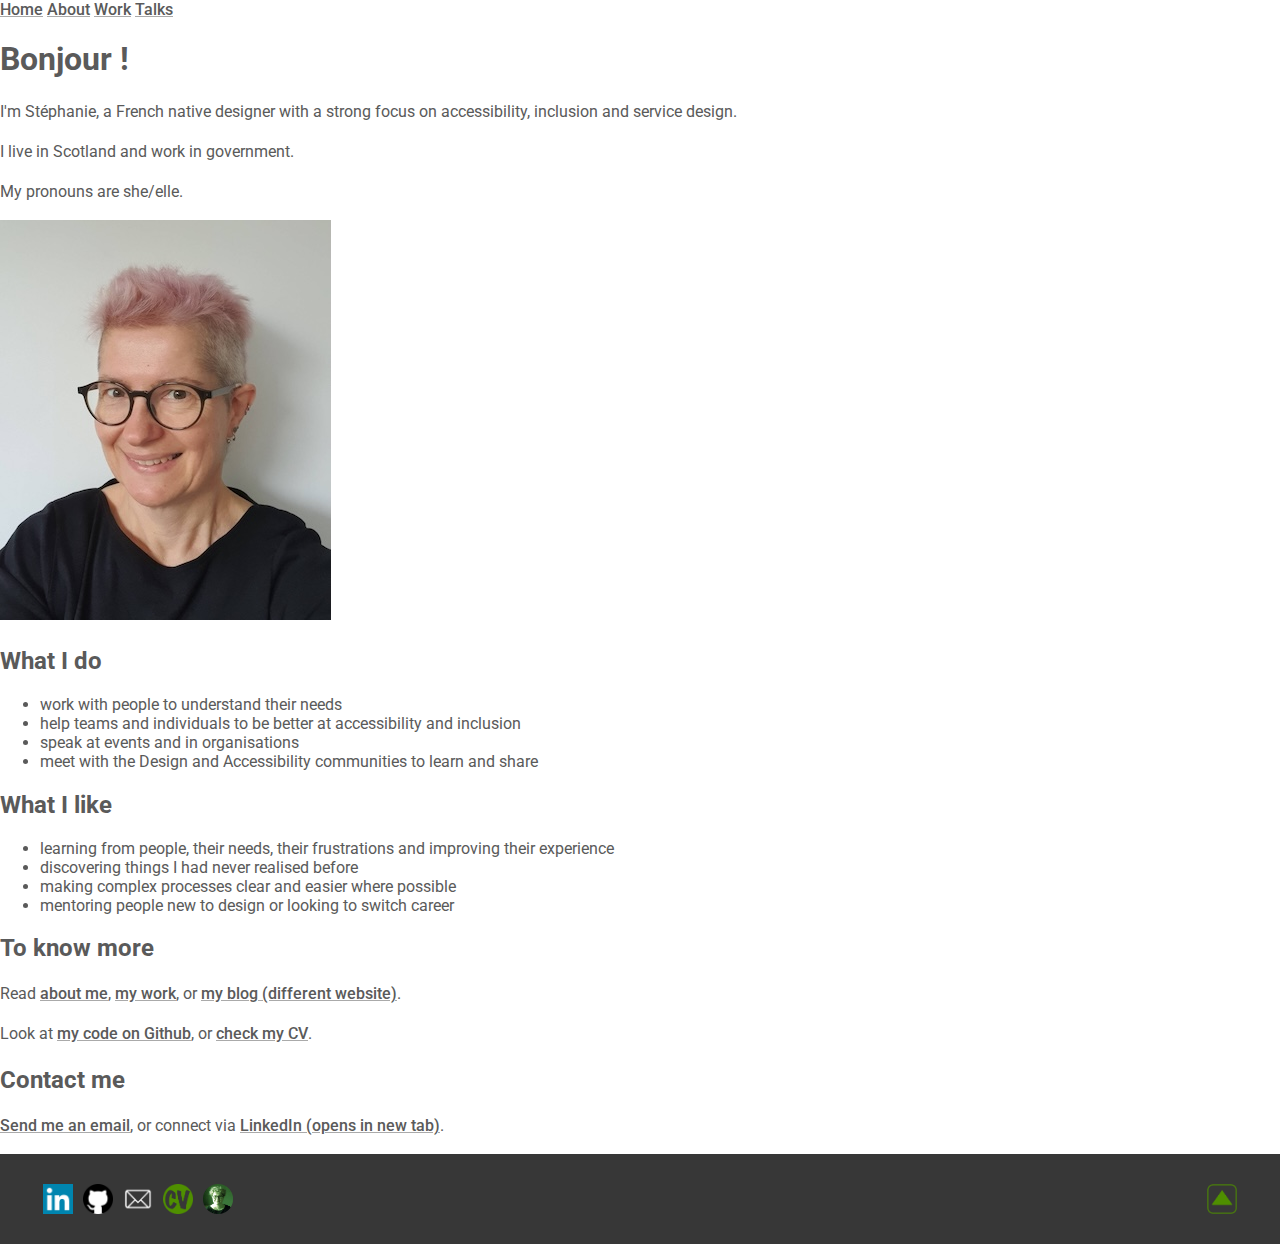
<file: index.html>
<!DOCTYPE html>
<html lang=en>
  <head>
    <title>Stéphanie KRUS - Home</title>

    <meta charset="utf-8">
    <meta http-equiv="X-UA-Compatible" content="IE=edge">
    <!-- Viewport mobile tag for sensible mobile support -->
    <meta name="viewport" content="width=device-width, initial-scale=1, maximum-scale=5">
    <!-- Name of web application (only should be used if the website is used as an app) -->
    <meta name="application-name" content="Stéphanie KRUS - Portfolio">
    <meta name="description" content="Portfolio - Stéphanie KRUS - Designer">
    <link rel="icon" href="assets/favicon.ico">

    <!--STYLES-->
    <link rel="stylesheet" href="assets/styles/myCss.css">
    <link type="text/css" rel="stylesheet" href="https://fonts.googleapis.com/css?family=Roboto:300,400,500,700">
    <!--STYLES END-->
  </head>

   <body>
      <header>
        <nav>
          <a href="#" class="on-the-page">Home</a>
          <a href="about.html">About</a>
          <a href="work.html">Work</a>
          <a href="talks.html">Talks</a>
      </nav>
      <!--img class="hero-img" src="assets/images/hero-home-11.jpg" alt="a pile of books, colourful cards from the Designer'scritical alphabet, plants, some sticky notes and a sharpie on a grey desk"/-->

      </header>
      
      <main>
          <h1 class="alt-h1">Bonjour !</h1>
          <p>I'm Stéphanie, a French native designer with a strong focus on accessibility, inclusion and service design.</p>
          <p>I live in Scotland and work in government.</p>
          <p>My pronouns are she/elle.</p>
          <p><img  class="profile" src="assets/images/profile.jpg" alt="profile picture where I'm smiling. I'm a middle age white woman with short pink hair and round glasses"></p>
  
          

          <h2>What I do</h2>
          <ul>
            <li>work with people to understand their needs</li>
            <li>help teams and individuals to be better at accessibility and inclusion</li>
            <li>speak at events and in organisations</li>
            <li>meet with the Design and Accessibility communities to learn and share</li>
          </ul>
  

          <h2>What I like</h2>
          <ul>
              <li>learning from people, their needs, their frustrations and improving their experience</li>
              <li>discovering things I had never realised before</li>
              <li>making complex processes clear and easier where possible</li>
              <li>mentoring people new to design or looking to switch career</li>
          </ul>


          <h2>To know more</h2>
          <p>Read <a href="about.html">about me</a>, <a href="work.html">my work</a>, or <a href="https://blog.chezleskrus.com">my blog (different website)</a>.</p>
          <p>Look at <a href="https://github.com/stephanie-K">my code on Github</a>,  or <a href="cv.html">check my CV</a>.</p>

          <h2>Contact me</h2>
          <p><a href="mailto:stephanie.krus@proton.me">Send me an email</a>, or connect via <a href="https://www.linkedin.com/in/stephanie-krus/" target="_blank" rel="noopener">LinkedIn (opens in new tab)</a>.</p>
         
          </main>
      
          <footer>  
              <a href="https://www.linkedin.com/in/stephanie-krus/"><img class="icon" src="assets/images/icons/linkedIn-icon.jpg" alt="go to my LinkedIn profile"></a>
              <a href="https://github.com/stephanie-K"><img class="icon" src="assets/images/icons/github-icon.png" alt="go to my Github account"></a>
              <a href="mailto:stephanie.krus@proton.me"><img class="icon" src="assets/images/icons/email-icon-white.png" alt="send me an email"></a>
              <a href="assets/CV-S-Krus-Oct25.pdf" download="CV-S-KRUS.pdf" target="_blank" rel="noopener"><img class="icon" src="assets/images/icons/CV-icon.png" alt="download my CV as a PDF file"></a>
              <a href="https://blog.chezleskrus.com/"><img class="icon" src="assets/images/icons/blog.png" alt="go to my blog"></a>
              <a href="#" class="to-right"><img class="icon" src="assets/images/icons/up-arrow-icon-green.png" alt="go back to the top"></a>
          </footer>

  </body>
</html>
</file>
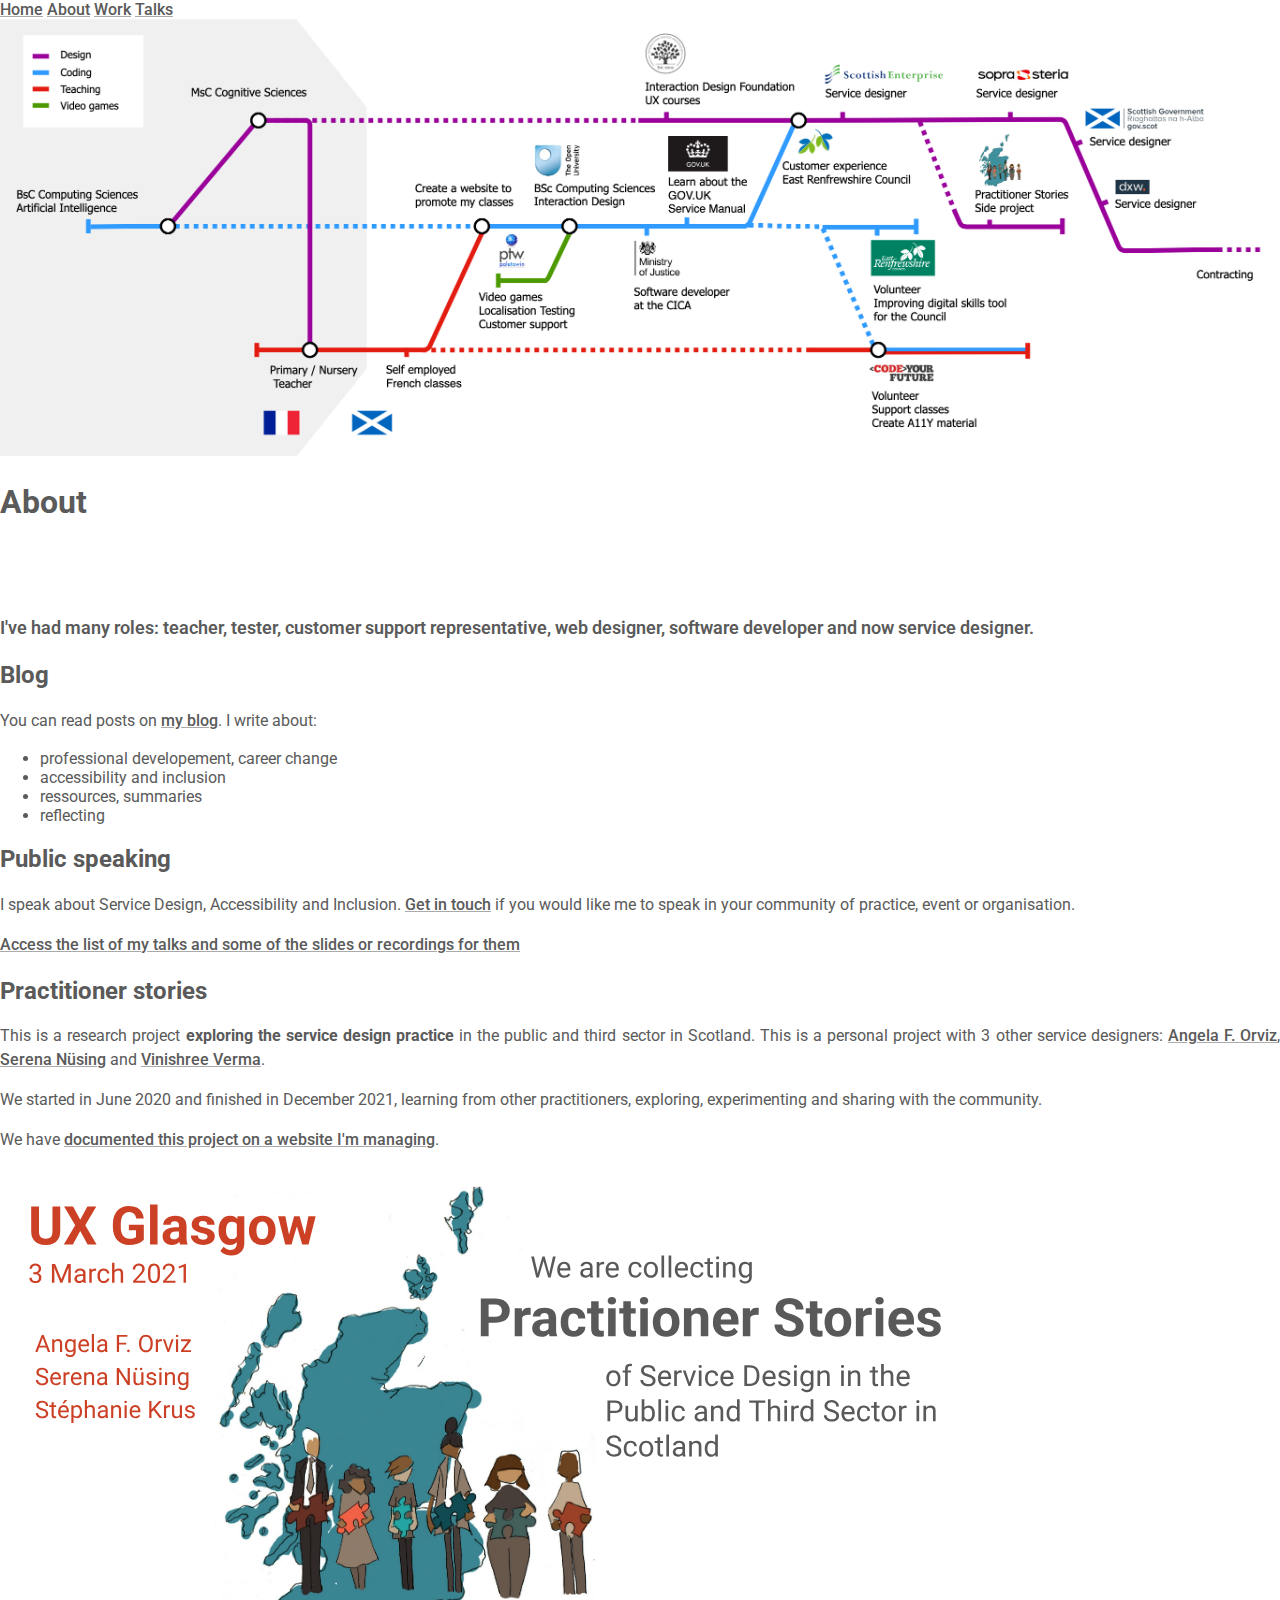
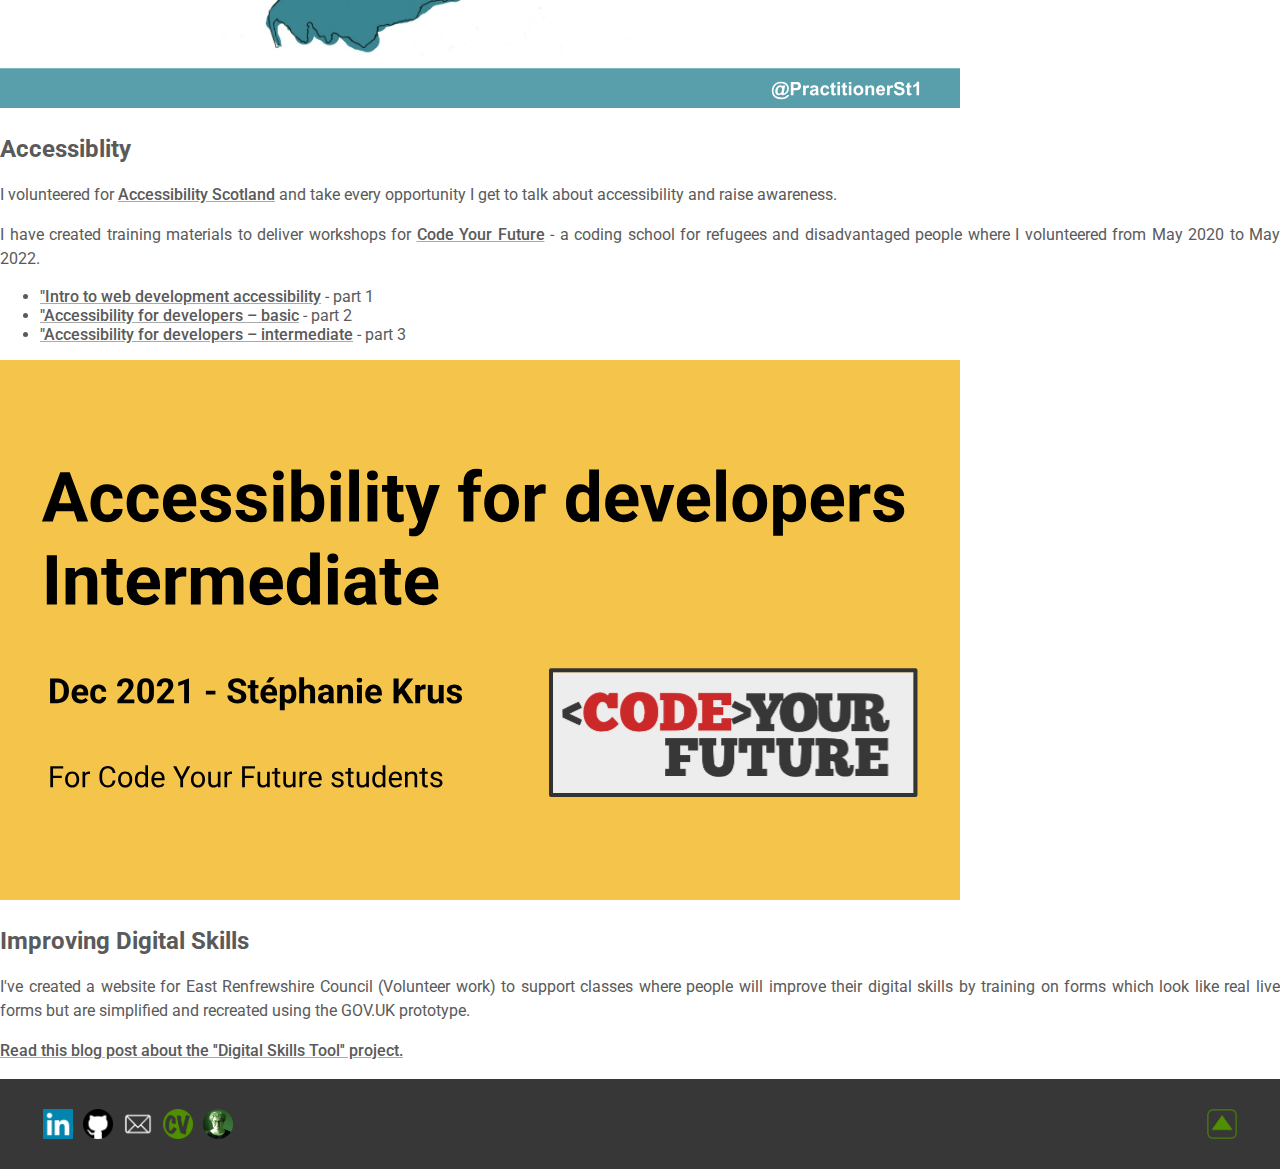
<file: about.html>
<!DOCTYPE html>
<html lang=en>
  <head>
    <title>About - Stéphanie KRUS</title>

    <meta charset="utf-8">
    <meta http-equiv="X-UA-Compatible" content="IE=edge">
    <!-- Viewport mobile tag for sensible mobile support -->
    <meta name="viewport" content="width=device-width, initial-scale=1, maximum-scale=5">
    <!-- Name of web application (only should be used if the website is used as an app) -->
    <meta name="application-name" content="Stéphanie KRUS - Portfolio">
    <meta name="description" content="Portfolio - Stéphanie KRUS - Designer">
    <link rel="icon" href="assets/favicon.ico">

    <!--STYLES-->
    <link type="text/css" rel="stylesheet" href="https://fonts.googleapis.com/css?family=Roboto:300,400,500,700">
    <link rel="stylesheet" href="assets/styles/myCss.css">
    <!--STYLES END-->
  </head>

  <body>

    <header>
      <nav>
        <a href="index.html">Home</a>
        <a href="#" class="on-the-page">About</a>
        <a href="work.html">Work</a>
        <a href="talks.html">Talks</a>
    </nav>

    <img class="hero-img" src="assets/images/herotubeMapMe.png" alt="my professional journey as a tube map with different lines for design, coding, teaching, video games and accessibility, to illustrate my different roles, side projects and public speaking">

    </header>
  
    <main>
      <h1 class="alt-h1">About</h1>
      <p class="lead">I've had many roles: teacher, tester, customer support representative, web designer, software developer and now service designer.</p>

   


      <h2>Blog</h2>
      <p>You can read posts on <a href="https://blog.chezleskrus.com">my blog</a>. I write about:</p>
      <ul>
         <li>professional developement, career change</li>
         <li>accessibility and inclusion</li>
         <li>ressources, summaries</li>
         <li>reflecting</li>
      </ul>

      <h2>Public speaking</h2>
      <p>I speak about Service Design, Accessibility and Inclusion. <a href="mailto:french@chezleskrus.com?Subject=Portfolio%20-%20contact">Get in touch</a> if you would like me to speak in your community of practice, event or organisation.</p>
      <p><a href="talks.html">Access the list of my talks and some of the slides or recordings for them</a></p>


      <h2>Practitioner stories</h2>
      <p>This is a research project <strong>exploring the service design practice</strong> in the public and third sector in Scotland. This is a personal project with 3 other service designers: <a href="https://www.linkedin.com/in/aforviz/">Angela F. Orviz</a>, <a href="https://www.linkedin.com/in/serena-n%C3%BCsing-543295173/">Serena Nüsing</a> and <a href="https://www.linkedin.com/in/vinishree-verma-2a31056/">Vinishree Verma</a>.</p>
      <p>We started in June 2020 and finished in December 2021, learning from other practitioners, exploring, experimenting and sharing with the community.</p>
      <p>We have <a href="https://stephanie-k.github.io/practitioner-stories/">documented this project on a website I'm managing</a>.</p>
      <p><img  src="assets/images/UX-Glasgow.svg" alt="Slide with the text stating UX Glasgow, We are collecting Practitioner Stories, the name of the 3 authors at the time and an illustration with a map of Scotland in blue and people in front of it holding a piece of a jigsaw" class="img-three-quarters-width"></p>

      <h2>Accessiblity</h2>
      <p>I volunteered for <a href="https://accessibility.scot/">Accessibility Scotland</a> and take every opportunity I get to talk about accessibility and raise awareness.</p>
      <p>I have created training materials to deliver workshops for <a href="https://codeyourfuture.io/">Code Your Future</a> - a coding school for refugees and disadvantaged people where I volunteered from May 2020 to May 2022.</p>
      <ul>
        <li><a href="https://docs.google.com/presentation/d/1Q66bJzM31PgLpoH2MFOvz3UYV4bZ8paXIYLw_XEfFVM/edit?usp=sharing">"Intro to web development accessibility</a> - part 1</li>
        <li><a href="https://docs.google.com/presentation/d/1xi476vvalPFjTUqOZkxjxrp8DNUnBuEp1t8JHhnBLY8/edit?usp=sharing">"Accessibility for developers – basic</a> - part 2</li>
        <li><a href="https://docs.google.com/presentation/d/1tNa3ikSjRUMehBAWciUCaY-ziNPPQ__majVV2NFQIpo/edit?usp=sharing">"Accessibility for developers – intermediate</a> - part 3</li>
      </ul>
      <p><img  src="assets/images/A11yfor-dev-intermediate-CYF.svg" alt="yellow slide of one of the presentation for accessibility for developers intermediate, my name and the code your future logo" class="img-three-quarters-width"></p>

      
      <h2>Improving Digital Skills</h2>
      <p>I've created a website for East Renfrewshire Council (Volunteer work) to support classes where people will improve their digital skills by training on forms which look like real live forms but are simplified and recreated using the GOV.UK prototype.</p>
      <p><a href="https://blog.chezleskrus.com/2020/08/01/improving-digital-skills-a-tool-using-the-gov-uk-prototype-kit-part-2/">Read this blog post about the ''Digital Skills Tool'' project.</a></p>

    </main>
      
    <footer>  
      <a href="https://www.linkedin.com/in/stephanie-krus/"><img class="icon" src="assets/images/icons/linkedIn-icon.jpg" alt="go to my LinkedIn profile"></a>
      <a href="https://github.com/stephanie-K"><img class="icon" src="assets/images/icons/github-icon.png" alt="go to my Github account"></a>
      
      <a href="mailto:french@chezleskrus.com"><img class="icon" src="assets/images/icons/email-icon-white.png" alt="send me an email"></a>
      <a href="assets/CV-S-Krus-Oct25.pdf" download="CV-S-KRUS.pdf" target="_blank" rel="noopener"><img class="icon" src="assets/images/icons/CV-icon.png" alt="download my CV as a PDF file"></a>
      <a href="https://blog.chezleskrus.com/"><img class="icon" src="assets/images/icons/blog.png" alt="go to my blog"></a>
      <a href="#" class="to-right"><img class="icon" src="assets/images/icons/up-arrow-icon-green.png" alt="go back to the top"></a>
  </footer>

  </body>
</html>
</file>
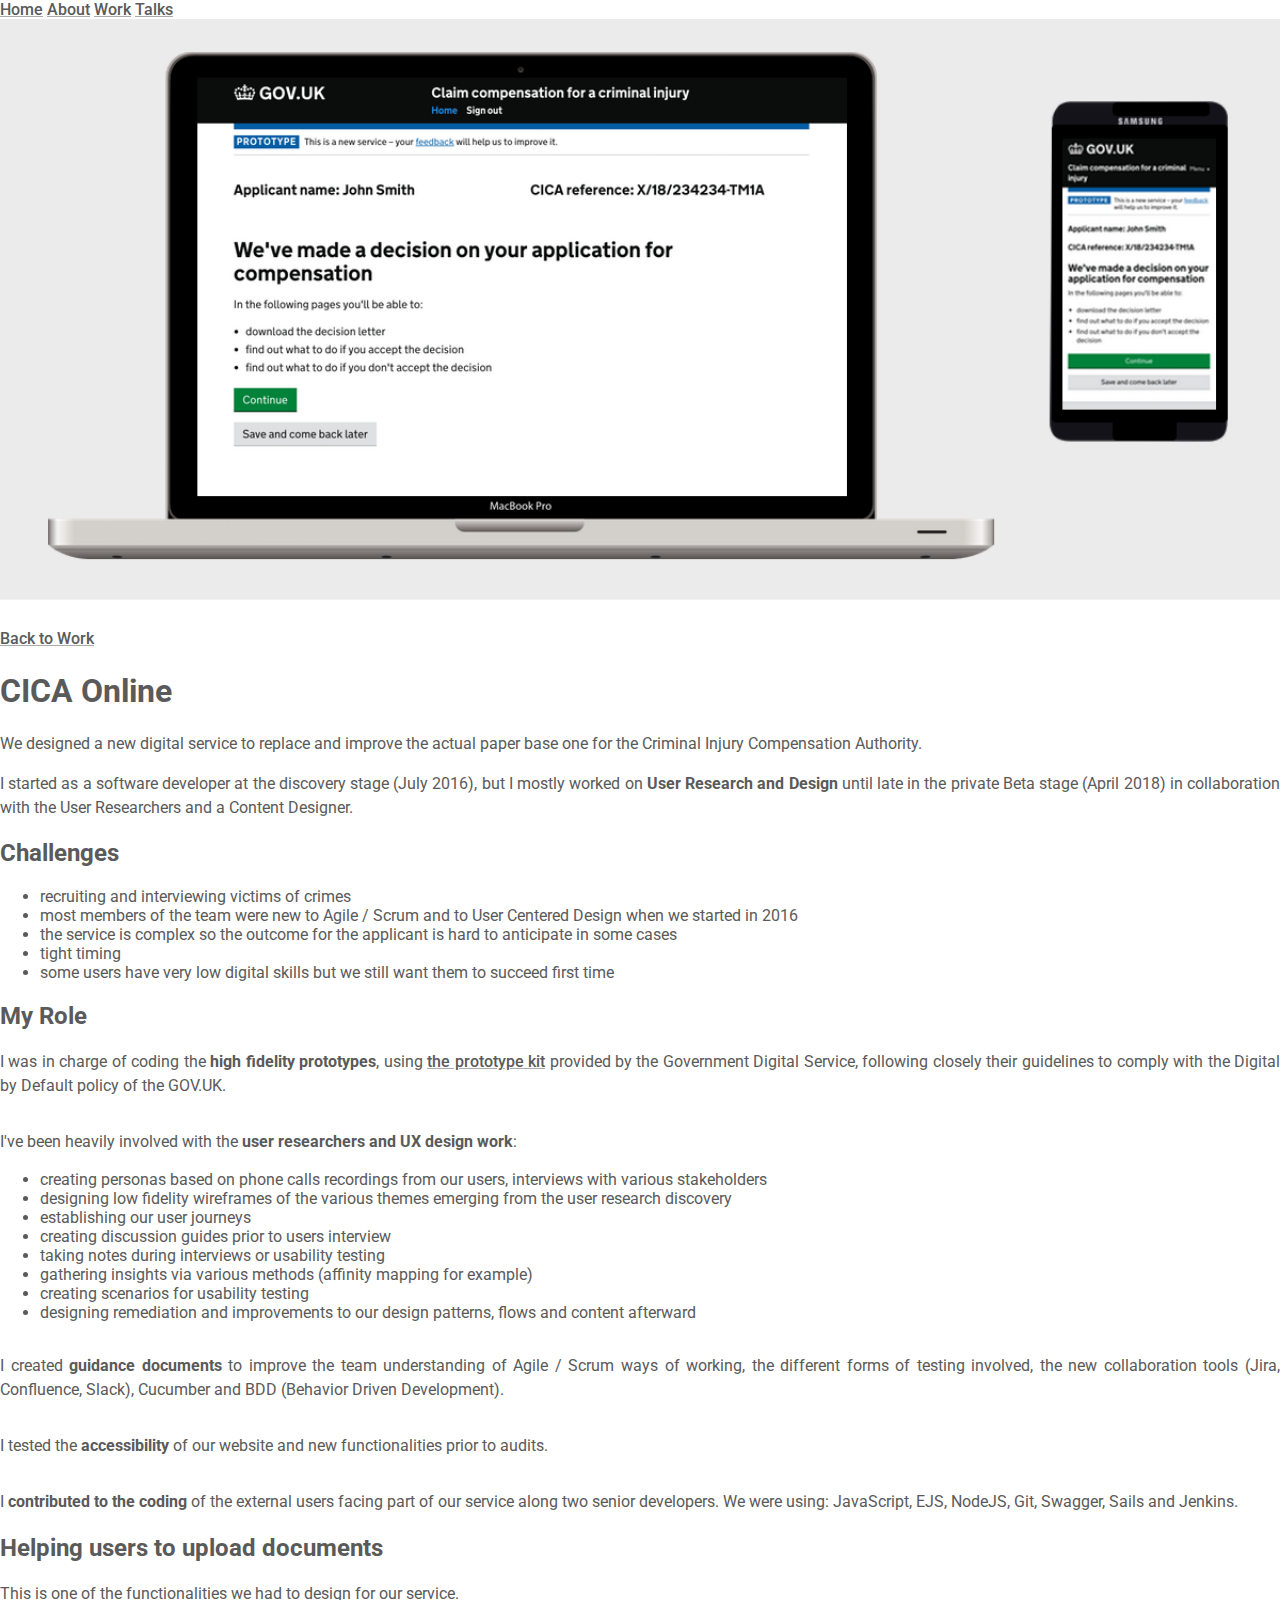
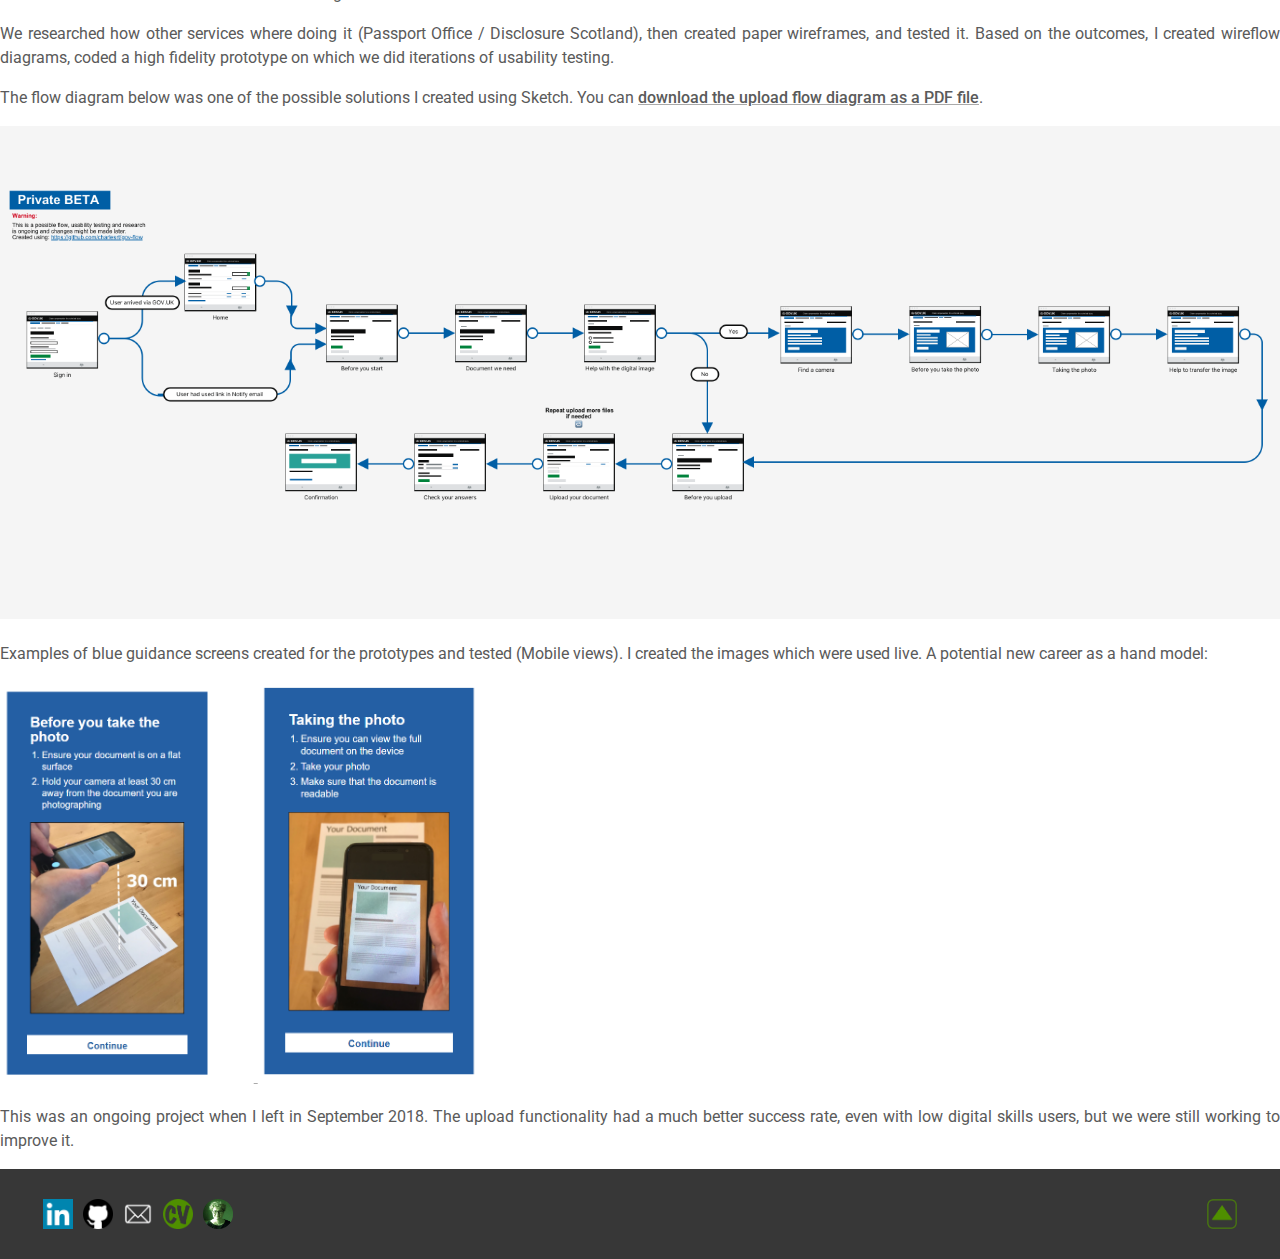
<file: cica.html>
<!DOCTYPE html>
<html lang=en>
  <head>
    <title>CICA Online - Stéphanie KRUS</title>

    <meta charset="utf-8">
    <meta http-equiv="X-UA-Compatible" content="IE=edge">
    <!-- Viewport mobile tag for sensible mobile support -->
    <meta name="viewport" content="width=device-width, initial-scale=1, maximum-scale=5">
    <!-- Name of web application (only should be used if the website is used as an app) -->
    <meta name="application-name" content="Stéphanie KRUS - Portfolio">
    <meta name="description" content="Portfolio - Stéphanie KRUS - Designer">
    <link rel="icon" href="assets/favicon.ico">

    <!--STYLES-->
    <link rel="stylesheet" href="assets/styles/myCss.css">
    <link type="text/css" rel="stylesheet" href="https://fonts.googleapis.com/css?family=Roboto:300,400,500,700">
    <!--STYLES END-->
  </head>

  <body>

    <header>
      <nav>
          <a href="index.html">Home</a>
          <a href="about.html">About</a>
          <a href="work.html">Work</a>
          <a href="talks.html">Talks</a>
      </nav>
        <img class="hero-img" src="assets/images/hero-cica-2.png" alt="Prototype screens of the CICA new system.">
    </header>

    <main>
        <p><a href="work.html" class="big-link">Back to Work</a></p>
        <h1 class="alt-h1">CICA Online</h1>
    
        <p>We designed a new digital service to replace and improve the actual paper base one for the Criminal Injury Compensation Authority.</p>
        <p>I started as a software developer at the discovery stage (July 2016), but I mostly worked on <strong>User Research and Design</strong> until late in the private Beta stage (April 2018) in collaboration with the User Researchers and a Content Designer.</p>
        
        
        <h2>Challenges</h2>
        <ul>
          <li>recruiting and interviewing victims of crimes</li>
          <li>most members of the team were new to Agile / Scrum and to User Centered Design when we started in 2016</li>
          <li>the service is complex so the outcome for the applicant is hard to anticipate in some cases</li>
          <li>tight timing</li>
          <li>some users have very low digital skills but we still want them to succeed first time</li>
        </ul>
       
        <h2>My Role</h2>
        <p>I was in charge of coding the <strong>high fidelity prototypes</strong>, using <a href="https://govuk-prototype-kit.herokuapp.com/docs">the prototype kit</a> provided by the Government Digital Service, following closely their guidelines to comply with the Digital by Default policy of the GOV.UK.</p>
        <p class="margin-top-2">I've been heavily involved with the <strong>user researchers and UX design work</strong>:</p>
        <uL>
          <li>creating personas based on phone calls recordings from our users, interviews with various stakeholders</li>
          <li>designing low fidelity wireframes of the various themes emerging from the user research discovery</li>
          <li>establishing our user journeys</li>
          <li>creating discussion guides prior to users interview</li>
          <li>taking notes during interviews or usability testing</li>
          <li>gathering insights via various methods (affinity mapping for example)</li>
          <li>creating scenarios for usability testing</li>
          <li>designing remediation and improvements to our design patterns, flows and content afterward</li>
        </uL>
        <p class="margin-top-2">I created <strong>guidance documents</strong> to improve the team understanding of Agile / Scrum ways of working, the different forms of testing involved, the new collaboration tools (Jira, Confluence, Slack), Cucumber and BDD (Behavior Driven Development).</p>
        <p class="margin-top-2">I tested the <strong>accessibility</strong> of our website and new functionalities prior to audits.</p>
        <p class="margin-top-2">I <strong>contributed to the coding</strong> of the external users facing part of our service along two senior developers. We were using: JavaScript, EJS, NodeJS, Git, Swagger, Sails and Jenkins.</p>

        <h2>Helping users to upload documents</h2>
        <p>This is one of the functionalities we had to design for our service.</p>
        <p>We researched how other services where doing it (Passport Office / Disclosure Scotland), then created paper wireframes, and tested it. Based on the outcomes, I created wireflow diagrams, coded a high fidelity prototype on which we did iterations of usability testing.</p>
        <p>The flow diagram below was one of the possible solutions I created using Sketch. You can <a href="assets/CICA-flow-upload.pdf" download="Upload_flow_diagram.pdf">download the upload flow diagram as a PDF file</a>.</p>
        <p>
          <a href="assets/images/hero-cica-1.png" target="_blank" rel="noopener">
            <img class="img-full-width" src="assets/images/hero-cica-1.png" alt="Flow diagram for uploading a document. Opens in a new tab">
          </a>
        </p>
        
        <p>Examples of blue guidance screens created for the prototypes and tested (Mobile views). I created the images which were used live. A potential new career as a hand model:</p>
        <p>
          <a href="assets/images/upload1.png" target="_blank" rel="noopener">
            <img class="img-mobile-screen" src="assets/images/upload1.png" alt="Guidance screen before you take the photo. Opens in a new tab">
          </a>
          <a href="assets/images/upload2.png" target="_blank" rel="noopener">
            <img class="img-mobile-screen" src="assets/images/upload2.png" alt="Guidance screen to take the photo. Opens in a new tab">
          </a>
        </p>
        
        <p>This was an ongoing project when I left in September 2018. The upload functionality had a much better success rate, even with low digital skills users, but we were still working to improve it.</p>

    </main>
    
    <footer>  
      <a href="https://www.linkedin.com/in/stephanie-krus/"><img class="icon" src="assets/images/icons/linkedIn-icon.jpg" alt="go to my LinkedIn profile"></a>
      <a href="https://github.com/stephanie-K"><img class="icon" src="assets/images/icons/github-icon.png" alt="go to my Github account"></a>
      
      <a href="mailto:stephanie.krus@proton.me"><img class="icon" src="assets/images/icons/email-icon-white.png" alt="send me an email"></a>
      <a href="assets/CV-S-Krus-Oct25.pdf" download="CV-S-KRUS.pdf" target="_blank" rel="noopener"><img class="icon" src="assets/images/icons/CV-icon.png" alt="download my CV as a PDF file"></a>
      <a href="https://blog.chezleskrus.com/"><img class="icon" src="assets/images/icons/blog.png" alt="go to my blog"></a>
      <a href="#" class="to-right"><img class="icon" src="assets/images/icons/up-arrow-icon-green.png" alt="go back to the top"></a>
  </footer>

  </body>
</html>
</file>
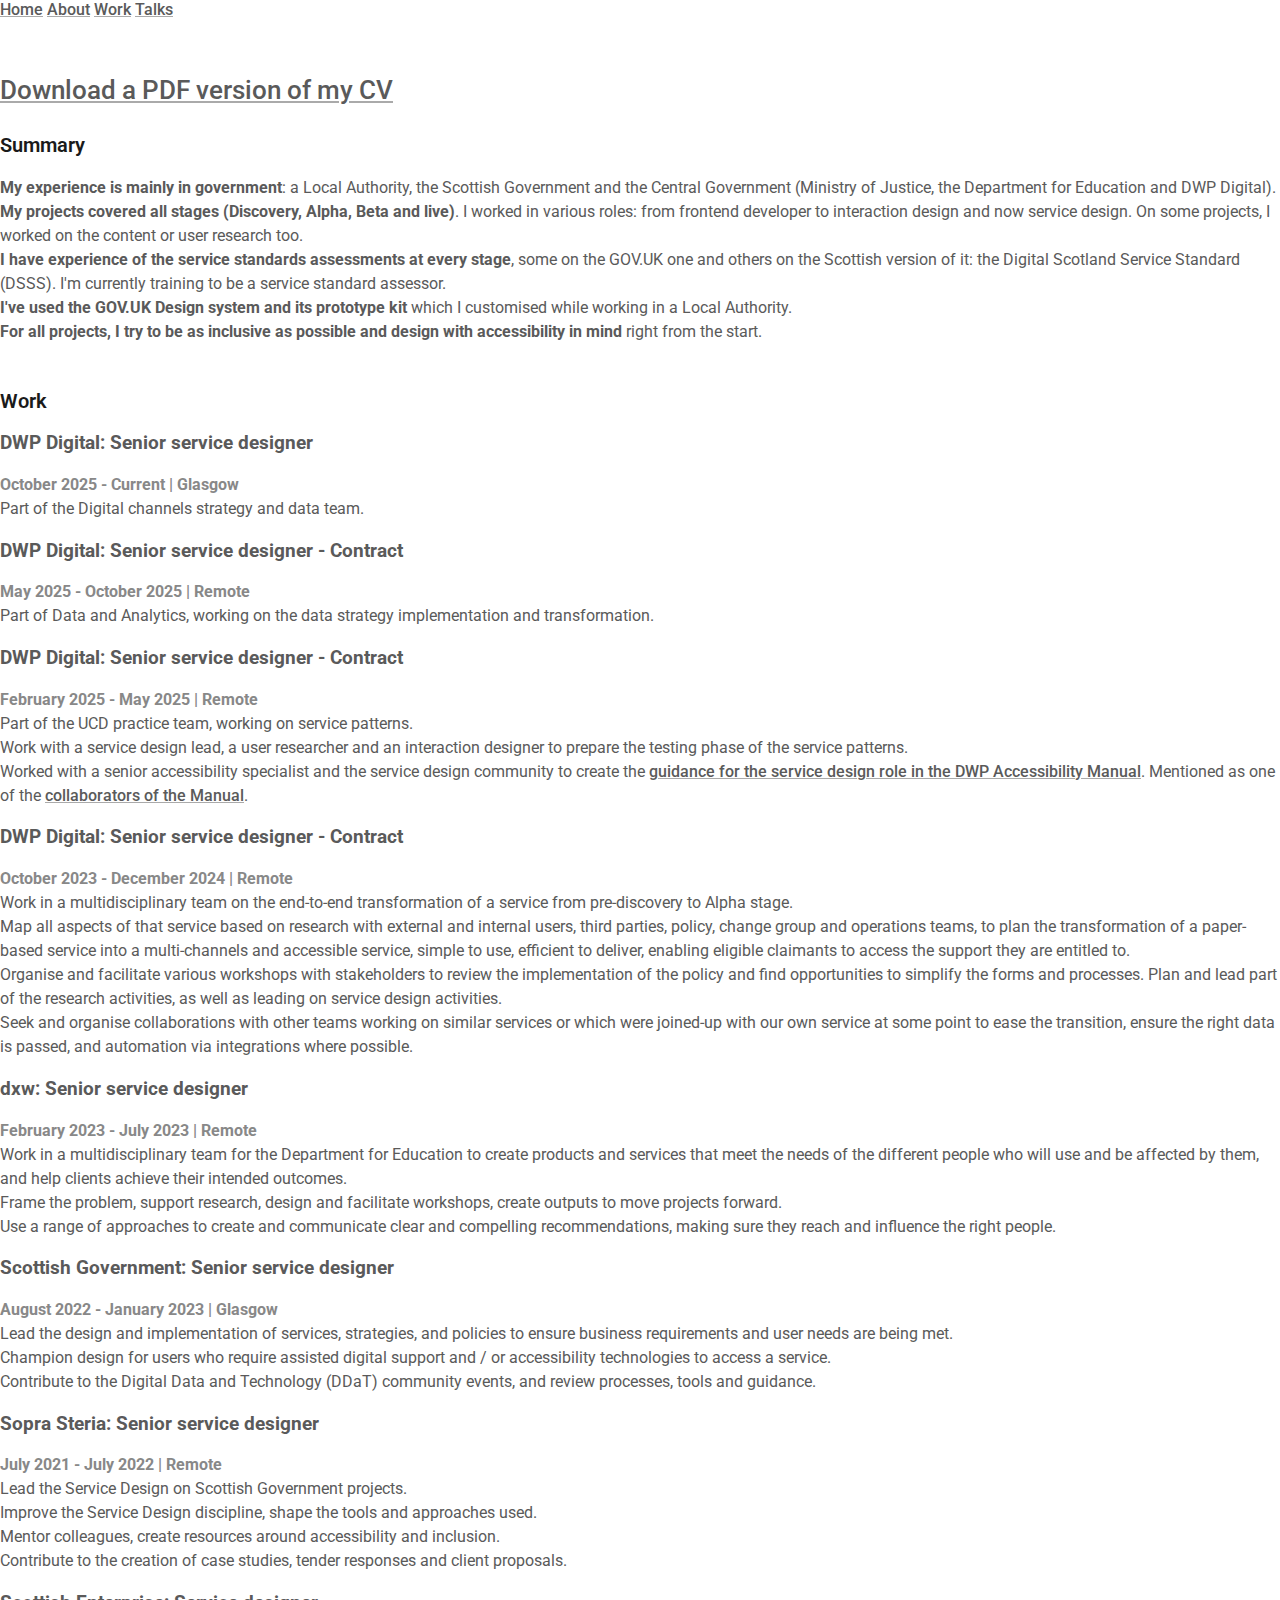
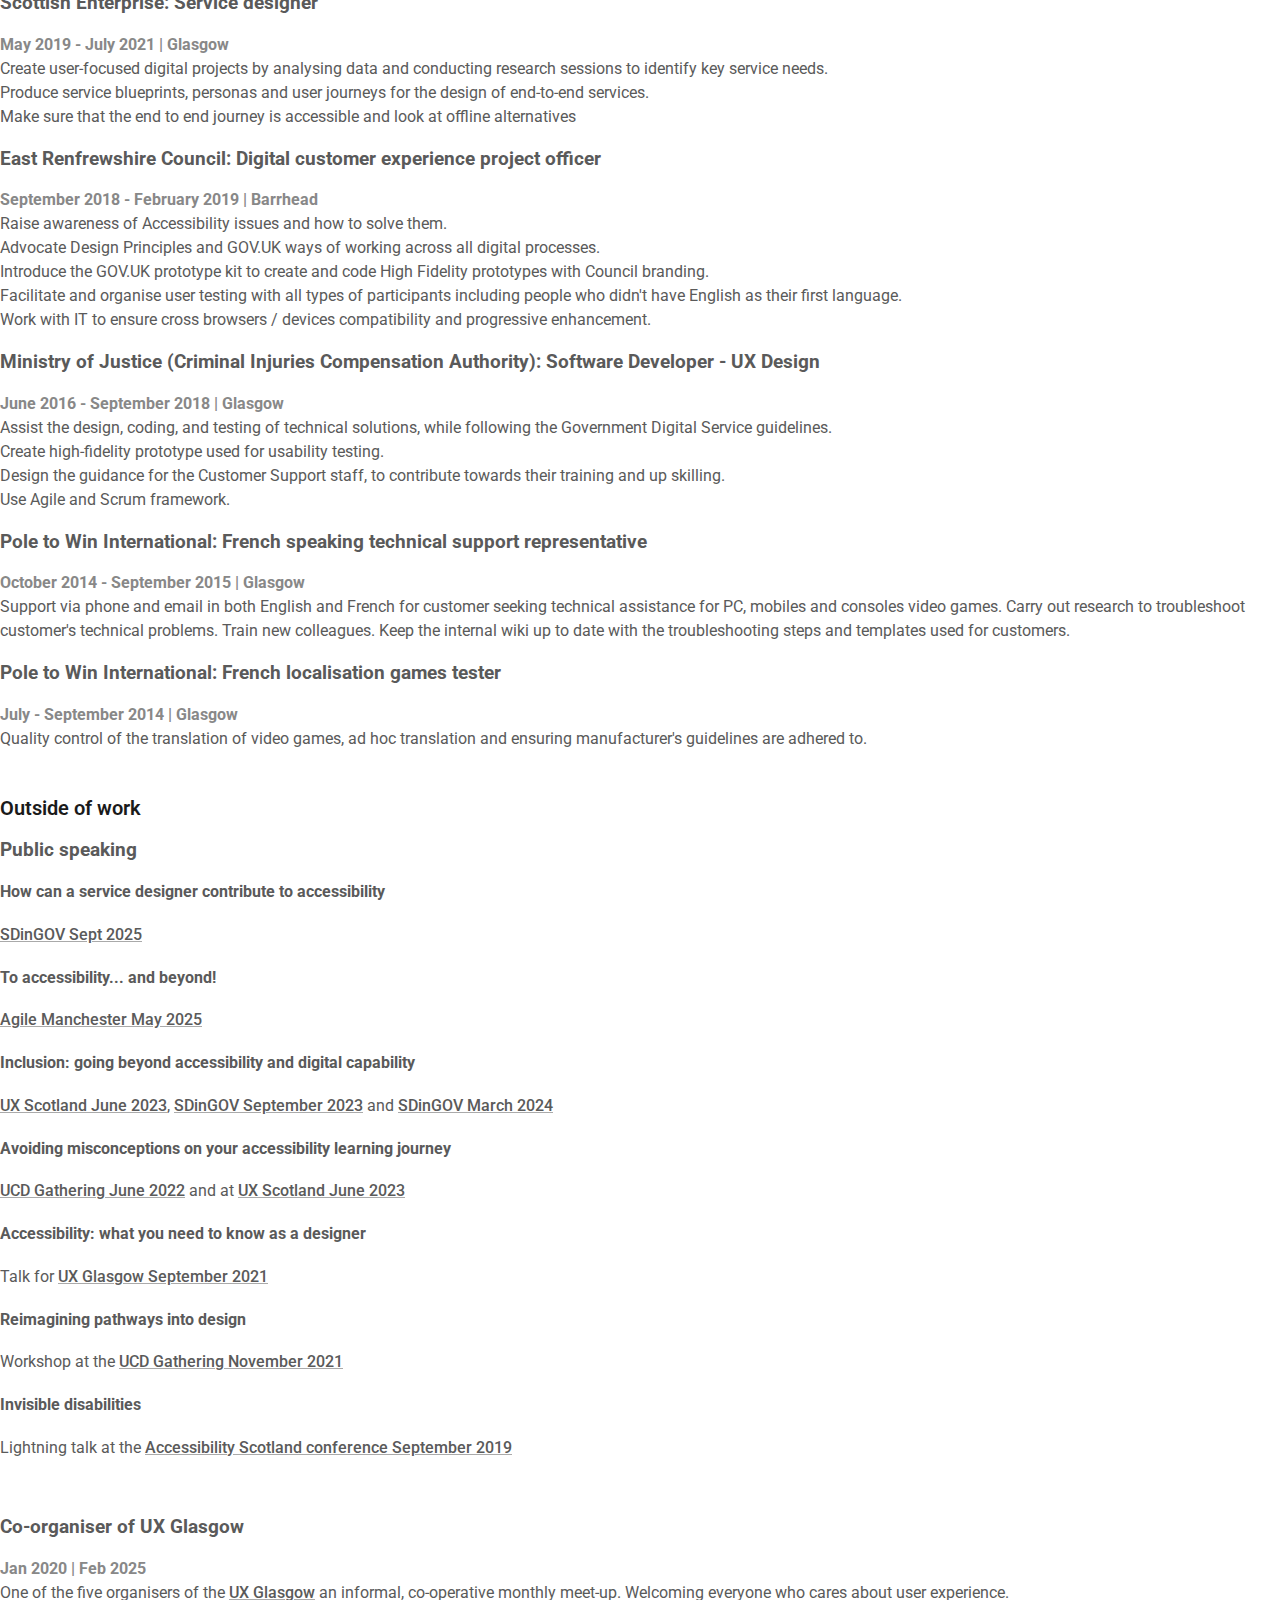
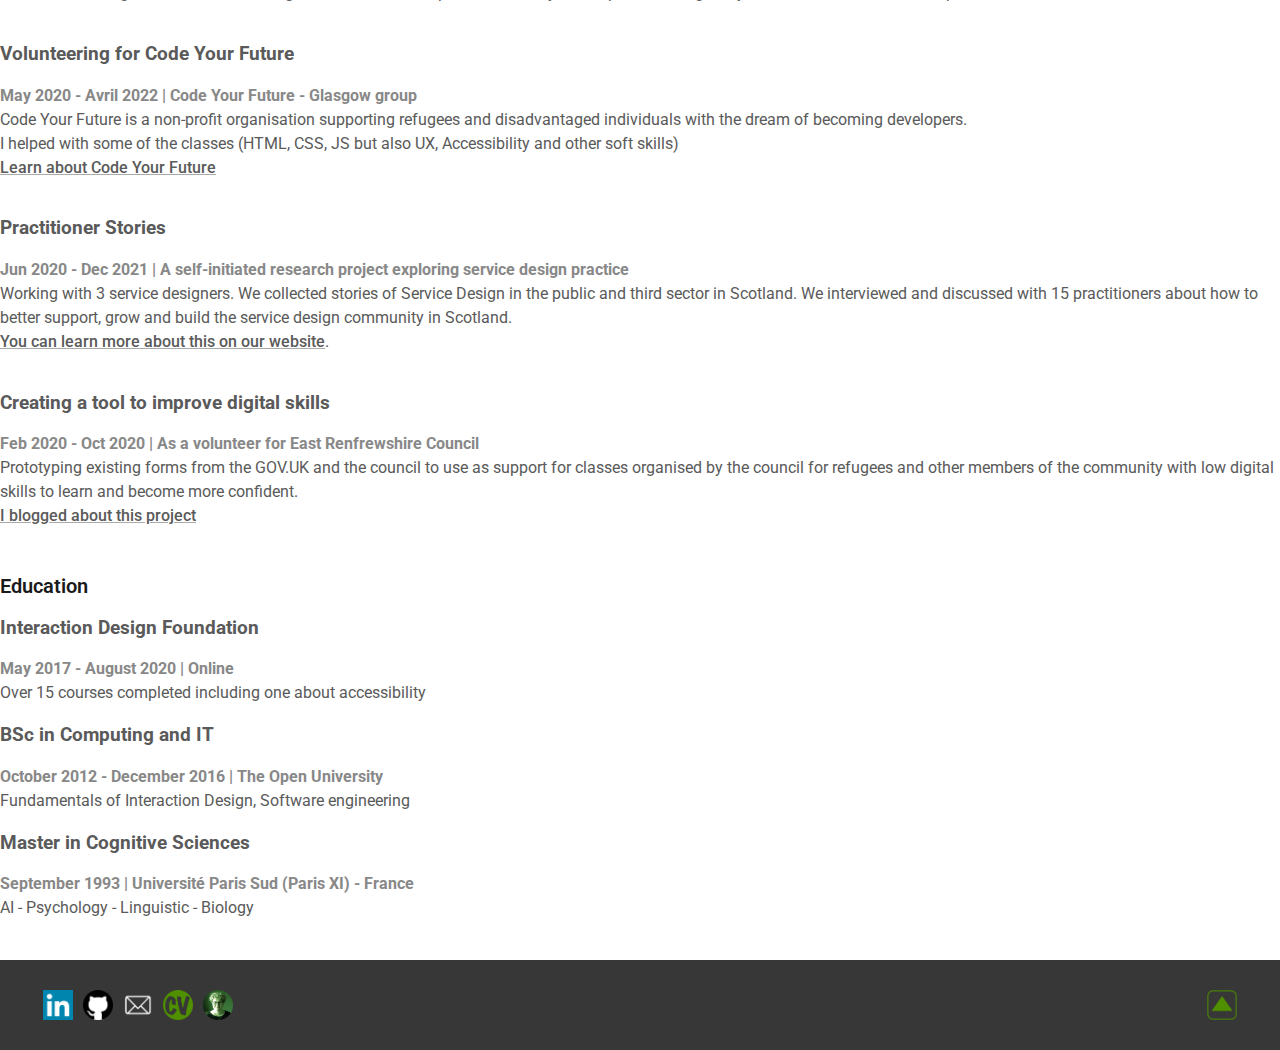
<file: cv.html>
<!DOCTYPE html>
<html lang=en>
  <head>
    <title>CV - Stéphanie KRUS</title>

    <meta charset="utf-8">
    <meta http-equiv="X-UA-Compatible" content="IE=edge">
    <!-- Viewport mobile tag for sensible mobile support -->
    <meta name="viewport" content="width=device-width, initial-scale=1, maximum-scale=5">
    <!-- Name of web application (only should be used if the website is used as an app) -->
    <meta name="application-name" content="Stéphanie KRUS - Portfolio">
    <meta name="description" content="Portfolio - Stéphanie KRUS - Designer">
    <link rel="icon" href="assets/favicon.ico">

    <!--STYLES-->
    <link type="text/css" rel="stylesheet" href="https://fonts.googleapis.com/css?family=Roboto:300,400,500,700">
    <link rel="preconnect" href="https://fonts.googleapis.com">
    <link rel="preconnect" href="https://fonts.gstatic.com" crossorigin>
    <link href="https://fonts.googleapis.com/css2?family=Roboto+Condensed:wght@700&display=swap" rel="stylesheet">
    <link rel="stylesheet" href="assets/styles/myCss.css">
    <!--STYLES END-->
  </head>

  <body>

    <header>
      <nav>
        <a href="index.html">Home</a>
        <a href="about.html">About</a>
        <a href="work.html">Work</a>
        <a href="talks.html">Talks</a>
    </nav>
    </header>

    <main>
      <div class="cv">
      <h1><a class="inverted" href="assets/CV-S-Krus-Oct25.pdf" download="CV-S-KRUS.pdf" target="_blank" rel="noopener">Download a PDF version of my CV</a></h1>
      
      <h2 class="alt-h2">Summary</h2>
      <br>
      <p><strong>My experience is mainly in government</strong>: a Local Authority, the Scottish Government and the Central Government (Ministry of Justice, the Department for Education and DWP Digital).</p>
      <p><strong>My projects covered all stages (Discovery, Alpha, Beta and live)</strong>. I worked in various roles: from frontend developer to interaction design and now service design. On some projects, I worked on the content or user research too.</p>
      <p><strong>I have experience of the service standards assessments at every stage</strong>, some on the GOV.UK one and others on the Scottish version of it: the Digital Scotland Service Standard (DSSS). I'm currently training to be a service standard assessor.</p>
      <p><strong>I've used the GOV.UK Design system and its prototype kit</strong> which I customised while working in a Local Authority.</p>
      <p><strong>For all projects, I try to be as inclusive as possible and design with accessibility in mind</strong> right from the start. </p>
      <br>
      <h2 class="alt-h2">Work</h2>


      <h3>DWP Digital: Senior service designer</h3>
      <p class="date">October 2025 - Current | Glasgow</p>
      <p>Part of the Digital channels strategy and data team.</p>

      <h3>DWP Digital: Senior service designer - Contract </h3>
      <p class="date">May 2025 - October 2025 | Remote</p>
      <p>Part of Data and Analytics, working on the data strategy implementation and transformation.</p>

      <h3>DWP Digital: Senior service designer - Contract </h3>
      <p class="date">February 2025 - May 2025 | Remote</p>
      <p>Part of the UCD practice team, working on service patterns.</p>
      <p>Work with a service design lead, a user researcher and an interaction designer to prepare the testing phase of the service patterns.</p>
      <p>Worked with a senior accessibility specialist and the service design community to create the <a href="https://accessibility-manual.dwp.gov.uk/guidance-for-your-job-role/service-designer" >guidance for the service design role in the DWP Accessibility Manual</a>. Mentioned as one of the <a href="https://accessibility-manual.dwp.gov.uk/community" >collaborators of the Manual</a>.</p>
    
      <h3>DWP Digital: Senior service designer - Contract </h3>
      <p class="date">October 2023 - December 2024 | Remote</p>
      <p>Work in a multidisciplinary team on the end-to-end transformation of a service from pre-discovery to Alpha stage.</p>
      <p>Map all aspects of that service based on research with external and internal users, third parties, policy, change group and operations teams, to plan the transformation of a paper-based service into a multi-channels and accessible service, simple to use, efficient to deliver, enabling eligible claimants to access the support they are entitled to. </p>
      <p>Organise and facilitate various workshops with stakeholders to review the implementation of the policy and find opportunities to simplify the forms and processes. Plan and lead part of the research activities, as well as leading on service design activities.</p>
      <p>Seek and organise collaborations with other teams working on similar services or which were joined-up with our own service at some point to ease the transition, ensure the right data is passed, and automation via integrations where possible.</p>


      <h3>dxw: Senior service designer</h3>
      <p class="date">February 2023 - July 2023 | Remote</p>
      <p>Work in a multidisciplinary team for the Department for Education to create products and services that meet the needs of the different people who will use and be affected by them, and help clients achieve their intended outcomes.</p>
      <p>Frame the problem, support research, design and facilitate workshops, create outputs to move projects forward.</p>
      <p>Use a range of approaches to create and communicate clear and compelling recommendations, making sure they reach and influence the right people.</p>


      <h3>Scottish Government: Senior service designer</h3>
      <p class="date">August 2022 - January 2023 | Glasgow</p>
      <p>Lead the design and implementation of services, strategies, and policies to ensure business requirements and user needs are being met.</p>
      <p>Champion design for users who require assisted digital support and / or accessibility technologies to access a service.</p>
      <p>Contribute to the Digital Data and Technology (DDaT) community events, and review processes, tools and guidance.</p>


      <h3>Sopra Steria: Senior service designer</h3>
      <p class="date">July 2021 - July 2022 | Remote</p>
      <p>Lead the Service Design on Scottish Government projects.</p>
      <p>Improve the Service Design discipline, shape the tools and approaches used.</p>
      <p>Mentor colleagues, create resources around accessibility and inclusion.</p>
      <p>Contribute to the creation of case studies, tender responses and client proposals.</p>


      <h3>Scottish Enterprise: Service designer</h3>
      <p class="date">May 2019 - July 2021 | Glasgow</p>
      <p>Create user-focused digital projects by analysing data and conducting research sessions to identify key service needs.</p>
      <p>Produce service blueprints, personas and user journeys for the design of end-to-end services.</p>
      <p>Make sure that the end to end journey is accessible and look at offline alternatives</p>


      <h3>East Renfrewshire Council: Digital customer experience project officer</h3>
      <p class="date">September 2018 - February 2019 | Barrhead</p>
      <p>Raise awareness of Accessibility issues and how to solve them.</p>
      <p>Advocate Design Principles and GOV.UK ways of working across all digital processes. </p>
      <p>Introduce the GOV.UK prototype kit to create and code High Fidelity prototypes with Council branding.</p>
      <p>Facilitate and organise user testing with all types of participants including people who didn't have English as their first language.</p>
      <p>Work with IT to ensure cross browsers / devices compatibility and progressive enhancement.</p>
      
      
      <h3>Ministry of Justice (Criminal Injuries Compensation Authority): Software Developer - UX Design</h3>
      <p class="date">June 2016 - September 2018 | Glasgow</p>
      <p>Assist the design, coding, and testing of technical solutions, while following the Government Digital Service guidelines.</p>
      <p>Create high-fidelity prototype used for usability testing.</p>
      <p>Design the guidance for the Customer Support staff, to contribute towards their training and up skilling.</p>
      <p>Use Agile and Scrum framework.</p>

      <h3>Pole to Win International: French speaking technical support representative</h3>
      <p class="date">October 2014 - September 2015 | Glasgow</p>
      <p>Support via phone and email in both English and French for customer seeking technical assistance for PC, mobiles and consoles video games. Carry out research to troubleshoot customer's technical problems. Train new colleagues. Keep the internal wiki up to date with the troubleshooting steps and templates used for customers.</p>
      
      <h3>Pole to Win International: French localisation games tester</h3>
      <p class="date">July - September 2014 | Glasgow</p>
      <p>Quality control of the translation of video games, ad hoc translation and ensuring manufacturer's guidelines are adhered to.</p>
<br>

      <h2 class="alt-h2">Outside of work</h2>

        <h3>Public speaking</h3>
        <h4>How can a service designer contribute to accessibility</h4>
         <p><a href="https://govservicedesign.net/programme/how-service-designer-can-contribute-accessibility">SDinGOV Sept 2025</a></p>
          <h4>To accessibility... and beyond!</h4>
          <p><a href="https://agilemanchester.net/programme/accessibility-and-beyond">Agile Manchester May 2025</a></p>
          <h4>Inclusion: going beyond accessibility and digital capability</h4>
            <p><a href="https://uxscotland.net/programme/inclusion-going-beyond-accessibility-and-digital-capability">UX Scotland June 2023</a>, <a href="https://govservicedesign.net/programme/inclusion-going-beyond-accessibility-digital-capability">SDinGOV September 2023</a> and <a href="https://virtual.sdingov.net/programme/inclusion-going-beyond-accessibility-digital-capability">SDinGOV March 2024</a></p>
          <h4>Avoiding misconceptions on your accessibility learning journey</h4>
          <p><a href="https://www.ucdgathering.net/programme/avoiding-misconceptions-your-accessibility-learning-journey">UCD Gathering June 2022</a> and at <a href="https://uxscotland.net/programme/7-misconceptions-about-accessibility">UX Scotland June 2023</a></p>
          <h4>Accessibility: what you need to know as a designer</h4>
          <p>Talk for <a href="https://uxglasgow.co.uk/events/accessibility-what-you-need-to-know">UX Glasgow September 2021</a></p>
          <h4>Reimagining pathways into design</h4>
          <p>Workshop at the <a href="https://www.ucdgathering.net/programme/reimagining-pathways-design">UCD Gathering November 2021</a></p>
          <h4>Invisible disabilities</h4>
          <p>Lightning talk at the <a href="https://accessibility.scot/">Accessibility Scotland conference September 2019</a></p>

<br>
<br>
        <h3>Co-organiser of UX Glasgow</h3>
        <p class="date">Jan 2020 | Feb 2025</p>
        <p>One of the five organisers of the <a href="https://uxglasgow.co.uk/">UX Glasgow</a> an informal, co-operative monthly meet-up. Welcoming everyone who cares about user experience.</p>
<br>
        <h3>Volunteering for Code Your Future</h3>
        <p class="date">May 2020 - Avril 2022 |  Code Your Future - Glasgow group</p>
        <p>Code Your Future is a non-profit organisation supporting refugees and disadvantaged individuals with the dream of becoming developers.</p>
        <p>I helped with some of the classes (HTML, CSS, JS but also UX, Accessibility and other soft skills) </p>
        <p><a href="https://codeyourfuture.io/">Learn about Code Your Future</a></p>
<br>
        <h3>Practitioner Stories</h3>
        <p class="date">Jun 2020 - Dec 2021 | A self-initiated research project exploring service design practice</p>
        <p>Working with 3 service designers. We collected stories of Service Design in the public and third sector in Scotland. We interviewed and discussed with 15 practitioners about how to better support, grow and build the service design community in Scotland.</p>
        <p><a href="https://stephanie-k.github.io/practitioner-stories/">You can learn more about this on our website</a>.</p>
<br>
        <h3>Creating a tool to improve digital skills</h3>
        <p class="date">Feb 2020 - Oct 2020 |  As a volunteer for East Renfrewshire Council</p>
        <p>Prototyping existing forms from the GOV.UK and the council to use as support for classes organised by the council for refugees and other members of the community with low digital skills to learn and become more confident.</p>
        <p><a href="https://blog.chezleskrus.com/2020/08/01/improving-digital-skills-a-tool-using-the-gov-uk-prototype-kit-part-2/">I blogged about this project</a></p>
        <br>
        <h2 class="alt-h2">Education</h2>

        <h3>Interaction Design Foundation</h3>
        <p class="date">May 2017 - August 2020 | Online</p>
        <p>Over 15 courses completed including one about accessibility</p>
  
        <h3>BSc in Computing and IT</h3>
        <p class="date">October 2012 - December 2016 | The Open University</p>
        <p>Fundamentals of Interaction Design, Software engineering</p>
  
        <h3>Master in Cognitive Sciences</h3>
        <p class="date">September 1993  |  Université Paris Sud (Paris XI) - France</p>
        <p>AI - Psychology - Linguistic - Biology</p>

      </div>
  
    </main>
      
    <footer>  
      <a href="https://www.linkedin.com/in/stephanie-krus/"><img class="icon" src="assets/images/icons/linkedIn-icon.jpg" alt="go to my LinkedIn profile"></a>
      <a href="https://github.com/stephanie-K"><img class="icon" src="assets/images/icons/github-icon.png" alt="go to my Github account"></a>
      
      <a href="mailto:french@chezleskrus.com"><img class="icon" src="assets/images/icons/email-icon-white.png" alt="send me an email"></a>
      <a href="assets/CV-S-Krus-Oct25.pdf" download="CV-S-KRUS.pdf" target="_blank" rel="noopener"><img class="icon" src="assets/images/icons/CV-icon.png" alt="download my CV as a PDF file"></a>
      <a href="https://blog.chezleskrus.com/"><img class="icon" src="assets/images/icons/blog.png" alt="go to my blog"></a>
      <a href="#" class="to-right"><img class="icon" src="assets/images/icons/up-arrow-icon-green.png" alt="go back to the top"></a>
  </footer>

  </body>
</html>
</file>
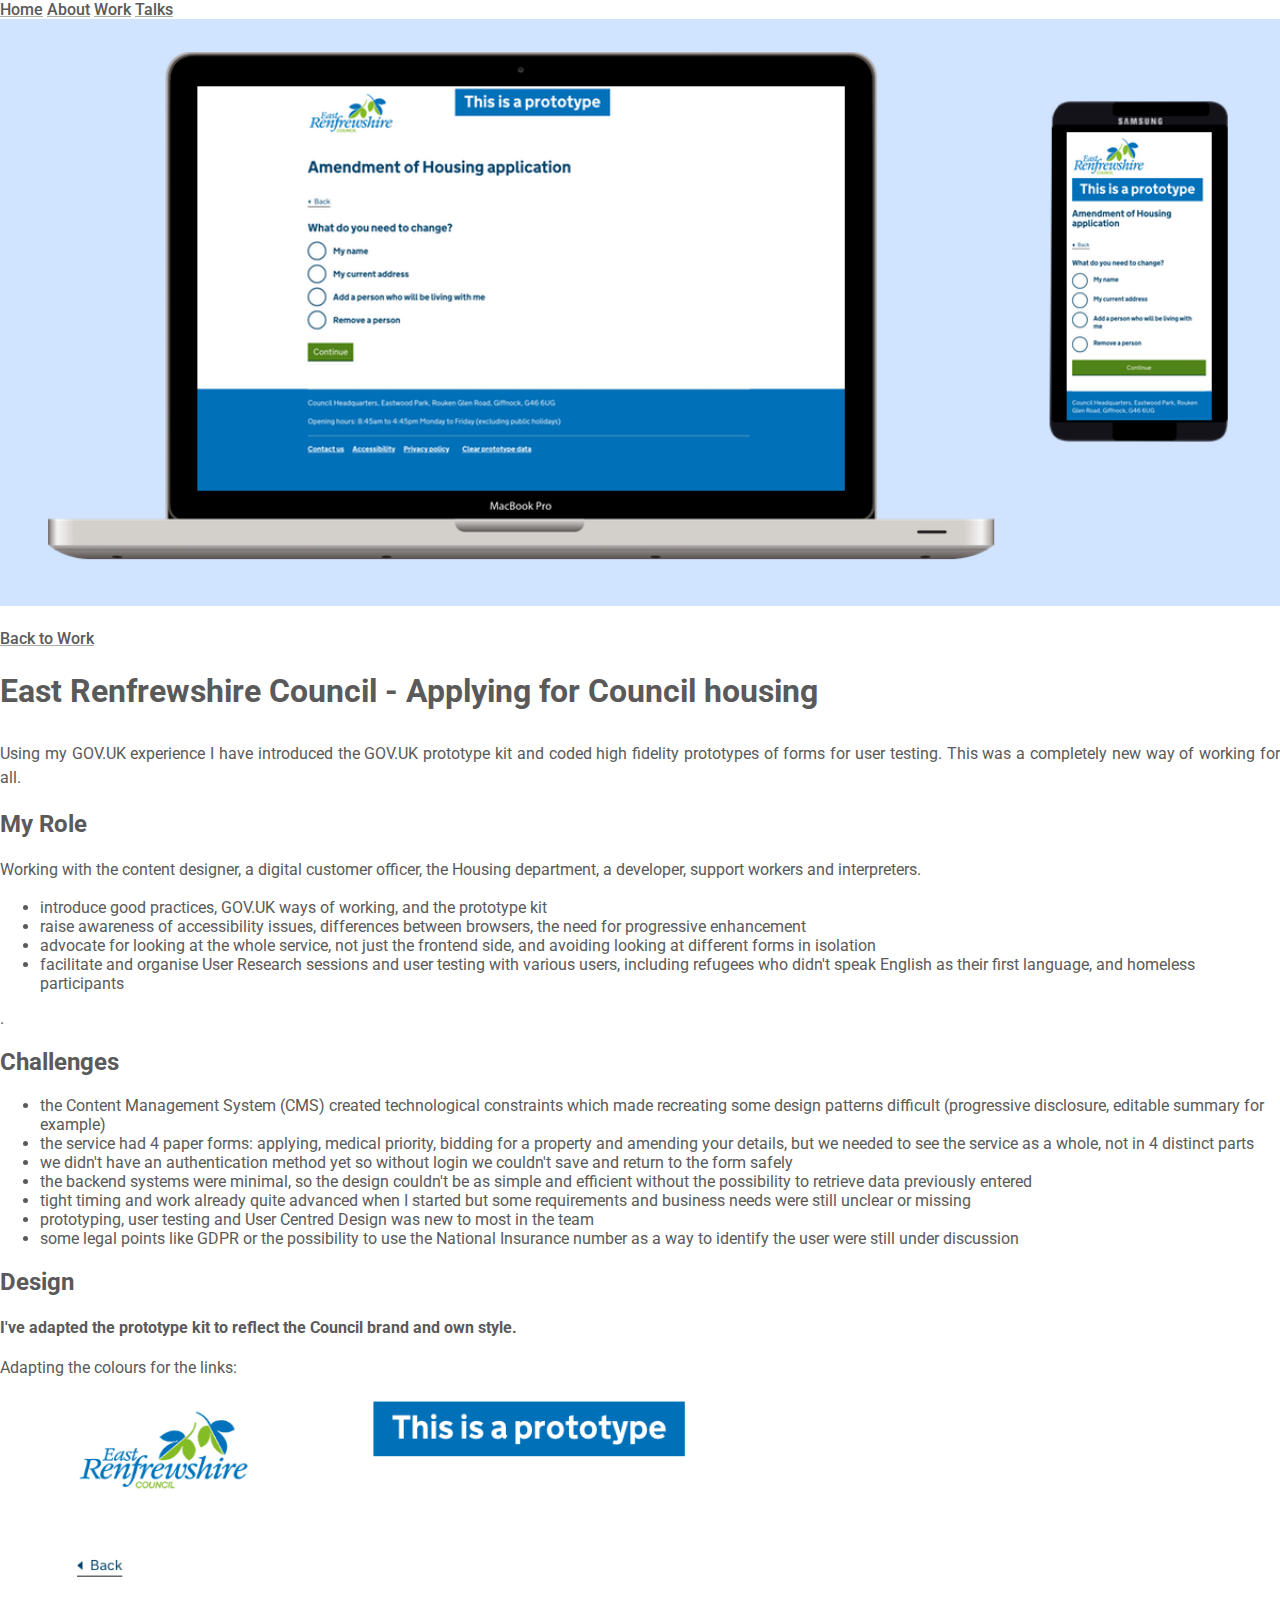
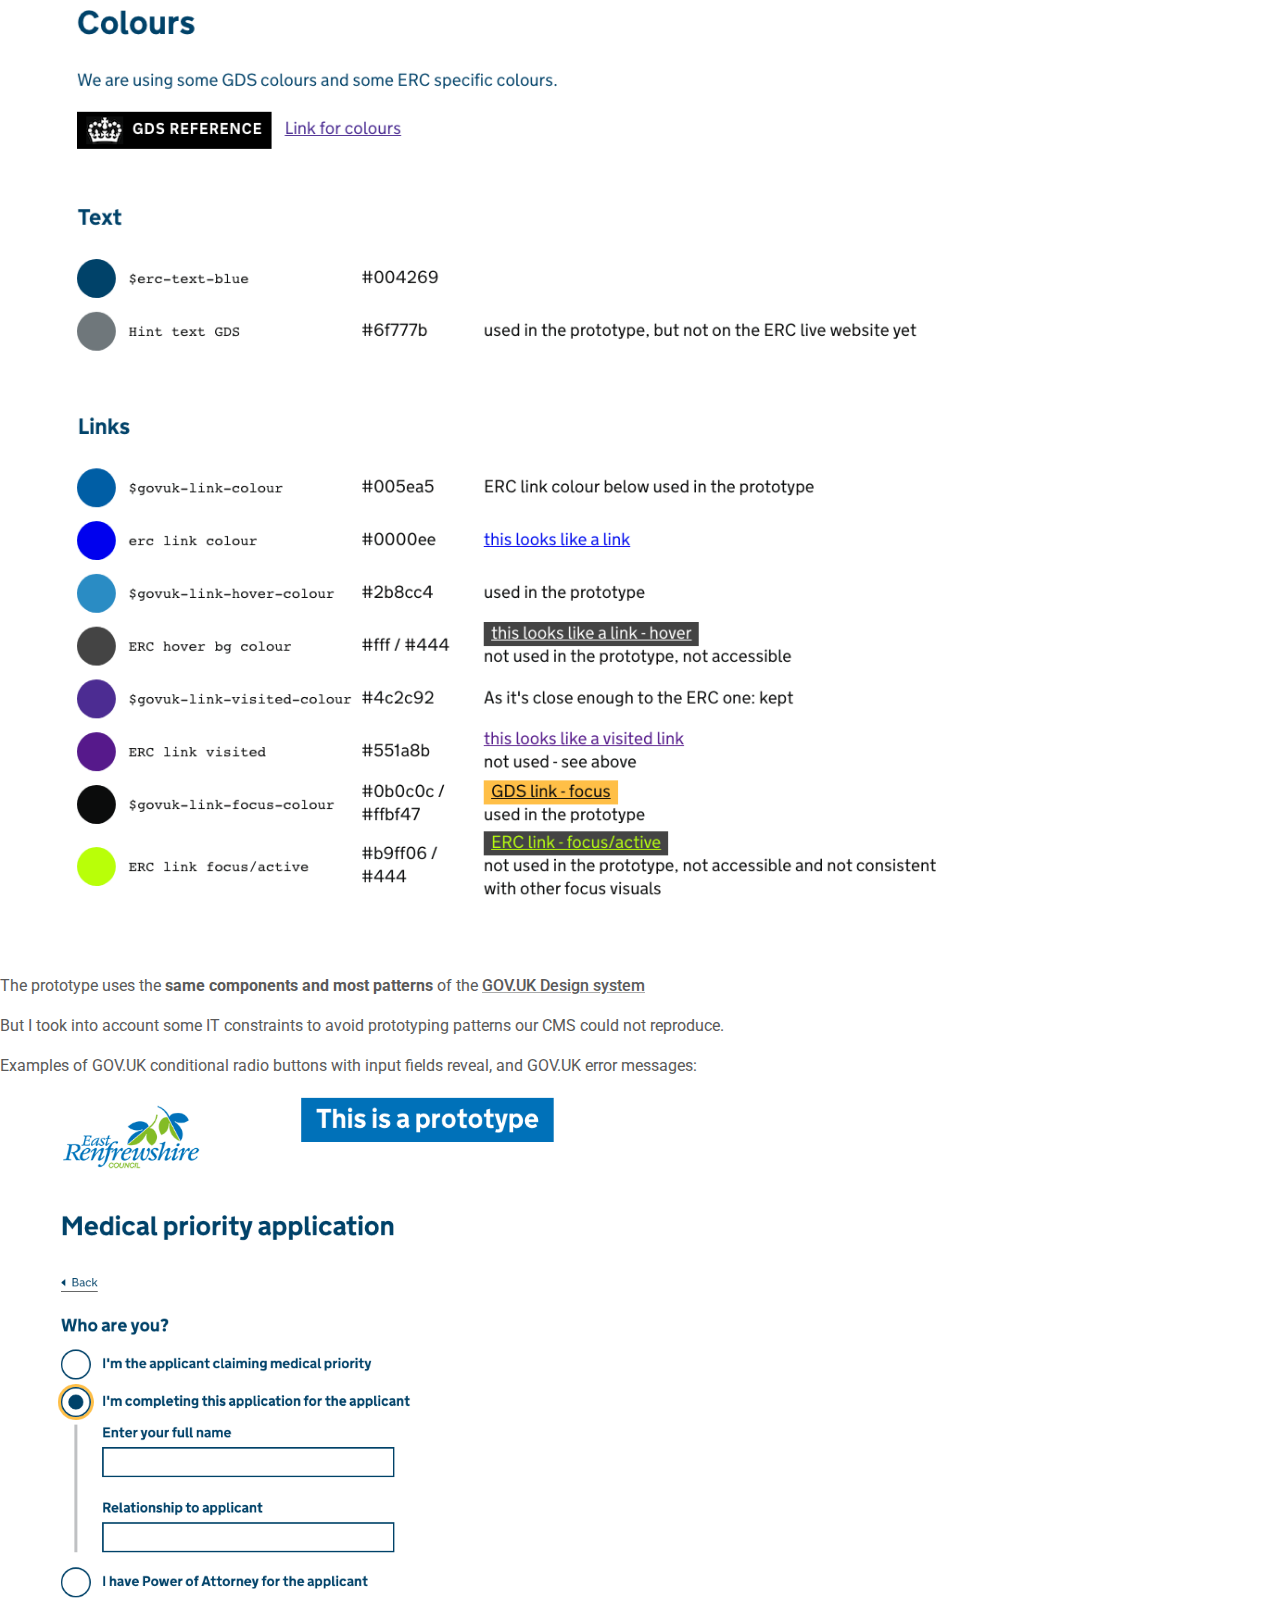
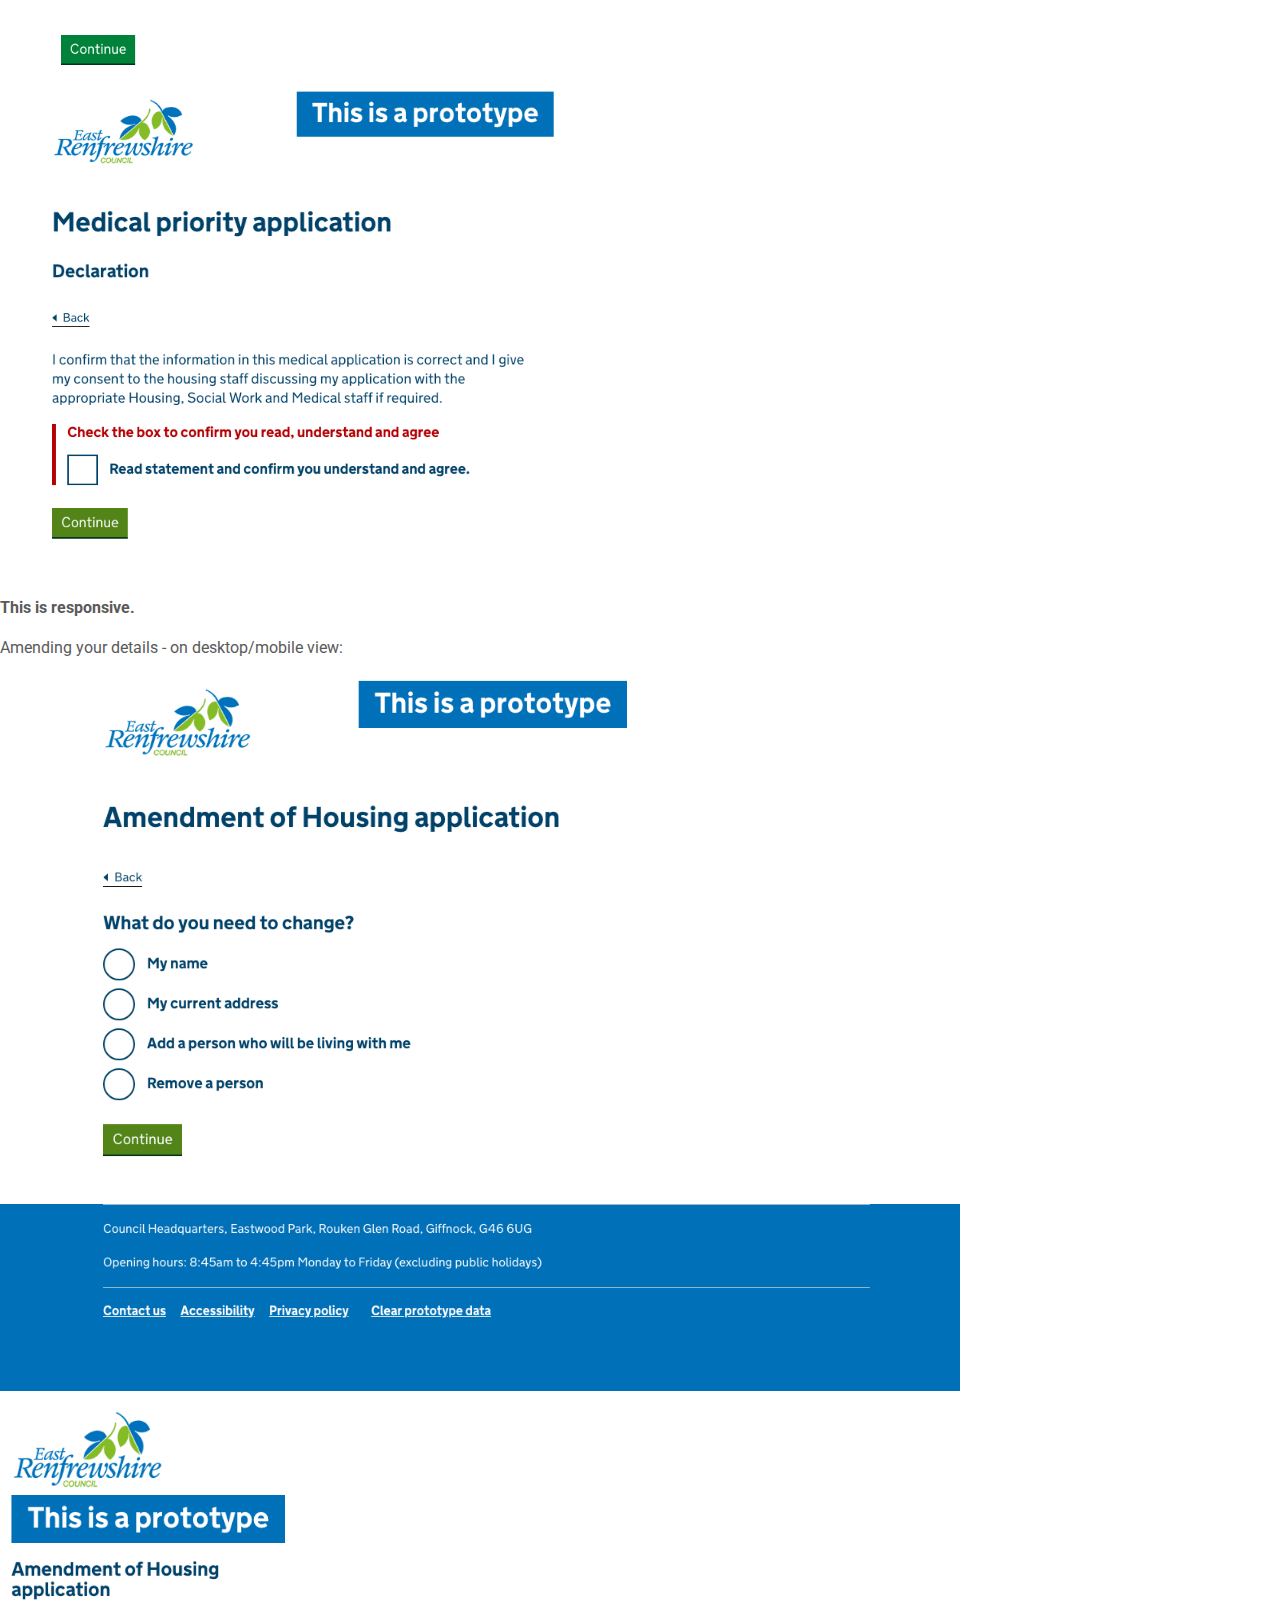
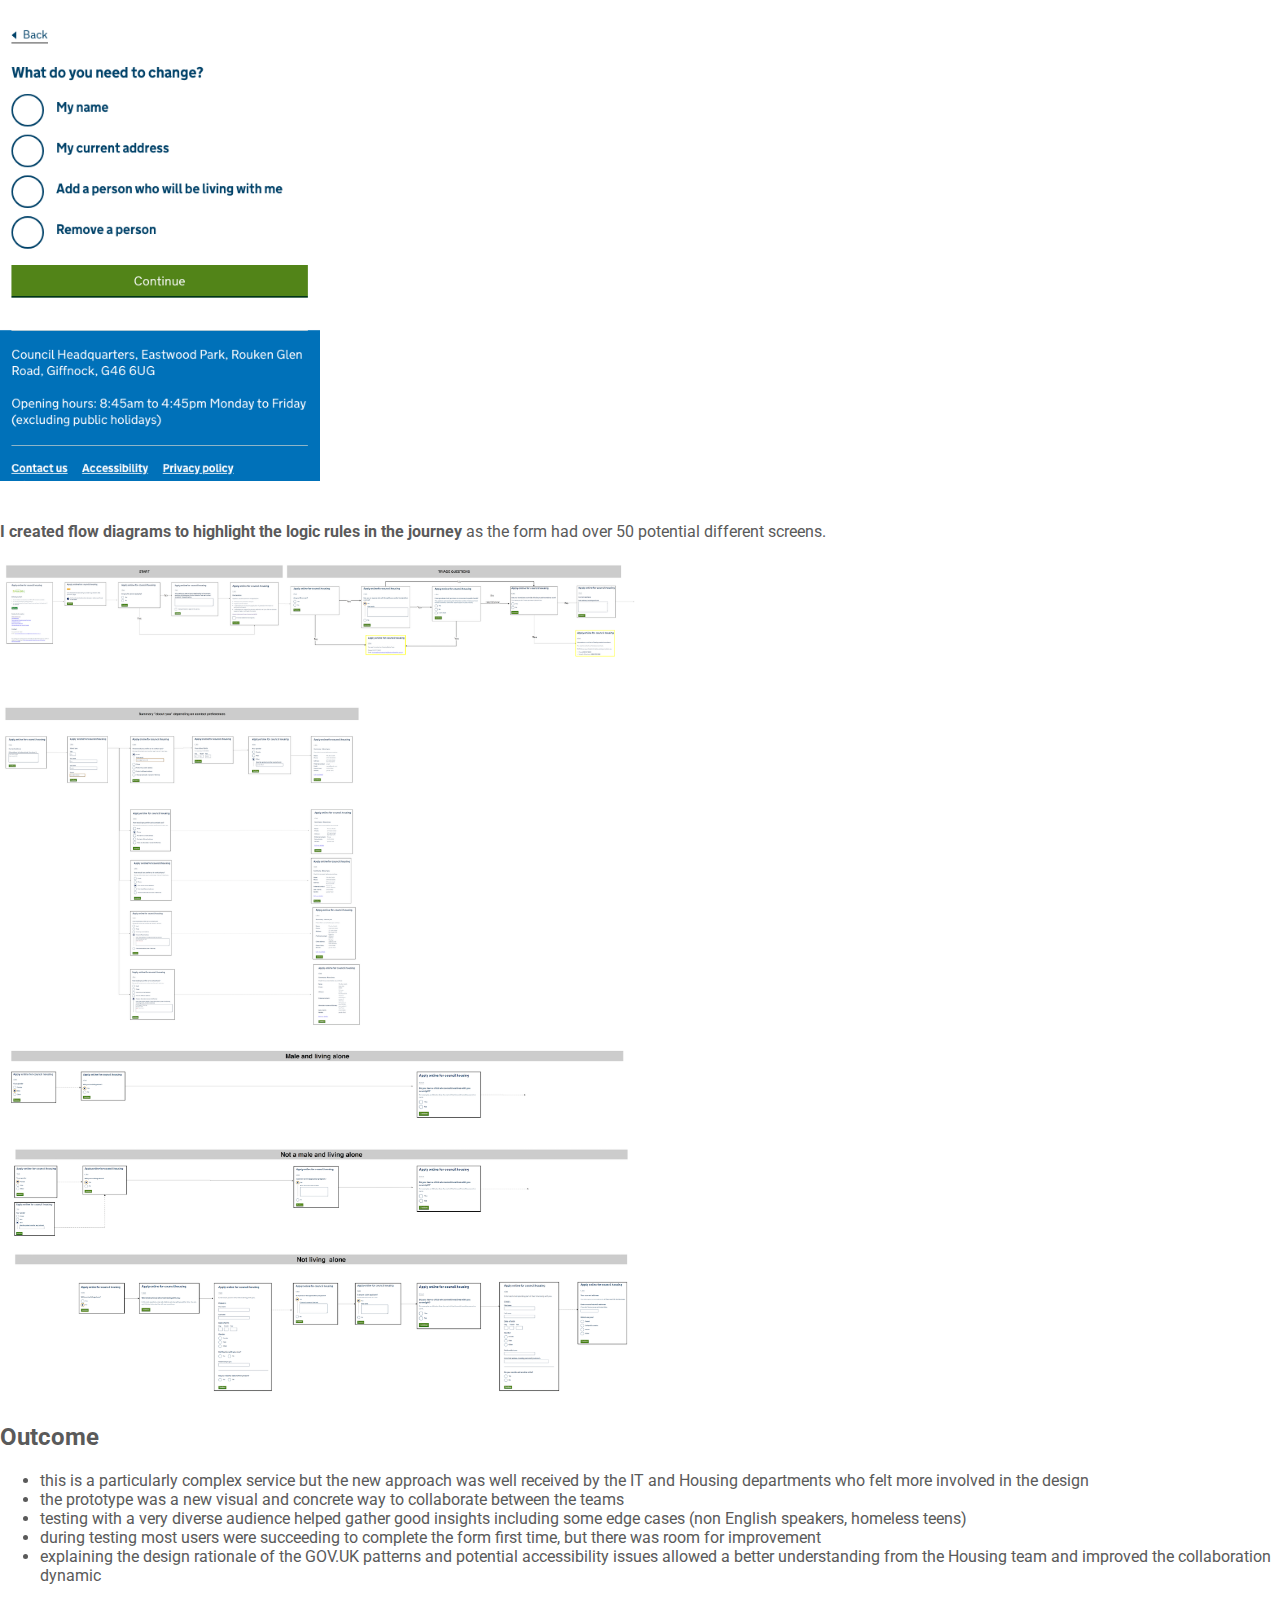
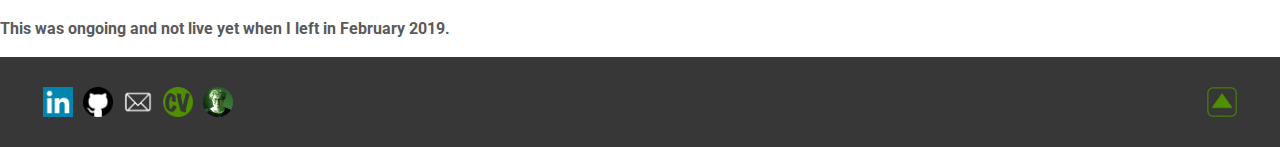
<file: erc.html>
<!DOCTYPE html>
<html lang=en>
  <head>
    <title>East Renfrewshire Council - Stéphanie KRUS - </title>

    <meta charset="utf-8">
    <meta http-equiv="X-UA-Compatible" content="IE=edge">
    <!-- Viewport mobile tag for sensible mobile support -->
    <meta name="viewport" content="width=device-width, initial-scale=1, maximum-scale=5">
    <!-- Name of web application (only should be used if the website is used as an app) -->
    <meta name="application-name" content="Stéphanie KRUS - Portfolio">
    <meta name="description" content="Portfolio - Stéphanie KRUS - Designer">
    <link rel="icon" href="assets/favicon.ico">

    <!--STYLES-->
    <link rel="stylesheet" href="assets/styles/myCss.css">
    <link type="text/css" rel="stylesheet" href="https://fonts.googleapis.com/css?family=Roboto:300,400,500,700">
    <!--STYLES END-->
  </head>

  <body>

    <header>
      <nav>
          <a href="index.html">Home</a>
          <a href="about.html">About</a>
          <a href="work.html">Work</a>
          <a href="talks.html">Talks</a>
        </nav>
        <img class="hero-img" src="assets/images/hero-erc.png" alt="Prototype screens for East Renfrewshire form.">
    </header>

    <main>
        <p><a href="work.html" class="big-link">Back to Work</a></p>
        <h1 class="alt-h1">East Renfrewshire Council - Applying for Council housing</h1>
        
        <p class="margin-top-2">Using my GOV.UK experience I have introduced the GOV.UK prototype kit and coded high fidelity prototypes of forms for user testing. This was a completely new way of working for all.</p>

        <h2>My Role</h2>
        <p>Working with the content designer, a digital customer officer, the Housing department, a developer, support workers and interpreters.</p>
          <ul>
            <li>introduce good practices, GOV.UK ways of working, and the prototype kit</li>
            <li>raise awareness of accessibility issues, differences between browsers, the need for progressive enhancement</li>
            <li>advocate for looking at the whole service, not just the frontend side, and avoiding looking at different forms in isolation</li>
            <li>facilitate and organise User Research sessions and user testing with various users, including refugees who didn't speak English as their first language, and homeless participants</li>
          </ul>.
  
          <h2>Challenges</h2>
          <ul>
            <li>the Content Management System (CMS) created technological constraints which made recreating some design patterns difficult (progressive disclosure, editable summary for example)</li>
            <li>the service had 4 paper forms: applying, medical priority, bidding for a property and amending your details, but we needed to see the service as a whole, not in 4 distinct parts</li>
            <li>we didn't have an authentication method yet so without login we couldn't save and return to the form safely</li>
            <li>the backend systems were minimal, so the design couldn't be as simple and efficient without the possibility to retrieve data previously entered</li>
            <li>tight timing and work already quite advanced when I started but some requirements and business needs were still unclear or missing</li>
            <li>prototyping, user testing and User Centred Design was new to most in the team</li>
            <li>some legal points like GDPR or the possibility to use the National Insurance number as a way to identify the user were still under discussion</li>
          </ul>

          <h2>Design</h2>
        <p><strong>I've adapted the prototype kit to reflect the Council brand and own style.</strong></p>
        <p>Adapting the colours for the links:</p>
        <p><a href="assets/images/erc-colours-image.png" target="_blank" rel="noopener">
          <img class="img-three-quarters-width with-border" src="assets/images/erc-colours-image.png" alt="colours codes and preview of various link status. Screenshot. Opens in a new tab">
        </a></p>
        <p class="margin-top-2">The prototype uses the <strong>same components and most patterns</strong> of the <a href="https://design-system.service.gov.uk/">GOV.UK Design system</a></p>
        <p>But I took into account some IT constraints to avoid prototyping patterns our CMS could not reproduce.</p>
        <p>Examples of GOV.UK conditional radio buttons with input fields reveal, and GOV.UK error messages:</p>
        <p><a href="assets/images/erc-medicalPriority2.png" target="_blank" rel="noopener">
          <img class="img-half-width with-border" src="assets/images/erc-medicalPriority2.png" alt="an example of radio buttons with conditional nested input field for a form. screenshot. Opens in a new tab"></a>
          <a href="assets/images/erc-medcialPriority-error.png" target="_blank" rel="noopener">
          <img class="img-half-width with-border" src="assets/images/erc-medcialPriority-error.png" alt="an example of error message for a checkbox. screenshot. Opens in a new tab"></a>
        </p>
        <p class="margin-top-2"><strong>This is responsive.</strong></p>
        <p>Amending your details - on desktop/mobile view:</p>
        <p><a href="assets/images/erc-amend-desktop.png" target="_blank" rel="noopener">
          <img class="img-three-quarters-width with-border" src="assets/images/erc-amend-desktop.png" alt="one page of the amendment form - desktop view. screenshot. Opens in a new tab"></a>
          <a href="assets/images/erc-amend-mobile.png" target="_blank" rel="noopener">
          <img class="img-one-quarter-width with-border" src="assets/images/erc-amend-mobile.png" alt="one page of the amendment form- mobile view. screenshot. Opens in a new tab"></a>
        </p>

        <p class="margin-top-2"><strong>I created flow diagrams to highlight the logic rules in the journey</strong> as the form had over 50 potential different screens.</p>
        <p><a href="assets/images/CBL-flow3-logic.pdf" target="_blank" rel="noopener">
          <img class="img-half-width with-border" src="assets/images/CBL-flow3-logic.png" alt="a logic flow diagram. Opens in a new tab"></a>
          <a href="assets/images/CBL-logic-live-alone.pdf" target="_blank" rel="noopener">
          <img class="img-half-width with-border" src="assets/images/CBL-logic-live-alone.png" alt="the logic flow when you live alone or not. Opens in a new tab"></a>
        </p>

        <h2>Outcome</h2>
       <ul>
         <li>this is a particularly complex service but the new approach was well received by the IT and Housing departments who felt more involved in the design</li>
         <li>the prototype was a new visual and concrete way to collaborate between the teams</li>
         <li>testing with a very diverse audience helped gather good insights including some edge cases (non English speakers, homeless teens)</li>
         <li>during testing most users were succeeding to complete the form first time, but there was room for improvement</li>
         <li>explaining the design rationale of the GOV.UK patterns and potential accessibility issues allowed a better understanding from the Housing team and improved the collaboration dynamic</li>
       </ul>

      <p class="margin-top-2"><strong>This was ongoing and not live yet when I left in February 2019.</strong></p>

  


    </main>
    
    <footer>  
      <a href="https://www.linkedin.com/in/stephanie-krus/"><img class="icon" src="assets/images/icons/linkedIn-icon.jpg" alt="go to my LinkedIn profile"></a>
      <a href="https://github.com/stephanie-K"><img class="icon" src="assets/images/icons/github-icon.png" alt="go to my Github account"></a>
      
      <a href="mailto:french@chezleskrus.com"><img class="icon" src="assets/images/icons/email-icon-white.png" alt="send me an email"></a>
      <a href="assets/CV-S-Krus-Oct25.pdf" download="CV-S-KRUS.pdf" target="_blank" rel="noopener"><img class="icon" src="assets/images/icons/CV-icon.png" alt="download my CV as a PDF file"></a>
      <a href="https://blog.chezleskrus.com/"><img class="icon" src="assets/images/icons/blog.png" alt="go to my blog"></a>
      <a href="#" class="to-right"><img class="icon" src="assets/images/icons/up-arrow-icon-green.png" alt="go back to the top"></a>
  </footer>

  </body>
</html>
</file>
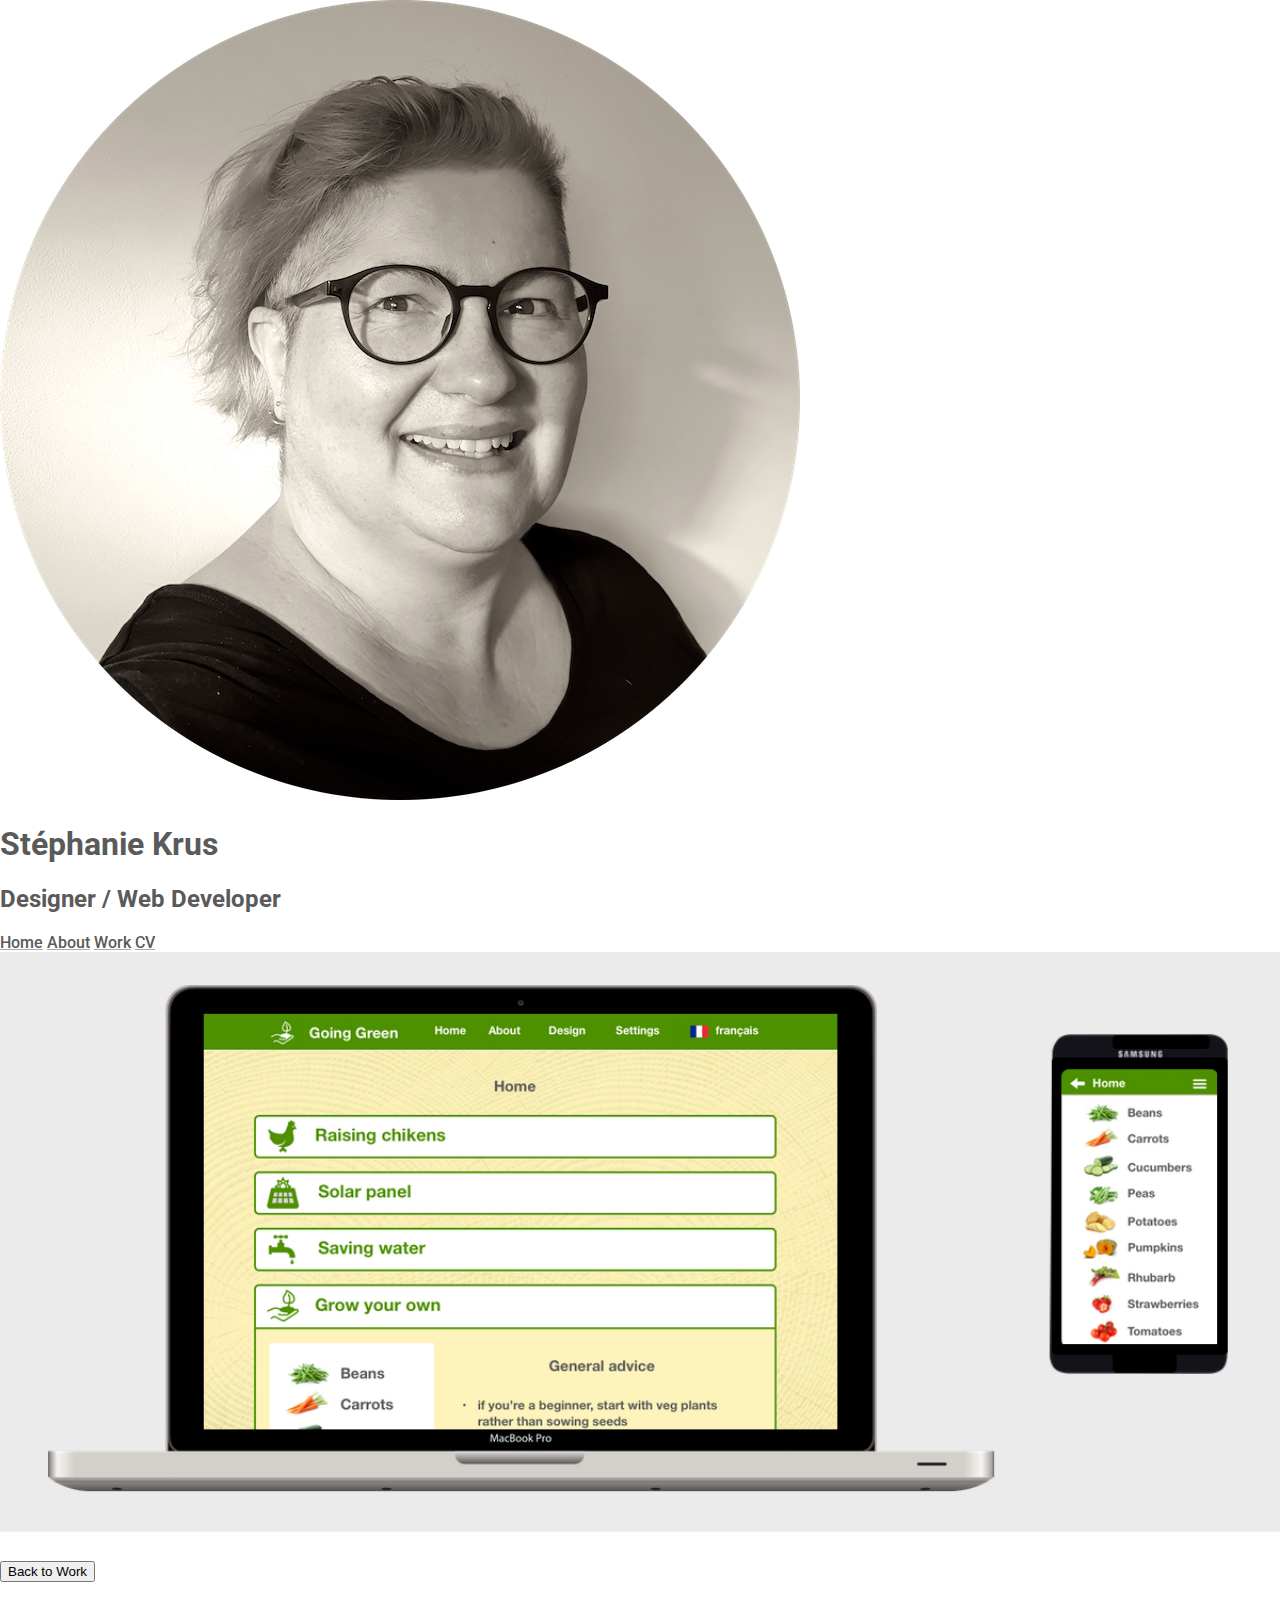
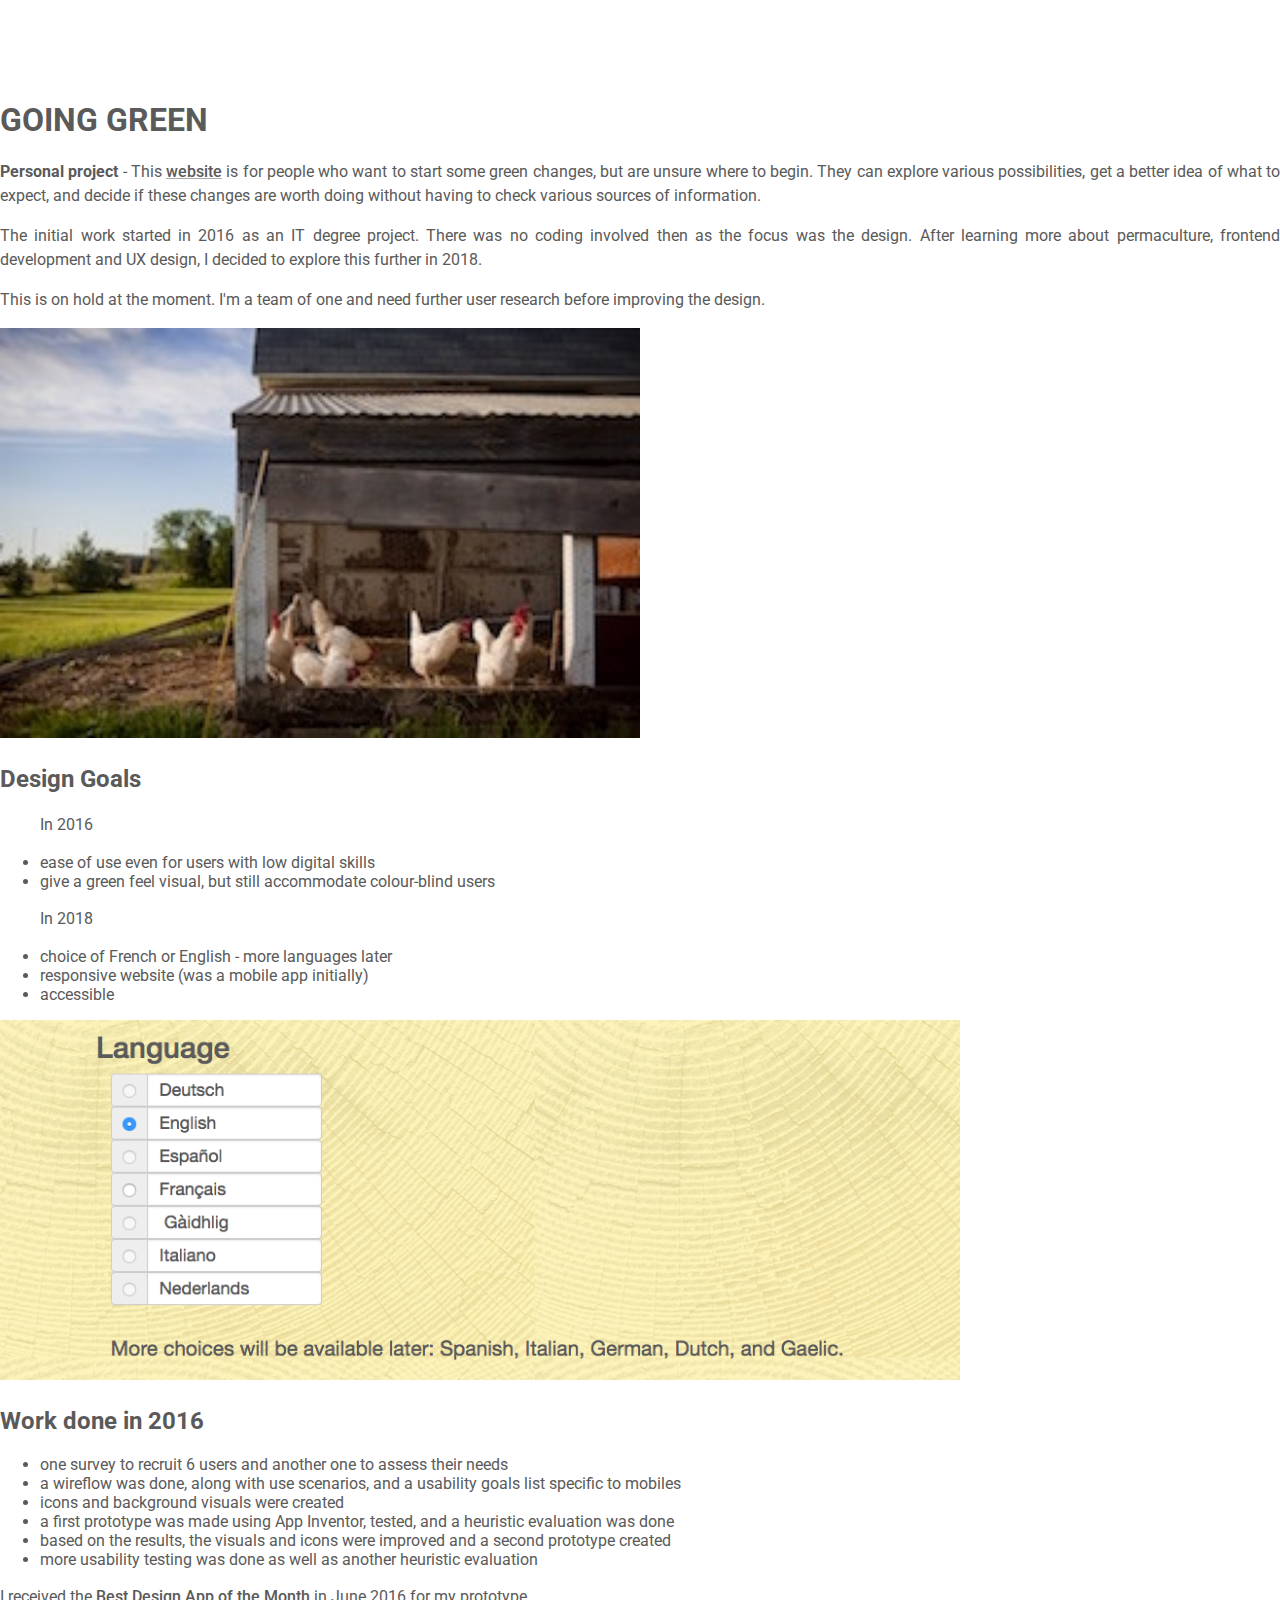
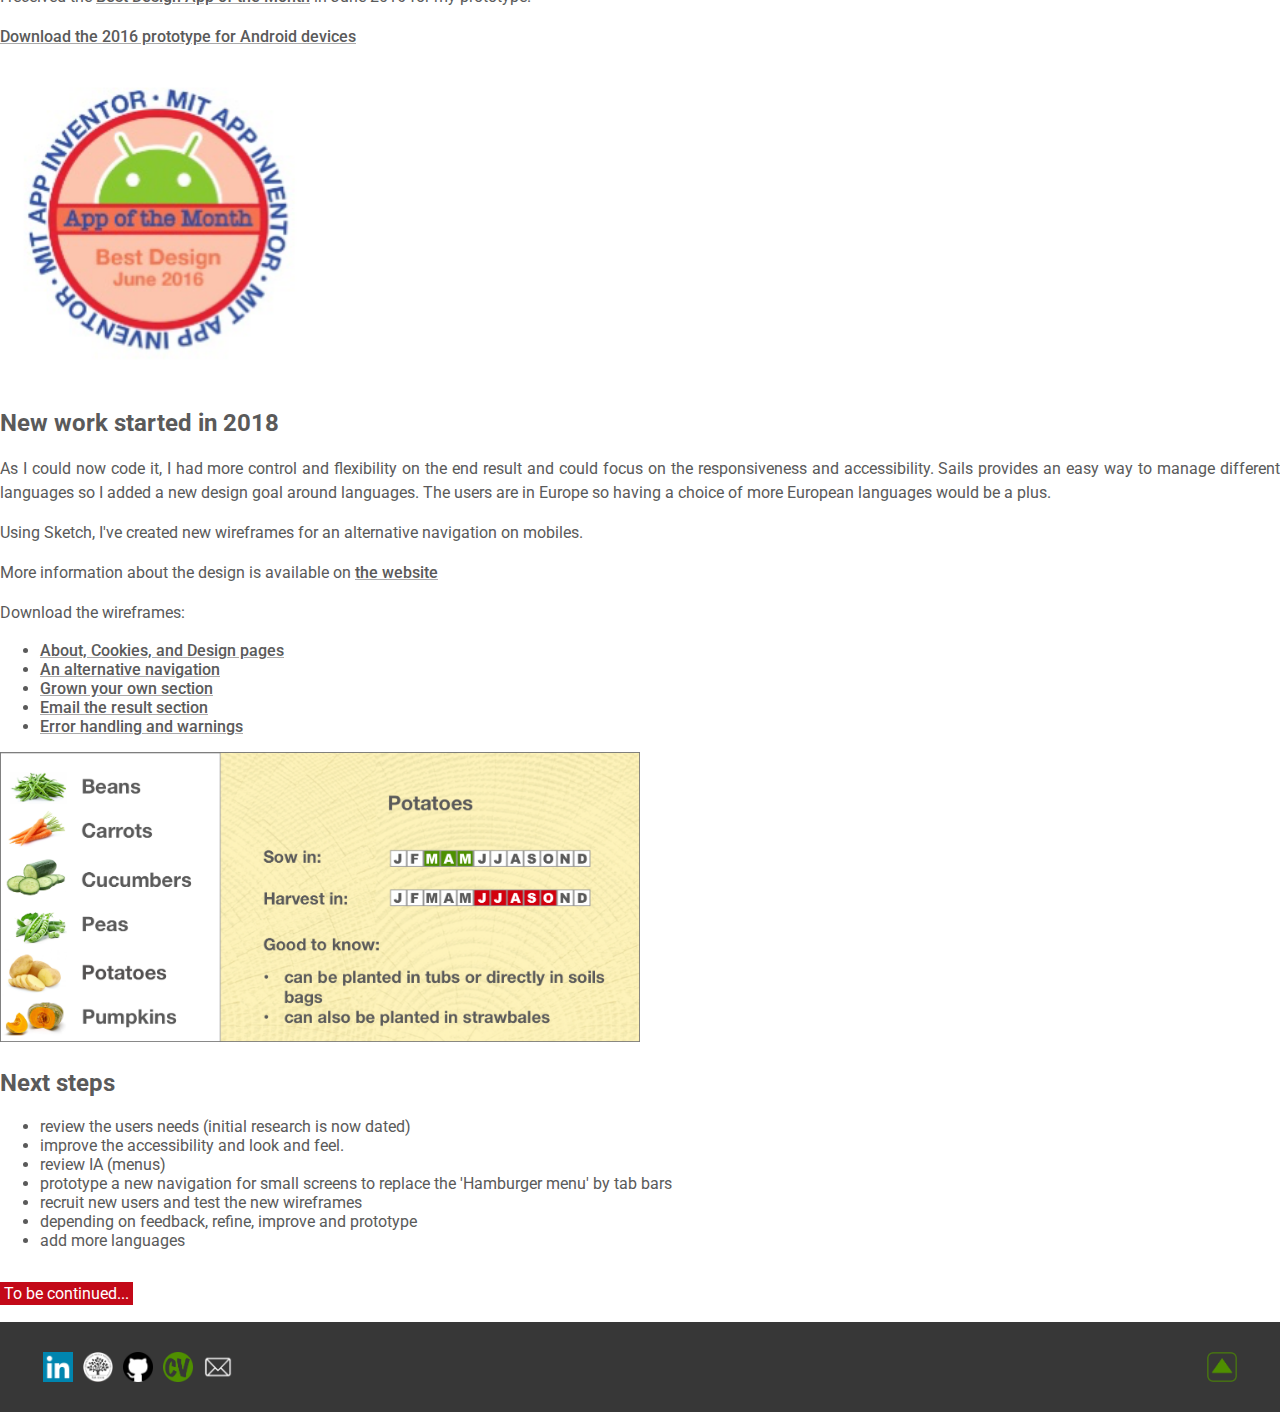
<file: going-green.html>
<!DOCTYPE html>
<html lang=en>
  <head>
    <title>Stéphanie KRUS - Going Green</title>

    <meta charset="utf-8">
    <meta http-equiv="X-UA-Compatible" content="IE=edge">
    <!-- Viewport mobile tag for sensible mobile support -->
    <meta name="viewport" content="width=device-width, initial-scale=1, maximum-scale=5">
    <!-- Name of web application (only should be used if the website is used as an app) -->
    <meta name="application-name" content="Stéphanie KRUS - Portfolio">
    <meta name="description" content="Portfolio - Stéphanie KRUS - Designer / Web Developer">
    <link rel="icon" href="assets/favicon.ico">

    <!--STYLES-->
    <link rel="stylesheet" href="assets/styles/myCss.css">
    <link type="text/css" rel="stylesheet" href="https://fonts.googleapis.com/css?family=Roboto:300,400,500,700">
    <!--STYLES END-->
  </head>

  <body>

    <header>
        <img src="assets/images/profileNBround.png" alt="my profile picture"/>
        <h1>Stéphanie Krus </h1>
        <h2>Designer / Web Developer</h2>
    </header>

    <nav>
        <a href="index.html">Home</a>
        <a href="about.html">About</a>
        <a href="work.html">Work</a>
        <a href="cv.html">CV</a>
    </nav>

    <main>
        <img class="hero-img" src="assets/images/hero-goinggreen-2.png" alt="Screens of Going Green" title="Screens of Going Green - Grow section"/> 
        <p class="margin-top-1"><button type="button" onClick="location.href='work.html'" title="Go back to work page">Back to Work</button></p>
        <h1 class ="work">Going Green</h1>
        <p><strong>Personal project </strong>- This <a href="http://going-green.chezleskrus.com/about" target="_blank" rel="noopener" title="Go to the Going Green website">website</a> is for people who want to start some green changes, but are unsure where to begin. They can explore various possibilities, get a better idea of what to expect, and decide if these changes are worth doing without having to check various sources of information.</p>
        <p>The initial work started in 2016 as an IT degree project. There was no coding involved then as the focus was the design. After learning more about permaculture, frontend development and UX design, I decided to explore this further in 2018.</p>
        <p>This is on hold at the moment. I'm a team of one and need further user research before improving the design.</p>

        <p><img class="img-half-width" src="assets/images/chickens.jpg" alt="Raising chickens chickens"/></p>
        
        <h2>Design Goals</h2>
        <ul>
          <p>In 2016</p>
          <li>ease of use even for users with low digital skills</li>
          <li>give a green feel visual, but still accommodate colour-blind users</li>
          <p>In 2018</p>
          <li>choice of French or English - more languages later</li>
          <li>responsive website (was a mobile app initially)</li>
          <li>accessible</li>
        </ul>
        <p>
          <a href="assets/images/going-green-languages.png" target="_blank" rel="noopener" title="Opens language menu illustration in a new tab">
            <img class="img-three-quarters-width" src="assets/images/going-green-languages.png" alt="language menu illustration"/>
          </a>
        </p>

        <h2>Work done in 2016</h2>
        <ul>
          <li>one survey to recruit 6 users and another one to assess their needs</li>
          <li>a wireflow was done, along with use scenarios, and a usability goals list specific to mobiles</li>
          <li>icons and background visuals were created</li>
          <li>a first prototype was made using App Inventor, tested, and a heuristic evaluation was done</li>
          <li>based on the results, the visuals and icons were improved and a second prototype created</li>
          <li>more usability testing was done as well as another heuristic evaluation</li>
        </ul>
        <p>I received the <a href="http://appinventor.mit.edu/explore/app-month-gallery.html" target="_blank" rel="noopener" title="go to App of the month Gallery for App Inventor">Best Design App of the Month</a> in June 2016 for my prototype.</p>
        <p><a href="assets/GreenChanges2_3.apk" download="planning_green_changes.apk" title="download the prototype for android device as an apk file">Download the 2016 prototype for Android devices</a></p>
        <p><img class="img-one-quarter-width" src="assets/images/app-inventor-best-app.png" alt="Best app of the month award logo"/></p>
        
        <h2>New work started in 2018</h2>
        <p>As I could now code it, I had more control and flexibility on the end result and could focus on the responsiveness and accessibility. 
          Sails provides an easy way to manage different languages so I added a new design goal around languages. The users are in Europe so having a choice of more European languages would be a plus.</p>
        <p>Using Sketch, I've created new wireframes for an alternative navigation on mobiles.</p>
        <p>More information about the design is available on <a href="https://going-green.chezleskrus.com/design" target="_blank" rel="noopener" title="Go to the Going Green website">the website</a></p>
        <p>Download the wireframes:</p>
        <ul>
          <li>
              <a href="assets/About-Cookies-Design.pdf" download="About-Cookies-Design.pdf">About, Cookies, and Design pages</a>
          </li>
          <li>
              <a href="assets/Home-alternative-navigation.pdf" download="Alternative-navigation.pdf">An alternative navigation</a>
          </li>
          <li>
              <a href="assets/Home-Grow-alternative-navigation.pdf" download="Grown-your-own.pdf">Grown your own section</a>
          </li>
          <li>
              <a href="assets/Email-the-results.pdf" download="Email-the-results.pdf">Email the result section</a>
          </li>
          <li>
              <a href="assets/Error-handling-warnings.pdf" download="Error-handling.pdf">Error handling and warnings</a>
          </li>
        </ul>
        <p>
          <a href="assets/images/hero-goinggreen-1.png" target="_blank" rel="noopener" title="Opens Grow your own - potatoes section in a new tab">
            <img class="img-half-width" src="assets/images/hero-goinggreen-1.png" alt="Grow your own - potatoes section"/>
          </a>
        </p>

        <h2>Next steps</h2>
        <ul>
          <li>review the users needs (initial research is now dated)</li>
          <li>improve the accessibility and look and feel.</li>
          <li>review IA (menus)</li>
          <li>prototype a new navigation for small screens to replace the 'Hamburger menu' by tab bars</li>
          <li>recruit new users and test the new wireframes</li>
          <li>depending on feedback, refine, improve and prototype</li>
          <li>add more languages</li>
        </ul>
        
        <p class="margin-top-2"><span class="warning">To be continued...</span></p>

      </main>
    
      <footer>  
          <a href="https://www.linkedin.com/in/stephanie-krus/" target="_blank" rel="noopener"><img class="icon" src="assets/images/icons/linkedIn-icon.jpg" alt="LinkedIn icon" title="go to my LinkedIn profile"/></a>
          <a href="https://www.interaction-design.org/stephanie-krus" target="_blank" rel="noopener"><img class="icon" src="assets/images/icons/idf-logo-round.png" alt="Interaction Design Foundation icon" title="go to my IDF profile"/></a>
          <a href="https://github.com/stephanie-K" target="_blank" rel="noopener"><img class="icon" src="assets/images/icons/github-icon.png" alt="Github" title="go to my Github account"/></a>
          <a href="assets/CV-S-Krus-Mar19.pdf" download="CV-S-KRUS.pdf" target="_blank" rel="noopener"><img class="icon" src="assets/images/icons/CV-icon.png" alt="CV icon" title="download my CV as a PDF file"/></a>
          <a href="mailto:french@chezleskrus.com?Subject=Portfolio%20-%20contact" target="_blank" rel="noopener"><img class="icon" src="assets/images/icons/email-icon-white.png" alt="" title="send me an email"/></a>
          <a href="#" class="to-right"><img class="icon" src="assets/images/icons/up-arrow-icon-green.png" alt="" title="go back to the top"/></a>
      </footer>

  </body>
</html>
</file>
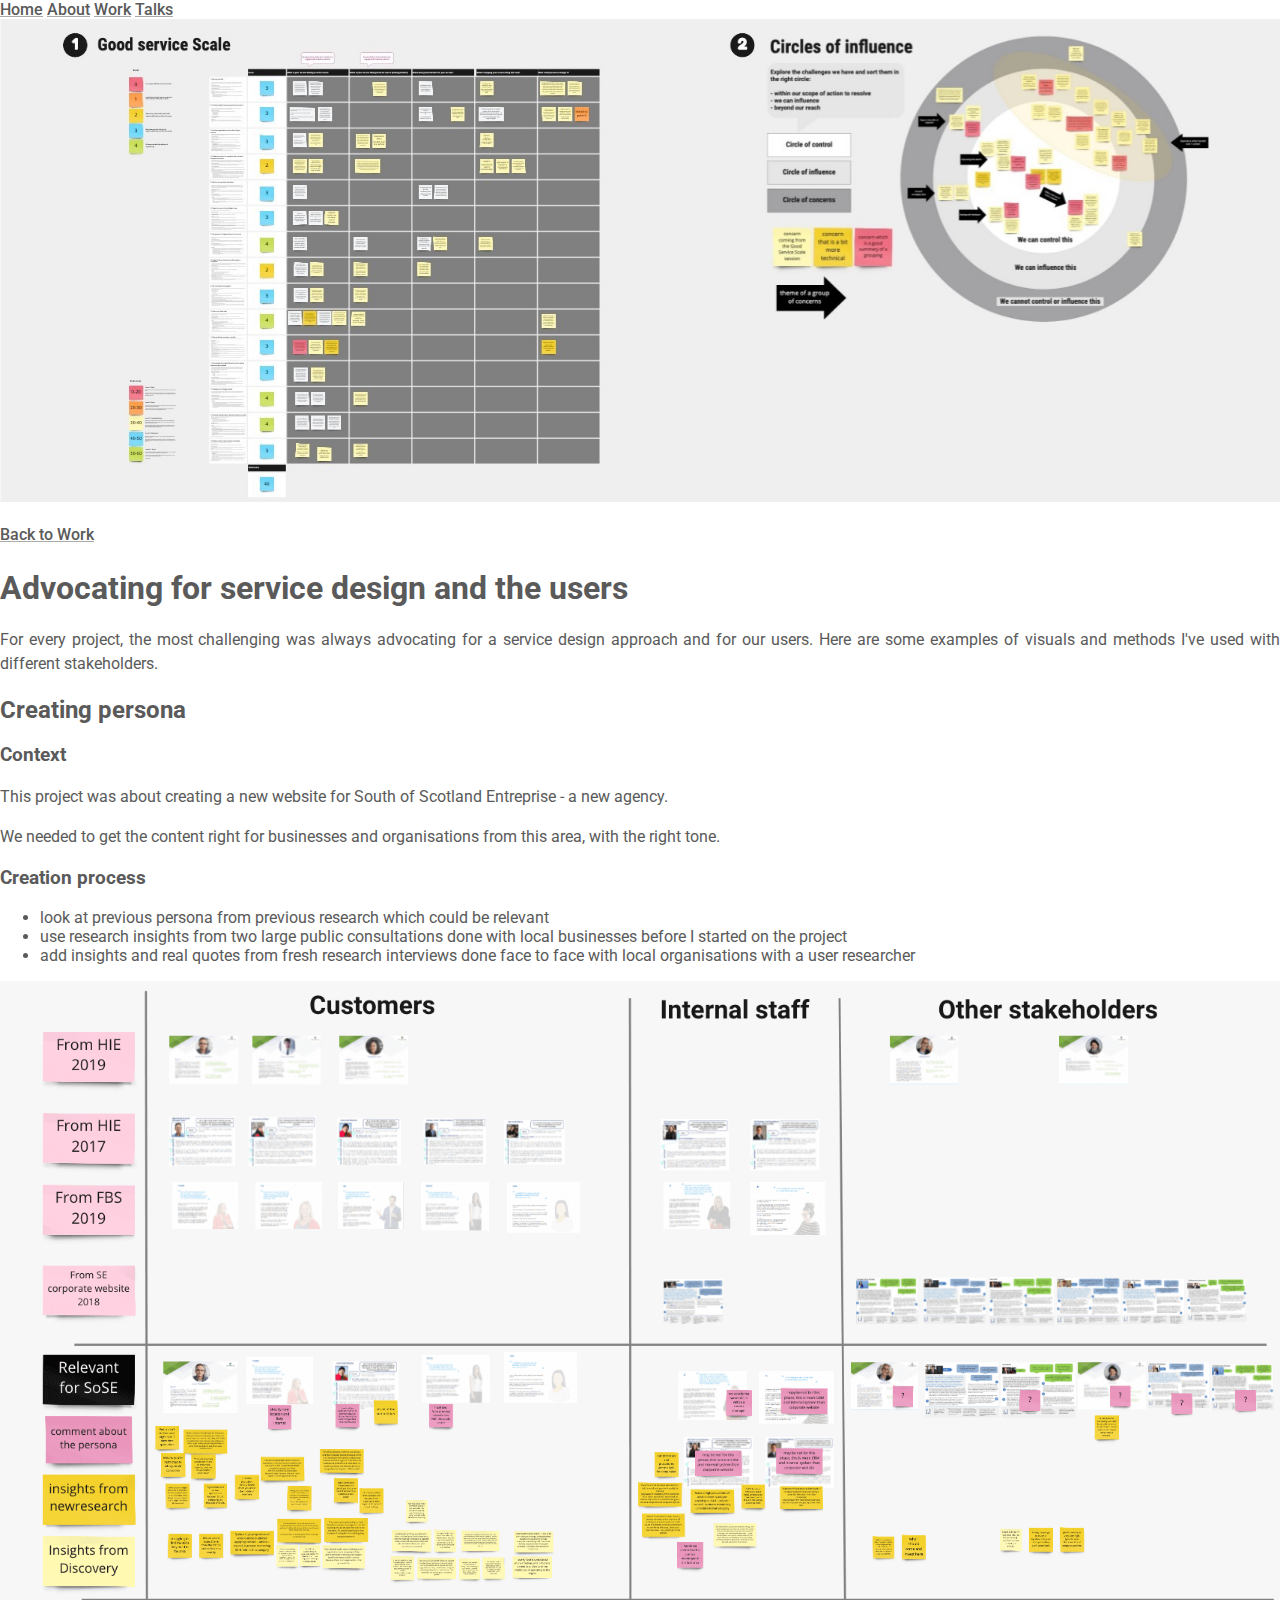
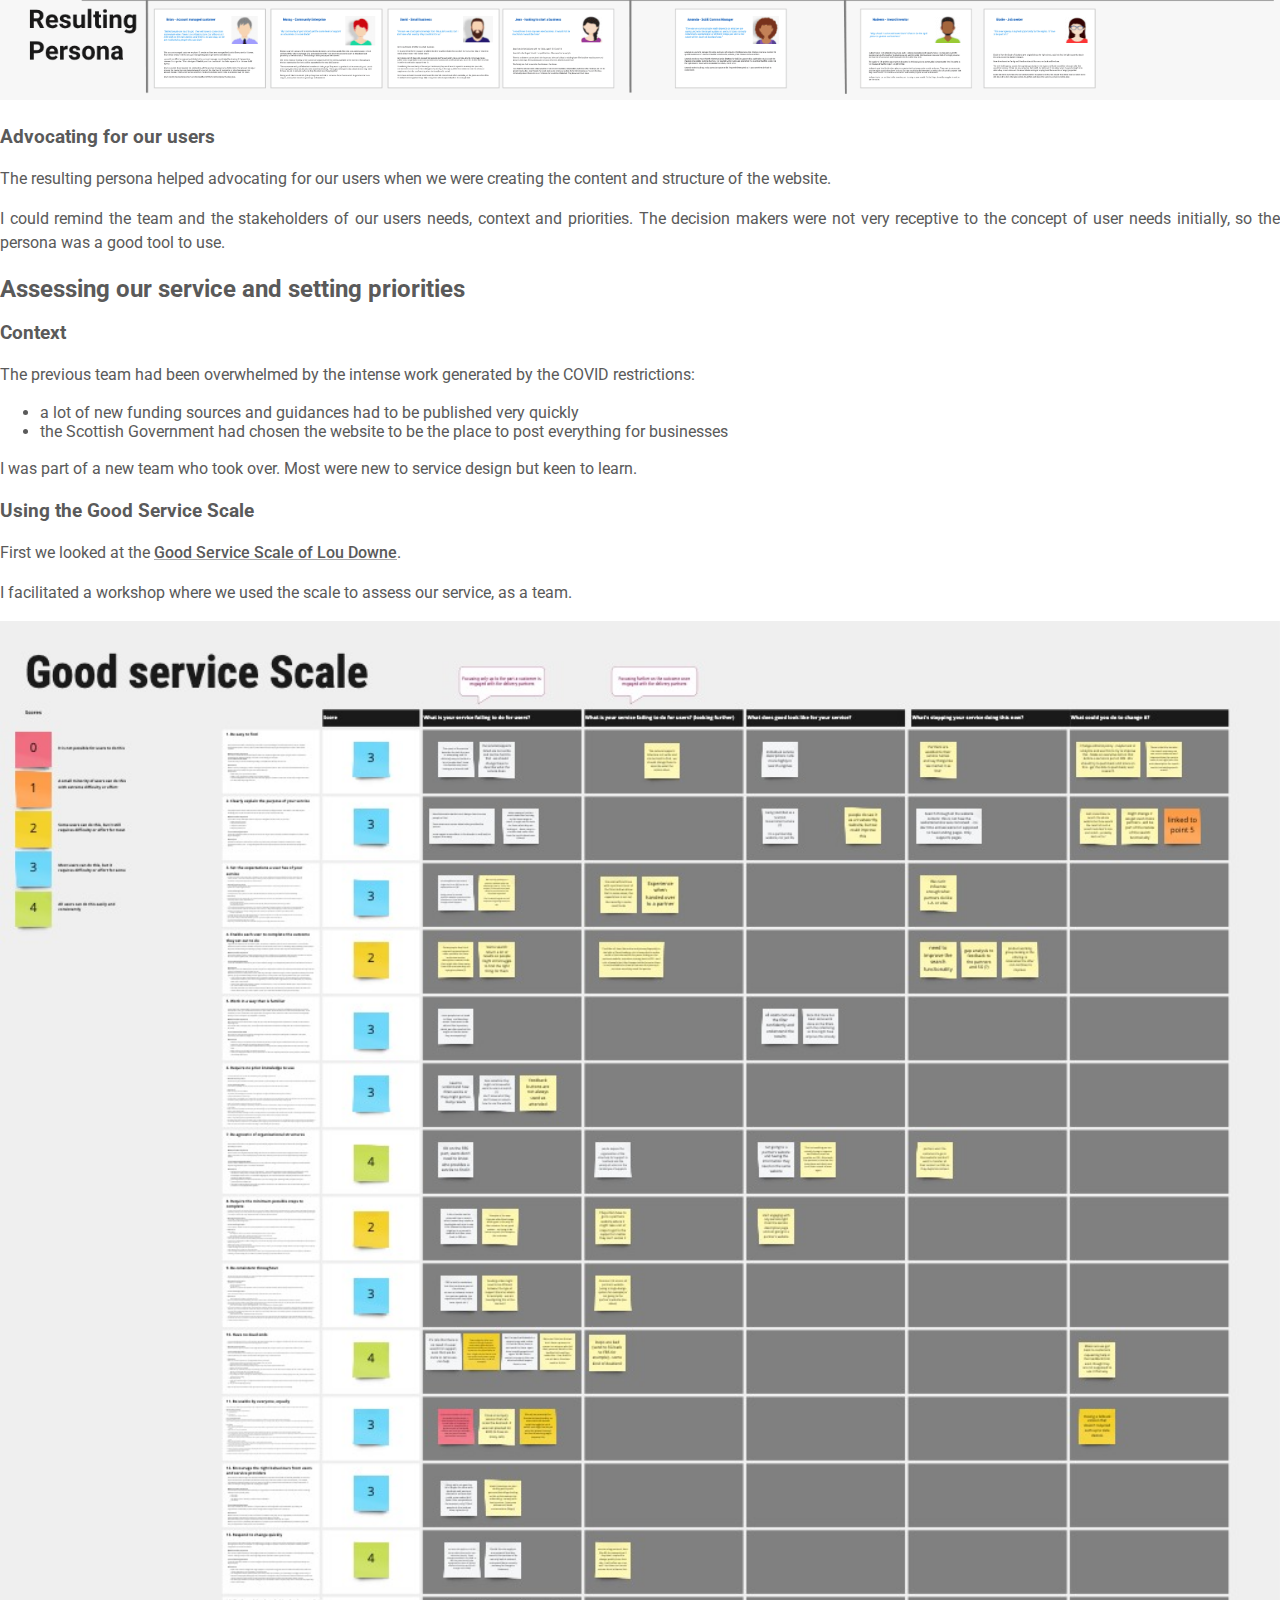
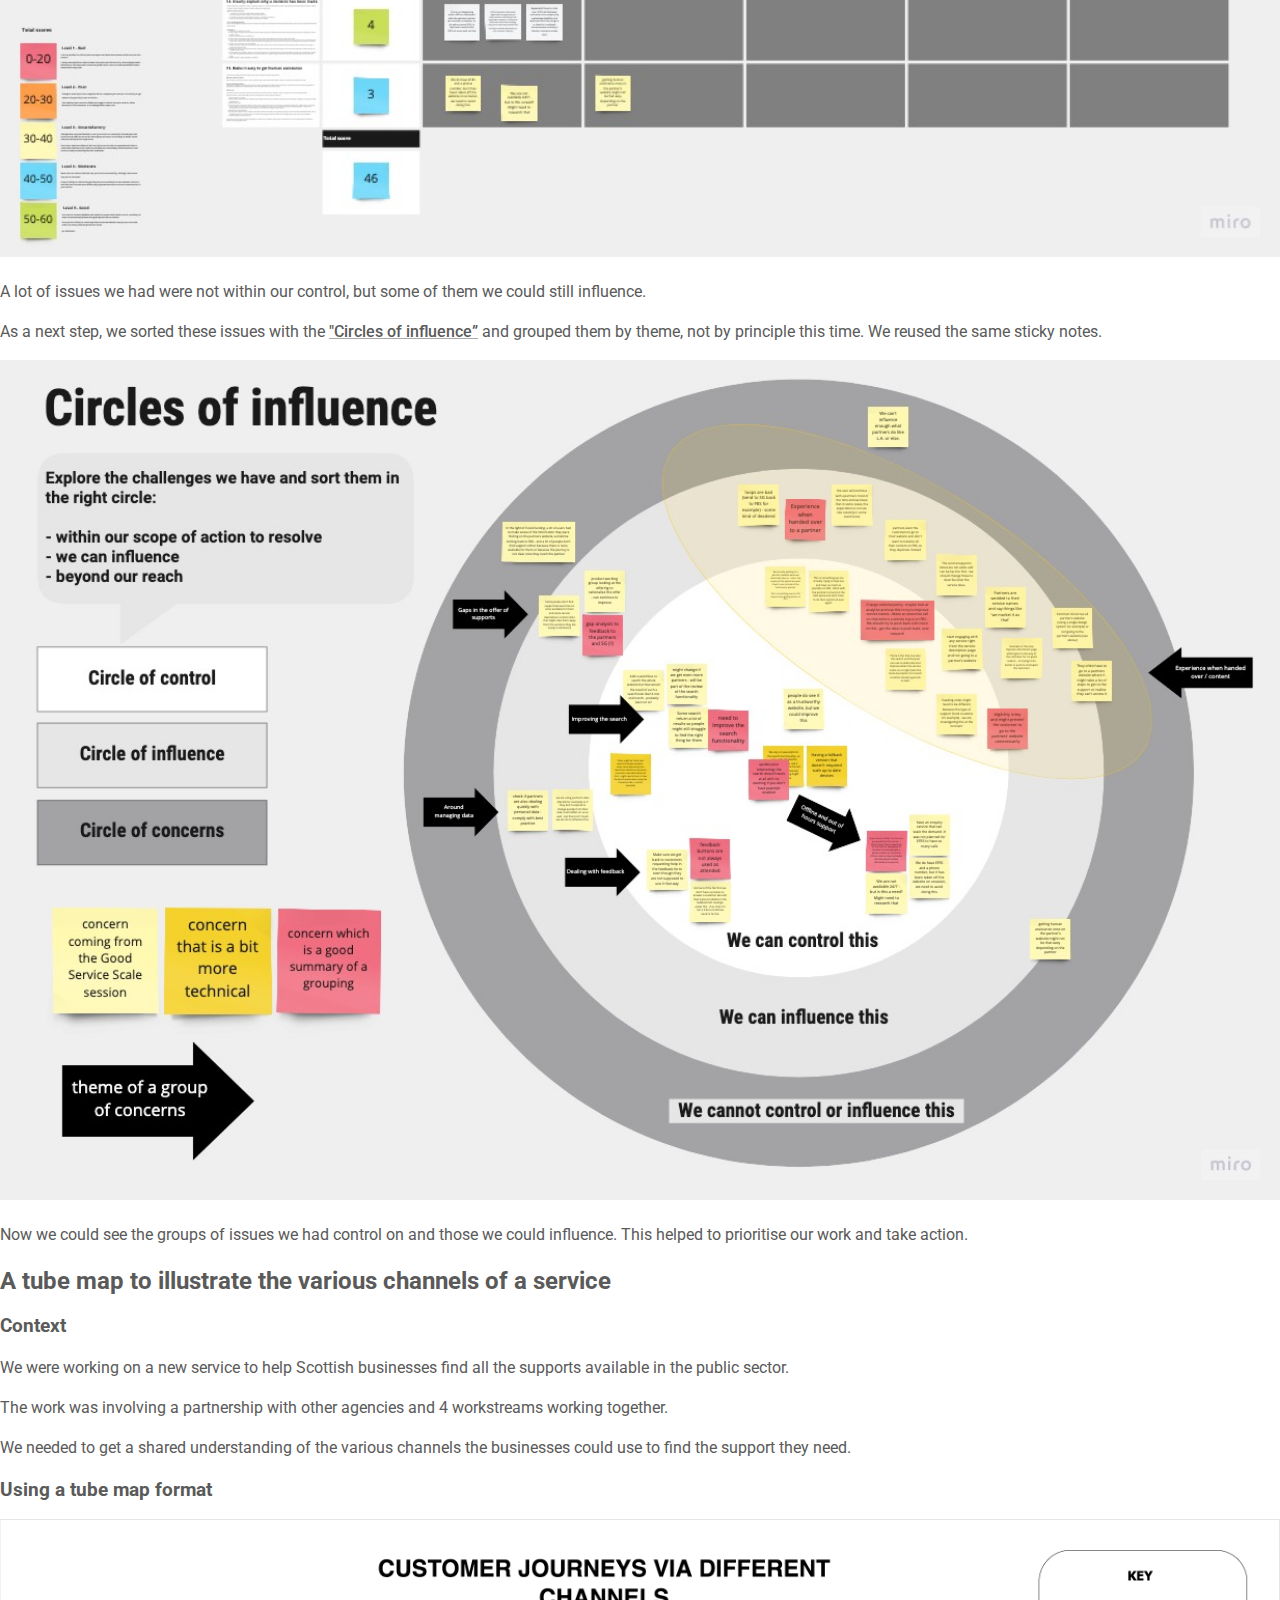
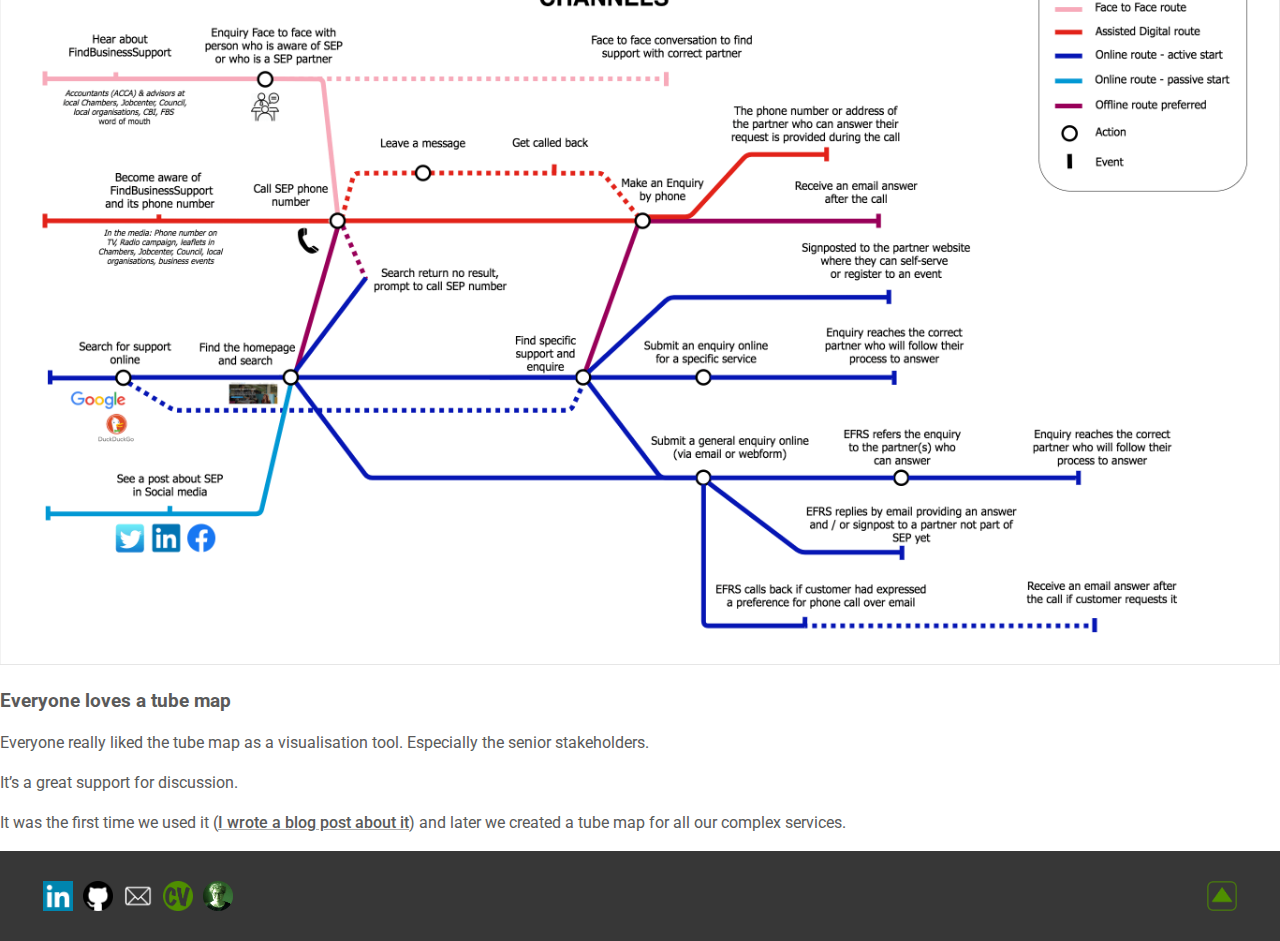
<file: se.html>
<!DOCTYPE html>
<html lang=en>
  <head>
    <title>Scottish Enterprise - Stéphanie KRUS</title>

    <meta charset="utf-8">
    <meta http-equiv="X-UA-Compatible" content="IE=edge">
    <!-- Viewport mobile tag for sensible mobile support -->
    <meta name="viewport" content="width=device-width, initial-scale=1, maximum-scale=5">
    <!-- Name of web application (only should be used if the website is used as an app) -->
    <meta name="application-name" content="Stéphanie KRUS - Portfolio">
    <meta name="description" content="Portfolio - Stéphanie KRUS - Designer">
    <link rel="icon" href="assets/favicon.ico">

    <!--STYLES-->
    <link rel="stylesheet" href="assets/styles/myCss.css">
    <link type="text/css" rel="stylesheet" href="https://fonts.googleapis.com/css?family=Roboto:300,400,500,700">
    <!--STYLES END-->
  </head>

  <body>

    <header>
      <nav>
        <a href="index.html">Home</a>
        <a href="about.html">About</a>
        <a href="work.html">Work</a>
        <a href="talks.html">Talks</a>
    </nav>
    <img class="hero-img" src="assets/images/hero-se.jpg" alt="visuals of work - good service scale example first and circles of influence next">
    </header>

    <main>
        <p><a href="work.html" class="big-link">Back to Work</a></p>
        <h1 class="alt-h1">Advocating for service design and the users</h1>
        <p>For every project, the most challenging was always advocating for a service design approach and for our users. Here are some examples of visuals and methods I've used with different stakeholders.</p>

        <h2>Creating persona</h2>
        <h3 class="alt">Context</h3>
        <p>This project was about creating a new website for South of Scotland Entreprise - a new agency.</p>
        <p>We needed to get the content right for businesses and organisations from this area, with the right tone.</p>
        <h3 class="alt">Creation process</h3>
        <ul>
          <li>look at previous persona from previous research which could be relevant</li>
          <li>use research insights from two large public consultations done with local businesses before I started on the project</li>
          <li>add insights and real quotes from fresh research interviews done face to face with local organisations with a user researcher </li> 
        </ul> 
        <p>
          <a href="assets/images/persona.png" target="_blank" rel="noopener">
          <img class="img-full-width" src="assets/images/persona.png" alt="screenshot of the Miro board showing the various persona and the steps to create them with post its of insights and quotes .">
          </a>
        </p>
        <h3 class="alt">Advocating for our users</h3>
        <p>The resulting persona helped advocating for our users when we were creating the content and structure of the website.</p>
        <p>I could remind the team and the stakeholders of our users needs, context and priorities. The decision makers were not very receptive to the concept of user needs initially, so the persona was a good tool to use.</p>

        <h2>Assessing our service and setting priorities</h2>
        <h3 class="alt">Context</h3>
        <p>The previous team had been overwhelmed by the intense work generated by the COVID restrictions: </p>
        <ul>
            <li>a lot of new funding sources and guidances had to be published very quickly</li>
            <li>the Scottish Government had chosen the website to be the place to post everything for businesses</li>
        </ul>
        <p>I was part of a new team who took over. Most were new to service design but keen to learn.</p>
        <h3 class="alt">Using the Good Service Scale</h3>
        <p>First we looked at the <a href="https://good.services/the-good-services-scale">Good Service Scale of Lou Downe</a>.</p>
        <p>I facilitated a workshop where we used the scale to assess our service, as a team.</p>
        <p>
          <a href="assets/images/Good-service-Scale.jpg" target="_blank" rel="noopener">
          <img class="img-full-width" src="assets/images/Good-service-Scale.jpg" alt="screenshot of a Miro board showing the good service scale used for our services">
          </a>
        </p>
        <p>A lot of issues we had were not within our control, but some of them we could still influence.</p>
        <p>As a next step, we sorted these issues with the <a href="https://www.thensomehow.com/circles-of-influence/" >"Circles of influence”</a> and grouped them by theme, not by principle this time. We reused the same sticky notes.</p>
        <p>
          <a href="assets/images/Circles-of-influence.jpg" target="_blank" rel="noopener">
          <img class="img-full-width" src="assets/images/Circles-of-influence.jpg" alt="screenshot of Miro showing groups of post its in various circles">
          </a>
        </p>
        <p>Now we could see the groups of issues we had control on and those we could influence. This helped to prioritise our work and take action.</p>


        <h2>A tube map to illustrate the various channels of a service</h2>
        <h3 class="alt">Context</h3>
        <p>We were working on a new service to help Scottish businesses find all the supports available in the public sector.</p>
        <p>The work was involving a partnership with other agencies and 4 workstreams working together.</p>
        <p>We needed to get a shared understanding of the various channels the businesses could use to find the support they need.</p>
        <h3 class="alt">Using a tube map format</h3>
        <p>
          <a href="assets/images/SEPtubeMap-channels6.png" target="_blank" rel="noopener">
          <img class="img-full-width" src="assets/images/SEPtubeMap-channels6.png" alt="tube map with icons and text explaining the various journey depending of the channel used, some are online, others are face to face or over the phone.">
          </a>
        </p>
        <h3 class="alt">Everyone loves a tube map</h3>
        <p>Everyone really liked the tube map as a visualisation tool. Especially the senior stakeholders.</p>
        <p>It’s a great support for discussion.</p>
        <p>It was the first time we used it (<a href="https://design.scotentblog.co.uk/showing-your-users-journeys-as-a-tube-map/" >I wrote a blog post about it</a>) and later we created a tube map for all our complex services.</p>

   
    </main>
    
    <footer>  
      <a href="https://www.linkedin.com/in/stephanie-krus/"><img class="icon" src="assets/images/icons/linkedIn-icon.jpg" alt="go to my LinkedIn profile"></a>
      <a href="https://github.com/stephanie-K"><img class="icon" src="assets/images/icons/github-icon.png" alt="go to my Github account"></a>
      
      <a href="mailto:stephanie.krus@proton.me"><img class="icon" src="assets/images/icons/email-icon-white.png" alt="send me an email"></a>
      <a href="assets/CV-S-Krus-Oct25.pdf" download="CV-S-KRUS.pdf" target="_blank" rel="noopener"><img class="icon" src="assets/images/icons/CV-icon.png" alt="download my CV as a PDF file"></a>
      <a href="https://blog.chezleskrus.com/"><img class="icon" src="assets/images/icons/blog.png" alt="go to my blog"></a>
      <a href="#" class="to-right"><img class="icon" src="assets/images/icons/up-arrow-icon-green.png" alt="go back to the top"></a>
  </footer>

  </body>
</html>
</file>
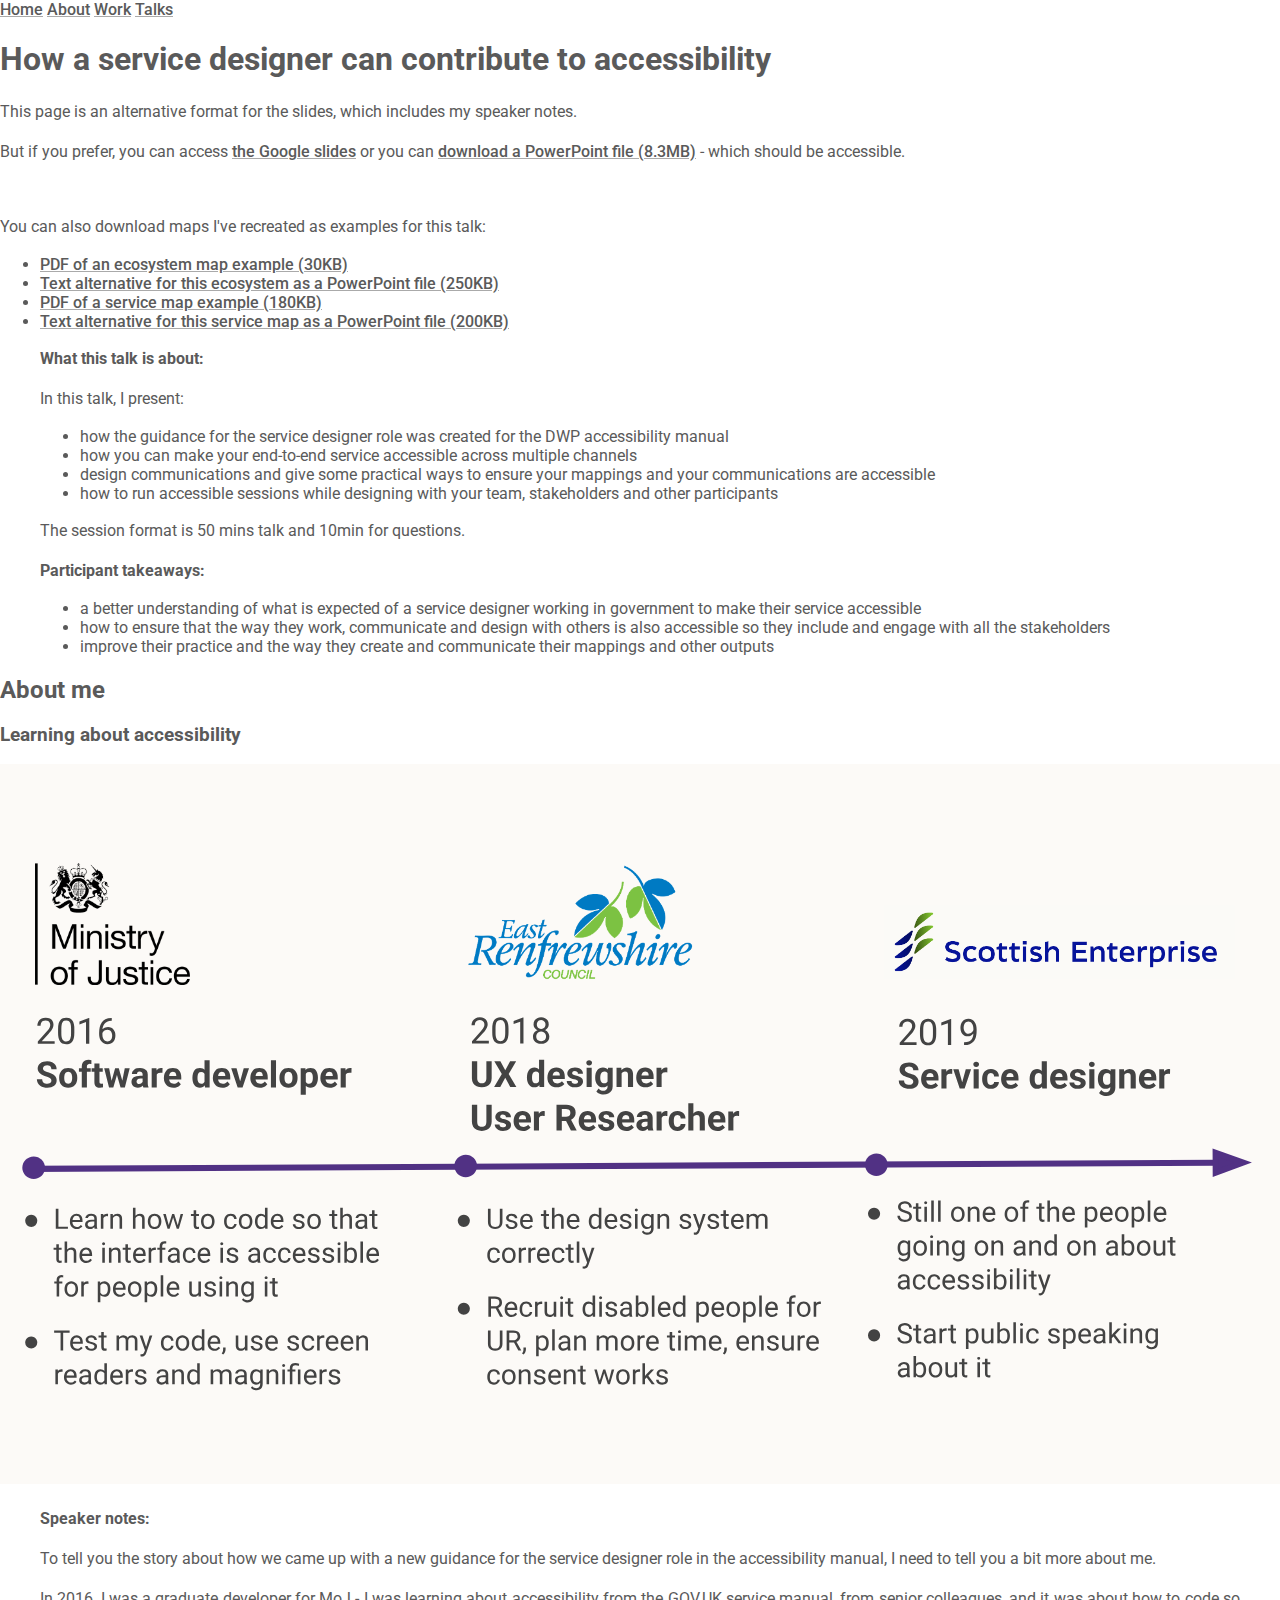
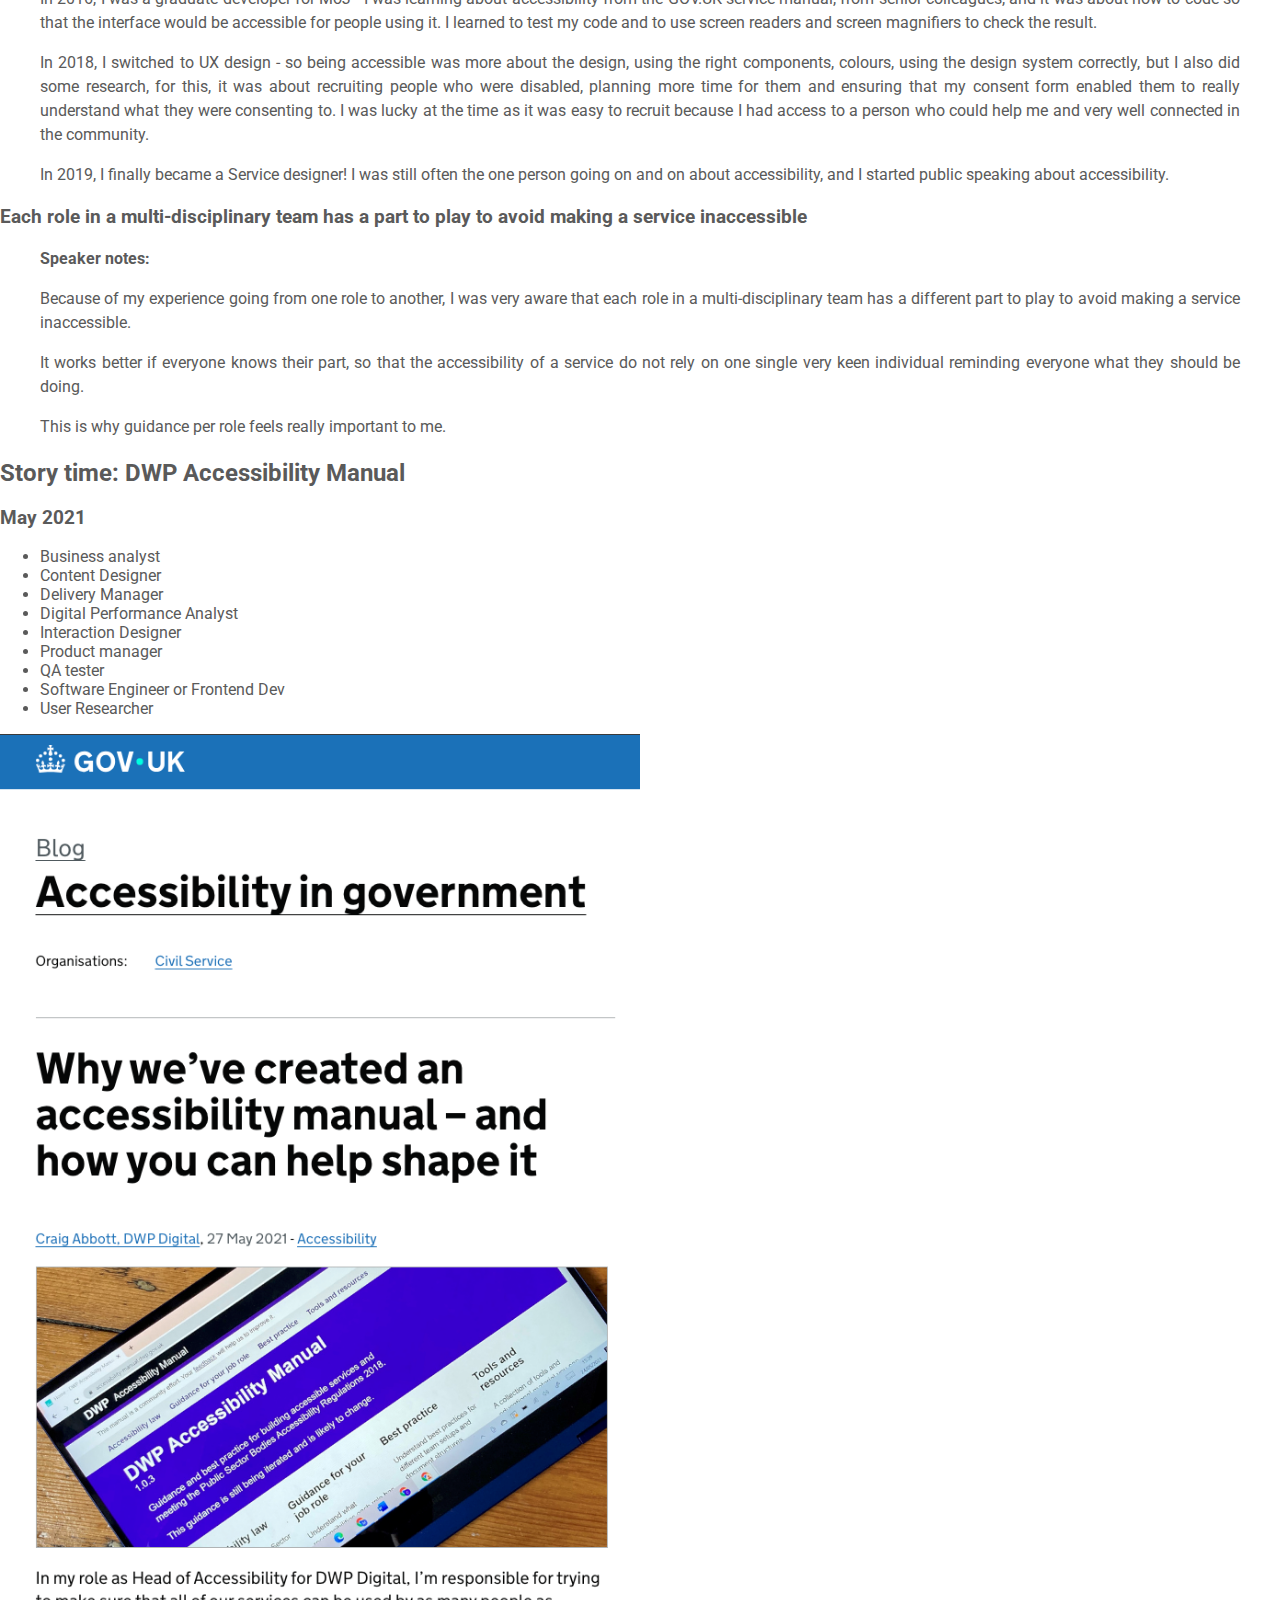
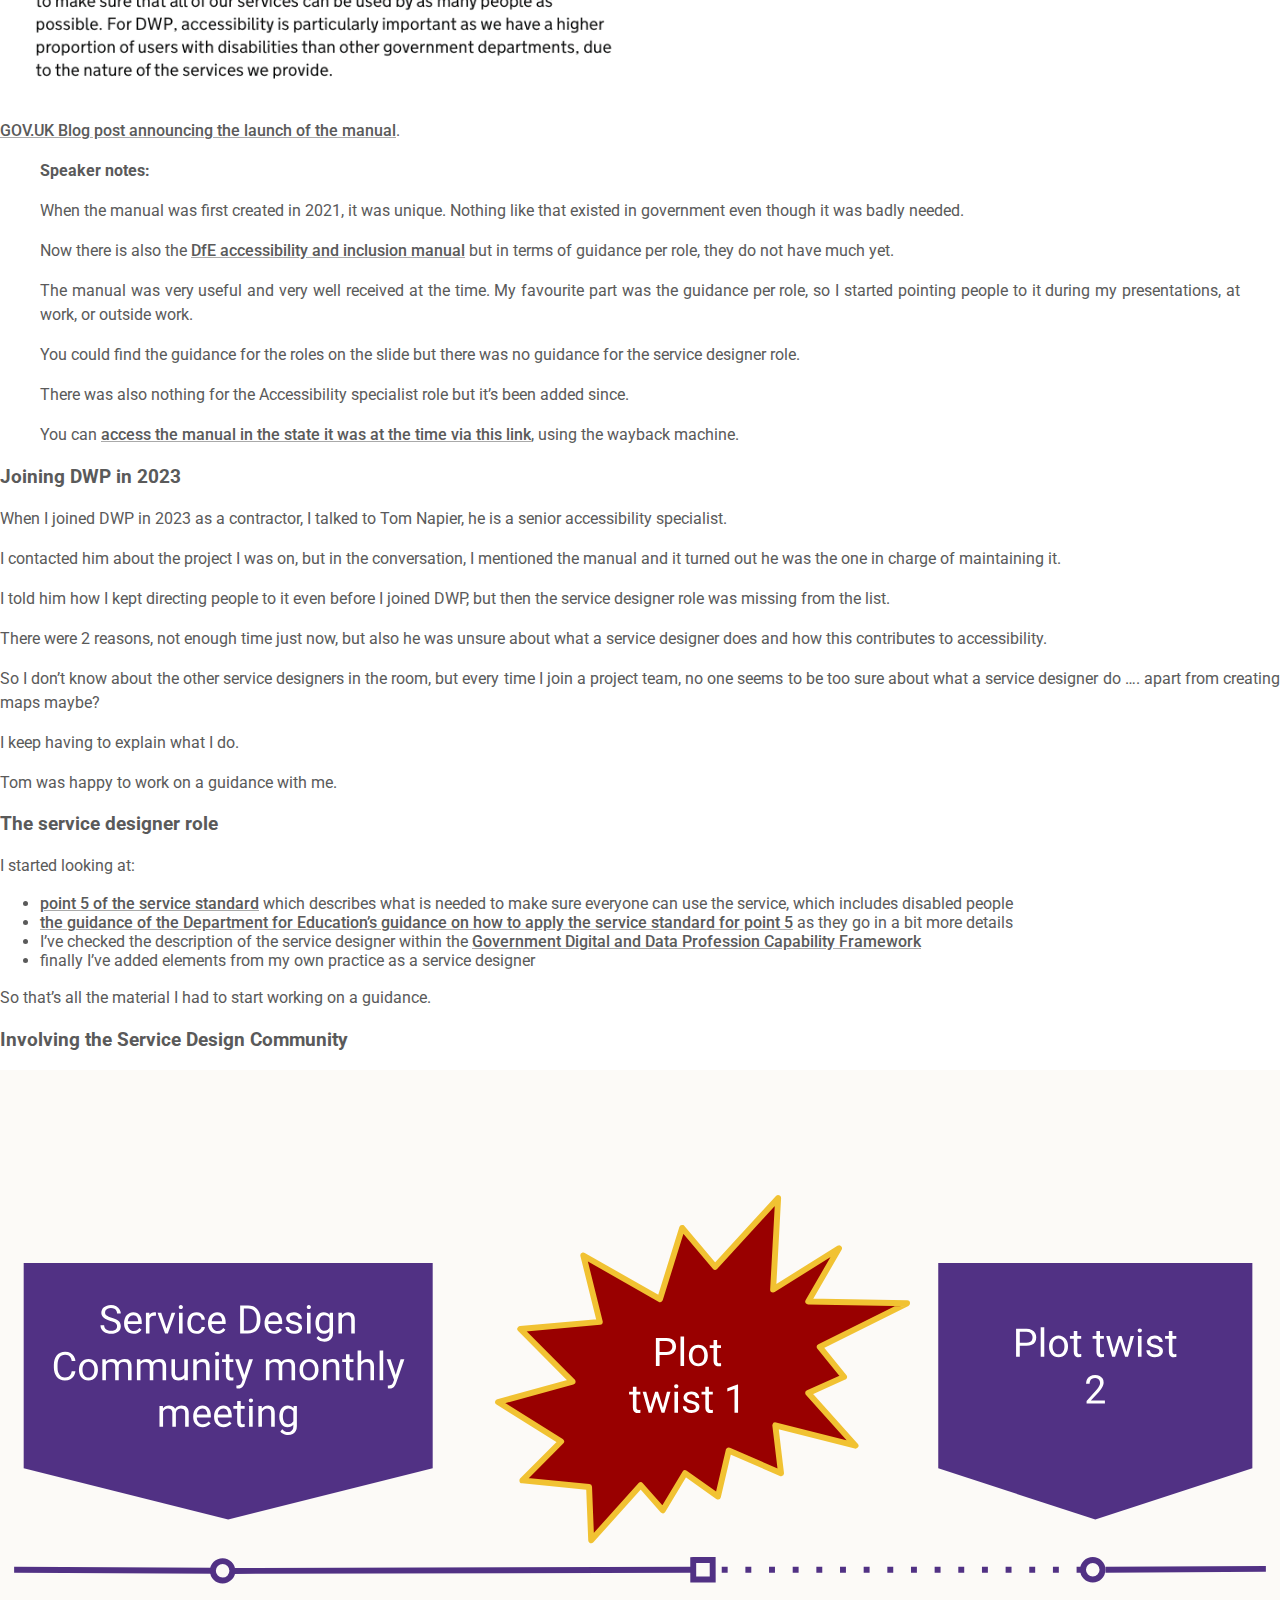
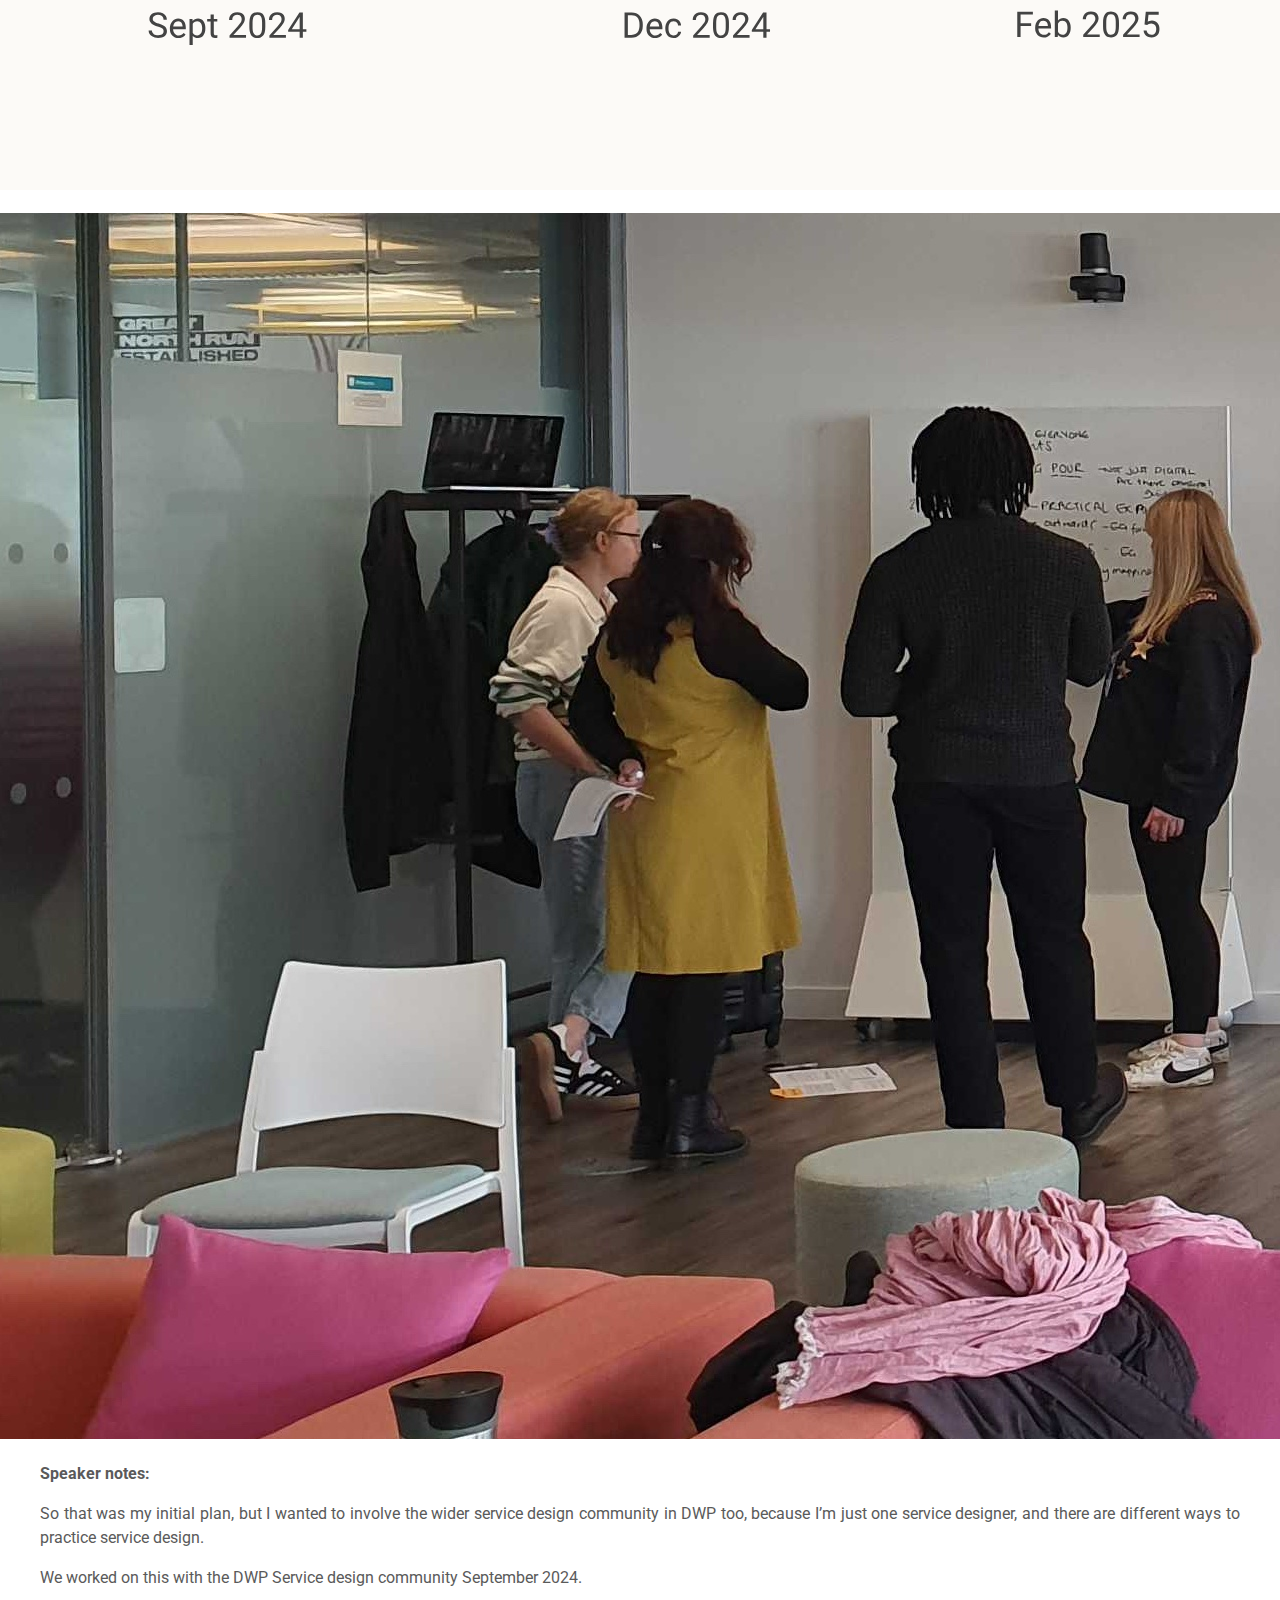
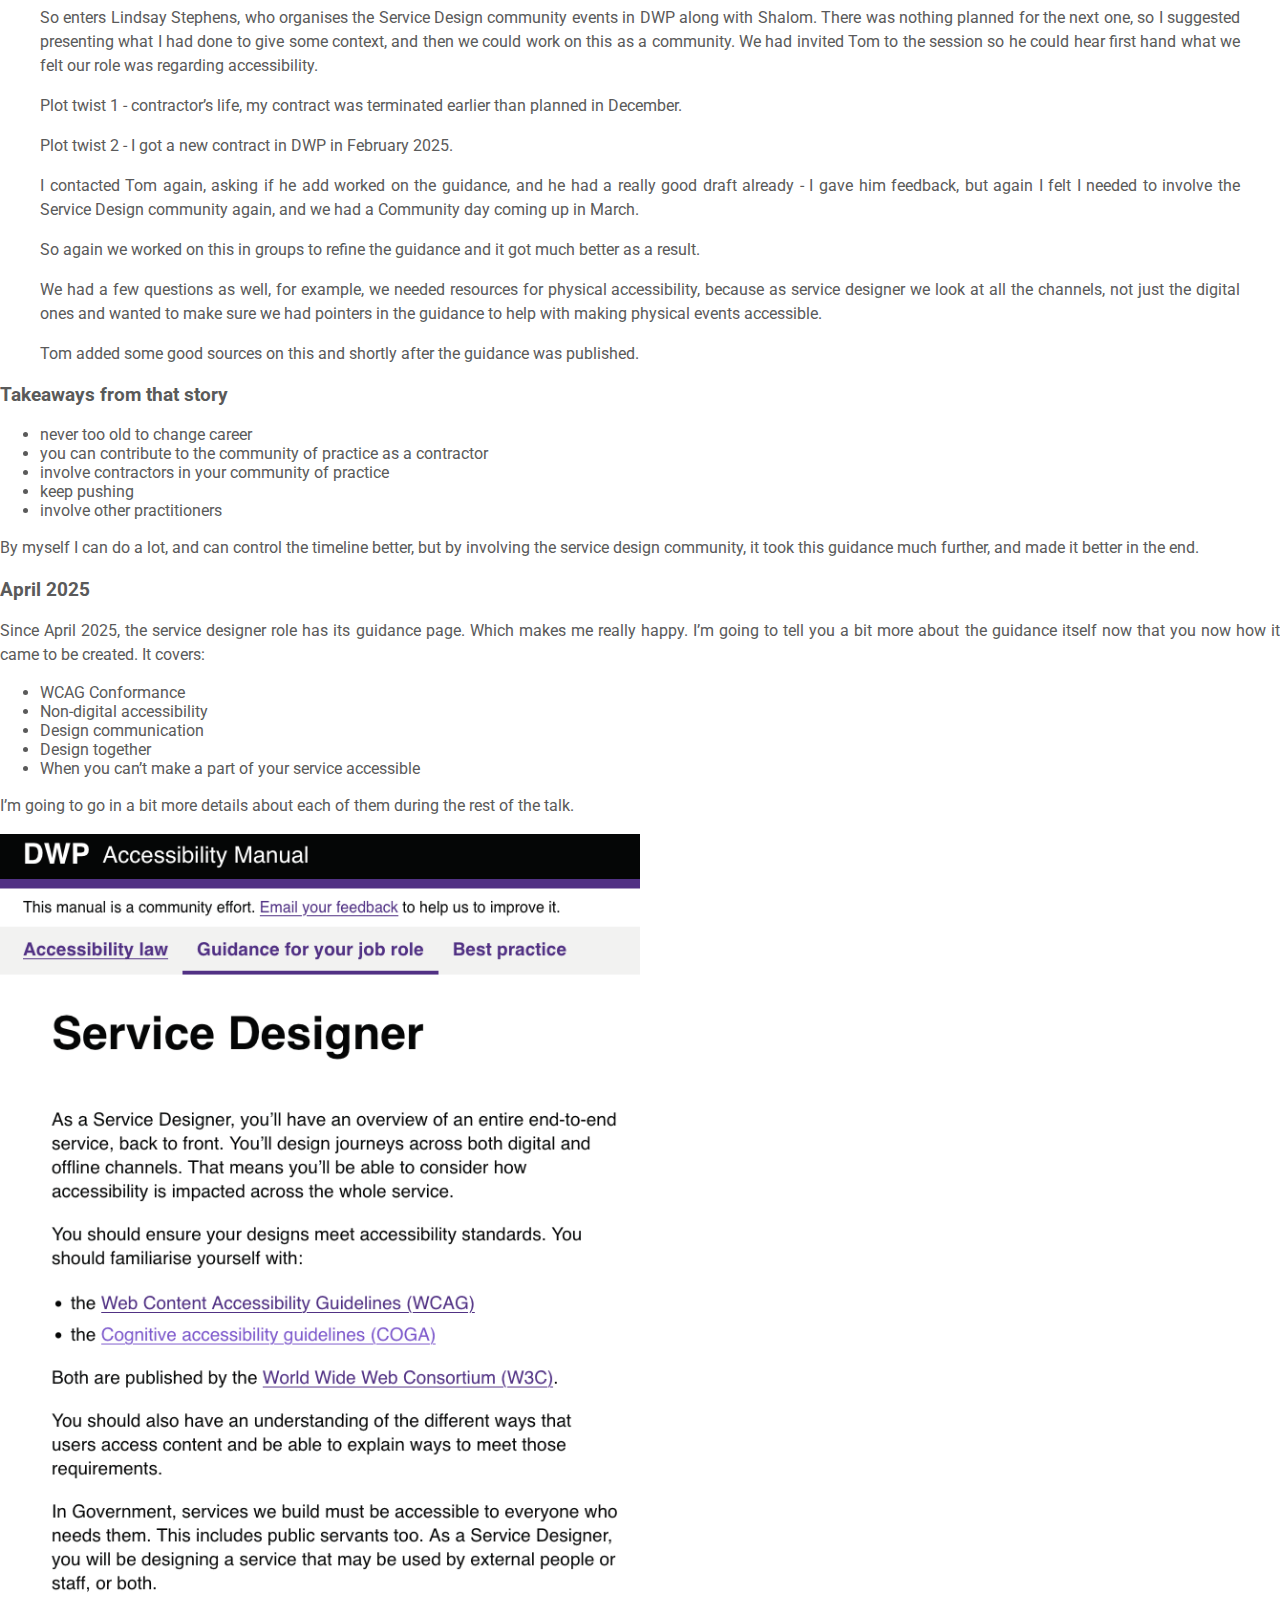
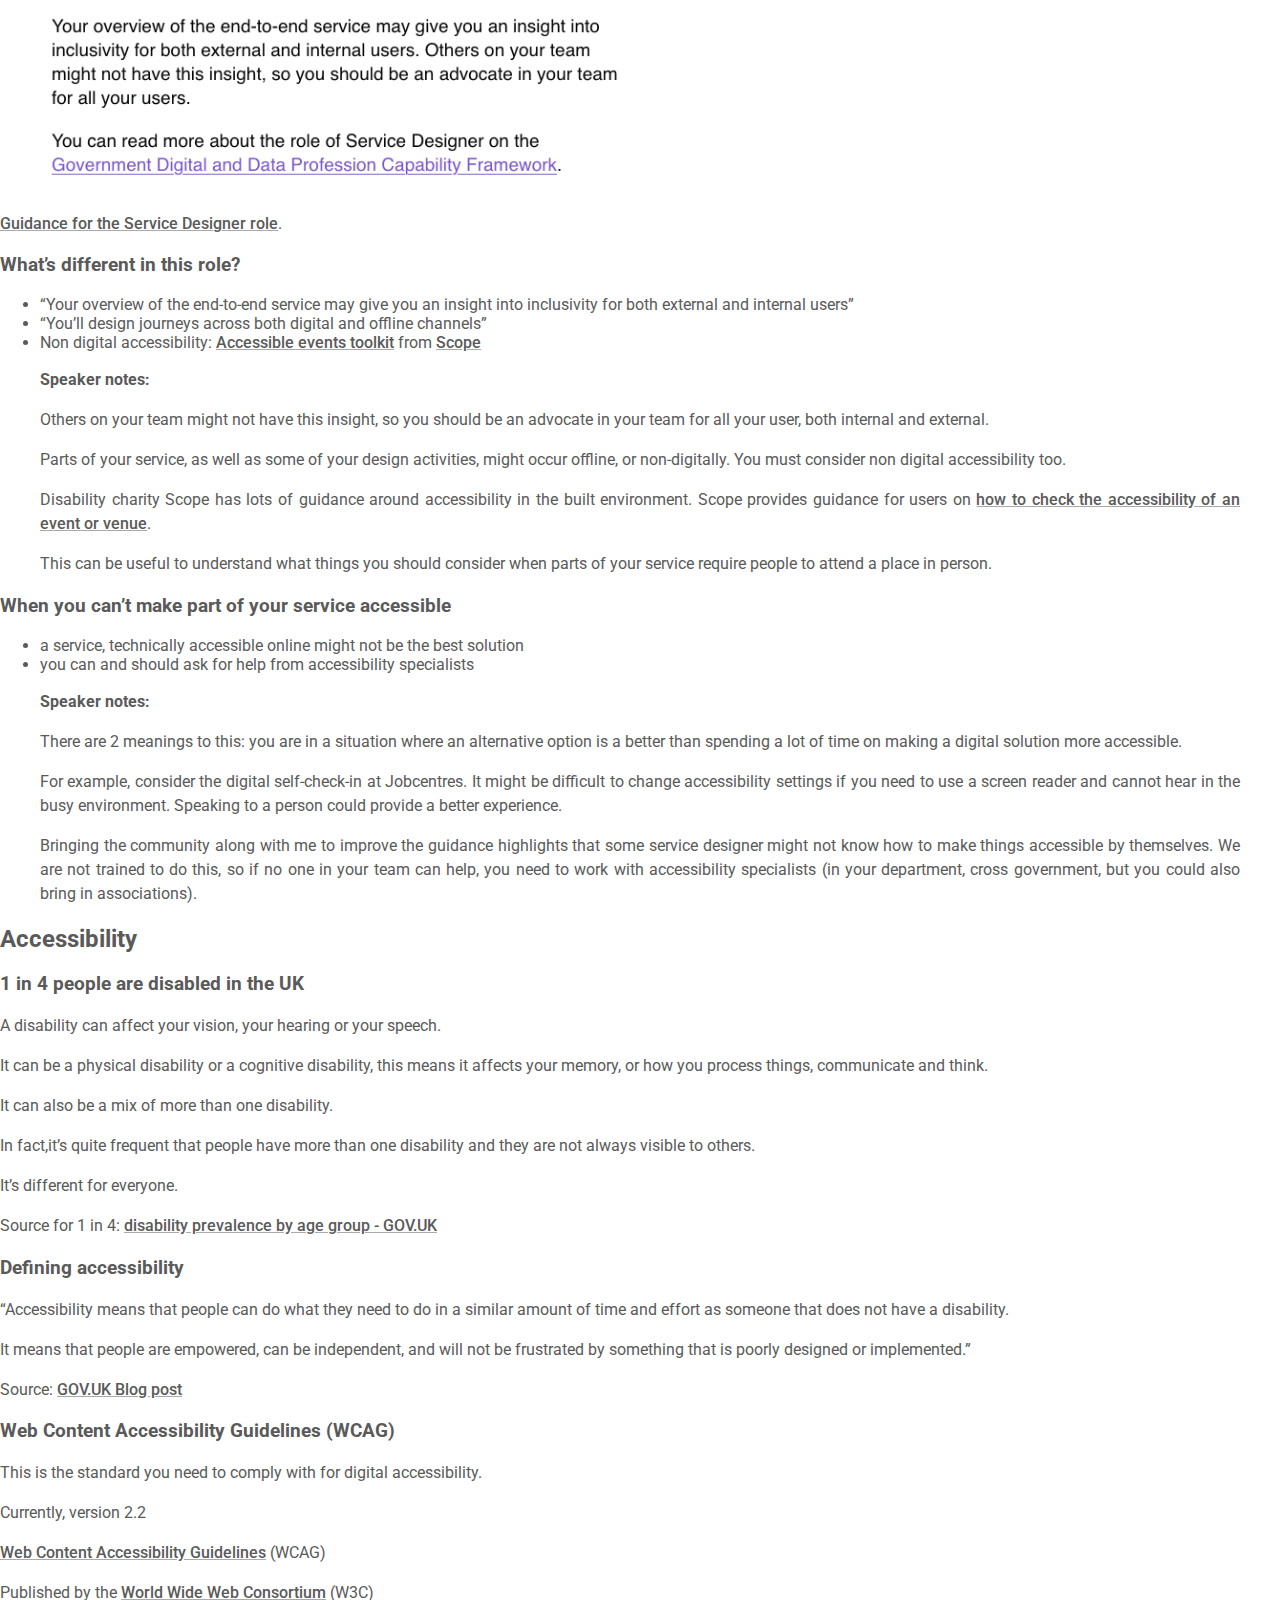
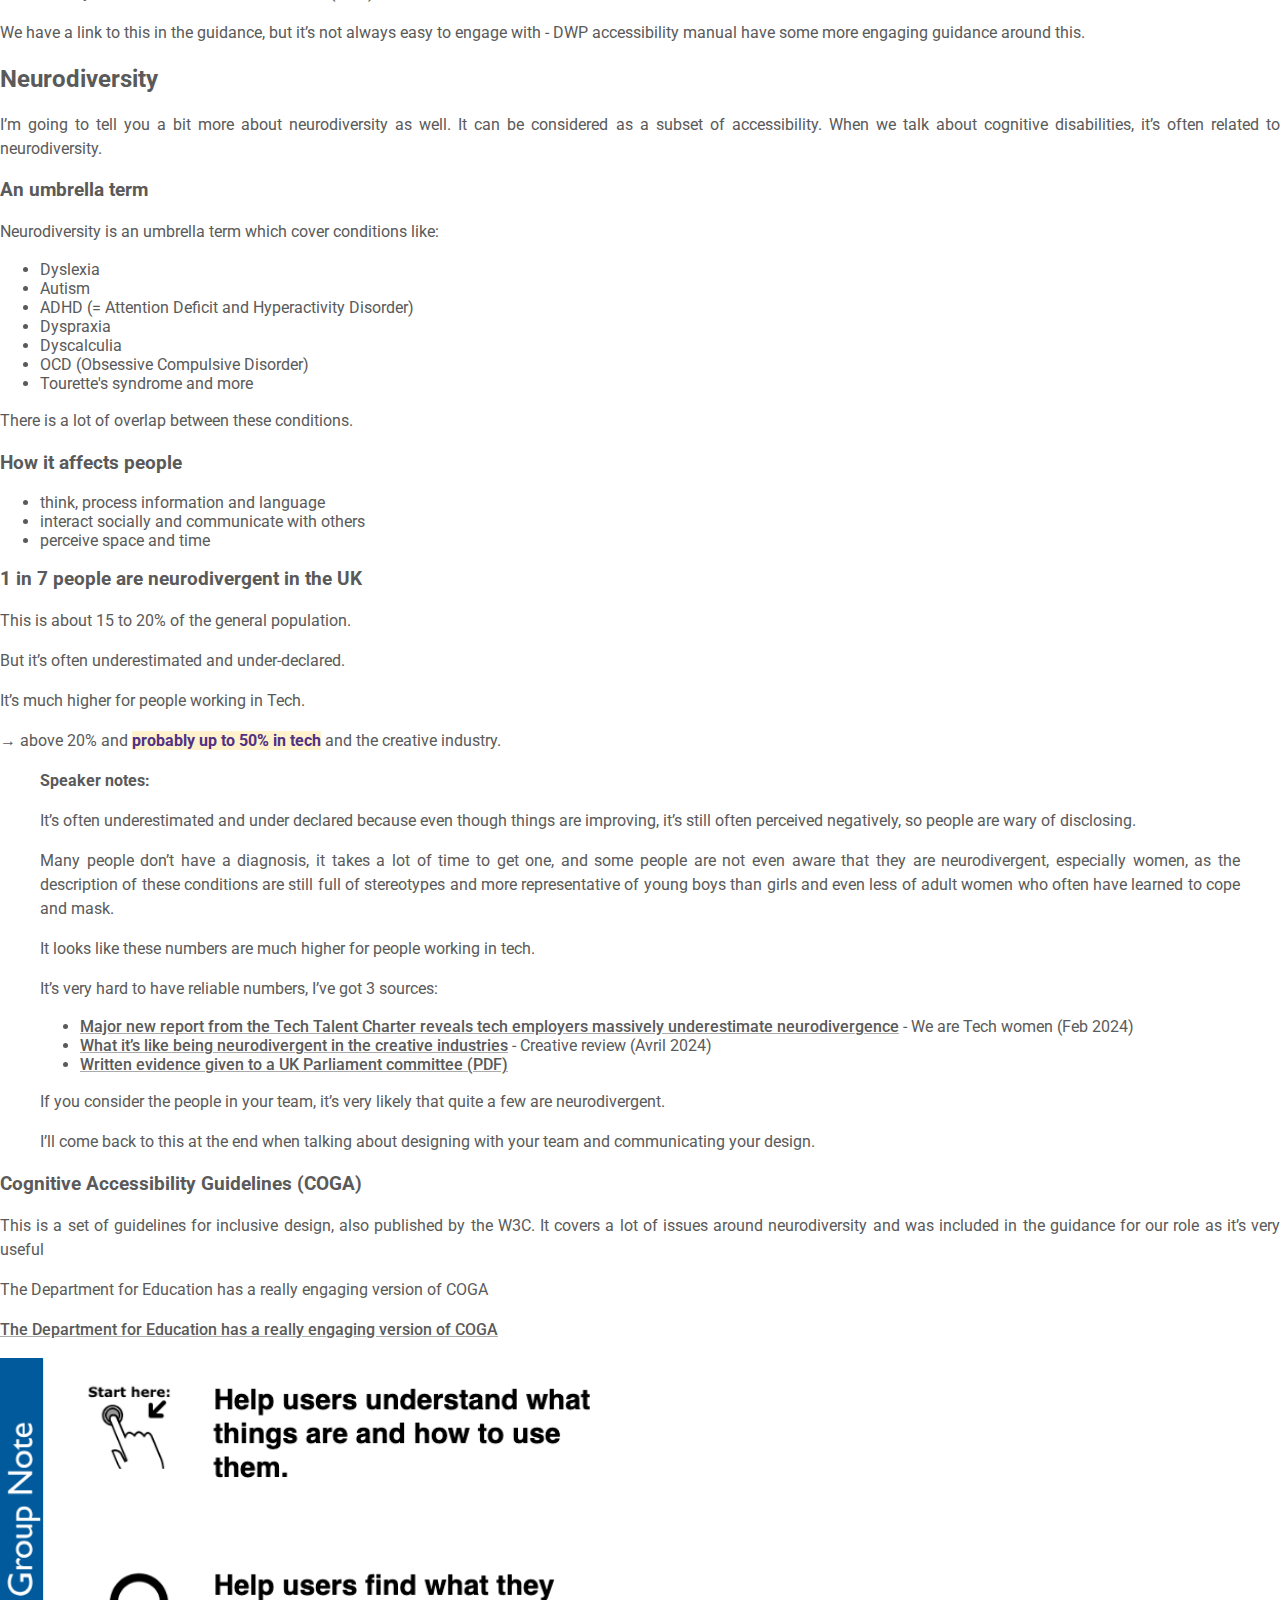
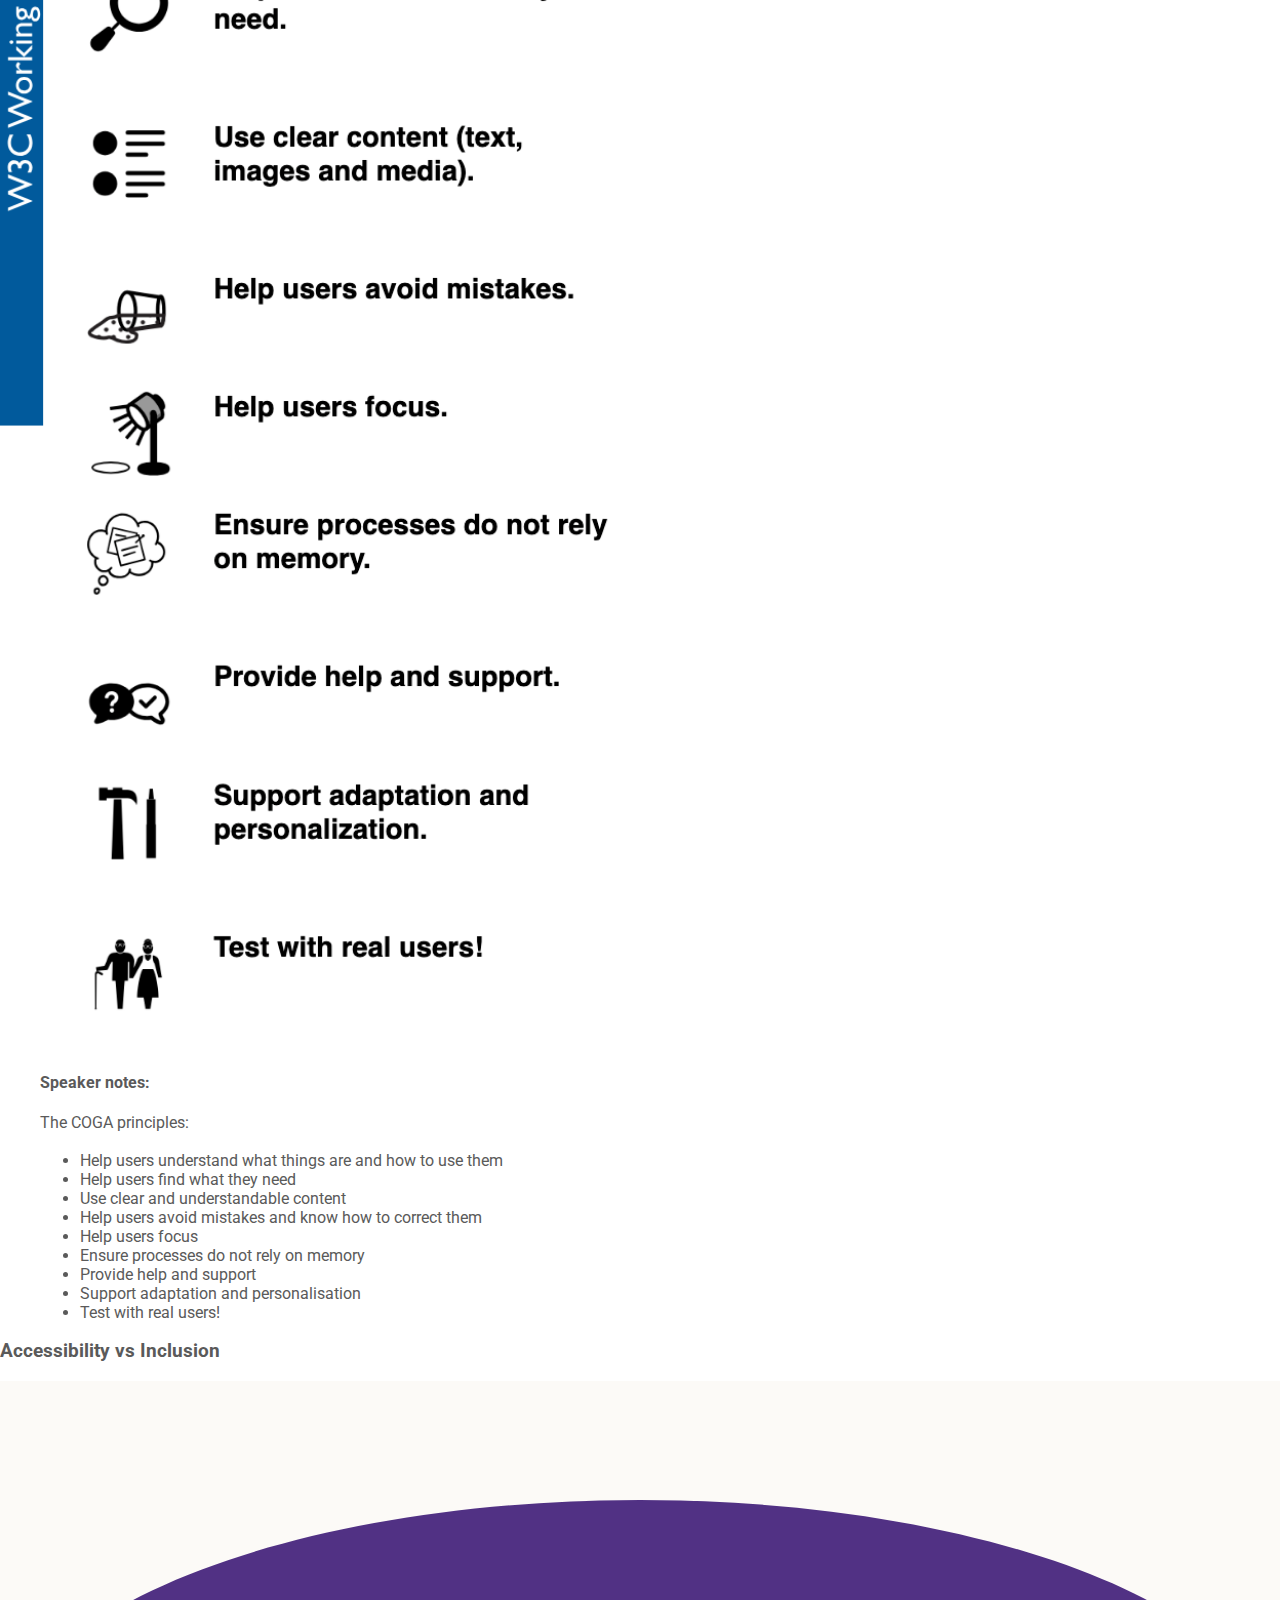
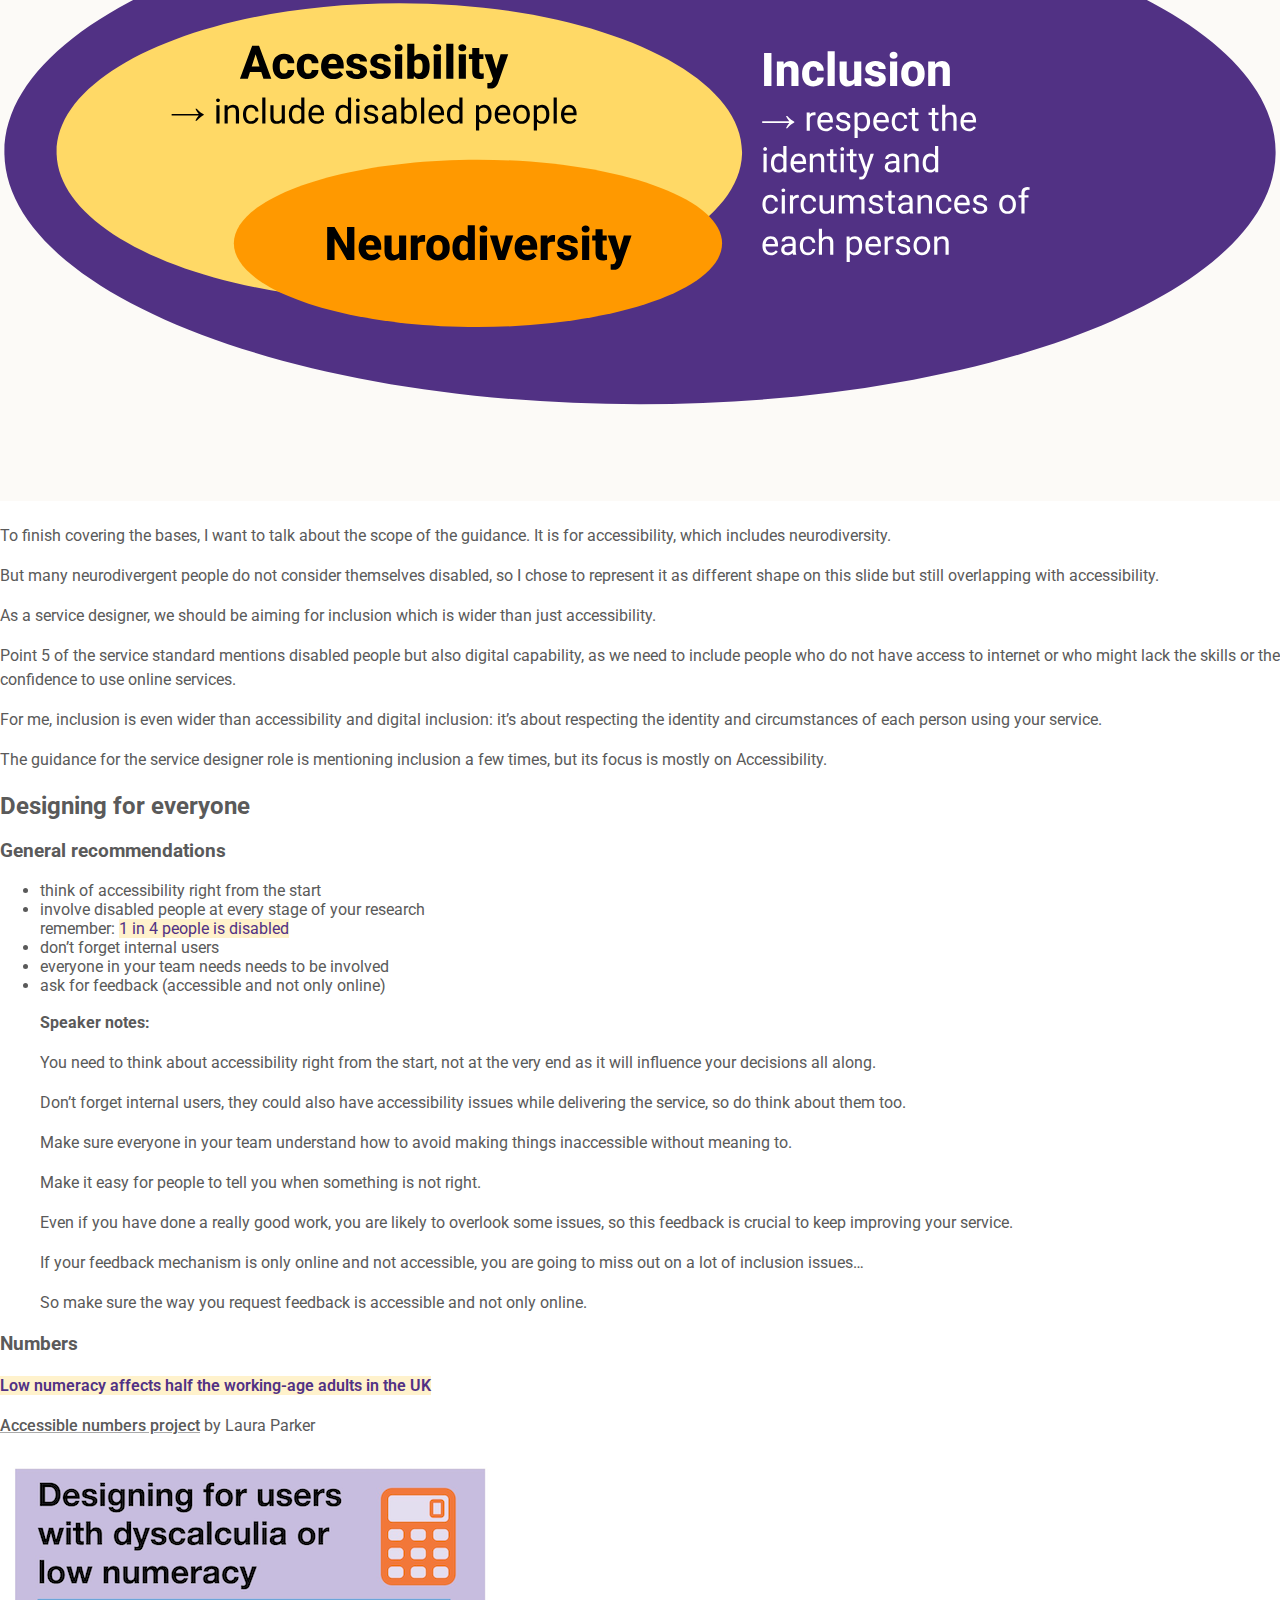
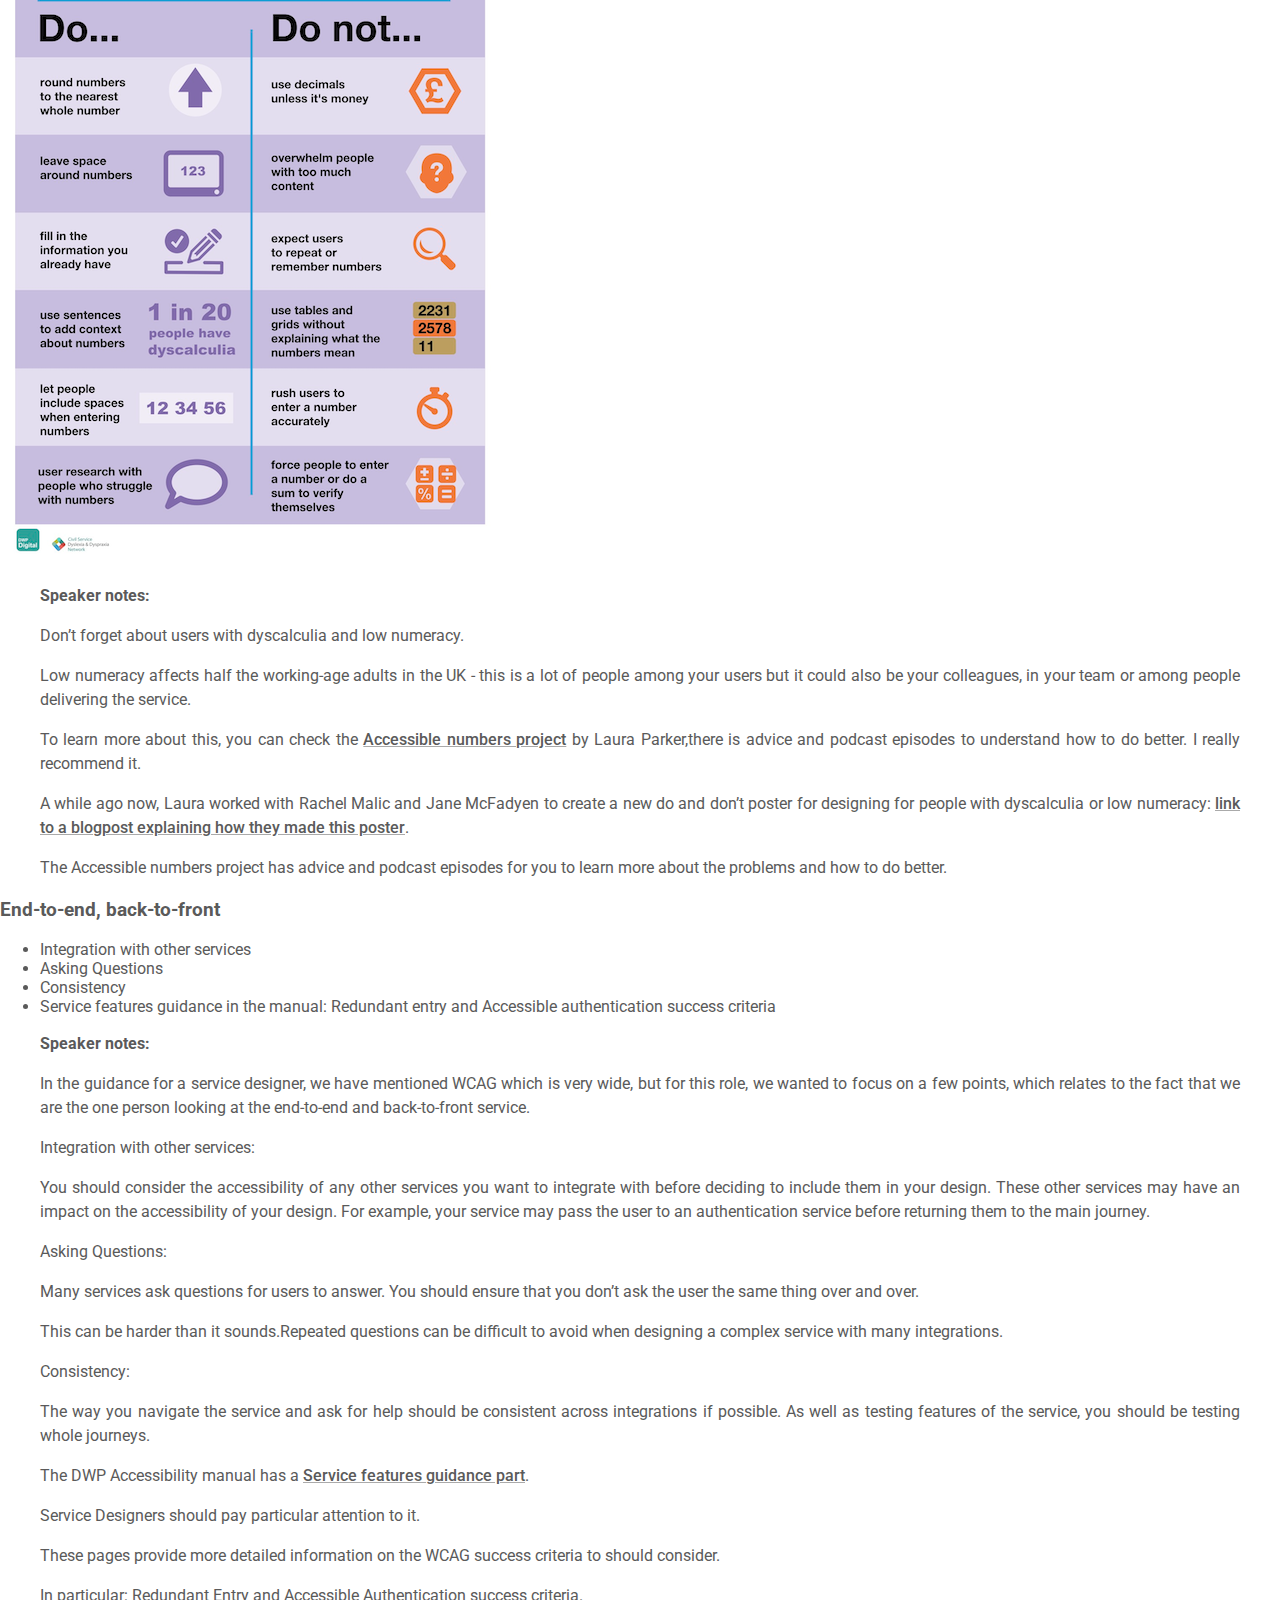
<file: talk-how-SDers-contribute-to-a11y.html>
<!DOCTYPE html>
<html lang=en>
  <head>
    <title>Talk - How a service designer can contribute to accessibility - Stéphanie KRUS</title>

    <meta charset="utf-8">
    <meta http-equiv="X-UA-Compatible" content="IE=edge">
    <!-- Viewport mobile tag for sensible mobile support -->
    <meta name="viewport" content="width=device-width, initial-scale=1, maximum-scale=5">
    <!-- Name of web application (only should be used if the website is used as an app) -->
    <meta name="application-name" content="Stéphanie KRUS - Portfolio">
    <meta name="description" content="Portfolio - Stéphanie KRUS - Designer">
    <link rel="icon" href="assets/favicon.ico">

    <!--STYLES-->
    <link type="text/css" rel="stylesheet" href="https://fonts.googleapis.com/css?family=Roboto:300,400,500,700">
    <link rel="preconnect" href="https://fonts.googleapis.com">
    <link rel="preconnect" href="https://fonts.gstatic.com" crossorigin>
    <link href="https://fonts.googleapis.com/css2?family=Roboto+Condensed:wght@700&display=swap" rel="stylesheet">
    <link rel="stylesheet" href="assets/styles/myCss.css">
    <!--STYLES END-->
  </head>

  <body>

    <header>
      <nav>
        <a href="index.html">Home</a>
        <a href="about.html">About</a>
        <a href="work.html">Work</a>
        <a href="talks.html">Talks</a>
    </nav>
    </header>

    <main>
      <div class="talk">
      <h1>How a service designer can contribute to accessibility</h1>

      <p>This page is an alternative format for the slides, which includes my speaker notes.</p>
      <p>But if you prefer, you can access <a href="https://docs.google.com/presentation/d/1sqy_2blpDWME-05tjWoJ0HDwbvkjff_CK9svKp9QWKI/edit?usp=sharing"> the Google slides</a> or you can <a href="assets/images/how-a-service-designer-contribute-to-a11y/How_a_service_designer_can_contributeto_a11y-SDinGOV2025-to_share.pptx" download="How-a-service-designer-can-contribute-to-a11y-Stephanie-Krus.pptx">download a PowerPoint file (8.3MB)</a> - which should be accessible.</p>
      <br>
      <p>You can also download maps I've recreated as examples for this talk:</p>
      <ul class="wider">
        <li><a href="assets/images/how-a-service-designer-contribute-to-a11y/Ecosystem-example.pdf" download="Ecosystem-visual-example-Stephanie-Krus.pdf">PDF of an ecosystem map example (30KB)</a></li>
        <li><a href="assets/images/how-a-service-designer-contribute-to-a11y/example-alternative-format-for-ecosystem-visual.pptx" download="Ecosystem-alternative-format-Stephanie-Krus.pptx">Text alternative for this ecosystem as a PowerPoint file  (250KB)</a></li>
        <li><a href="assets/images/how-a-service-designer-contribute-to-a11y/Service-map-example.pdf" download="Service-map-visual-example-Stephanie-Krus.pdf">PDF of a service map example (180KB)</a></li>
        <li><a href="assets/images/how-a-service-designer-contribute-to-a11y/example-alternative-format-for-service-map-visual.pptx" download="Service-map-alternative-format-Stephanie-Krus.pptx">Text alternative for this service map as a PowerPoint file  (200KB)</a></li>
      </ul>

      <blockquote class="mauve">
        <p><strong>What this talk is about:</strong></p>
        <p>In this talk, I present:</p>
          <ul>
            <li>how the guidance for the service designer role was created for the DWP accessibility manual</li>
            <li>how you can make your end-to-end service accessible across multiple channels</li>
            <li>design communications and give some practical ways to ensure your mappings and your communications are accessible</li>
            <li>how to run accessible sessions while designing with your team, stakeholders and other participants</li>
          </ul>
        <p>The session format is 50 mins talk and 10min for questions.</p>
      </blockquote>

      <blockquote class="blue">
 
       <p><strong>Participant takeaways:</strong></p>
        <ul>
          <li>a better understanding of what is expected of a service designer working in government to make their service accessible</li>
          <li>how to ensure that the way they work, communicate and design with others is also accessible so they include and engage with all the stakeholders</li>
          <li>improve their practice and the way they create and communicate their mappings and other outputs</li>
        </ul>
      </blockquote>


      <h2 class="purple">About me</h2>
      <h3 class="purple">Learning about accessibility</h3>
      <p><img  src="assets/images/how-a-service-designer-contribute-to-a11y/learning-accessibility.svg" 
        alt="timeline with logos of place of work and what I've done in 3 roles described in the speaker notes"></p>
      <blockquote>
        <p><strong>Speaker notes:</strong></p>
        <p>To tell you the story about how we came up with a new guidance for the service designer role in the accessibility manual, I need to tell you a bit more about me.</p>
        <p>In 2016, I was a graduate developer for MoJ - I was learning about accessibility from the GOV.UK service manual, from senior colleagues, and it was about how to code so that the interface would be accessible for people using it. I learned to test my code and to use screen readers and screen magnifiers to check the result.</p>
        <p>In 2018, I  switched to UX design - so being accessible was more about the design, using the right components, colours, using the design system correctly, but I also did some research, for this,  it was about recruiting people who were disabled, planning more time for them and ensuring that my consent form enabled them to really understand what they were consenting to. I was lucky at the time as it was easy to recruit because I had access to a person who could help me and very well connected in the community.</p>
        <p>In 2019, I finally became a Service designer! I was still often the one person going on and on about accessibility, and I started public speaking about accessibility.</p>
      </blockquote>

      <h3 class="purple">Each role in a multi-disciplinary team has a part to play to avoid making a service inaccessible</h3>
      <blockquote>
        <p><strong>Speaker notes:</strong></p>
        <p>Because of my experience going from one role to another, I was very aware that each role in a multi-disciplinary team has a different part to play to avoid making a service inaccessible.</p> 
        <p>It works better if everyone knows their part, so that the accessibility of a service do not rely on one single very keen individual reminding everyone what they should be doing.</p>
        <p>This is why guidance per role feels really important to me.</p>

      </blockquote>

      <h2 class="purple">Story time: DWP Accessibility Manual</h2>
      <h3>May 2021</h3>
      <ul>
        <li>Business analyst</li>
        <li>Content Designer</li>
        <li>Delivery Manager</li>
        <li>Digital Performance Analyst</li>
        <li>Interaction Designer</li>
        <li>Product manager</li>
        <li>QA tester</li>
       <li>Software Engineer or Frontend Dev</li>
        <li>User Researcher </li>  
      </ul>
      <p><img class="img-half-width"  src="assets/images/how-a-service-designer-contribute-to-a11y/manual-creation-blog-post.png" 
        alt="screenshot of a post from the Accessibility in government blog, from Craig Abbott DWP Digital titled: why we've created an accessibility manual and how you can help shape it"></p>
      <p><a href="https://accessibility.blog.gov.uk/2021/05/27/why-weve-created-an-accessibility-manual-and-how-you-can-help-shape-it/">GOV.UK Blog post announcing the launch of the manual</a>.</p>
      <blockquote>
        <p><strong>Speaker notes:</strong></p>
                <p>When the manual was first created in 2021, it was unique. Nothing like that existed in government even though it was badly needed.</p>
        <p>Now there is also the <a href="https://accessibility.education.gov.uk/">DfE accessibility and inclusion manual</a> but in terms of guidance per role, they do not have much yet.</p>
        <p>The manual was very useful and very well received at the time. My favourite part was the guidance per role, so I started pointing people to it during my presentations, at work, or outside work.</p>
        <p>You could find the guidance for the roles on the slide but there was no guidance for the service designer role.</p>
        <p>There was also nothing for the Accessibility specialist role but it’s been added since.</p>
        <p>You can <a href="https://web.archive.org/web/20210731122848/https://accessibility-manual.dwp.gov.uk/guidance-for-your-job-role">access the manual in the state it was at the time via this link</a>, using the wayback machine.</p>
      </blockquote>

      <h3 class="purple">Joining DWP in 2023</h3>
      <p>When I joined DWP in 2023 as a contractor, I talked to Tom Napier, he is a senior accessibility specialist.</p>
      <p>I contacted him about the project I was on, but in the conversation, I mentioned the manual and it turned out he was the one in charge of maintaining it.</p>
      <p>I told him how I kept directing people to it even before I joined DWP, but then the service designer role was missing from the list.</p>
      <p>There were 2 reasons, not enough time just now, but also he was unsure about what a service designer does and how this contributes to accessibility.</p>
      <p>So I don’t know about the other service designers in the room, but every time I join a project team, no one seems to be too sure about what a service designer do …. apart from creating maps maybe?</p>
      <p>I keep having to explain what I do. </p>
      <p>Tom was happy to work on a guidance with me.</p>

      <h3 class="purple">The service designer role</h3>
      <p>I started looking at: </p>
      <ul>
        <li><a href="https://www.gov.uk/service-manual/service-standard/point-5-make-sure-everyone-can-use-the-service">point 5 of the service standard</a> which describes what is needed to make sure everyone can use the service, which includes disabled people</li>
        <li><a href="https://apply-the-service-standard.education.gov.uk/service-standard/5-make-sure-everyone-can-use-the-service">the guidance of the Department for Education’s guidance on how to apply the service standard for point 5</a> as they go in a bit more details</li>
        <li> I’ve checked the description of the service designer within the <a href="https://ddat-capability-framework.service.gov.uk/role/service-designer">Government Digital and Data Profession Capability Framework</a></li>
        <li>finally I’ve added elements from my own practice as a service designer </li>
      </ul>
      <p>So that’s all the material I had to start working on a guidance.</p>

      <h3 class="purple">Involving the Service Design Community</h3>
      <p><img  src="assets/images/how-a-service-designer-contribute-to-a11y/timeline-guidance-creation.svg" 
        alt="timeline with 3 dates explained in the speaker notes"></p>
      <p><img  src="assets/images/how-a-service-designer-contribute-to-a11y/ServiceDesignCommunityDay.jpeg" 
        alt="9 members of the service design community standing, working at whiteboards in an office room, with colourful sofa and cushions on the forefront"></p>
      <blockquote>
        <p><strong>Speaker notes:</strong></p>
        <p>So that was my initial plan, but I wanted to involve the wider service design community in DWP too, because I’m just one service designer, and there are different ways to practice service design.</p>
        <p>We worked on this with the DWP Service design community September 2024.</p>
        <p>So enters Lindsay Stephens, who organises the Service Design community events in DWP along with Shalom. There was nothing planned for the next one, so I suggested presenting what I had done to give some context, and then we could work on this as a community. We had invited Tom to the session so he could hear first hand what we felt our role was regarding accessibility. </p>
        <p>Plot twist 1 - contractor’s life, my contract was terminated earlier than planned in December.</p>
        <p>Plot twist 2 - I got a new contract in DWP in February 2025.</p>
        <p>I contacted Tom again, asking if he add worked on the guidance, and he had a really good draft already - I gave him feedback, but again I felt I needed to involve the Service Design community again, and we had a Community day coming up in March.</p>
        <p>So again we worked on this in groups to refine the guidance and it got much better as a result.</p>
        <p>We had a few questions as well, for example, we needed resources for physical accessibility, because as service designer we look at all the channels, not just the digital ones and wanted to make sure we had pointers in the guidance to help with making physical events accessible.</p>
        <p>Tom added some good sources on this and shortly after the guidance was published.</p>
      </blockquote>

      <h3 class="purple">Takeaways from that story</h3>
      <ul>
          <li>never too old to change career</li>
          <li>you can contribute to the community of practice as a contractor</li>
          <li>involve contractors in your community of practice</li>
          <li>keep pushing</li>
          <li>involve other practitioners</li>
      </ul>
      <p>By myself I can do a lot, and can control the timeline better, but by involving the service design community, it took this guidance much further, and made it better in the end.</p>

      <h3 class="purple">April 2025</h3>
      <p>Since April 2025, the service designer role has its guidance page. Which makes me really happy.
          I’m going to tell you a bit more about the guidance itself now that you now how it came to be created.
          It covers:</p>
      <ul>
          <li>WCAG Conformance</li>
          <li>Non-digital accessibility</li>
          <li>Design communication</li>
          <li>Design together</li>
          <li>When you can’t make a part of your service accessible</li>
      </ul>
      <p>I’m going to go in a bit more details about each of them during the rest of the talk.</p>
      <p><img class="img-half-width"  src="assets/images/how-a-service-designer-contribute-to-a11y/SD-guidance.png" 
        alt="page of the DWP Accessibility manual showing the guidance for the service designer job role"></p>
      <p><a href="https://accessibility-manual.dwp.gov.uk/guidance-for-your-job-role/service-designer">Guidance for the Service Designer role</a>.</p>

      <h3 class="purple">What’s different in this role?</h3>
      <ul>
        <li>“Your overview of the end-to-end service may give you an insight into inclusivity for both external and internal users”</li>
        <li>“You’ll design journeys across both digital and offline channels”</li>
        <li>Non digital accessibility: <a href="https://business.scope.org.uk/toolkit/accessible-event-planning-toolkit/">Accessible events toolkit</a> from <a href="https://www.scope.org.uk/">Scope</a></li>
      </ul>
      <blockquote>
        <p><strong>Speaker notes:</strong></p>
        <p>Others on your team might not have this insight, so you should be an advocate in your team for all your user, both internal and external.</p>
        <p>Parts of your service, as well as some of your design activities, might occur offline, or non-digitally. You must consider non digital accessibility too.</p>
        <p>Disability charity Scope has lots of guidance around accessibility in the built environment. Scope provides guidance for users on <a href="https://www.scope.org.uk/advice-and-support/checking-event-venue-accessibility">how to check the accessibility of an event or venue</a>. </p>
        <p>This can be useful to understand what things you should consider when parts of your service require people to attend a place in person.</p>

      </blockquote>

      <h3 class="purple">When you can’t make part of your service accessible</h3>
      <ul>
        <li>a service, technically accessible online might not be the best solution</li>
        <li>you can and should ask for help from accessibility specialists</li>
      </ul>
      <blockquote>
        <p><strong>Speaker notes:</strong></p>
        <p>There are 2 meanings to this: you are in a situation where an alternative option is a better than spending a lot of time on making a digital solution more accessible.</p>
        <p>For example, consider the digital self-check-in at Jobcentres. It might be difficult to change accessibility settings if you need to use a screen reader and cannot hear in the busy environment. Speaking to a person could provide a better experience. </p>
        <p>Bringing the community along with me to improve the guidance highlights that some service designer might not know how to make things accessible by themselves. We are not trained to do this, so if no one in your team can help, you need to work with accessibility specialists (in your department, cross government, but you could also bring in associations).</p>
      </blockquote>

      <h2 class="yellow">Accessibility</h2>
      <h3 class="purple">1 in 4 people are disabled in the UK</h3>
        <p>A disability can affect your vision, your hearing or your speech.</p>
        <p>It can be a physical disability​ or a cognitive disability​, this means it affects your memory, ​or how you process things, communicate and think​.</p>
        <p>It can also be a mix of more than one disability​. </p>
        <p>In fact,it’s quite frequent that people have more than one disability and they are not always visible to others.</p>
        <p>It’s different for everyone.</p>
        <p>Source for 1 in 4: <a href="https://www.gov.uk/government/statistics/family-resources-survey-financial-year-2022-to-2023/family-resources-survey-financial-year-2022-to-2023#disability-1">disability prevalence by age group - GOV.UK</a></p>
      <h3 class="purple">Defining accessibility</h3>
      <p>“Accessibility means that people can do what they need to do in a similar amount of time and effort as someone that does not have a disability.	</p>
      <p>It means that people are empowered, can be independent, and will not be frustrated by something that is poorly designed or implemented.”	</p>			
      <p>Source: <a href="https://accessibility.blog.gov.uk/2016/05/16/what-we-mean-when-we-talk-about-accessibility-2/">GOV.UK Blog post</a></p>
     
      <h3 class="purple">Web Content Accessibility Guidelines (WCAG)</h3>
        <p>This is the standard you need to comply with for digital accessibility.</p>
        <p>Currently, version 2.2</p>
        <p><a href="https://accessibility-manual.dwp.gov.uk/accessibility-law/web-content-accessibility-guidelines">Web Content Accessibility Guidelines</a> (WCAG)</p>	
        <p>Published by the <a href="https://www.w3.org/">World Wide Web Consortium</a> (W3C)</p>
        <p>We have a link to this in the guidance, but it’s not always easy to engage with - DWP accessibility manual have some more engaging guidance around this.</p>

      <h2 class="orange">Neurodiversity</h2>
      <p>I’m going to tell you a bit more about neurodiversity as well. It can be considered as a subset of accessibility. When we talk about cognitive disabilities, it’s often related to neurodiversity.</p>
      <h3 class="purple">An umbrella term</h3>
      <p>Neurodiversity is an umbrella term which cover conditions like:</p> 
      <ul>
        <li> Dyslexia</li>
        <li>Autism</li>
        <li>ADHD (= Attention Deficit and Hyperactivity Disorder)</li>
        <li>Dyspraxia</li>
        <li>Dyscalculia</li>
        <li>OCD (Obsessive Compulsive Disorder)</li>
        <li>Tourette's syndrome and more</li>
      </ul>
      <p>There is a lot of overlap between these conditions.</p>

      <h3 class="purple">How it affects people</h3>
      <ul>
        <li>think, process information and language</li>
        <li>interact socially and communicate with others</li>
        <li>perceive space and time</li>
      </ul>
      <h3 class="purple">1 in 7 people are neurodivergent in the UK</h3>
      <p>This is about 15 to 20% of the general population.</p>
      <p>But it’s often underestimated and under-declared.</p>
      <p>It’s much higher for people working in Tech.</p>
      <p>→ above 20% and <span style="color: #513184 ; background-color: #fff2cc;"><strong>probably up to 50% in tech</strong></span> and the creative industry.</p>
      <blockquote>
        <p><strong>Speaker notes:</strong></p>
        <p>It’s often underestimated and under declared because even though things are improving,  it’s still often perceived negatively, so people are wary of disclosing.</p>
        <p>Many people don’t have a diagnosis, it takes a lot of time to get one, and some people are not even aware that they are neurodivergent, especially women, as the description of these conditions are still full of stereotypes and more representative of young boys than girls and even less of adult women who often have learned to cope and mask.</p>
        <p>It looks like these numbers are much higher for people working in tech.</p>
        <p>It’s very hard to have reliable numbers, I’ve got 3 sources:</p> 
        <ul>
          <li><a href="https://wearetechwomen.com/major-new-report-from-the-tech-talent-charter-reveals-tech-employers-massively-underestimate-neurodivergence-in-their-workforce/">Major new report from the Tech Talent Charter reveals tech employers massively underestimate neurodivergence</a> - We are Tech women (Feb 2024)</li>
          <li><a href="https://www.creativereview.co.uk/neurodiversity-creative-industry-experience/"> What it’s like being neurodivergent in the creative industries</a>  - Creative review (Avril 2024)</li>
          <li><a href="https://committees.parliament.uk/writtenevidence/6613/pdf/"> Written evidence given to a UK Parliament committee (PDF)</a></li>
        </ul>
        <p>If you consider the people in your team, it’s very likely that quite a few are neurodivergent.</p>
        <p>I’ll come back to this at the end when talking about designing with your team and communicating your design.</p>
      </blockquote>
 
      <h3 class="purple">Cognitive Accessibility Guidelines (COGA)</h3>
      <p>This is a set of guidelines for inclusive design, also published by the W3C. It covers a lot of issues around neurodiversity and was included in the guidance for our role as it’s very useful</p>
      <p>The Department for Education has a really engaging version of COGA</p>
      <p><a href="https://accessibility.education.gov.uk/knowledge-hub/coga">The Department for Education has a really engaging version of COGA</a></p>
      <p><img class="img-half-width"  src="assets/images/how-a-service-designer-contribute-to-a11y/COGA-principles.png" 
        alt="screenshot of the W3C working group note showing the principles one under another with an icon for each. The list is in the speaker notes of the slide"></p>
      <blockquote>
        <p><strong>Speaker notes:</strong></p>
        <p>The COGA principles:</p>
        <ul>
          <li>Help users understand what things are and how to use them</li>
          <li>Help users find what they need</li>
          <li>Use clear and understandable content</li>
          <li>Help users avoid mistakes and know how to correct them</li>
          <li>Help users focus</li>
          <li>Ensure processes do not rely on memory</li>
          <li>Provide help and support</li>
          <li>Support adaptation and personalisation</li>
          <li>Test with real users!</li>
        </ul>
      </blockquote>

      <h3 class="purple">Accessibility vs Inclusion</h3>
      <p><img  src="assets/images/how-a-service-designer-contribute-to-a11y/a11y-inclusion.svg" 
        alt="a big purple oval shape for inclusion. Within it, there is a yellow oval shape for accessibility and another orange oval shape for neurodiversity which mostly overlap the yellow one."></p>
      <p>To finish covering the bases, I want to talk about the scope of the guidance. It is for accessibility, which includes neurodiversity.</p>
      <p>But many neurodivergent people do not consider themselves disabled, so I chose to represent it as different shape on this slide but still overlapping with accessibility.</p>
      <p>As a service designer, we should be aiming for inclusion which is wider than just accessibility.</p>
      <p>Point 5 of the service standard mentions disabled people but also digital capability, as we need to include people who do not have access to internet or who might lack the skills or the confidence to use online services.</p>
      <p>For me, inclusion is even wider than accessibility and digital inclusion: it’s about respecting the identity and circumstances of each person using your service.</p>
      <p>The guidance for the service designer role is mentioning inclusion a few times, but its focus is mostly on Accessibility.</p>


      <h2 class="purple">Designing for everyone</h2>

      <h3 class="purple">General recommendations</h3>
      <ul>
        <li>think of accessibility right from the start</li>
        <li>involve disabled people at every stage of your research <br>
          remember:  <span style="color: #513184 ; background-color: #fff2cc;">1 in 4 people is disabled</span></li>
        <li>don’t forget internal users</li>
        <li>everyone in your team needs needs to be involved</li>
        <li>ask for feedback (accessible and not only online)</li>
      </ul>
      <blockquote>
        <p><strong>Speaker notes:</strong></p>
        <p>You need to think about accessibility right from the start, not at the very end as it will influence your decisions all along.</p>
        <p>Don’t forget internal users, they could also have accessibility issues while delivering the service, so do think about them too.</p>
        <p>Make sure everyone in your team understand how to avoid making things inaccessible without meaning to.</p>
        <p>Make it easy for people to tell you when something is not right. </p>
        <p>Even if you have done a really good work, you are likely to overlook some issues, so this feedback is crucial to keep improving your service.</p>
        <p>If your feedback mechanism is only online and not accessible, you are going to miss out on a lot of inclusion issues… </p>
        <p>So make sure the way you request feedback is accessible and not only online.</p>
      </blockquote>
 
      <h3 class="purple">Numbers</h3>
      <p><span style="font-weight: 600; color: #513184 ; background-color: #fff2cc; ">Low numeracy affects half the working-age adults in the UK</span></p>
      <p><a href="https://accessiblenumbers.com/">Accessible numbers project</a> by Laura Parker</p>
      <p><img class="talk-big" src="assets/images/Accessibility-and-beyond/do-dont-low-numeracy.png" 
        alt="Do…
        round numbers up to the nearest whole number.
        Do leave space around numbers.
        Do fill in the information you already have.
        Do use sentences to add context about numbers.
        Do let people include spaces when entering numbers.
        Do user research with people who struggle with numbers.
        Do not…
         use decimals unless it's money.
        Do not overwhelm people with too much content.
        Do not expect users to repeat or remember numbers.
        Do not use tables or grids without explaining what the numbers mean.
        Do not rush users to enter numbers accurately.
        Do not force people to enter a number or do a sum to verify themselves."></p>
        <blockquote>
          <p><strong>Speaker notes:</strong></p>
          <p>Don’t forget about users with dyscalculia and low numeracy.</p>
          <p>Low numeracy affects half the working-age adults in the UK - this is a lot of people among your users but it could also be your colleagues, in your team or among people delivering the service.</p>
          <p>To learn more about this, you can check the <a href="https://accessiblenumbers.com/">Accessible numbers project</a> by Laura Parker,there is advice and podcast episodes to understand how to do better. I really recommend it.</p> 
          <p>A while ago now, Laura worked with Rachel Malic and Jane McFadyen to create a new do and don’t poster for designing for people with dyscalculia or low numeracy:  <a href="https://designnotes.blog.gov.uk/2022/11/28/designing-for-people-with-dyscalculia-and-low-numeracy/">link to a blogpost explaining how they made this poster</a>.</p>
          <p>The Accessible numbers project has advice and podcast episodes for you to learn more about the problems and how to do better.</p>
        </blockquote>

        <h3 class="purple">End-to-end, back-to-front</h3>
        <ul>
          <li>Integration with other services </li>
          <li>Asking Questions </li>
          <li>Consistency</li>
          <li>Service features guidance in the manual: Redundant entry and Accessible authentication success criteria</li>
        </ul>
        <blockquote>
          <p><strong>Speaker notes:</strong></p>
          <p>In the guidance for a service designer, we have mentioned WCAG which is very wide, but for this role, we wanted to focus on a few points, which relates to the fact that we are the one person looking at the end-to-end and back-to-front service.</p>
          <p>Integration with other services:</p>
          <p>You should consider the accessibility of any other services you want to integrate with before deciding to include them in your design. These other services may have an impact on the accessibility of your design. For example, your service may pass the user to an authentication service before returning them to the main journey.</p>
          <p>Asking Questions:</p>
          <p>Many services ask questions for users to answer. You should ensure that you don’t ask the user the same thing over and over. </p>
          <p>This can be harder than it sounds.Repeated questions can be difficult to avoid when designing a complex service with many integrations.</p>
          <p>Consistency:</p>
          <p>The way you navigate the service and ask for help should be consistent across integrations if possible. As well as testing features of the service, you should be testing whole journeys.</p>
          <p>The DWP Accessibility manual has a  <a href="https://accessibility-manual.dwp.gov.uk/best-practice/service-features">Service features guidance part</a>. </p> 
          <p>Service Designers should pay particular attention to it. </p>
          <p>These pages provide more detailed information on the WCAG success criteria to should consider. </p>
          <p>In particular: Redundant Entry and Accessible Authentication success criteria. </p>
        </blockquote>

      <h2 class="purple">Design communication</h2>
      <p>Other skills needed by designers in government are around design communication. It’s about creating accessible outputs, and communicating your design decisions with the rest of your team, but also with your stakeholders.</p>
      
      <h3 class="purple">Some basic steps</h3>
      <p>This is really for everyone in the team really not just service designers</p>
      <ul>
        <li>Use legible fonts, and structure your text with the right headings</li>
        <li>check colour contrast especially for your text</li>
        <li>do not rely on colour alone to convey meaning</li>
        <li>use plain language and explain acronyms</li>
        <li>be careful with numbers</li>
        <li>use accessibility checkers for your slides</li>
        <li>send your presentation ahead of the meeting when possible</li>
      </ul>

      <h3 class="purple">Maps</h3>
      <ul>
        <li>colour contrast are still important, and not just for the text</li>
        <li>legible font is still important, but more flexibility on the size</li>
        <li>beware: people will look for meaning in colours and alignment</li>
        <li>not too much info, not too many colours and shapes</li>
        <li>who is your audience? what’s your intent?</li>
        <li>create alternative formats</li>
      </ul>
      <blockquote>
        <p><strong>Speaker notes:</strong></p>
        <p>This one is more specific to service designer, because people do not always know what a service designer does, but we are usually known as the person ‘who does the maps’. And these can be powerful tools to communicate your design. </p>
        <p>Think of who is your audience? What do you want to show with your map? This can help you reduce the amount of information on it. If you have different audiences and intents,you might need different mappings of the same thing. It’s more work but you are more likely to reach your communication goal that way.</p>
        <p>In any case, you need to create alternative formats to the visual for people who cannot see, but also for people who do not process visuals well.</p>
      </blockquote>

      <h3 style=" background-color: #434343 ; color: #ffffff; padding: 2em 1em;">Example: Mapping an ecosystem</h3>
      <p><img  src="assets/images/how-a-service-designer-contribute-to-a11y/Maps/Ecosystem-example.jpg" 
        alt="colourful ecosystem map described and in the notes of the slide"></p>
      <blockquote>
        <p><strong>Speaker notes:</strong></p>
        <p>I cannot share actual maps of my work, but I’ve recreatedthem so you can get an idea of how I do this.</p>
        <p>On this slide, I have a colourful ecosystem map. </p>
        <p>At the top, I usually put a version number for that map, and in the top right corner, I usually explain what an ecosystem is and what we will use this for. </p>
        <p>I also add the date when it was last updated.</p>
        <p>The map itself show the usual elements  I have in an ecosystem:</p>
        <p>The primary group of users, and other groups …. potential support around the group, and charities and other 3rd parties. I will have some arrows to show the relationships between these groups.</p>
        <p>I often have a part showing the teams, the systems and actors who are delivering the service internally, and relations they might have with other government departments. Here I’ve put the policy team and relation to piece of legislation the service needs to comply with.</p>
        <p>And finally in this example, I’ve put a Local Authority part and within it departments with potential actors and what they do.</p>
        <br>
        <p>Once the mapping is in a good place, and I want to start sharing wider, I create an alternative format as a slide deck, and provide the same level of information but easier to use and engage for people who do not function visually or feel it’s too much to take in one go.</p>
        <p><a href="assets/images/how-a-service-designer-contribute-to-a11y/Ecosystem-example.pdf" download="Ecosystem-visual-example-Stephanie-Krus.pdf">Download the PDF of the ecosystem map example (30KB)</a></p>
      </blockquote>

      <h3 style=" background-color: #434343 ; color: #ffffff; padding: 2em 1em;">Turning the ecosystem visual into a deck</h3>
        <p>To turn that ecosystem visual into a slide deck, I start with the name of the service or project and give the version number and the last time it was updated on the first slide.</p>
        <p><img  class ="img-half-width" src="assets/images/how-a-service-designer-contribute-to-a11y/Maps/mini-slide-01-titleslide-eco.jpg" 
        alt="mini title slide for the name of the service or project, with a version number and the date it was last updated"></p>
        <p>Then I have an  ‘educational slide’ where I explain what an ecosystem is. It’s the same as what I had on the visual at the top right. So for example for an ecosystem, I would say:</p>
        <p>“This is mapping actors like people, teams, organisations, but also systems, documents and 3rd parties, or anyone else that might be part of the service or affected by the service and the type of interactions/relationships between them at a high level.”</p>
        <p><img  class ="img-half-width" src="assets/images/how-a-service-designer-contribute-to-a11y/Maps/mini-slide-02-what-is.jpg" 
        alt="mini slide with the heading 'what is an ecosystem map' and an explanation of the purpose of this type of map and setting expectations"></p>
        <p>I explain how to read this map if people are interested in looking at it and I provide a link to the PDF version of the map.</p>
        <p><img  class ="img-half-width" src="assets/images/how-a-service-designer-contribute-to-a11y/Maps/mini-slide-03-howto.jpg" 
        alt="mini slide with the heading 'how to read this map' and the text: if people still want to understand and use the visual"></p>
        <p>I give a small version of the visual. It’s usually not something that can be used as such but it’s reassurance that you are looking at the right document and it might tempt the reader to check the visual if they haven’t already.</p>
        <p><img  class ="img-half-width" src="assets/images/how-a-service-designer-contribute-to-a11y/Maps/mini-slide-04-eco.jpg" 
        alt="mini slide with the heading 'ecosystem of the service v1.3 and the visual of the ecosystem but smaller"></p>
        <p>And this is where the written description part will start.</p>
        <p><img  class ="img-half-width" src="assets/images/how-a-service-designer-contribute-to-a11y/Maps/mini-slide-05-description.jpg" 
        alt="mini section slide saying: description of the map"></p>
        <p>I start with the users. In a deck I can provide a bit more information and add links. I describe the relationships which are sometimes less obvious in a deck. It might have a bit of duplication compared to a visual as I might have to repeat some of the relationship on various slides.</p>
        <p><img  class ="img-half-width" src="assets/images/how-a-service-designer-contribute-to-a11y/Maps/mini-slide-06-users.jpg" 
        alt="mini section slide saying: our users"></p>
        <p><img  class ="img-half-width" src="assets/images/how-a-service-designer-contribute-to-a11y/Maps/mini-slide-07-users1.jpg" 
        alt="mini slide with the heading: primary users"></p>
        <p><img  class ="img-half-width" src="assets/images/how-a-service-designer-contribute-to-a11y/Maps/mini-slide-08-users2.jpg" 
        alt="mini slide with the heading: another group of users"></p>
        <p>I usually treat charities and third parties separately, in a dedicated section and again I can explain their role and provide links to information about them.</p>
        <p><img  class ="img-half-width" src="assets/images/how-a-service-designer-contribute-to-a11y/Maps/mini-slide-09-charity-3rd.jpg" 
        alt="mini section slide saying: charities and third parties"></p>
        <p><img  class ="img-half-width" src="assets/images/how-a-service-designer-contribute-to-a11y/Maps/mini-slide-10-charity-1.jpg" 
        alt="mini slide with the heading:  charity 1 and a text explaining their role and providing links"></p>
        <p>I have another part to explain the internal aspects of the delivery of the service, and some areas which were a shape on the visual. I might have a few slides here depending on the complexity and number of teams involved in delivering the service.</p>
        <p><img  class ="img-half-width" src="assets/images/how-a-service-designer-contribute-to-a11y/Maps/mini-slide-11-internal-delivery.jpg" 
        alt="mini section slide saying: the delivery of the service internally"></p>
        <p><img  class ="img-half-width" src="assets/images/how-a-service-designer-contribute-to-a11y/Maps/mini-slide-12-dept.jpg" 
        alt="mini slide with the heading: an area of the department and a description of the teams and what they do"></p>
        <p>I often have one about the policy and legal aspects, and links to related legislation when relevant</p>
        <p><img  class ="img-half-width" src="assets/images/how-a-service-designer-contribute-to-a11y/Maps/mini-slide-13-policy.jpg" 
        alt="mini slide with the heading: policy and legal and a description of the teams and relevant links to policies and legislations"></p>
        <p>I have a part on the system and tools, where I explain who uses them.</p>
        <p><img  class ="img-half-width" src="assets/images/how-a-service-designer-contribute-to-a11y/Maps/mini-slide-14-systems.jpg" 
        alt="mini slide with the heading: systems and tools, and a text naming the systems, describing them and who uses them"></p>
        <p>And finally I invite for feedback so I can improve when things were missing, incorrect or confusing.</p>
        <p><img  class ="img-half-width" src="assets/images/how-a-service-designer-contribute-to-a11y/Maps/mini-slide-15-feedback.jpg" 
        alt="final mini slide saying we welcome your feedback - and how to contact - thank you"></p>
        <blockquote>
        <p><strong>Speaker notes:</strong></p>
        <p>I get more feedback that way, especially from people in operations teams, who are usually not familiar with design and maps like that. With this format, they sometime get back to me saying things like: </p>
        <p>“It’s quite complete, I’ve never seen the service like that.“</p>
        <p>It’s nice when it happens.</p>
        <p><a href="assets/images/how-a-service-designer-contribute-to-a11y/example-alternative-format-for-ecosystem-visual.pptx" download="Ecosystem-alternative-format-Stephanie-Krus.pptx">Download the text alternative for this ecosystem as a PowerPoint file  (250KB)</a></p>
      </blockquote>
      
      <h3 style=" background-color: #434343 ; color: #ffffff; padding: 2em 1em;">Another example: A service map</h3>
      <p>I’m going to give you another example, with a different type of map. This time it’s a service map. Again, I’ve recreated one.</p>
        <p><img  src="assets/images/how-a-service-designer-contribute-to-a11y/Maps/Service-map-example.jpg" 
        alt="colourful service map described in the notes of the slide"></p>
        <blockquote>
        <p><strong>Speaker notes:</strong></p>
        <p>Again, I cannot share an actual map, but I’ve recreated one. This time it’s a service map.</p>
        <p>I have a version number, and in the top right corner, I explain what a service map is and what we will use this for, I provide a key for the colours and shapes I’m using and I also add the date when it was last updated, and also say if it’s has been checked by stakeholders or not.</p>
        <br>
        <p>The map itself show the usual elements  I have in a service map:</p>
        <p>The column are each stage of the service, some are linear, here I’ve put awareness, apply, and another stage - And then more stages which might happen or not in any order.</p>
        <p>For the rows, I have a first row that describe each stage at a high level, then a row for the external users and sub rows if there are different types, then one for internal users, again I might have different layers for different type of internal actors. I often have an extra row for third parties delivering the service too.</p>
        <p>Under this, I have a row for the touchpoints, channels and systems involved at a high level and finally, a row where I add a bit of data when I have it about this specific stage. Across all this, I have boxes explaining tasks, events and arrows connecting them to understand the flow of the steps.</p>
        <br>
        <p>Once the mapping is in a good place, and I want to start sharing wider, I create an alternative format as a slide deck - But this time, I slice the mapping differently.</p>
        <p><a href="assets/images/how-a-service-designer-contribute-to-a11y/Service-map-example.pdf" download="Service-map-visual-example-Stephanie-Krus.pdf">Download the PDF of the service map example (180KB)</a></p>
      </blockquote>
     
      <h3 style=" background-color: #434343 ; color: #ffffff; padding: 2em 1em;">Turning the service map visual into a deck</h3>
      <p>I have a similar first slide.</p>
      <p><img  class ="img-half-width" src="assets/images/how-a-service-designer-contribute-to-a11y/Maps/mini-slide-S1-titleslide-service.jpg" 
      alt="mini title slide for the name of the service or project, with a version number and the date it was last updated"></p>
      <p>Then a similar ‘educational slide’ where I explain what a service map is.</p>
      <p><img  class ="img-half-width" src="assets/images/how-a-service-designer-contribute-to-a11y/Maps/mini-slide-s2-whatis-service.jpg" 
      alt="mini slide with the heading 'what is a service map' and an explanation of the purpose of this type of map and setting expectations"></p>
      <p>Again I explain how to read this map </p>
      <p><img  class ="img-half-width" src="assets/images/how-a-service-designer-contribute-to-a11y/Maps/mini-slide-03-howto.jpg" 
      alt="mini slide with the heading 'how to read this map' and the text: if people still want to understand and use the visual"></p>
      <p>I give a small version of the map</p>
      <p><img  class ="img-half-width" src="assets/images/how-a-service-designer-contribute-to-a11y/Maps/mini-slide-S4-service.jpg" 
      alt="mini slide with the heading 'Service map v1.5 and the visual of the service map but smaller"></p>
      <p>And this is where the written description part will start.</p>
      <p><img  class ="img-half-width" src="assets/images/how-a-service-designer-contribute-to-a11y/Maps/mini-slide-05-description.jpg" 
      alt="mini section slide saying: description of the map"></p>
      <p>I start with the linear parts of the service.</p>
      <p><img  class ="img-half-width" src="assets/images/how-a-service-designer-contribute-to-a11y/Maps/mini-slide-S6-linear.jpg" 
      alt="mini section slide saying: linear part of the service"></p>
      <p>For each stage, I will have a slide - some time more than one -  where I provide a description of the sequence of tasks and events by different actors, I’ll add any data I might have about this step. For example the percentage of users failing to provide the evidence we need, 
        I have a part of the slide where I give a high level description of the stage, and another to mention the touchpoints, the channels and systems involved.</p>
      <p>I do that for each stage</p>
      <p><img src="assets/images/how-a-service-designer-contribute-to-a11y/Maps/mini-slide-S7-lnameofstage.jpg" 
      alt="mini slide with the name of the stage as a heading, a text description of the sequence of tasks and event by different actors. There is circle with a percentage and a text, a grey box for a high level description and a pinkish box for the touchpoint, channels, and systems involved"></p>
      <p>Once I’ve described all the stages in the linear part of the service, I have a section for extra stages which might happen or not: it could be about making an appeal to a decision or transferring to another service. Then again I have a slide per stage with the description, data, touchpoints etc…</p>
      <p><img  class ="img-half-width" src="assets/images/how-a-service-designer-contribute-to-a11y/Maps/mini-slide-S8-nonlinear.jpg" 
      alt="mini section slide saying:extra stage that might happen"></p>
        <p>And finally like for the other map, I always have a slide inviting for feedback and giving a contact to do so.</p>
        <p><img  class ="img-half-width" src="assets/images/how-a-service-designer-contribute-to-a11y/Maps/mini-slide-15-feedback.jpg" 
        alt="final mini slide saying we welcome your feedback - and how to contact - thank you"></p>
        <blockquote>
        <p><strong>Speaker notes:</strong></p>
        <p><a href="assets/images/how-a-service-designer-contribute-to-a11y/example-alternative-format-for-service-map-visual.pptx" download="Service-map-alternative-format-Stephanie-Krus.pptx">Download the text alternative for this service map as a PowerPoint file  (200KB)</a></p>
      </blockquote>

      <h3 class="purple">Pros and cons of alternative formats</h3>
      <ul>
        <li>time consuming</li>
        <li>need to maintain two formats</li>
      </ul>
      <p>But:</p>
      <ul>
        <li>more feedback and engagement from people who are not designers</li>
        <li>improve my mapping</li>
        <li>this is accessible for people who are colour blind, visually impaired and for some neurodivergent type</li>
      </ul>

      <blockquote>
        <p><strong>Speaker notes:</strong></p>
       <p>Not everyone understand visual representations, so text alternative can help.</p>
        <p>It improves my mapping as sometimes, while doing the deck I realise that something is not quite right in the visual representation or it makes me realise that actually, there is a relation or a step I do not understand well enough to explain it in a sentence so it needs more work.</p>
      </blockquote>
      

      <h2 class="purple">Designing together</h2>
      <p>In this last part before the recap, I’m focussing on another set of designer skills: Designing together.</p>
      <p>This is about designing with your team, your stakeholders, but also with external and internal users and third parties. So here I’m mostly thinking about workshops, but it could be show and tell sessions, research or co-design as well.</p>
      <p>Unless you have an amazing research culture in your organisation. you won’t be researching with disabled people that often.</p>
      <p>I think that the best way to have inclusion and accessibility in mind for your users is to start to really change the way you work with your own team and your stakeholders, as you work with them every day.</p>


      <h3 class="purple">But there are no disabled people in my team</h3>
      <p>→ many disabilities are not visible</p>
      <p><span style="font-weight: 600; color: #513184 ; background-color: #fff2cc; ">Neurodivergence in tech / creative industry: over 20%  - probably up to 50%</span></p>
      <p>→ people sometimes don’t declare their disability</p>

      <blockquote>
        <p><strong>Speaker notes:</strong></p>
        <p>You might be thinking, what is she on about? there are no disabled people in my team or among my stakeholders. And maybe you’re right.</p>
        <p>But the problem is that people often think of disability as something that is visible and permanent. But many disabilities are not visible: like hearing and sight impairments, chronic pain and many more.</p>
        <p>Do you remember the statistic for neurodiversity? about 1 in 7 people in the general population but in tech and creative industries, it might be up to 50%</p>
        <p>This is not visible. You might not know about it, but you surely should think about it.</p>
        <p>Another thing to keep in mind is that people sometime don’t declare their disability to their employer/colleagues</p>
        <p>There might be a lot of reasons, I can give you some of mines: </p>
        <ul>
          <li>before getting a role, I’m never completely sure people won’t hold this against me despite saying they don’t discriminate</li>
          <li>once I have the role, I usually don’t talk about it because people might then treat me differently, or give me unwanted advice, or won’t believe me</li>
          <li>I don’t want to be seen differently or have this used against me </li>
        </ul>
        <p>I can do this because I don’t really need accommodations if I can work mostly from home. These days I’m more open about it because I’m more experienced.</p>
      </blockquote>

      <h3 class="purple">Things can change</h3>
      <ul>
        <li>actual employees can become disabled </li>
        <li>a new joiner might be disabled</li>
      </ul>
      <p><strong>→ Make sure your systems, processes and practice are accessible for all</strong></p>

      <h3 class="purple">Creating a safe space</h3>
      <p>Do not force people to disclose a disability or medical condition</p>
      <p><strong>→ offer help for everyone</strong></p>
      <p>Instead of providing accommodations for disabled people</p>
      <p><strong>→ offer various options to all</strong></p>
      <p>Invite for feedback and allow people to reach out privately</p>
      <blockquote>
        <p><strong>Speaker notes:</strong></p>
        <p>So when you are designing with people, it’s important to create a safe space. Don’t force people to disclose a disability or medical condition. Instead, offer help for everyone.</p>
        <p>We talk about ‘accommodations’ for disabled people, but it’s better to offer various options to all instead, so it doesn’t sound like you are making a big effort just for them and that way, it will benefit more people who might not have requested anything even though they might need it.</p>
        <p>Invite for feedback, and allow people to reach out privately.</p>
      </blockquote>

      <h3 class="purple">Don’t assume you know what is best</h3>
      <p>People don’t have the same needs even if they have the same condition, and needs vary in different contexts.</p>
        <ul>
          <li>always best to ask what would help</li>
          <li>have that discussion with the person</li>
          <li>do not assume you’re doing the right thing</li>
        </ul>

     <h3 class="purple">Manual of me</h3>
      <ul>
        <li>help you tell others what you need</li>
        <li>learn about what other people in your team needs</li>
      </ul>
      <p><span style="font-weight: 600; color: #513184 ; background-color: #fff2cc; ">Do not make people share more than they are willing to</span></p>
      <table class="no-line-border-right" style="color: #ffffff ;background-color:#513184;">
        <tr>
          <th>Examples of sections</th>
        </tr>
        <tr>
          <td>
            <ul>
              <li>condition I like to work in</li>
              <li>time and hours I like to work</li>
              <li>best way to communicate with me or provide feedback</li>
              <li>things I’m good at</li>
              <li>things I might need help with</li>
              <li>how I like to be helped</li>
            </ul>
          </td>
        </tr>
      </table>
      <blockquote>
        <p><strong>Speaker notes:</strong></p>
        <p>      A ‘manual of me’ can be a great tool to communicate what you need to work well with the rest of your team. I’ve been doing this in project teams for a while and found that it helps me to tell people what I need and also to understand them better. </p>
        <p>In there for example, I will explain that I struggle with numbers, names and acronyms if I do not have a visual support for them and you just say them, because I’m French and my brain does the little gymnastic of translating things so it slows me down, but if I have a visual, I instantly recognise it.</p>
      </blockquote>

      <h3 class="purple">Organising - hosting a meeting / workshop</h3>
      <ul>
        <li>before the meeting: set expectations, provide an agenda, do it again at the start of the actual session</li>
        <li>invite people to tell you if this might not work for them</li>
        <li>if using online tools like Mural or Miro, plan for an alternative</li>
        <li>if over an hour → plan for a break and stick to it</li>
        <li>repeat the question someone asked before answering unless you’re sure everyone has heard/seen it</li>
      </ul>

      <h3 class="purple">Presenting during a meeting</h3>
      <ul>
        <li>share your slides at the start of a presentation or in your invite</li>
        <li>keep content short and simple, test the accessibility of the deck</li>
        <li>use a mic, speak facing your audience, camera on if online</li>
        <li>leave some space at the bottom of your slides </li>
        <li>describe any image/ diagram, assume at least one person cannot see</li>
        <li>don’t assume people can read the text on slides</li>
      </ul>

      <h3 class="purple">Getting people in a physical venue</h3>
      <ul>
        <li>access to toilets</li>
        <li>enough space to move around</li>
        <li>can the light be controlled</li>
        <li>sitting arrangement - standing</li>
        <li>provide photos or video of the space, and how to get there</li>
        <li>plan more time!</li>
      </ul>
      <blockquote>
        <p><strong>Speaker notes:</strong></p>
        <p>Earlier, I provided guidance from Scope about physical accessibility at a venue and they have an <a href="https://business.scope.org.uk/toolkit/accessible-event-planning-toolkit/">accessible events toolkit</a></p>
      </blockquote>


      <h2>Key takeaways</h2>

      <h3>Designing for everyone</h3>
      <ul>
        <li>think about accessibility right from the start</li>
        <li>do not forget about internal users</li>
        <li>consider neurodivergence and low numeracy in particular</li>
        <li>ask for feedback</li>
        <li>focus on: integration with other services, questions, consistency</li>
      </ul>

      <h3>Design communications</h3>
      <ul>
        <li>provide alternative formats for your visuals and maps</li>
        <li>check colour contrast especially for your text</li>
        <li>do not rely on colour alone to convey meaning</li>
        <li>use plain language and explain acronyms</li>
        <li>be careful with numbers</li>
        <li>use accessibility checkers for your slides and word documents</li>
        <li>send your presentation ahead of the meeting</li>
      </ul>

      <h3>Designing together</h3>
      <ul>
        <li>do not assume there are no disabled people in your team</li>
        <li>consider neurodivergence</li>
        <li>do not assume you know what is best</li>
        <li>use manuals of me</li>
      </ul>

      <h2>More resources</h2>

      <h3 class="purple">About accessibility and neurodiversity</h3>
      <ul class="wider">
        <li><a href="https://vimeo.com/a11yscotland">Past videos (of the Accessibility Scotland conference)</a></li>
        <li><a href="https://inclusivedesign24.org/2023/">Inclusive Design 24</a> online and free and in particular this video: <a href="https://www.youtube.com/live/scKW7gwRZ9Q?feature=shared">How to be inclusive to neurodivergent people</a> - Rachel Morgan-Trimmer</li>
        <li><a href="https://coda.io/@mykola-bilokonsky/public-neurodiversity-support-center">Public neurodiversity support center</a></li>
        <li><a href="https://how-many.herokuapp.com/">Estimate how many people using your website might be disabled</a></li>
      </ul>

       <h3 class="purple">Guidance</h3>
        <ul class="wider">
          <li><a href="https://accessibility-manual.dwp.gov.uk/">DWP Accessibility manual</a></li>
          <li><a href="https://accessibility.education.gov.uk/">Accessibility and inclusive design manual</a> from the Department for Education</li>
          <li>Scope:  <a href="https://www.scope.org.uk/advice-and-support/checking-event-venue-accessibility">checking the accessibility of an event or venue</a> and <a href="https://business.scope.org.uk/toolkit/accessible-event-planning-toolkit/">accessible events toolkit</a></li>
          <li><a href="https://accessiblenumbers.com/">Accessible numbers project</a></li>
          <li><a href="https://services.blog.gov.uk/2023/02/22/why-you-need-to-make-your-maps-accessible/">Why you need to make your maps accessible</a> - GOV.UK blog post</li>
        </ul>
              
      <h3 class="purple">Some of my blog posts</h3>
      <ul class="wider">
        <li><a href="https://blog.chezleskrus.com/2024/11/09/different-levels-of-inclusion-awareness/">Different levels of inclusion awareness</a></li>
        <li><a href="https://blog.chezleskrus.com/2024/03/10/inclusion-in-the-workplace/">Inclusion in the workplace</a></li>
        <li><a href="https://blog.chezleskrus.com/2022/05/18/avoiding-misconceptions-on-your-accessibility-learning-journey/">Avoiding misconceptions on your accessibility learning journey</a></li>
        <li><a href="https://blog.chezleskrus.com/2022/05/03/removing-barriers/">Removing barriers to inclusion</a></li>
        <li><a href="https://blog.chezleskrus.com/2021/09/28/advice-for-speakers/">Advice for speakers</a> (to present in an accessible way)</li>
        <li><a href="https://blog.chezleskrus.com/2020/10/31/is-my-website-accessible/">Is my website accessible?</a></li>
      </ul>
      <h2 class="purple">Thank you!<br><br>
                          To Craig Abbott, Tom Napier, Alice Forward, Lindsay Stephens, Shalom Jesusanmi, Helen Spires, and the whole DWP Service Design Community.
      </h2>
      <blockquote>
        <p><strong>Speaker notes:</strong></p>
        <p>For this talk, I have a few people I would like to thank by name.</p>
        <p>First Craig Abbott who started the Accessibility manual, I’d like to thank him for sharing so much of his knowledge over the years, I’ve learned a lot from him.</p>
        <p>Thanks to Tom who has been great to work with and for getting this long overdue guidance published.</p>
        <p>I’d like to thanks Alice who was the head of service design practice at the time for all her support during our time in common at DWP.</p>
        <p>And also Lindsay, Shalom and Helen, 3 lead service designers who have been super supportive too and the whole DWP service design community for working with me on this guidance.</p>

      </blockquote>
      </div>
    </main>
      
    <footer>  
      <a href="https://www.linkedin.com/in/stephanie-krus/"><img class="icon" src="assets/images/icons/linkedIn-icon.jpg" alt="go to my LinkedIn profile"></a>
      <a href="https://github.com/stephanie-K"><img class="icon" src="assets/images/icons/github-icon.png" alt="go to my Github account"></a>
      
      <a href="mailto:french@chezleskrus.com"><img class="icon" src="assets/images/icons/email-icon-white.png" alt="send me an email"></a>
      <a href="assets/CV-S-Krus-Oct25.pdf" download="CV-S-KRUS.pdf" target="_blank" rel="noopener"><img class="icon" src="assets/images/icons/CV-icon.png" alt="download my CV as a PDF file"></a>
      <a href="https://blog.chezleskrus.com/"><img class="icon" src="assets/images/icons/blog.png" alt="go to my blog"></a>
      <a href="#" class="to-right"><img class="icon" src="assets/images/icons/up-arrow-icon-green.png" alt="go back to the top"></a>
  </footer>

  </body>
</html>
</file>
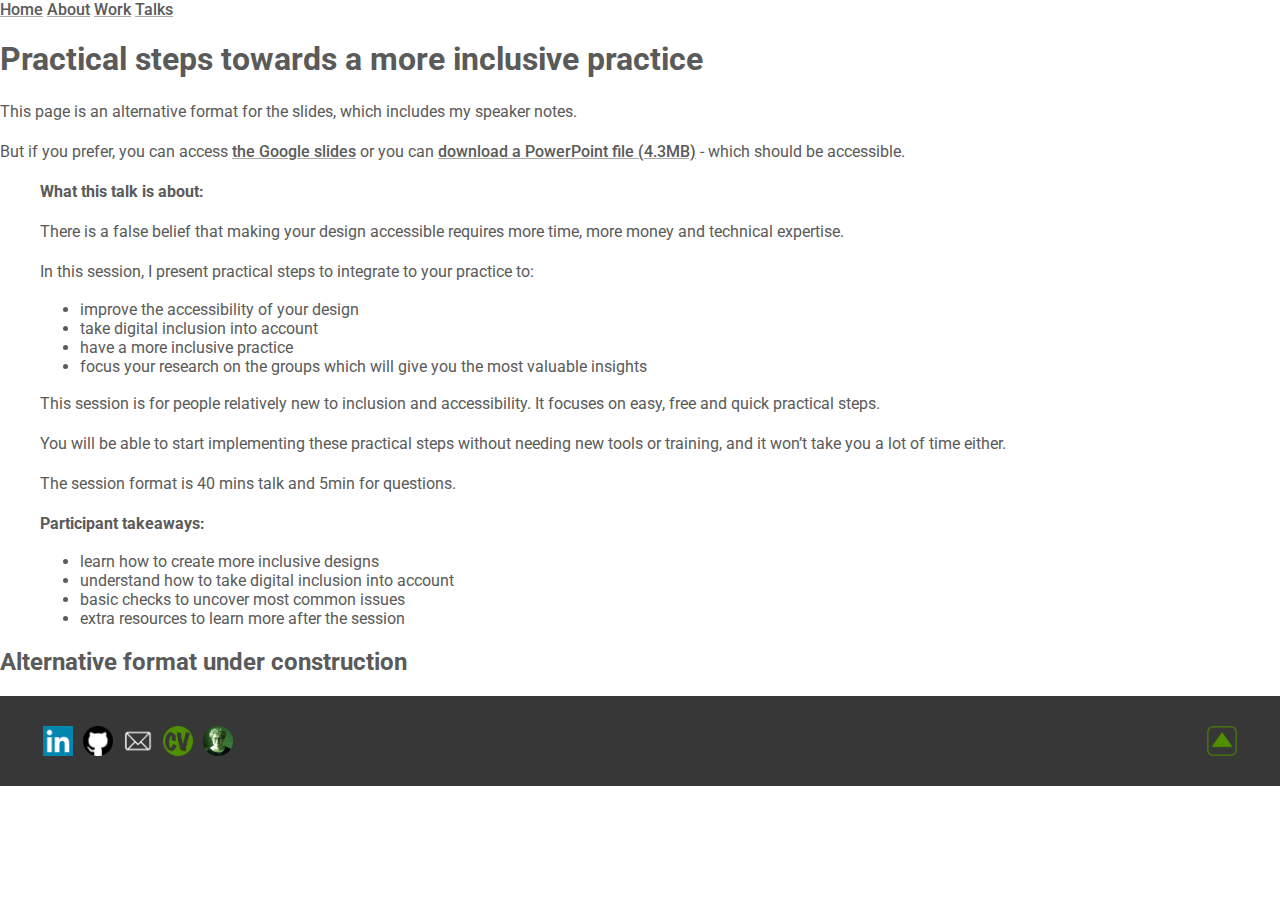
<file: talk-practical-steps-more-inclusive-practice.html>
<!DOCTYPE html>
<html lang=en>
  <head>
    <title>Talk - Practical steps towards a more inclusive practice - Stéphanie KRUS</title>

    <meta charset="utf-8">
    <meta http-equiv="X-UA-Compatible" content="IE=edge">
    <!-- Viewport mobile tag for sensible mobile support -->
    <meta name="viewport" content="width=device-width, initial-scale=1, maximum-scale=5">
    <!-- Name of web application (only should be used if the website is used as an app) -->
    <meta name="application-name" content="Stéphanie KRUS - Portfolio">
    <meta name="description" content="Portfolio - Stéphanie KRUS - Designer">
    <link rel="icon" href="assets/favicon.ico">

    <!--STYLES-->
    <link type="text/css" rel="stylesheet" href="https://fonts.googleapis.com/css?family=Roboto:300,400,500,700">
    <link rel="preconnect" href="https://fonts.googleapis.com">
    <link rel="preconnect" href="https://fonts.gstatic.com" crossorigin>
    <link href="https://fonts.googleapis.com/css2?family=Roboto+Condensed:wght@700&display=swap" rel="stylesheet">
    <link rel="stylesheet" href="assets/styles/myCss.css">
    <!--STYLES END-->
  </head>

  <body>

    <header>
      <nav>
        <a href="index.html">Home</a>
        <a href="about.html">About</a>
        <a href="work.html">Work</a>
        <a href="talks.html">Talks</a>
    </nav>
    </header>

    <main>
      <div class="talk">
      <h1>Practical steps towards a more inclusive practice</h1>

      <p>This page is an alternative format for the slides, which includes my speaker notes.</p>
      <p>But if you prefer, you can access <a href="https://docs.google.com/presentation/d/1MGINLks2tA7gD53G9HRLFQV-V8hkjqm8EW1X7NYUP9E/edit?usp=sharing"> the Google slides</a> or you can <a href="assets/images/Practical-steps/Practical-steps-more-inclusive-practice-toshare.pptx" download="file.pptx">download a PowerPoint file (4.3MB)</a> - which should be accessible.</p>

      <blockquote class="mauve">
        <p><strong>What this talk is about:</strong></p>
        <p>There is a false belief that making your design accessible requires more time, more money and technical expertise.</p>
        <p>In this session, I present practical steps to integrate to your practice to:</p>
        <ul>
          <li>improve the accessibility of your design</li>
          <li>take digital inclusion into account</li>
          <li> have a more inclusive practice</li>
          <li>focus your research on the groups which will give you the most valuable insights</li>
        </ul>    
        <p>This session is for people relatively new to inclusion and accessibility. It focuses on easy, free and quick practical steps.</p>
        <p>You will be able to start implementing these practical steps without needing new tools or training, and it won’t take you a lot of time either.</p>
        <p>The session format is 40 mins talk and 5min for questions.</p>
      </blockquote>

      <blockquote class="blue">
 
       <p><strong>Participant takeaways:</strong></p>
        <ul>
          <li>learn how to create more inclusive designs</li>
          <li>understand how to take digital inclusion into account</li>
          <li>basic checks to uncover most common issues</li>
          <li>extra resources to learn more after the session</li>
        </ul>
      </blockquote>


      <h2 class="blue">Alternative format under construction</h2>
    
      </div>
    </main>
      
    <footer>  
      <a href="https://www.linkedin.com/in/stephanie-krus/"><img class="icon" src="assets/images/icons/linkedIn-icon.jpg" alt="go to my LinkedIn profile"></a>
      <a href="https://github.com/stephanie-K"><img class="icon" src="assets/images/icons/github-icon.png" alt="go to my Github account"></a>
      
      <a href="mailto:stephanie.krus@proton.me"><img class="icon" src="assets/images/icons/email-icon-white.png" alt="send me an email"></a>
      <a href="assets/CV-S-Krus-Oct25.pdf" download="CV-S-KRUS.pdf" target="_blank" rel="noopener"><img class="icon" src="assets/images/icons/CV-icon.png" alt="download my CV as a PDF file"></a>
      <a href="https://blog.chezleskrus.com/"><img class="icon" src="assets/images/icons/blog.png" alt="go to my blog"></a>
      <a href="#" class="to-right"><img class="icon" src="assets/images/icons/up-arrow-icon-green.png" alt="go back to the top"></a>
  </footer>

  </body>
</html>
</file>
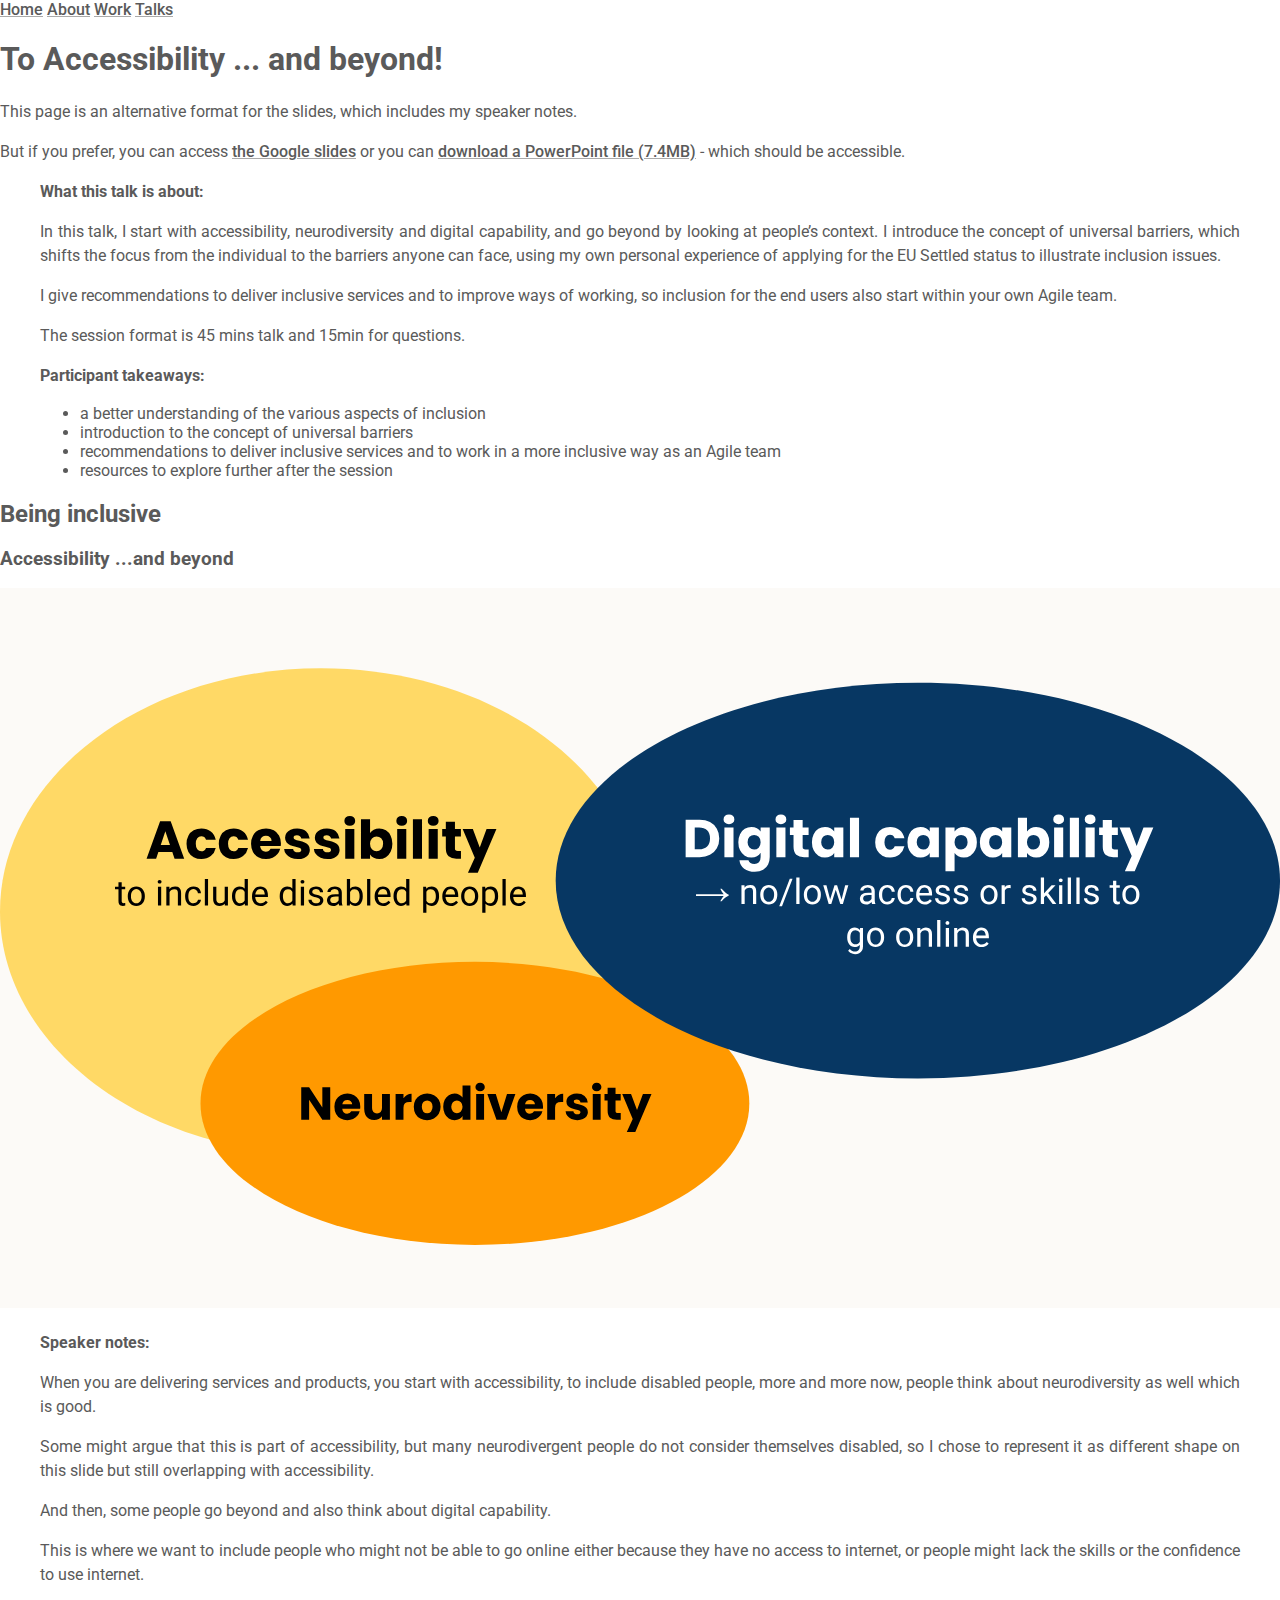
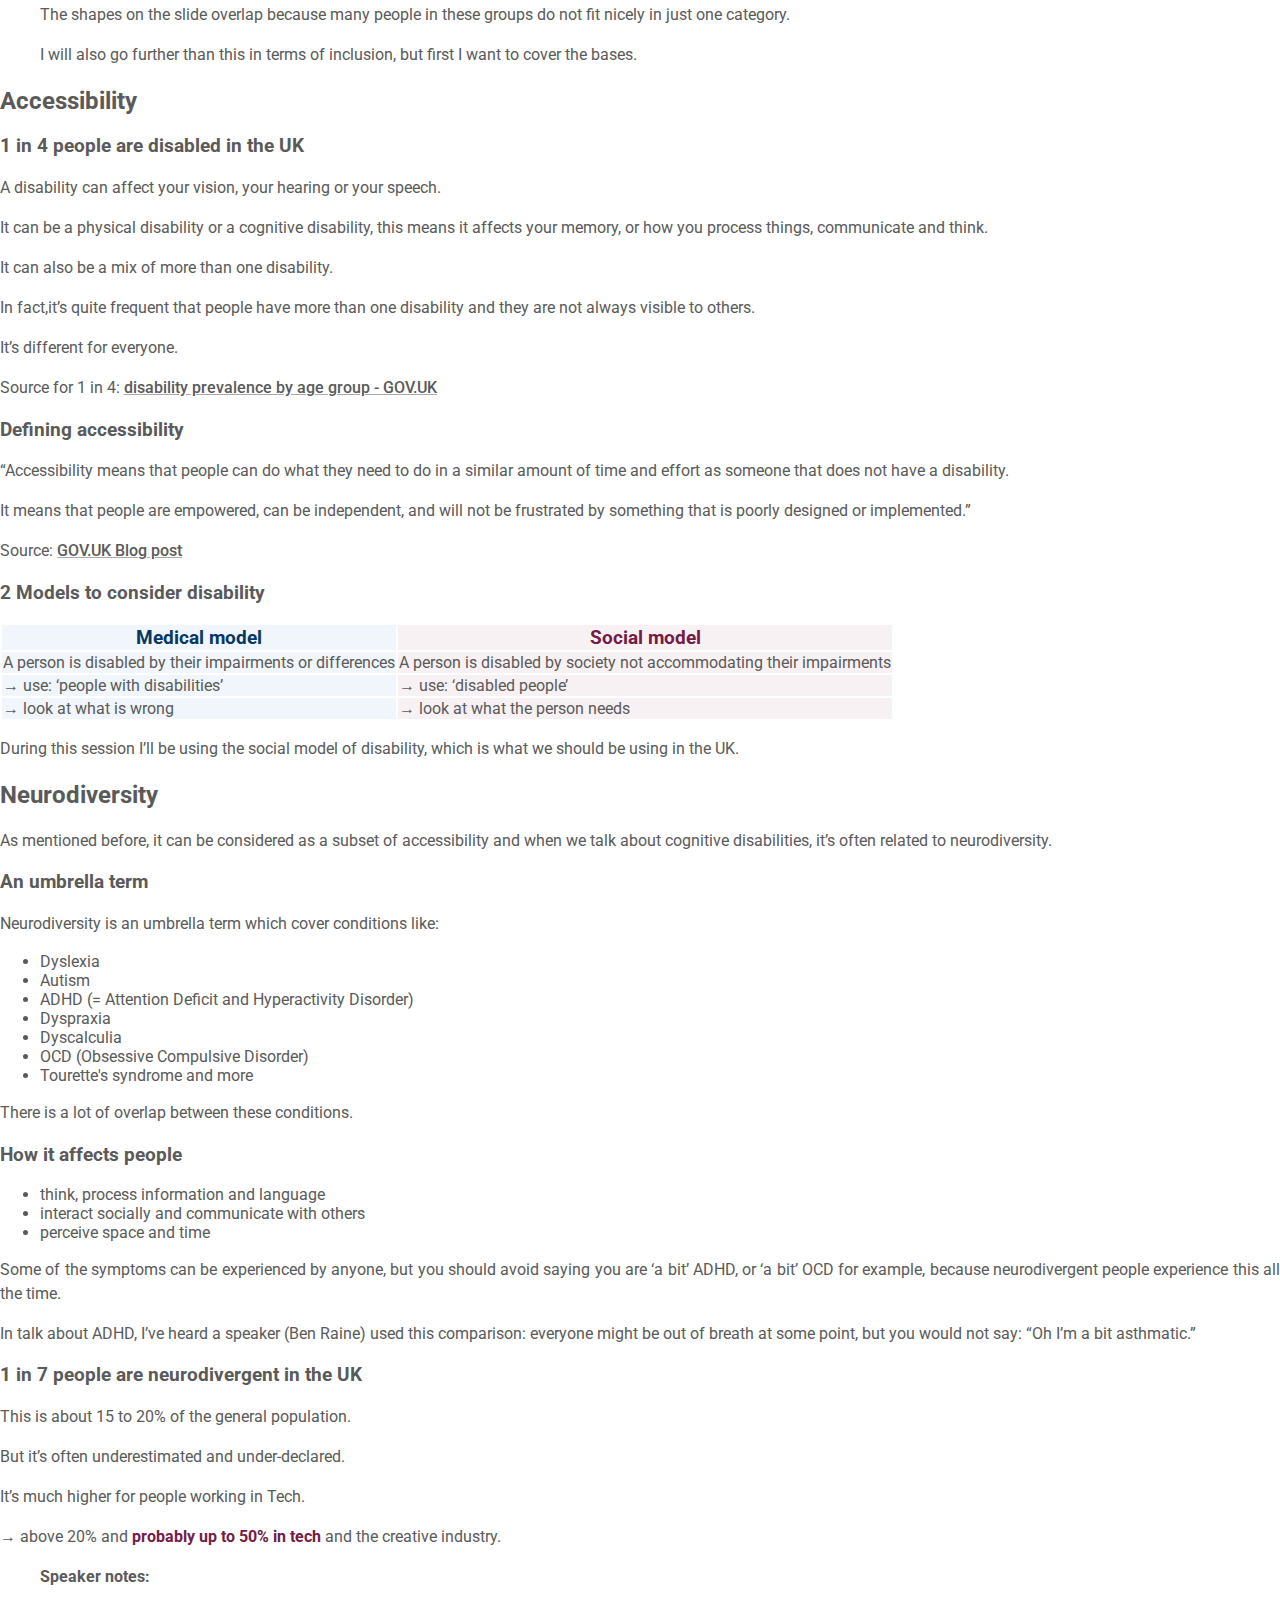
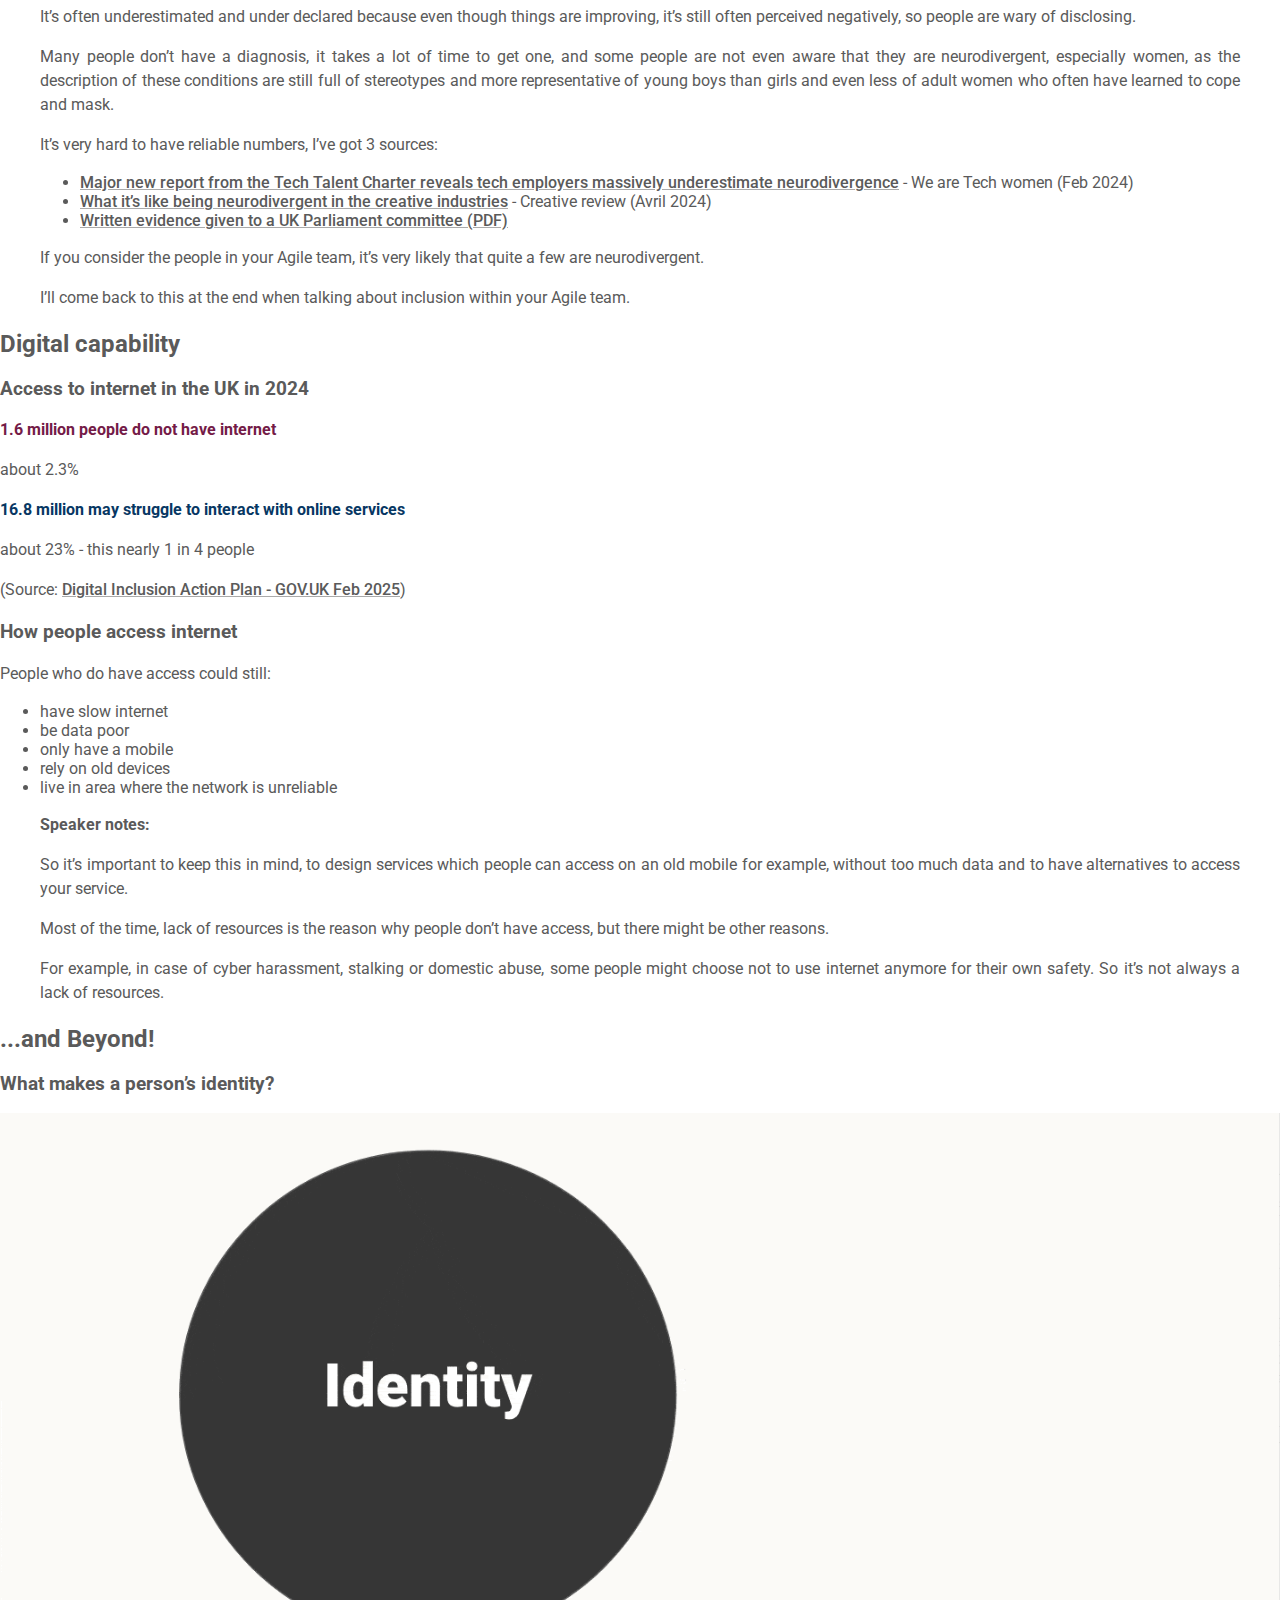
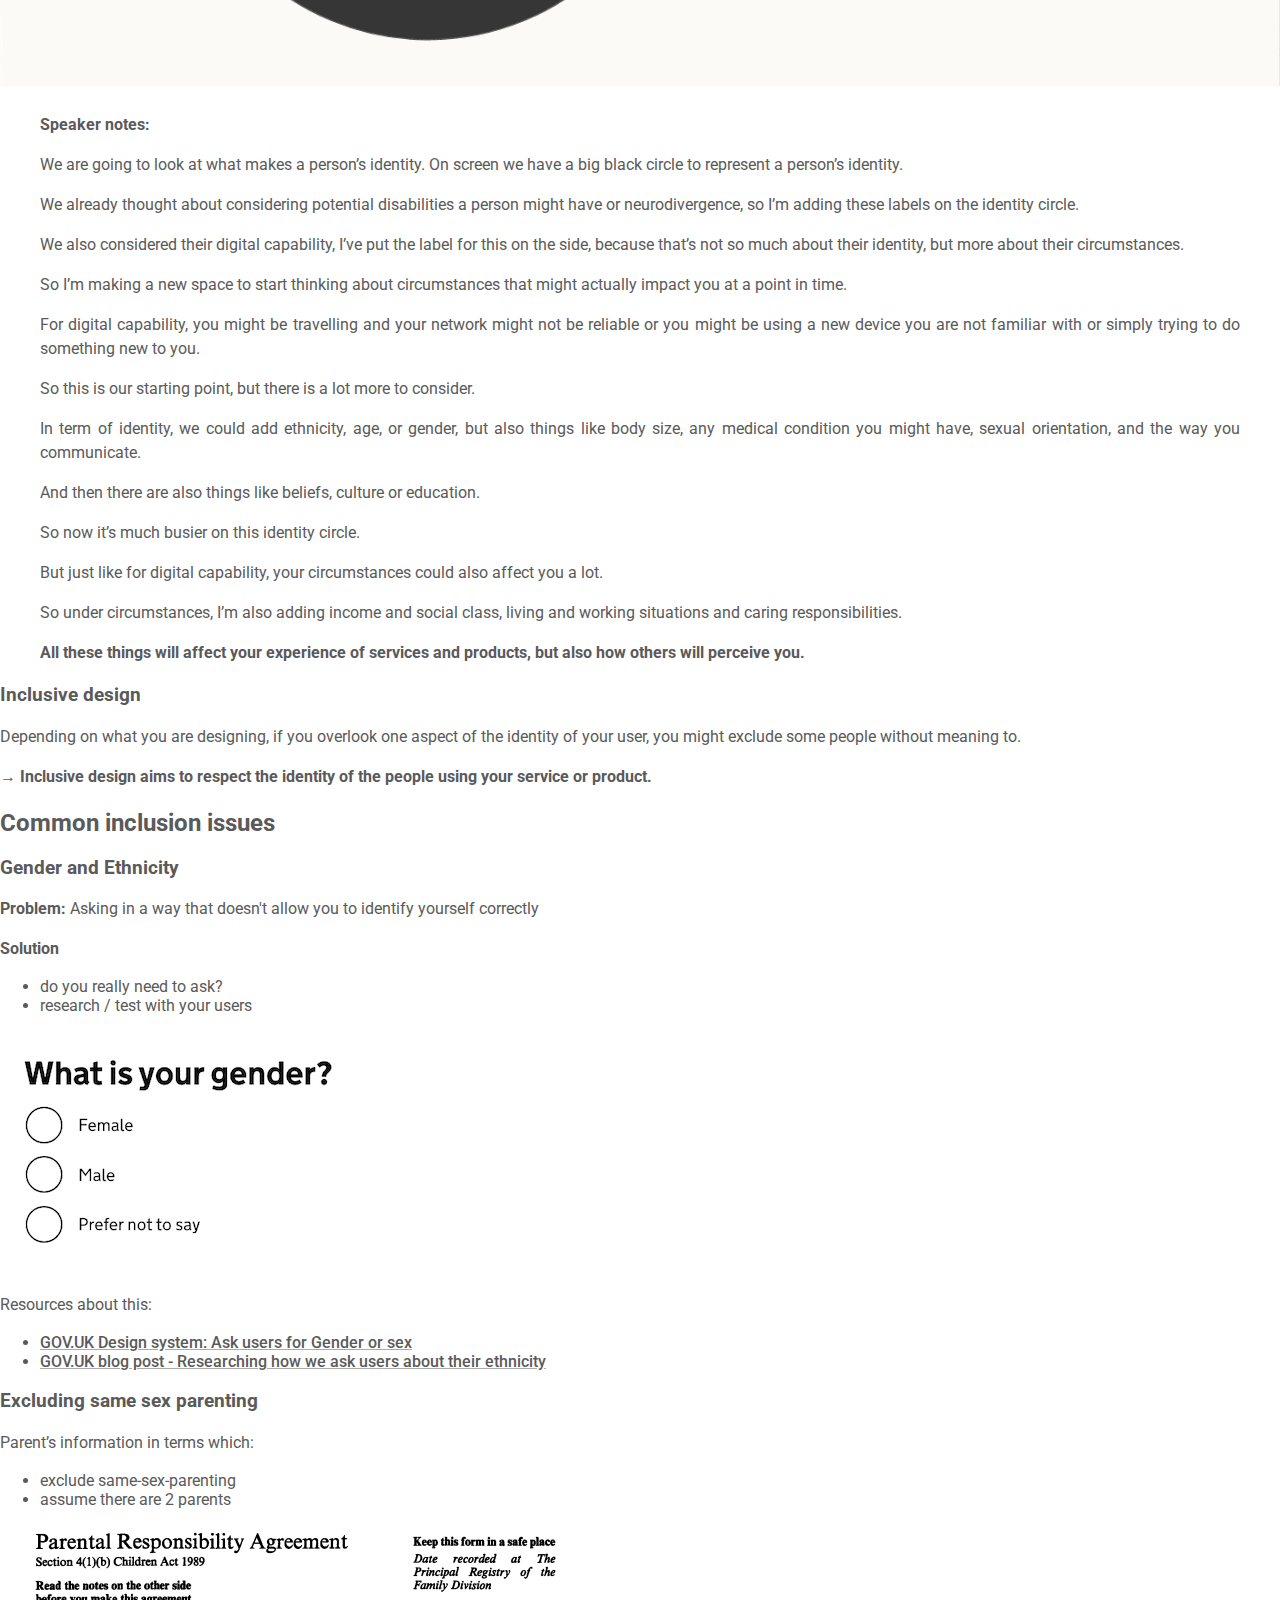
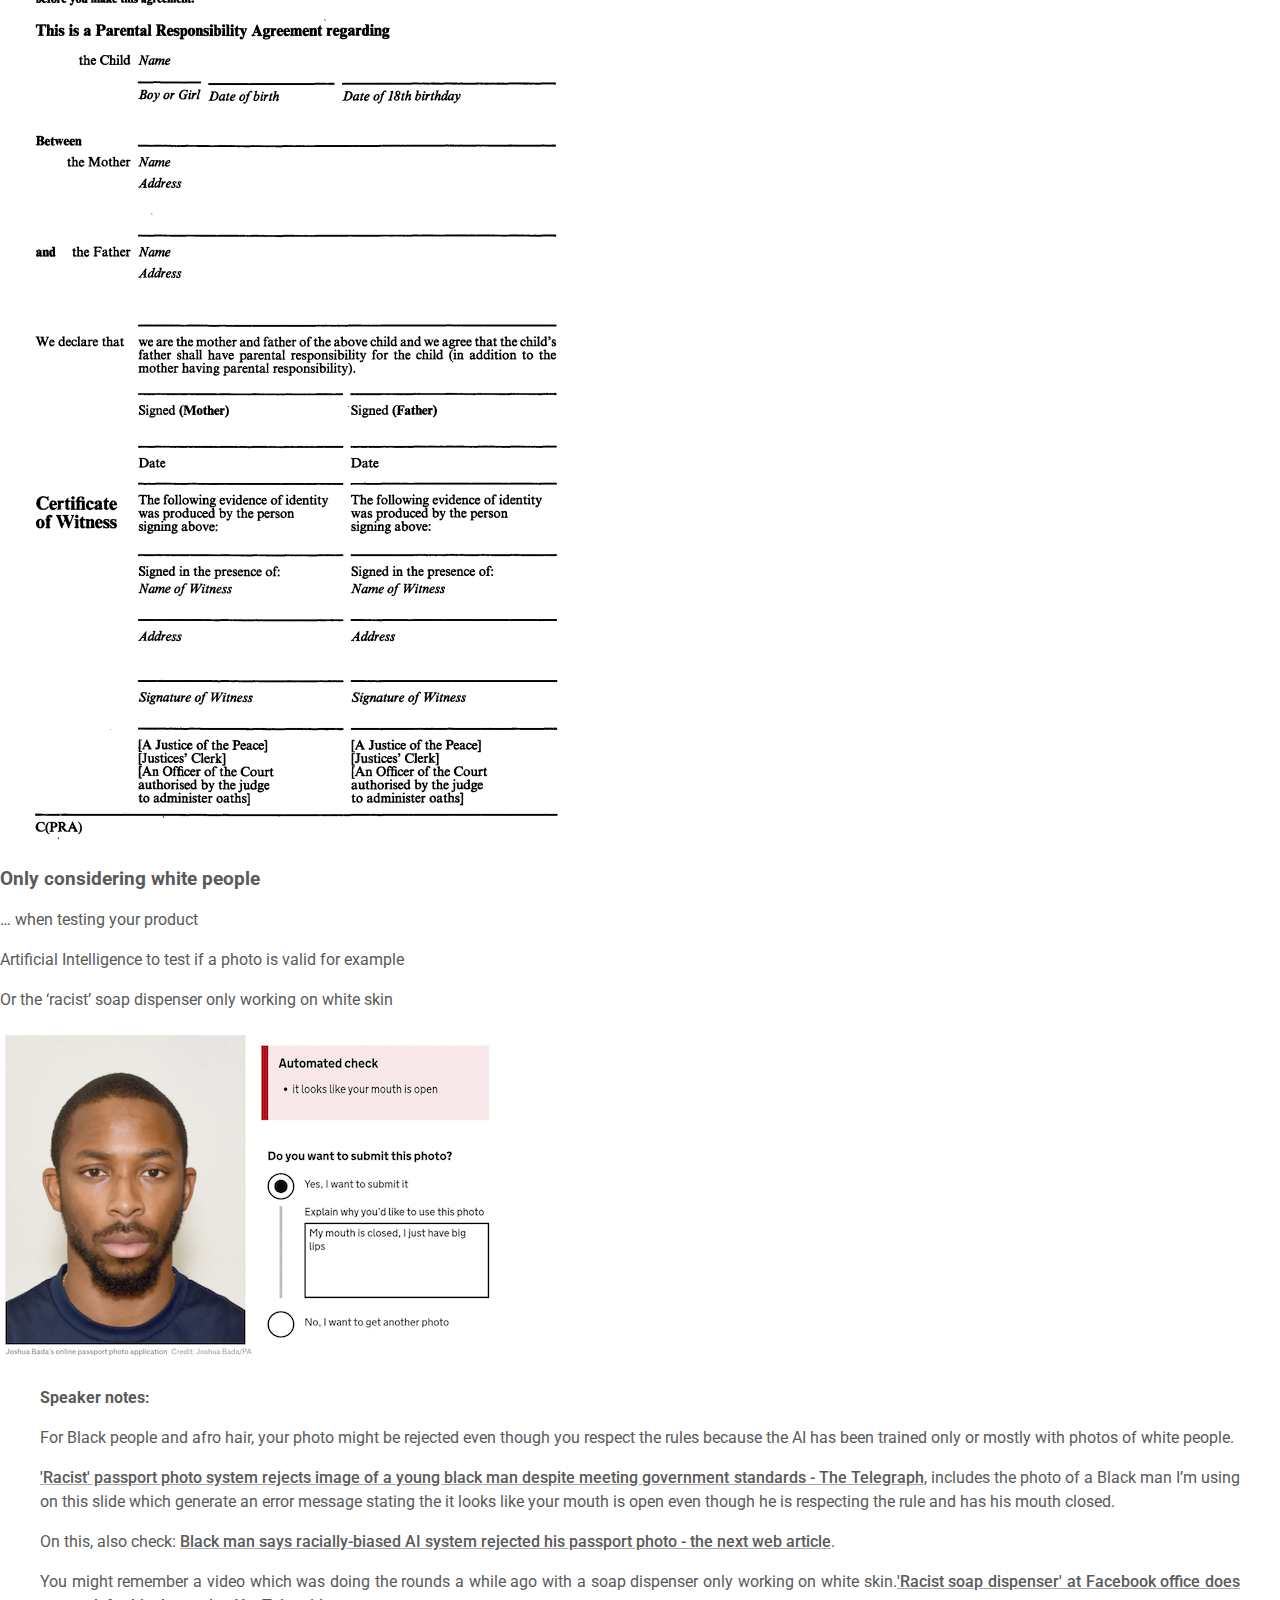
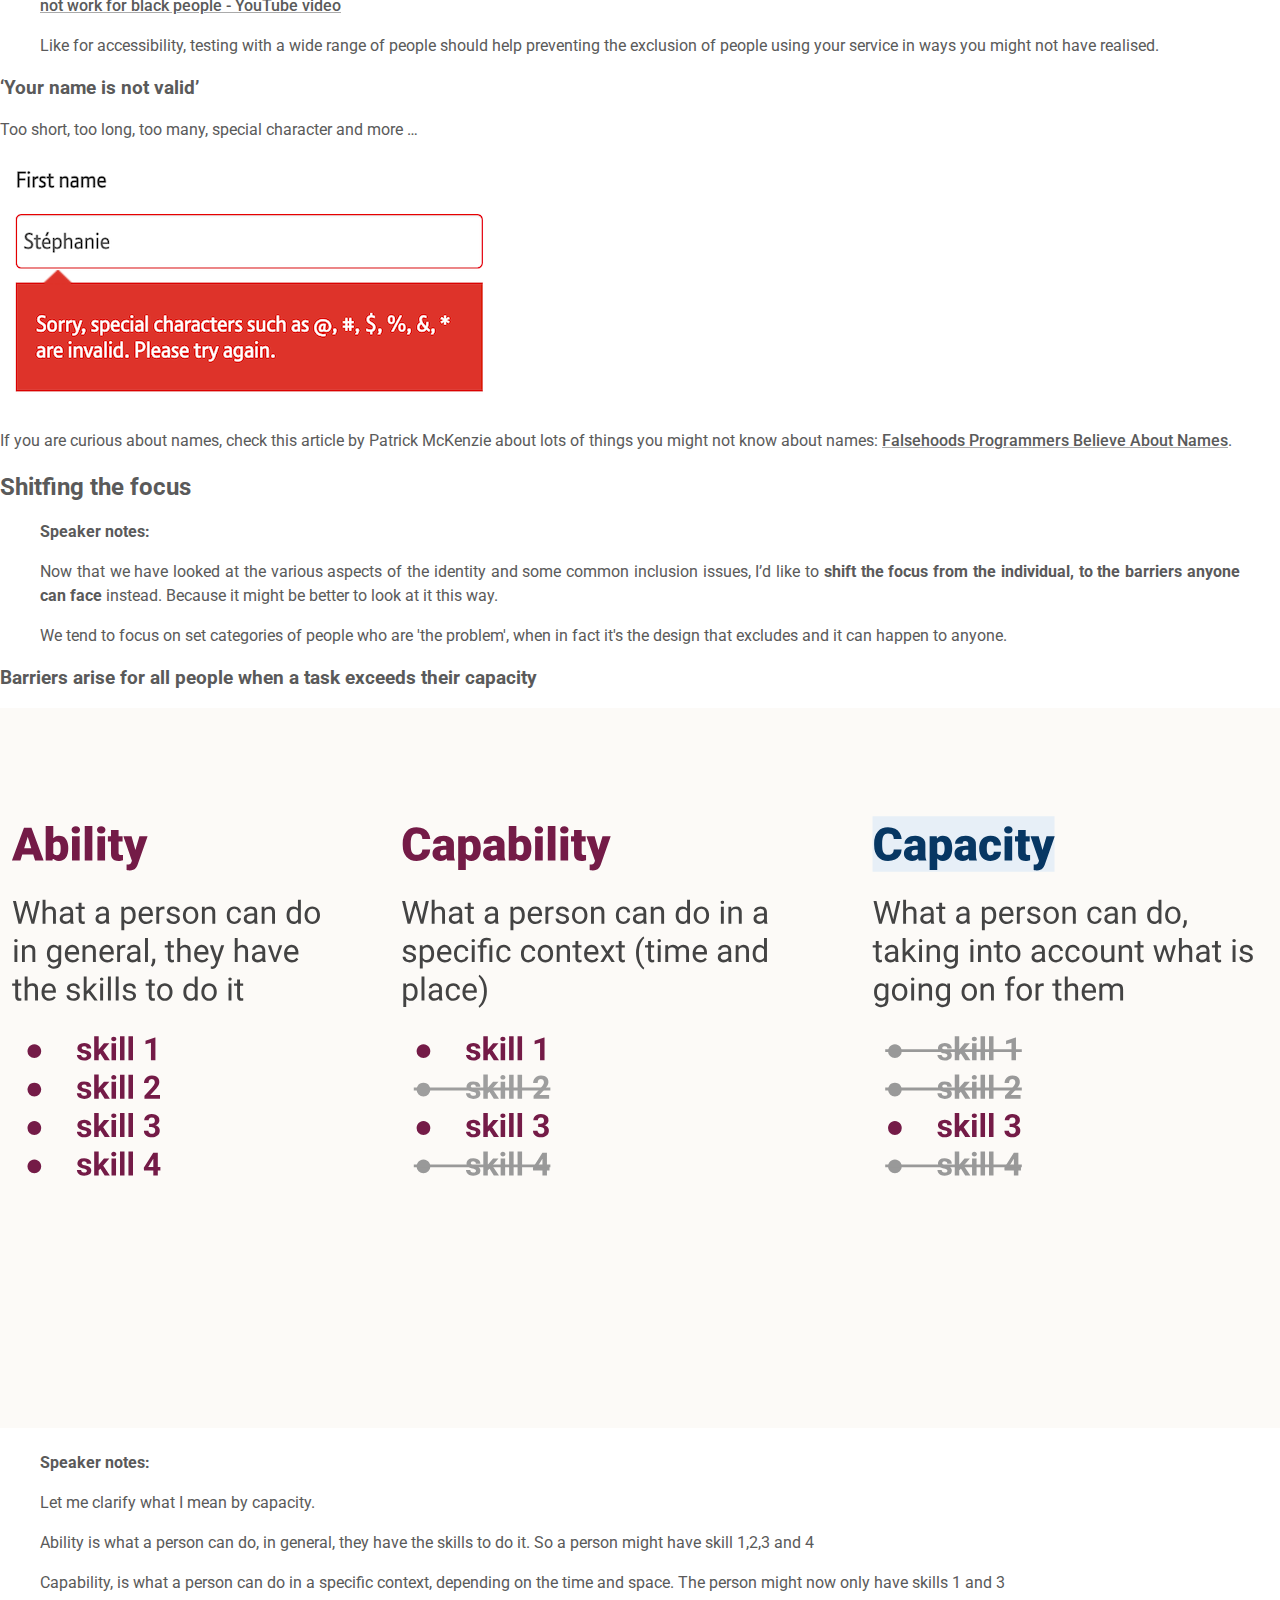
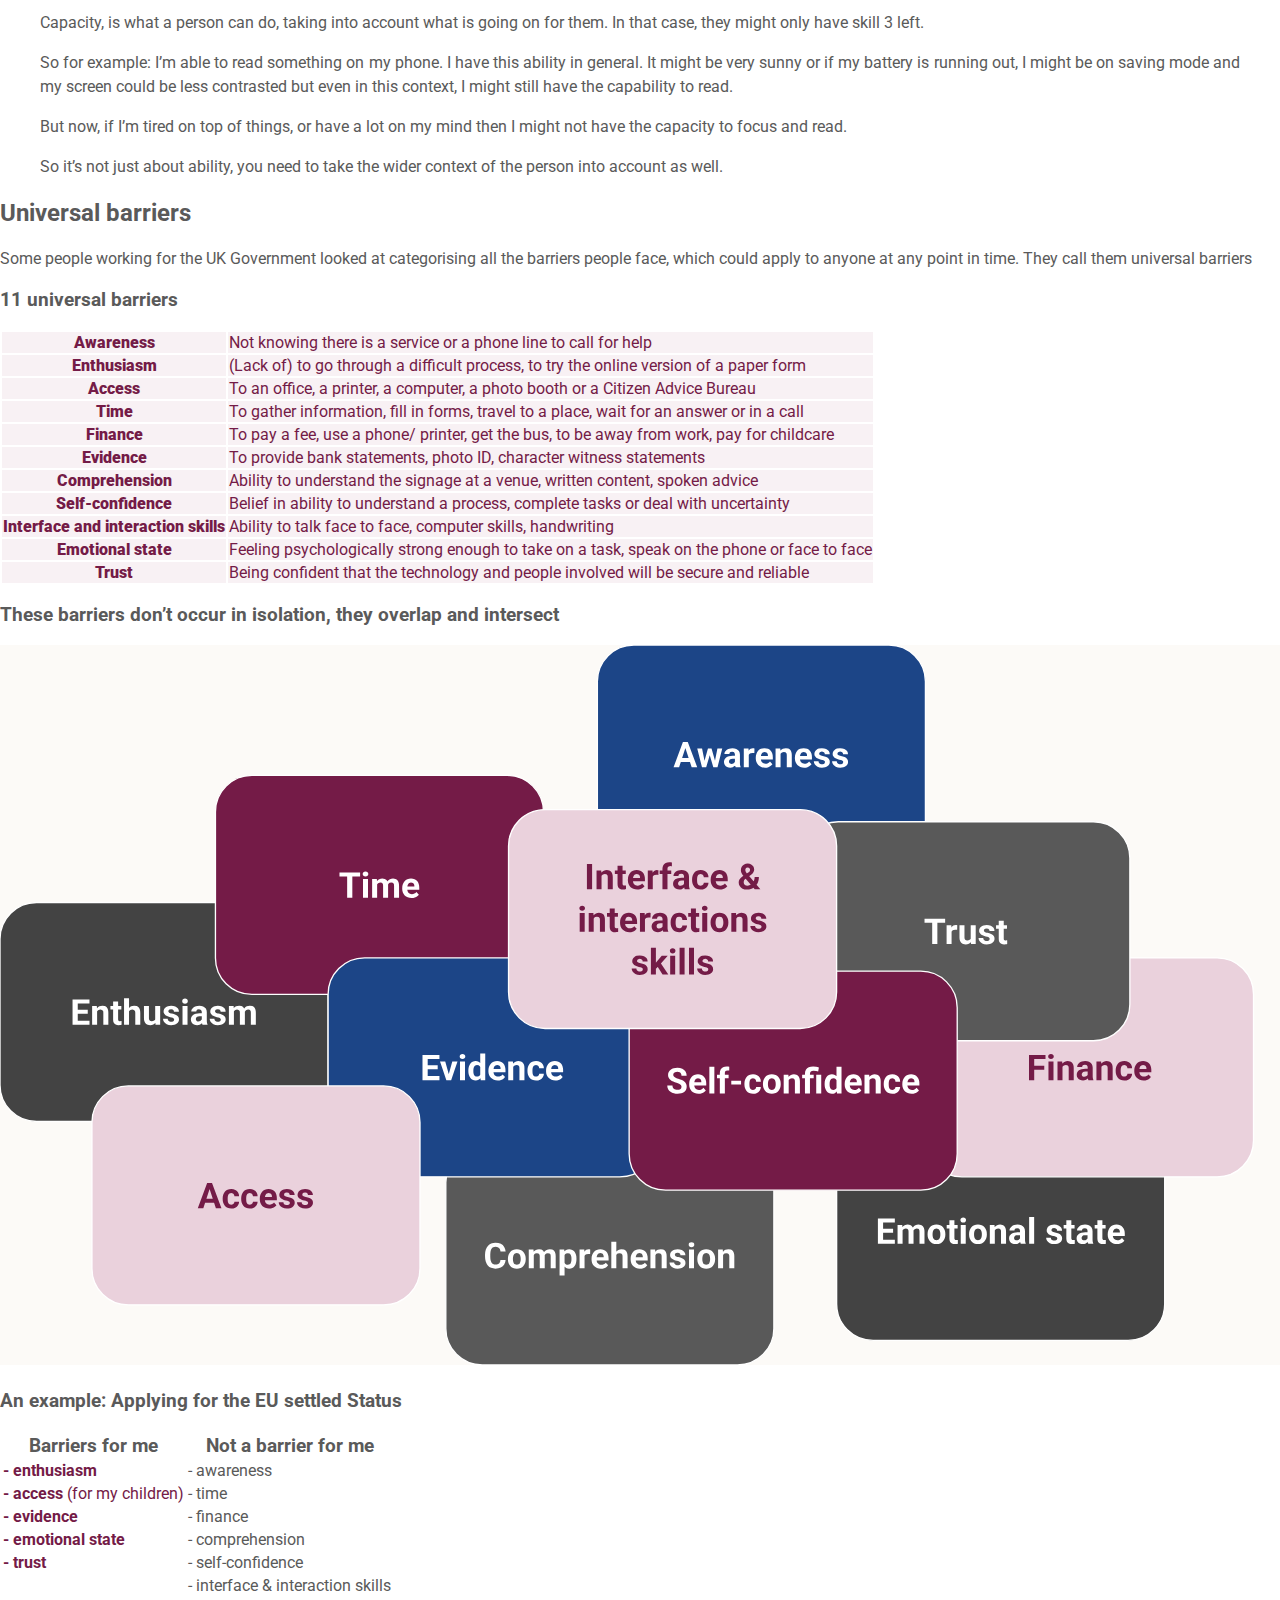
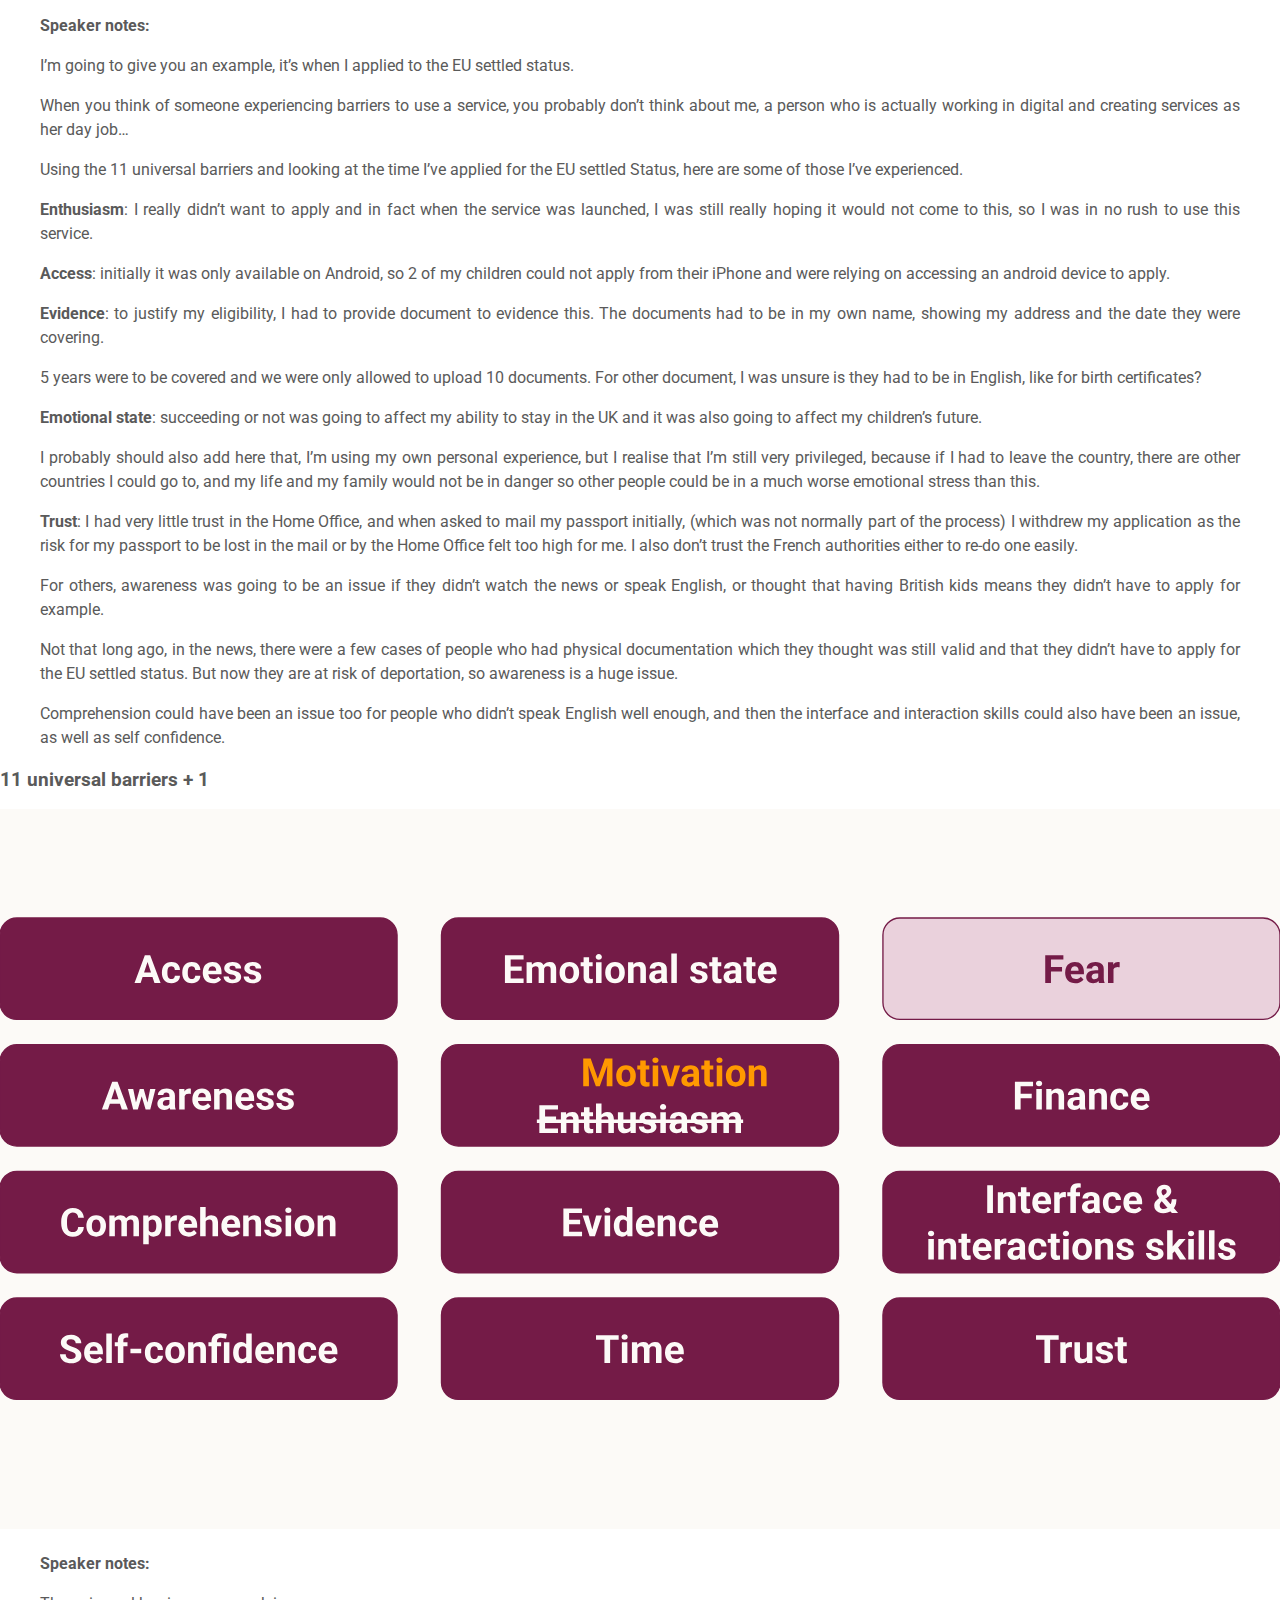
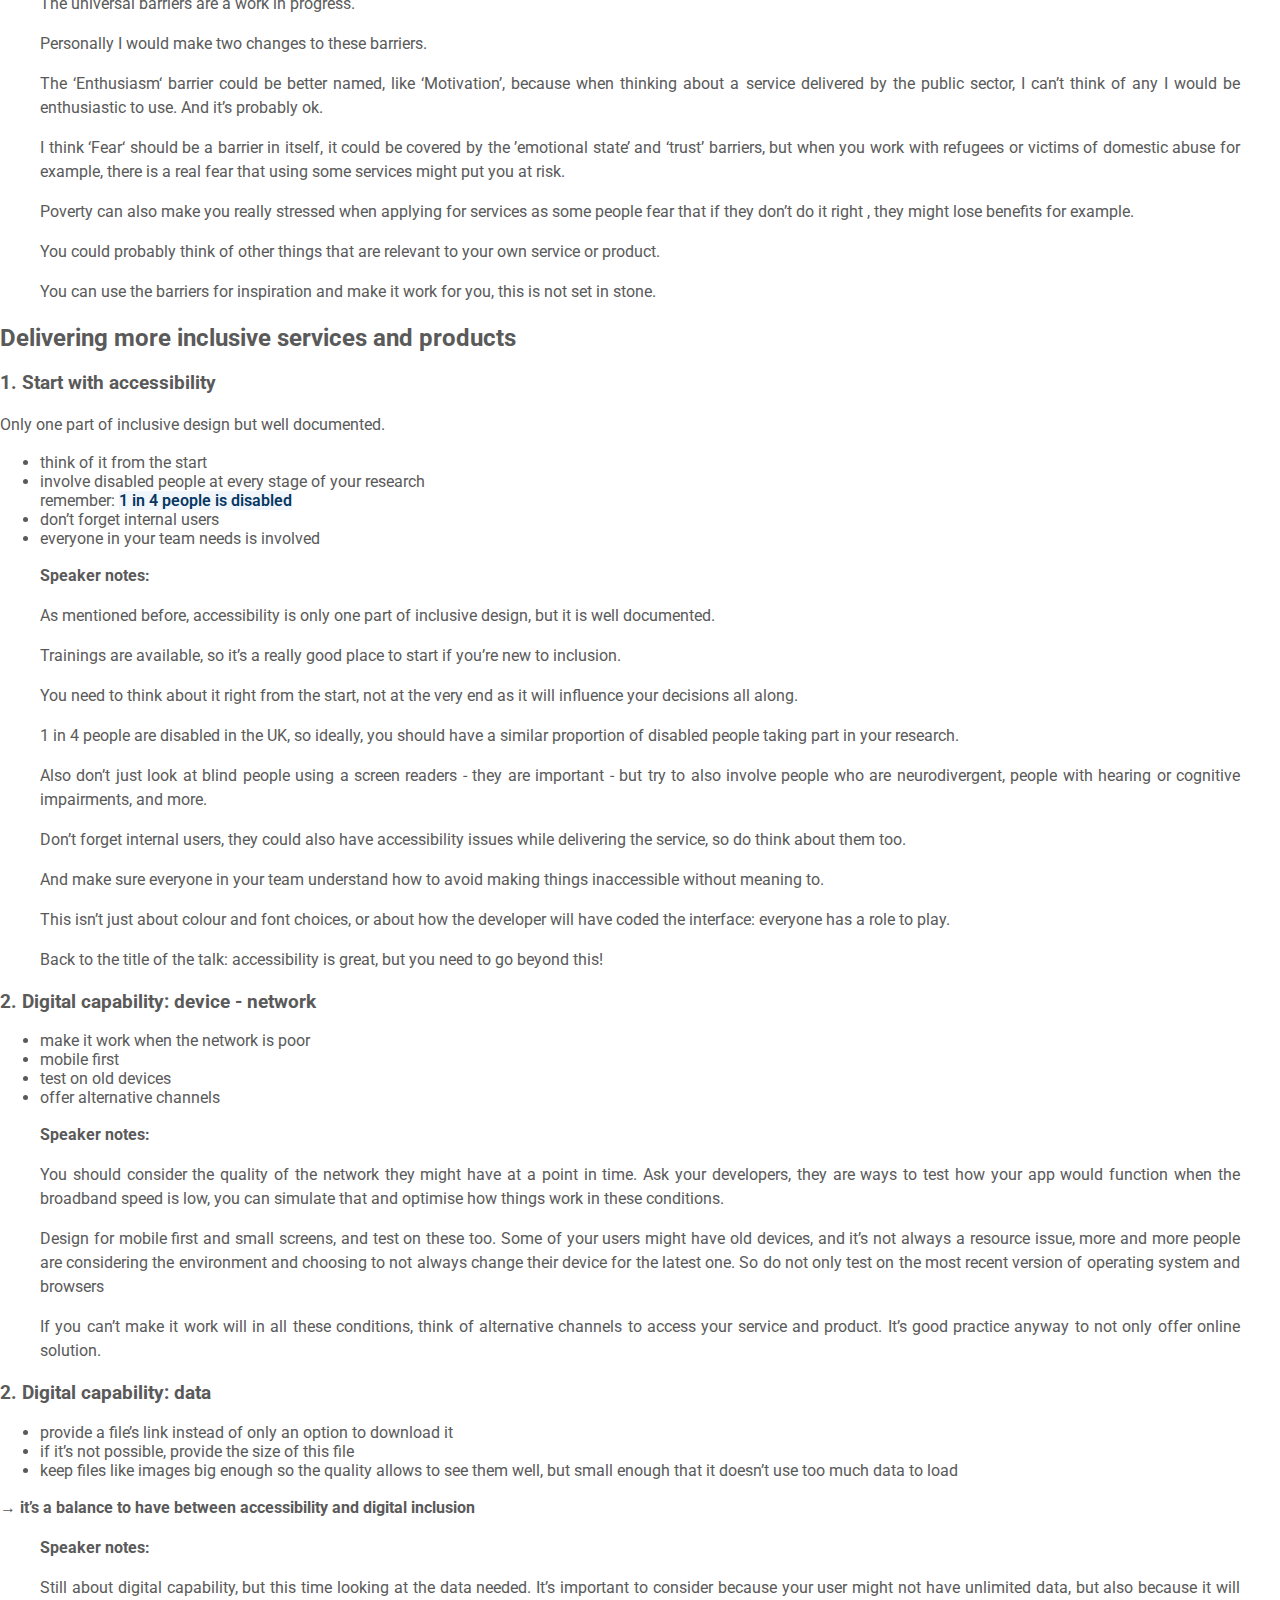
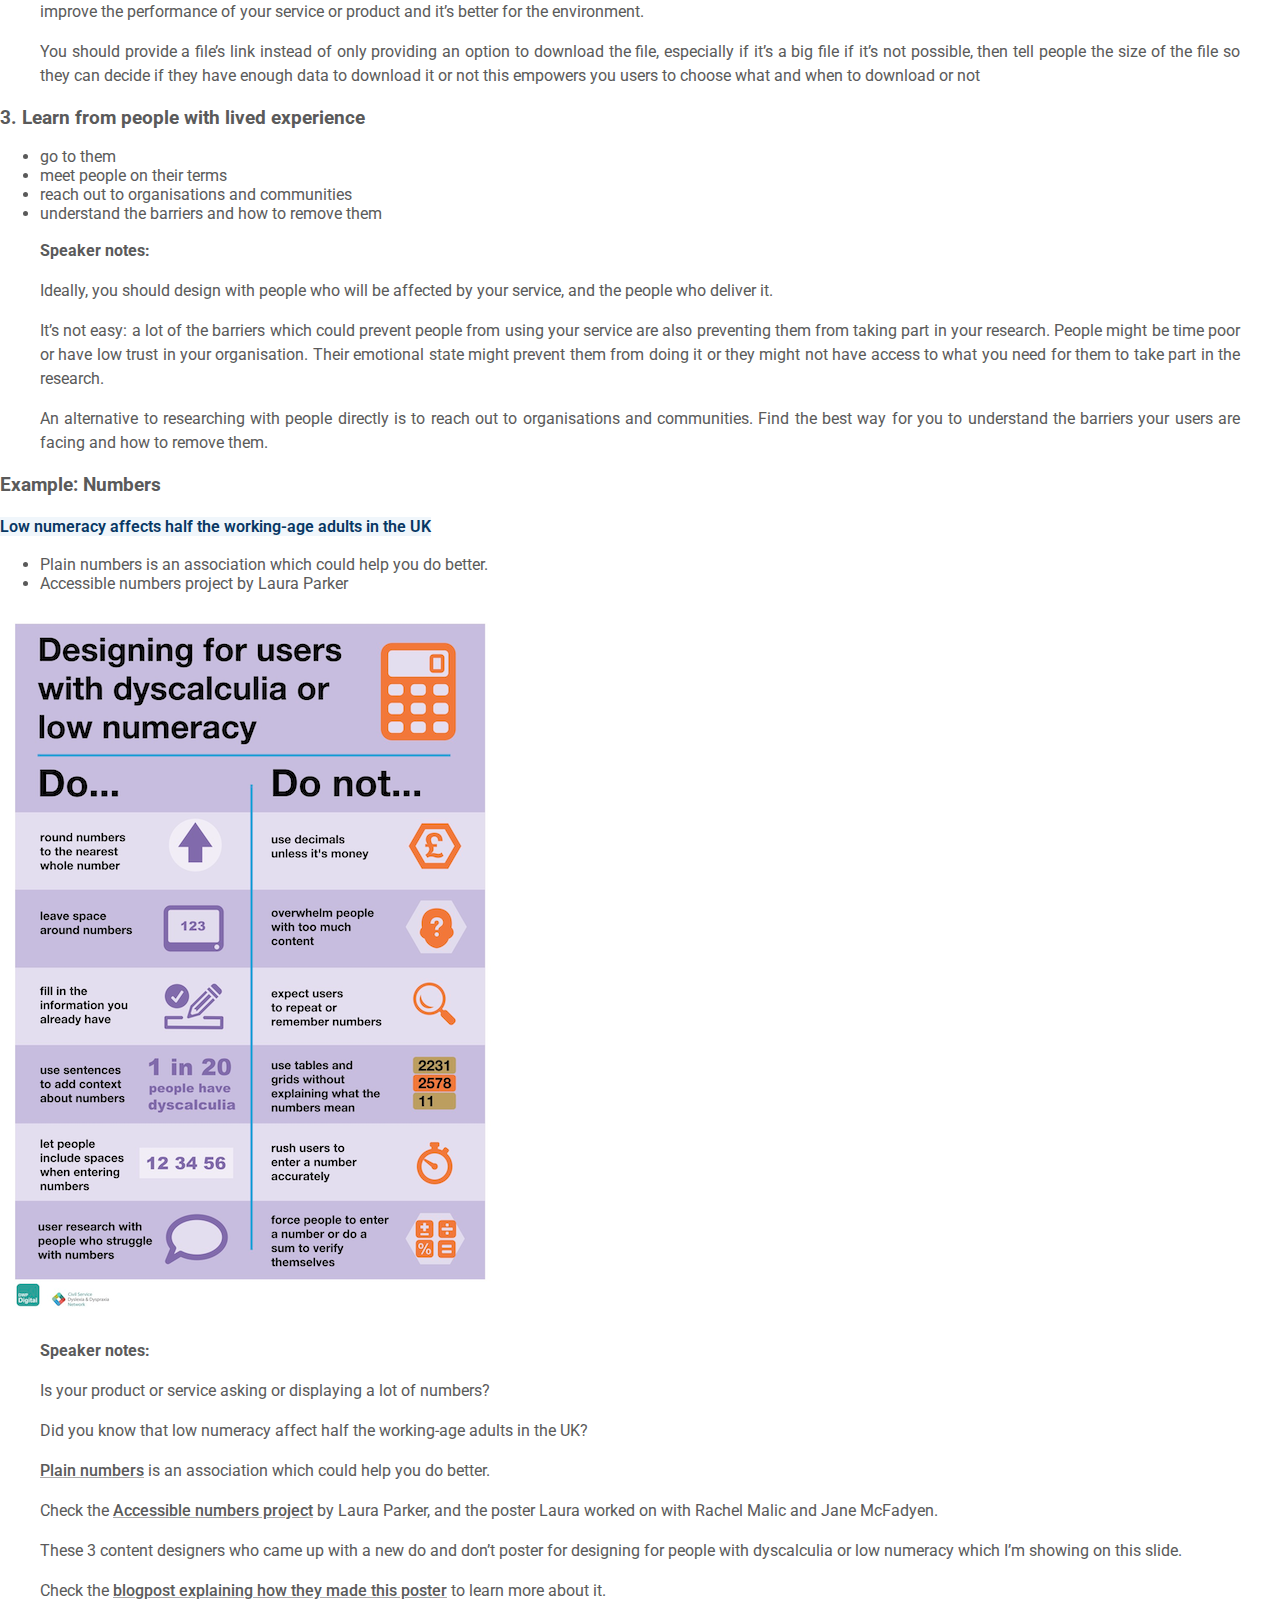
<file: talk-to-accessibility-and-beyond.html>
<!DOCTYPE html>
<html lang=en>
  <head>
    <title>Talk - To Accessibility and beyond- Stéphanie KRUS</title>

    <meta charset="utf-8">
    <meta http-equiv="X-UA-Compatible" content="IE=edge">
    <!-- Viewport mobile tag for sensible mobile support -->
    <meta name="viewport" content="width=device-width, initial-scale=1, maximum-scale=5">
    <!-- Name of web application (only should be used if the website is used as an app) -->
    <meta name="application-name" content="Stéphanie KRUS - Portfolio">
    <meta name="description" content="Portfolio - Stéphanie KRUS - Designer">
    <link rel="icon" href="assets/favicon.ico">

    <!--STYLES-->
    <link type="text/css" rel="stylesheet" href="https://fonts.googleapis.com/css?family=Roboto:300,400,500,700">
    <link rel="preconnect" href="https://fonts.googleapis.com">
    <link rel="preconnect" href="https://fonts.gstatic.com" crossorigin>
    <link href="https://fonts.googleapis.com/css2?family=Roboto+Condensed:wght@700&display=swap" rel="stylesheet">
    <link rel="stylesheet" href="assets/styles/myCss.css">
    <!--STYLES END-->
  </head>

  <body>

    <header>
      <nav>
        <a href="index.html">Home</a>
        <a href="about.html">About</a>
        <a href="work.html">Work</a>
        <a href="talks.html">Talks</a>
    </nav>
    </header>

    <main>
      <div class="talk">
      <h1>To Accessibility ... and beyond!</h1>

      <p>This page is an alternative format for the slides, which includes my speaker notes.</p>
      <p>But if you prefer, you can access <a href="https://docs.google.com/presentation/d/13HuKlj_AK9_zALLXZo6xwyj2DxbkPlSU_uz8MPYj4z8/edit?usp=sharing"> the Google slides</a> or you can <a href="assets/images/Accessibility-and-beyond/Accessibility_and_beyond-AgileManchester_2025-to_share.pptx" download="To-Accessibility-and-Beyond-Stephanie-Krus.pptx">download a PowerPoint file (7.4MB)</a> - which should be accessible.</p>

      <blockquote class="mauve">
        <p><strong>What this talk is about:</strong></p>
        <p>In this talk, I start with accessibility, neurodiversity and digital capability, and go beyond by looking at people’s context. 
          I introduce the concept of universal barriers, which shifts the focus from the individual to the barriers anyone can face, using my own personal experience of applying for the EU Settled status to illustrate inclusion issues.</p>
        <p>I give recommendations to deliver inclusive services and to improve ways of working, so inclusion for the end users also start within your own Agile team.</p>
        <p>The session format is 45 mins talk and 15min for questions.</p>
      </blockquote>

      <blockquote class="blue">
 
       <p><strong>Participant takeaways:</strong></p>
        <ul>
          <li>a better understanding of the various aspects of inclusion</li>
          <li>introduction to the concept of universal barriers</li>
          <li>recommendations to deliver inclusive services and to work in a more inclusive way as an Agile team</li>
          <li>resources to explore further after the session</li>
        </ul>
      </blockquote>
      <h2 class="blue">Being inclusive</h2>
      <h3>Accessibility ...and beyond</h3>
      <p><img  src="assets/images/Accessibility-and-beyond/slide5.svg" 
        alt="3 oval shapes overlapping, 
        a yellow for accessibility to include everyone, 
        an orange one for neurodiversity and 
        a blue one for digital capability for people with no or low access or skills to go online"></p>
      <blockquote>
        <p><strong>Speaker notes:</strong></p>
        <p>When you are delivering services and products, you start with accessibility, to include disabled people, more and more now, people think about neurodiversity as well which is good.</p>
        <p>Some might argue that this is part of accessibility, but many neurodivergent people do not consider themselves disabled, so I chose to represent it as different shape on this slide but still overlapping with accessibility.</p>
        <p>And then, some people go beyond and also think about digital capability.</p>
        <p>This is where we want to include people who might not be able to go online either because they have no access to internet, or people might lack the skills or the confidence to use internet.</p>
        <p>The shapes on the slide overlap because many people in these groups do not fit nicely in just one category.</p>
        <p>I will also go further than this in terms of inclusion, but first I want to cover the bases.</p>
      </blockquote>
      <h2 class="yellow">Accessibility</h2>
      <h3 class="mauve">1 in 4 people are disabled in the UK</h3>
        <p>A disability can affect your vision, your hearing or your speech.</p>
        <p>It can be a physical disability​ or a cognitive disability​, this means it affects your memory, ​or how you process things, communicate and think​.</p>
        <p>It can also be a mix of more than one disability​. </p>
        <p>In fact,it’s quite frequent that people have more than one disability and they are not always visible to others.</p>
        <p>It’s different for everyone.</p>
        <p>Source for 1 in 4: <a href="https://www.gov.uk/government/statistics/family-resources-survey-financial-year-2022-to-2023/family-resources-survey-financial-year-2022-to-2023#disability-1">disability prevalence by age group - GOV.UK</a></p>
      <h3 class="mauve">Defining accessibility</h3>
      <p>“Accessibility means that people can do what they need to do in a similar amount of time and effort as someone that does not have a disability.	</p>
      <p>It means that people are empowered, can be independent, and will not be frustrated by something that is poorly designed or implemented.”	</p>			
      <p>Source: <a href="https://accessibility.blog.gov.uk/2016/05/16/what-we-mean-when-we-talk-about-accessibility-2/">GOV.UK Blog post</a></p>
      <h3>2 Models to consider disability</h3>
      <table class="no-line-border-right">
        <tr style="font-size:1.2em;">
          <th style="color: #073763;background-color:#cfe2f350;">Medical model</th>
          <th style="color: #741B47;background-color:#ead1dc50;">Social model</th>
        </tr>
        <tr>
          <td style="background-color:#cfe2f350;">A person is disabled by their impairments or differences</td>
          <td style="background-color:#ead1dc50;">A person is disabled by society not accommodating their impairments</td>
        </tr>
        <tr>
          <td style="background-color:#cfe2f350;">→ use: ‘people with disabilities’</td>
          <td style="background-color:#ead1dc50;">→ use: ‘disabled people’</td>
        </tr>
        <tr>
          <td style="background-color:#cfe2f350;">→ look at what is wrong</td>
          <td style="background-color:#ead1dc50;">→ look at what the person needs</td>
        </tr>
      </table> 

      <p>During this session I’ll be using the social model of disability, which is what we should be using in the UK.</p>

      <h2 class="orange">Neurodiversity</h2>
      <p>As mentioned before, it can be considered as a subset of accessibility and when we talk about cognitive disabilities, it’s often related to neurodiversity.</p>
      <h3 class="mauve">An umbrella term</h3>
      <p>Neurodiversity is an umbrella term which cover conditions like:</p> 
      <ul>
        <li> Dyslexia</li>
        <li>Autism</li>
        <li>ADHD (= Attention Deficit and Hyperactivity Disorder)</li>
        <li>Dyspraxia</li>
        <li>Dyscalculia</li>
        <li>OCD (Obsessive Compulsive Disorder)</li>
        <li>Tourette's syndrome and more</li>
      </ul>
      <p>There is a lot of overlap between these conditions.</p>

      <h3 class="mauve">How it affects people</h3>
      <ul>
        <li>think, process information and language</li>
        <li>interact socially and communicate with others</li>
        <li>perceive space and time</li>
      </ul>
      <p>Some of the symptoms can be experienced by anyone, but you should avoid saying you are ‘a bit’ ADHD, or ‘a bit’ OCD for example, because neurodivergent people experience this all the time.</p>
      <p>In talk about ADHD, I’ve heard a speaker (Ben Raine) used this comparison: everyone might be out of breath at some point, but you would not say: “Oh I’m a bit asthmatic.”</p>
      <h3 class="mauve">1 in 7 people are neurodivergent in the UK</h3>
      <p>This is about 15 to 20% of the general population.</p>
      <p>But it’s often underestimated and under-declared.</p>

      <p>It’s much higher for people working in Tech.</p>
      <p>→ above 20% and <span style="color: #741B47"><strong>probably up to 50% in tech</strong></span> and the creative industry.</p>
      <blockquote>
        <p><strong>Speaker notes:</strong></p>
        <p>It’s often underestimated and under declared because even though things are improving,  it’s still often perceived negatively, so people are wary of disclosing.</p>
        <p>Many people don’t have a diagnosis, it takes a lot of time to get one, and some people are not even aware that they are neurodivergent, especially women, as the description of these conditions are still full of stereotypes and more representative of young boys than girls and even less of adult women who often have learned to cope and mask.</p>
        <p>It’s very hard to have reliable numbers, I’ve got 3 sources:</p> 
        <ul class="wider">
          <li><a href="https://wearetechwomen.com/major-new-report-from-the-tech-talent-charter-reveals-tech-employers-massively-underestimate-neurodivergence-in-their-workforce/">Major new report from the Tech Talent Charter reveals tech employers massively underestimate neurodivergence</a> - We are Tech women (Feb 2024)</li>
          <li><a href="https://www.creativereview.co.uk/neurodiversity-creative-industry-experience/"> What it’s like being neurodivergent in the creative industries</a>  - Creative review (Avril 2024)</li>
          <li><a href="https://committees.parliament.uk/writtenevidence/6613/pdf/"> Written evidence given to a UK Parliament committee (PDF)</a></li>
        </ul>

        <p>If you consider the people in your Agile team, it’s very likely that quite a few are neurodivergent.</p>
        <p>I’ll come back to this at the end when talking about inclusion within your Agile team.</p>
      </blockquote>
      <h2 class="blue">Digital capability</h2>
      <h3 class="blue">Access to internet in the UK in 2024</h3>
      <p style="color: #741B47"><strong>1.6 million people do not have internet</strong></p>
      <p>about 2.3%</p>
      <p style="color: #073763"><strong>16.8 million may struggle to interact with online services</strong></p>
      <p>about 23% - this nearly 1 in 4 people</p>
      <p>(Source: <a href="https://www.gov.uk/government/publications/digital-inclusion-action-plan-first-steps/digital-inclusion-action-plan-first-steps">Digital Inclusion Action Plan - GOV.UK Feb 2025</a>)</p>
      <h3 class="blue">How people access internet</h3>
      <p>People who do have access could still:</p>
      <ul>
        <li>have slow internet</li>
        <li>be data poor</li>
        <li>only have a mobile</li>
        <li>rely on old devices</li>
        <li>live in area where the network is unreliable</li>
      </ul>
      <blockquote>
        <p><strong>Speaker notes:</strong></p>
        <p>So it’s important to keep this in mind, to design services which people can access on an old mobile for example, without too much data
        and to have alternatives to access your service. </p>

        <p>Most of the time, lack of resources is the reason why people don’t have access, but there might be other reasons. </p>
        <p>For example, in case of cyber harassment, stalking or domestic abuse, some people might choose not to use internet anymore for their own safety. So it’s not always a lack of resources.</p>
      </blockquote>

      <h2 class="blue">...and Beyond!</h2>
      <h3 class="blue">What makes a person’s identity?</h3>
      <p><img class="img-full-width" src="assets/images/Accessibility-and-beyond/slide18.gif" 
        alt="A black circle named 'Identity' with labels for Disability, Neurodiversity, but also Ethnicity, age, gender, body size, medical condition, sexual orientaton, ways to communicate, beliefs, culture and education.
        Next to it, there is a rounded rectangle named 'Circunstances' with a label for Digital capability, but also income and social class, living and working situation, caring responsibilities"></p>
      <blockquote>
        <p><strong>Speaker notes:</strong></p>
        <p>We are going to look at what makes a person’s identity. On screen we have a big black circle to represent a person’s identity.</p>
        <p>We already thought about considering potential disabilities a person might have or neurodivergence, so I’m adding these labels on the identity circle.</p>
        <p>We also considered their digital capability, I’ve put the label for this on the side, because that’s not so much about their identity, but more about their circumstances.</p>
        <p>So I’m making a new space to start thinking about circumstances that might actually impact you at a point in time. </p>
        <p>For digital capability, you might be travelling and your network might not be reliable or you might be using a new device you are not familiar with or simply trying to do something new to you.</p>
        <p>So this is our starting point, but there is a lot more to consider.</p>
        <p>In term of identity, we could add ethnicity, age, or gender, but also things like body size, any medical condition you might have, sexual orientation, and the way you communicate.</p>
        <p>And then there are also things like beliefs, culture or education.</p>
        <p>So now it’s much busier on this identity circle.</p>
        <p>But just like for digital capability, your circumstances could also affect you a lot.</p>
        <p>So under circumstances, I’m also adding income and social class, living and working situations and caring responsibilities.</p>
        <p><strong>All these things will affect your experience of services and products, but also how others will perceive you.</strong></p>
      </blockquote>
      <h3 class="blue">Inclusive design</h3>
      <p>Depending on what you are designing, if you overlook one aspect of the identity of your user, you might exclude some people without meaning to.</p>
        <p><strong>→ Inclusive design aims to respect the identity of the people using your service or product.</strong></p>
      <h2 class="mauve">Common inclusion issues</h2>
      <h3 class="mauve">Gender and Ethnicity</h3>
      <p><strong>Problem:</strong> Asking in a way that doesn't allow you to identify yourself correctly</p>
      <p><strong>Solution</strong></p>
      <ul>
        <li>do you really need to ask?</li>
        <li>research / test with your users</li>
      </ul>
      <p><img  class="talk-big" src="assets/images/Accessibility-and-beyond/gender.png" 
        alt="part of a form asking the gender with 3 options via radio buttons: Female, Male, Prefer not to say"></p>
      <p>Resources about this:</p>
      <ul class="wider">
        <li><a href="https://design-system.service.gov.uk/patterns/gender-or-sex">GOV.UK Design system: Ask users for Gender or sex</a></li>
        <li><a href="https://designnotes.blog.gov.uk/2019/01/29/researching-how-we-ask-users-about-their-ethnicity/">GOV.UK blog post - Researching how we ask users about their ethnicity</a></li>
      </ul>
      <h3 class="mauve">Excluding same sex parenting</h3>
      <p>Parent’s information in terms which:</p>
      <ul>
        <li>exclude same-sex-parenting</li>
        <li>assume there are 2 parents</li>
      </ul>
      <p><img class="talk-big"  src="assets/images/Accessibility-and-beyond/parental-agreement.png" 
        alt="form for parental responsibility agreement, where there is a field for the mother's name and address and then for the father's ones. Then a declaration text and finally a space for the signature of the mother on the left and the father on the right"></p>
      <h3 class="mauve">Only considering white people</h3>
      <p>… when testing your product</p>
      <p>Artificial Intelligence to test if a photo is valid for example</p>
      <p>Or the ‘racist’ soap dispenser only working on white skin</p>
      <p><img  class="talk-big" src="assets/images/Accessibility-and-beyond/black-man-passport.png" 
        alt="online passport photo of a Black man called Joshua  Bada, with his mouth closed, with an error message from the automatic check stating that ''it looks like your mouth is open'. 
        There is a question asking if you want to submit this photo where the answer 'Yes' is selected and a text box to explain why they want to use this photo where the text answered says: My mouth is closed, I just have big lips"></p>
        <blockquote>
          <p><strong>Speaker notes:</strong></p>
          <p>For Black people and afro hair, your photo might be rejected even though you respect the rules because the AI has been trained only or mostly with photos of white people.</p>
          <p><a href="https://www.telegraph.co.uk/technology/2019/09/19/racist-passport-photo-system-rejects-image-young-black-man-despite/">'Racist' passport photo system rejects image of a young black man despite meeting government standards  - The Telegraph</a>, includes the photo of a Black man I’m using on this slide which generate an error message stating the it looks like your mouth is open even though he is respecting the rule and has his mouth closed.</p>
          <p>On this, also check: <a href="https://thenextweb.com/news/black-man-says-racially-biased-ai-system-rejected-his-passport-photo-facial-recognition-tiktok">Black man says racially-biased AI system rejected his passport photo - the next web article</a>.</p>
          <p>You might remember a video which was doing the rounds a while ago with a soap dispenser only working on white skin.<a href="https://youtu.be/YJjv_OeiHmo?feature=shared">'Racist soap dispenser' at Facebook office does not work for black people - YouTube video</a></p>
          <p>Like for accessibility, testing with a wide range of people should help preventing the exclusion of people using your service in ways you might not have realised.</p>
        </blockquote>
      <h3 class="mauve">‘Your name is not valid’</h3>
      <p>Too short, too long, too many, special character and more …</p>
      <p><img class="talk-big"  src="assets/images/Accessibility-and-beyond/error-name.png" 
        alt="form input for a first name  where the name 'Stephanie' is entered with an accent on the first 'e' which trigger an error message saying ''Sorry, special characters such as @, #, $, %, &, * are invalid. Please try again.'"></p>
        <p>If you are curious about names,  check this article by Patrick McKenzie about lots of things you might not know about names: <a href="https://www.kalzumeus.com/2010/06/17/falsehoods-programmers-believe-about-names/">Falsehoods Programmers Believe About Names</a>.</p>
      <h2 class="blue">Shitfing the focus</h2>
      <blockquote>
        <p><strong>Speaker notes:</strong></p>
        <p>Now that we have looked at the various aspects of the identity and some common inclusion issues, I’d like to <strong>shift the focus from the individual, to the barriers anyone can face</strong> instead.
        Because it might be better to look at it this way.</p>
        <p>We tend to focus on set categories of people who are 'the problem', when in fact it's the design that excludes and it can happen to anyone.</p>
      </blockquote>
      <h3 class="blue">Barriers arise for all people when a task exceeds their capacity</h3>
      <p><img  src="assets/images/Accessibility-and-beyond/slide26.svg" 
        alt="text on this image is in the speaker notes"></p>
      <blockquote>
        <p><strong>Speaker notes:</strong></p>
        <p>Let me clarify what I mean by capacity.</p>
        <p>Ability is what a person can do, in general, they have the skills to do it. So a person might have skill 1,2,3 and 4</p>
        <p>Capability, is what a person can do in a specific context, depending on the time and space. The person might now only have skills 1 and 3</p>
        <p>Capacity, is what a person can do, taking into account what is going on for them. In that case, they might only have skill 3 left.</p>
        <p>So for example: ​I’m able to read something on my phone. I have this ability in general. It might be very sunny  or if my battery is running out, I might be on saving mode and my screen could be less contrasted 
        but even in this context, I might still have the capability to read.</p>
        <p>But now, if I’m tired on top of things, or have a lot on my mind then I might not have the capacity to focus and read.​</p>
        <p>So it’s not just about ability, you need to take the wider context of the person into account as well.</p>

      </blockquote>
      <h2 class="mauve">Universal barriers</h2>
      <p>Some people working for the UK Government looked at categorising all the barriers people face, which could apply to anyone at any point in time. They call them universal barriers</p>
      <h3 class="mauve">11 universal barriers</h3>
      <table>
        <tr style="color: #741B47;background-color:#ead1dc50;">
          <th><strong>Awareness</strong></th>
          <td>Not knowing there is a service or a phone line to call for help </td>
        </tr>
        <tr style="color: #741B47;background-color:#ead1dc50;">
          <th><strong>Enthusiasm</strong></th>
          <td>(Lack of) to go through a difficult process, to try the online version of a paper form</td>
        </tr>
        <tr style="color: #741B47;background-color:#ead1dc50;">
          <th><strong>Access</strong></th>
          <td>To an office, a printer, a computer, a photo booth or a Citizen Advice Bureau </td>
        </tr>
        <tr style="color: #741B47;background-color:#ead1dc50;">
          <th><strong>Time</strong></th>
          <td>To gather information, fill in forms, travel to a place, wait for an answer or in a call</td>
        </tr>
        <tr style="color: #741B47;background-color:#ead1dc50;">
          <th><strong>Finance</strong></th>
          <td>To pay a fee, use a phone/ printer, get the bus, to be away from work, pay for childcare</td>
        </tr>
        <tr style="color: #741B47;background-color:#ead1dc50;">
          <th><strong>Evidence</strong></th>
          <td>To provide bank statements, photo ID, character witness statements</td>
        </tr>
        <tr style="color: #741B47;background-color:#ead1dc50;">
          <th><strong>Comprehension</strong></th>
          <td>Ability to understand the signage at a venue, written content, spoken advice</td>
        </tr>
        <tr style="color: #741B47;background-color:#ead1dc50;">
          <th><strong>Self-confidence</strong></th>
          <td>Belief in ability to understand a process, complete tasks or deal with uncertainty</td>
        </tr>
        <tr style="color: #741B47;background-color:#ead1dc50;">
          <th><strong>Interface and interaction skills</strong></th>
          <td>Ability to talk face to face, computer skills, handwriting</td>
        </tr>
        <tr style="color: #741B47;background-color:#ead1dc50;">
          <th><strong>Emotional state</strong></th>
          <td>Feeling psychologically strong enough to take on a task, speak on the phone or face to face</td>
        </tr>
        <tr style="color: #741B47;background-color:#ead1dc50;">
          <th><strong>Trust</strong></th>
          <td>Being confident that the technology and people involved will be secure and reliable</td>
        </tr>
      </table>
      <h3 class="mauve">These barriers don’t occur in isolation, they overlap and intersect</h3>
      <p><img  src="assets/images/Accessibility-and-beyond/slide29.svg" 
        alt="round rectangles with different colours, overlaping. Each of them has the name of one of the 11 barriers"></p>
      <h3 class="mauve">An example: Applying for the EU settled Status</h3>
      <table class="no-line-border-right">
        <tr style="font-size:1.2em;">
          <th>Barriers for me</th>
          <th>Not a barrier for me</th>
        </tr>
        <tr>
          <td style="color: #741B47;"><strong>- enthusiasm</strong></td>
          <td>- awareness</td>
        </tr>
        <tr>
          <td style="color: #741B47;"><strong>- access</strong> (for my children)</td>
          <td>- time</td>
        </tr>
        <tr>
          <td style="color: #741B47;"><strong>- evidence</strong></td>
          <td>- finance</td>
        </tr>
        <tr>
          <td style="color: #741B47;"><strong>- emotional state</strong></td>
          <td>- comprehension</td>
        </tr>
        <tr>
          <td style="color: #741B47;"><strong>- trust</strong></td>
          <td>- self-confidence</td>
        </tr>
        <tr>
          <td></td>
          <td>- interface & interaction skills</td>
        </tr>
        </table>
        <blockquote>
          <p><strong>Speaker notes:</strong></p>
          <p>I’m going to give you an example, it’s when I applied to the EU settled status.</p>
          <p>When you think of someone experiencing barriers to use a service, you probably don’t think about me, a person who is actually working in digital and creating services as her day job…</p>
          <p>Using the 11 universal barriers and looking at the time I’ve applied for the EU settled  Status, here are some of those I’ve experienced.</p>
          <p><strong>Enthusiasm</strong>: I really didn’t want to apply and in fact when the service was launched, I was still really hoping it would not come to this, so I was in no rush to use this service.</p>
          <p><strong>Access</strong>: initially it was only available on Android, so 2 of my children could not apply from their iPhone and were relying on accessing an android device to apply.</p>
          <p><strong>Evidence</strong>: to justify my eligibility, I had to provide document to evidence this. The documents had to be in my own name, showing my address and the date they were covering.</p>
          <p>5 years were to be covered and we were only allowed to upload 10 documents. For other document, I was unsure is they had to be in English, like for birth certificates?</p>
          <p><strong>Emotional state</strong>: succeeding or not was going to affect my ability to stay in the UK and it was also going to affect my children’s future.</p>
          <p>I probably should also add here that, I’m using my own personal experience, but I realise that I’m still very privileged, because if I had to leave the country, there are other countries I could go to, and my life and my family would not be in danger so other people could be in a much worse emotional stress than this.</p>
          <p><strong>Trust</strong>: I had very little trust in the Home Office, and when asked to mail my passport initially, (which was not normally part of the process)  I withdrew my application as the risk for my passport to be lost in the mail or by the Home Office felt too high for me. I also don’t trust the French authorities either to re-do one easily.</p>
          <p>For others, awareness was going to be an issue if they didn’t watch the news or speak English, or thought that having British kids means they didn’t have to apply for example.</p>
          <p>Not that long ago, in the news, there were a few cases of people who had physical documentation which they thought was still valid and that they didn’t have to apply for the EU settled status. But now they are at risk of deportation, so awareness is a huge issue.</p>
          <p>Comprehension could have been an issue too for people who didn’t speak English well enough, and then the interface and interaction skills could also have been an issue, as well as self confidence.</p>
        </blockquote>
      <h3 class="mauve">11 universal barriers + 1</h3>
      <p><img  src="assets/images/Accessibility-and-beyond/slide31.svg" 
        alt="the 11 barriers as rounded rectangle. The enthusiam one is striked-through and replaced by motivation and there is an extra one with a different share for fear"></p>
        <blockquote>
          <p><strong>Speaker notes:</strong></p>
          <p>The universal barriers are a work in progress. </p>
          <p>Personally I would make two changes to these barriers.</p>
          <p>The ‘Enthusiasm‘ barrier could be better named, like ‘Motivation’, because when thinking about a service delivered by the public sector, I can’t think of any I would be enthusiastic to use. And it’s probably ok. </p>
          <p>I think ‘Fear‘ should be a barrier in itself, it could be covered by the ’emotional state’ and ‘trust’ barriers, but when you work with refugees or victims of domestic abuse for example, there is a real fear that using some services might put you at risk. </p>
          <p>Poverty can also make you really stressed when applying for services as some people fear that if they don’t do it right , they might lose benefits for example.</p>
          <p>You could probably think of other things that are relevant to your own service or product.</p> 
          <p>You can use the barriers for inspiration and make it work for you, this is not set in stone.</p>
        </blockquote>
      <h2 class="blue">Delivering more inclusive services and products</h2>
      <h3 class="blue">1. Start with accessibility</h3>
      <p>Only one part of inclusive design but well documented.</p>
      <ul>
        <li>think of it from the start</li>
        <li>involve disabled people at every stage of your research <br>
          remember:  <span style="font-weight: 600; color: #073763; background-color:#cfe2f350; ">1 in 4 people is disabled</span></li>
        <li>don’t forget internal users</li>
        <li>everyone in your team needs is involved</li>
      </ul>
      <blockquote>
        <p><strong>Speaker notes:</strong></p>
        <p>As mentioned before, accessibility is only one part of inclusive design, but it is well documented. </p>
        <p>Trainings are available, so it’s a really good place to start if you’re new to inclusion.</p>
        <p>You need to think about it right from the start, not at the very end as it will influence your decisions all along.</p>
        <p>1 in 4 people are disabled in the UK, so ideally, you should have a similar proportion of disabled people taking part in your research.</p>
        <p>Also don’t just look at blind people using a screen readers - they are important - but try to also involve people who are neurodivergent, people with hearing or cognitive impairments, and more.</p>
        <p>Don’t forget internal users, they could also have accessibility issues while delivering the service, so do think about them too.</p>
        <p>And make sure everyone in your team understand how to avoid making things inaccessible without meaning to.</p>
        <p>This isn’t just about colour and font choices, or about how the developer will have coded the interface: everyone has a role to play.</p>
        <p>Back to the title of the talk: accessibility is great, but you need to go beyond this!</p>
      </blockquote>
      <h3 class="blue">2. Digital capability: device - network</h3>
      <ul>
        <li>make it work when the network is poor</li>
        <li>mobile first</li>
        <li>test on old devices</li>
        <li>offer alternative channels</li>
      </ul>
      <blockquote>
        <p><strong>Speaker notes:</strong></p>
        <p>You should consider the quality of the network they might have at a point in time. Ask your developers, they are ways to test how your app would function when the broadband speed is low, you can simulate that and optimise how things work in these conditions.</p>
        <p>Design for mobile first and small screens, and test on these too. Some of your users might have old devices, and it’s not always a resource issue, more and more people are considering the environment and choosing to not always change their device for the latest one.
          So do not only test on the most recent version of operating system and browsers</p>
        <p>If you can’t make it work will in all these conditions, think of alternative channels to access your service and product. It’s good practice anyway to not only offer online solution.</p>
      </blockquote>
      <h3 class="blue">2. Digital capability: data</h3>
      <ul>
        <li>provide a file’s link instead of only an option to download it</li>
        <li>if it’s not possible, provide the size of this file </li>
        <li>keep files like images big enough so the quality allows to see them well, but small enough that it doesn’t use too much data to load</li>
      </ul>
      <p><strong>→ it’s a balance to have between accessibility and digital inclusion</strong></p>
      <blockquote>
        <p><strong>Speaker notes:</strong></p>
        <p>Still about digital capability, but this time looking at the data needed. It’s important to consider because your user might not have unlimited data, but also because it will improve the performance of your service or product and it’s better for the environment.</p>
        <p>You should provide a file’s link instead of only providing an option to download the file,   especially if it’s a big file
          if it’s not possible, then tell people the size of the file so they can decide if they have enough data to download it or not
          this empowers you users to choose what and when to download or not</p>
      </blockquote>
      <h3 class="blue">3. Learn from people with lived experience</h3>
      <ul>
        <li>go to them</li>
        <li>meet people on their terms </li>
        <li>reach out to organisations and communities</li>
        <li>understand the barriers and how to remove them</li>
      </ul>
      <blockquote>
        <p><strong>Speaker notes:</strong></p>
        <p>Ideally, you should design with people who will be affected by your service, and the people who deliver it. </p>
        <p>It’s not easy: a lot of the barriers which could prevent people from using your service are also preventing them from taking part in your research. People might be time poor or have low trust in your organisation. Their emotional state might prevent them from doing it or they might not have access to what you need for them to take part in the research.</p>
        <p>An alternative to researching with people directly is to reach out to organisations and communities. Find the best way for you to understand the barriers your users are facing and how to remove them.</p>
      </blockquote>
      <h3 class="blue">Example: Numbers</h3>
      <p><span style="font-weight: 600; color: #073763; background-color:#cfe2f350; ">Low numeracy affects half the working-age adults in the UK</span></p>
      <ul>
        <li>Plain numbers is an association which could help you do better.</li>
        <li>Accessible numbers project by Laura Parker</li>
      </ul>
      <p><img class="talk-big" src="assets/images/Accessibility-and-beyond/do-dont-low-numeracy.png" 
        alt="Do…
        round numbers up to the nearest whole number.
        Do leave space around numbers.
        Do fill in the information you already have.
        Do use sentences to add context about numbers.
        Do let people include spaces when entering numbers.
        Do user research with people who struggle with numbers.
        Do not…
         use decimals unless it's money.
        Do not overwhelm people with too much content.
        Do not expect users to repeat or remember numbers.
        Do not use tables or grids without explaining what the numbers mean.
        Do not rush users to enter numbers accurately.
        Do not force people to enter a number or do a sum to verify themselves."></p>
        <blockquote>
          <p><strong>Speaker notes:</strong></p>
          <p>Is your product or service asking or displaying a lot of numbers?</p>
          <p>Did you know that low numeracy affect half the working-age adults in the UK?</p>
          <p><a href="https://plainnumbers.org.uk/">Plain numbers</a> is an association which could help you do better.</p>
          <p>Check the <a href="https://accessiblenumbers.com/">Accessible numbers project</a> by Laura Parker, and the poster Laura worked on with Rachel Malic and Jane McFadyen.</p> 
          <p>These 3 content designers who came up with a new do and don’t poster for designing for people with dyscalculia or low numeracy which I’m showing on this slide.</p>
          <p>Check the <a href="https://designnotes.blog.gov.uk/2022/11/28/designing-for-people-with-dyscalculia-and-low-numeracy/">blogpost explaining how they made this poster</a> to learn more about it.</p>
          <p>The Accessible numbers project has advice and podcast episodes for you to learn more about the problems and how to do better.</p>
        </blockquote>
      <h3 class="blue">4. Ask for feedback</h3>
      <p>Feedback is crucial to keep improving your service or product</p>
      <p>Your feedback process should be:</p>
      <ul>
        <li>accessible</li>
        <li>not only online</li>
      </ul>
      <blockquote>
        <p><strong>Speaker notes:</strong></p>
        <p>Make it easy for people to tell you when something is not right.  Even if you have done a really good work, you are likely to overlook some issues, so this feedback is crucial to keep improving your service.</p>
        <p>If your feedback mechanism is only online and not accessible, you are going to miss out on a lot of inclusion issues… So make sure the way you request feedback is accessible and not only online.</p>
      </blockquote>
      <h3 class="blue">5. Challenge the things creating a barrier</h3>
      <p>Do you really need to:</p>
        <ul>
          <li>know the gender of a person? </li>
          <li>request 3 years of home addresses? </li>
          <li>request bank statements</li>
        </ul>
        <p><span style="font-weight: 600; color: #073763; background-color:#cfe2f350; ">“Every question you ask is another barrier” - David Dylan Thomas</span></p>
      <blockquote>
        <p><strong>Speaker notes:</strong></p>
        <p>"...It’s another gate you ask people to walk through to get to their destination, does that gate really need to be there?"</p>
        <p>This quote is from a really interesting podcast episode: <a href="https://systems-of-harm.fireside.fm/ep1-david-dylan-thomas">Design systems and cognitive bias with David DylanThomas</a> - System of harm podcast by Amy Hupe</p>
      </blockquote>
      <h2 class="mauve">Inclusion within your Agile team</h2>
      <p>In this part, I’d like to focus on inclusion within your team.</p>
      <p>Unless you have an amazing research culture in your organisation. you won’t be speaking with disabled people that often.</p>
      <p>I think that the best way to have inclusion in mind for your users is to start to really change the way you work with your own team and your stakeholders, as you work with them every day.</p>
      <h3 class="mauve">There are no disabled people in my team </h3>
      <p><span style="font-weight: 600; color: #741B47;background-color:#ead1dc50;">Neurodivergence in tech / creative industry: over 20%  - probably up to 50%</span></p>
      <p>→ people sometimes don’t declare their disability</p>
      <p>→ many disabilities are not visible</p>
      <blockquote>
        <p><strong>Speaker notes:</strong></p>
        <p>You might be thinking, what is she on about? There are no disabled people in my team or among my stakeholders. And maybe you’re right.</p>
        <p>But the problem is that people often think of disability as something that is visible and permanent. </p>
        <p>Do you remember the statistic for neurodiversity? About 1 in 7 people in the general population but in tech and creative industries, it might be up to 50%</p>
        <p>This is not visible. You might not know about it, but you surely should think about it.</p>
        <p>Another thing to keep in mind is that people sometime don’t declare their disability to their employer/colleagues.</p>
        <p>There might be different  reasons, I can give you some of mines: </p>
        <ul>
          <li>before getting a role, I’m never completely sure people won’t hold this against me despite saying they don’t discriminate</li>
          <li>once I have the role, I usually don’t talk about it because people might then treat me differently, or give me unwanted advice, or won’t believe me</li>
          <li>I don’t want to be seen differently or have this used against me </li>
        </ul>
        <p>These days I’m more open about it because I’m more experienced and if things do not work out for me, I just change role. </p>
        <p>It’s a privilege, and I can do this because I don’t really need accommodations if I can work mostly from home. </p>
        <p>But not everyone can do this, so this is why many people still don’t declare their disabilities, there might be other reasons as well.</p>
        <p>Another reason you might have more disabled people working with you than you think is that many disabilities are not visible: like hearing and sight impairments, chronic pain and many more.</p>
      </blockquote>
      <h3 class="mauve">Things can change</h3>
      <ul>
        <li>actual employees can become disabled </li>
        <li>you want to be able to hire disabled people </li>
      </ul>
      <p><strong>→ Make sure your systems, processes and practice are accessible for all</strong></p>
      <h3 class="mauve">Potential issues in your Agile practice</h3>
      <ul>
        <li>stand-up</li>
        <li>Fibonacci numbers to size the work</li>
        <li>ice breakers and other activities where you share with the group</li>
      </ul>
      <blockquote>
        <p><strong>Speaker notes:</strong></p>
        <p>The first thing I want to make you think about is the stand-up. If you are working remotely, you are probably not really standing-up.</p>
        <p>The idea behind standing-up is to keep the meeting short and effective, but …. the team might get bigger, sometime people talk longer but some people in your team might not be able to stay-up for that long. </p>
        <p>They might not tell you. There has been times for me where standing up for more than 20 min would be painful. I do not always feel comfortable telling the team this.</p>
        <p>So I might make the effort and be in pain for the rest of the day. So do keep this meeting short if you are really standing and invite people to tell you privately if the stand-up is problematic for them.</p>
        <br>
        <p>Fibonacci numbers  to size the work …. I’ve seen this done in a few places.  The Fibonacci sequence is where a number is the sum of the 2 numbers coming before it.</p>
        <p>So using this to size the work, you would have 1 for a small piece of work, then 2 and 3, and then it jumps to 5, 8 and 13 is usually the biggest number you can use as a size.</p>
        <p>It might work for your team. The idea is to think twice and before giving a bigger size as the number looks much bigger.</p>
        <p>But many people do not get it. Remember that half the working population has low numeracy? some people in your team might struggle. What worked with your previous team might not work with your current one. So be careful with that one, and use alternatives like teeshirt size if some people seem to struggle with it.</p>
        <br>
        <p>You need to be extra careful with activities where people will have to share with the group, like ice breakers, especially if you have neurodivergent people attending or people with a different culture, not everyone is ok to share with others and not everyone will have an easy answer to some of the questions you’re asking. </p>
        <p>what you might consider fun might be difficult for someone else.</p>
        <p>For example: what was your favourite subject at school - this might be super easy for you to answer, but others might not have had a good time at school and this can be triggering for them.</p>
        <p>At the end I have slides with some resources  and will provide links to good ice breakers.</p>
      </blockquote>
      <h3 class="mauve">Creating a safe space</h3>
      <p>Do not force people to disclose a disability or medical condition</p>
      <p><strong>→ offer help for everyone</strong></p>
      <p>Instead of providing accommodations for disabled people</p>
      <p><strong>→ offer various options to all</strong></p>
      <br>
      <p>Invite for feedback and allow people to reach out privately</p>
      <blockquote>
        <p><strong>Speaker notes:</strong></p>
        <p>We talk about ‘accommodations’ for disabled people, but it’s better to offer various options to all instead, so it doesn’t sound like you are making a big effort just for them and that way, it will benefit more people who might not have requested anything even though they might need it.</p>
        <p>Invite for feedback, and allow people to reach out privately: it’s not always easy to talk about your needs in public, or in a group during a meeting.</p>
      </blockquote>
      <h3 class="mauve">Don’t assume you know what is best</h3>
      <p>People don’t have the same needs even if they have the same condition, and needs vary in different contexts.</p>
        <ul>
          <li>always best to ask what would help</li>
          <li>have that discussion with the person</li>
          <li>do not assume you’re doing the right thing</li>
        </ul>
      <h3 class="mauve">Manual of me</h3>
      <ul>
        <li>help you tell others what you need</li>
        <li>learn about what other people in your team needs</li>
      </ul>
      <p><span style="font-weight: 600; color: #741B47;background-color:#ead1dc50;">Do not make people share more than they are willing to</span></p>
      <table class="no-line-border-right" style="color: #ffffff ;background-color:#741B47;">
        <tr>
          <th>Examples of sections</th>
        </tr>
        <tr>
          <td>
            <ul>
              <li>condition I like to work in</li>
              <li>time and hours I like to work</li>
              <li>best way to communicate with me or provide feedback</li>
              <li>things I’m good at</li>
              <li>things I might need help with</li>
              <li>how I like to be helped</li>
            </ul>
          </td>
        </tr>
      </table>
      <blockquote>
        <p><strong>Speaker notes:</strong></p>
        <p>A ‘manual of me’ can be a great tool to communicate what you need to work well with the rest of your team. I’ve been doing this in project teams for a while and found that it helps me to tell people what I need and also to understand them better. </p>
      </blockquote>
      <h2 class="blue">Meetings</h2>
      <p>This one is very important and something that is often not done well: it’s about organising and presenting during a meeting or an event.</p>
      <h3 class="blue">Do we need a meeting?</h3>
      <p>If yes:</p>
      <ul>
        <li>who needs to be there?</li>
        <li>does it have to be 1h or even 30 min?</li>
        <li>does it have to be face to face?</li>
      </ul>
      <p><img  src="assets/images/Accessibility-and-beyond/meeting-cup.png" 
        alt="mug with the message: ask yourself if this meeting should have just been an email"></p>
        <blockquote>
          <p><strong>Speaker notes:</strong></p>
          <p>First thing first: do we even need a meeting? It’s important to think about this, maybe we don’t, and in that case, it’s ok to challenge it. We need to respect people’s time.</p>
          <p>Maybe like the message on the mug on this slide, an email is enough?</p>
          <p>If you do need a meeting, make sure you invite the right people, and think of how much time you need. It doesn’t always have to be for an hour, or even 30min. 
          I’ve been in 20min meetings which were really efficient and useful.</p>
          <p>Does it have to be face to face? Maybe be not.</p>
        </blockquote>
      <h3 class="blue">Organising - hosting a meeting</h3>
      <ul>
        <li>before the meeting: set expectations, provide an agenda, do it again at the start of the actual meeting</li>
        <li>invite people to tell you if this might not work for them</li>
        <li>if using online tools like Mural or Miro, plan for an alternative</li>
        <li>if over an hour → plan for a break and stick to it</li>
        <li>repeat the question someone asked before answering unless you’re sure everyone has heard/seen it</li>
      </ul>
      <h3 class="blue">Presenting during a meeting</h3>
      <ul>
        <li>share your slides at the start of a presentation or in your invite</li>
        <li>keep content short and simple</li>
        <li>use plain English, explain jargon and acronyms</li>
        <li>use a mic, speak facing your audience, camera on if online</li>
        <li>leave some space at the bottom of your slides </li>
        <li>describe any image/ diagram, assume at least one person cannot see</li>
        <li>don’t assume people can read the text on slides</li>
      </ul>
      <h2>To recap: We need to change our perspective</h2>
      <h3>To Accessibility and beyond!</h3>
      <p><img  src="assets/images/Accessibility-and-beyond/slide52.svg" 
        alt="a black circle with the text 'identity' and two labels on it overlapping each other, for Accessibility and Neurodiversity.
        around that circle and wider, there is a rectangle with the text 'circumstances' and one label within it for Digital capability"></p>
        <p>So we started focusing on accessibility and looking at neurodiversity which partly overlaps with it.</p>
        <p>We went much wider and looked at identity, and I explained that for me, Inclusive design aims to respect the identity of the people using your service or product.</p>
        <p>Next we looked beyond identity and talked about digital capability which starts looking at circumstances of a person.</p>
        <p>Once you start looking at circumstances, you can think about the capacity of a person depending on their context and what’s going on for them and I explained that barriers arise for all people when a task exceeds their capacity.</p>
        <h3>Shifting the focus from the individual to the barriers anyone can face</h3>
        <p>I mentioned the 11 universal barriers people can face.</p>
        <p>Keep in mind that these barriers are not set in stone, you can change them to make them work for your own products and services</p>
      <h3>Inclusion for our users and beyond too</h3>
      <p><img  src="assets/images/Accessibility-and-beyond/slide55.svg" 
        alt="a big rectangle for the users and within it, an oval for the stakeholders and inside it a circle for the team"></p>
        <p>We looked at how to deliver services and product more inclusive for our users.</p>
        <p>I explained how to go beyond just thinking about your users and being more inclusive with your team as well in the way you work.</p>
        <p>This is something you should also consider for your stakeholders, so you can engage them better in your design and delivery decisions.</p>
      <h2>Key takeaways</h2>
      <h3>To deliver more inclusive products and services</h3>
      <ul>
        <li>start with accessibility</li>
        <li>consider digital capability</li>
        <li>learn from people with lived experience</li>
        <li>ask for feedback</li>
        <li>challenge the things creating the barrier</li>
      </ul>
      <h3>To improve inclusion in your team</h3>
      <ul>
        <li>do not assume there are no disabled people in your team</li>
        <li>consider neurodivergence and low numeracy in particular</li>
        <li>be careful with ice breakers</li>
        <li>do not assume you know what is best</li>
        <li>use manuals of me</li>
      </ul>
      <h2 class="blue">More resources</h2>
      <h3 class="mauve">About inclusion in general</h3>
      <ul class="wider">
        <li><a href="https://uxdesign.cc/a-beginners-guide-to-inclusive-ux-design-b8dcc94f5068">A beginner’s guide to inclusive UX design</a> by Trina Moore Pervall</li>
        <li><a href="https://medium.com/the-service-gazette/a-framework-for-full-inclusion-ba24fac5e931">A framework for full inclusion</a> - Ben Carpenter</li>
        <li><a href="https://bootcamp.uxdesign.cc/the-practicalities-of-inclusive-service-design-b0b1d113c031">The practicalities of inclusive service design</a> by Fiona McAra-Hunter</li>
        <li><a href="https://youtu.be/PzOQgb2rqnM">Building UX research practices for inclusion</a> by Josh Kim and Maureen Barrientos ID24, 2022, YouTube video</li>
        <li><a href="https://youtu.be/WHtJ10w9IEs">Inclusivity and content design</a>, YouTube video by Content Teatime</li>
      </ul>
      <h3 class="mauve">About accessibility and neurodiversity</h3>
      <ul class="wider">
        <li><a href="https://vimeo.com/a11yscotland">Past videos (of the Accessibility Scotland conference)</a></li>
        <li><a href="https://inclusivedesign24.org/2023/">Inclusive Design 24</a> online and free and in particular this video: <a href="https://www.youtube.com/live/scKW7gwRZ9Q?feature=shared">How to be inclusive to neurodivergent people</a> - Rachel Morgan-Trimmer</li>
        <li><a href="https://coda.io/@mykola-bilokonsky/public-neurodiversity-support-center">Public neurodiversity support center</a></li>
        <li><a href="https://accessibility-manual.dwp.gov.uk/">DWP Accessibility manual</a></li>
        <li><a href="https://how-many.herokuapp.com/">Estimate how many people using your website might be disabled</a></li>

      </ul>
      <h3 class="mauve">About digital inclusion</h3>
      <ul class="wider">
        <li><a href="https://www.gov.uk/government/publications/digital-inclusion-action-plan-first-steps/digital-inclusion-action-plan-first-steps">Digital Inclusion Action Plan</a> - GOV.UK  Feb 2025</li>
        <li><a href="https://www.lloydsbank.com/banking-with-us/whats-happening/consumer-digital-index.html">Lloyds bank - UK Consumer Digital Index 2023</a></li>
        <li><a href="https://commonslibrary.parliament.uk/research-briefings/cdp-2023-0176/">Access to broadband - Research briefing</a> - Sept 2023 - House of Commons Library</li>
        <li><a href="https://www.gov.uk/government/publications/essential-digital-skills-framework/essential-digital-skills-framework">Essential digital skills framework</a> - GOV.UK - useful to assess your participants skills</li>
      </ul>
      <h3 class="mauve">Inclusion within your team</h3>
      <ul class="wider">
        <li><a href="https://cass-maran.com/inclusive-icebreakers/">Inclusive icebreakers</a> – by Lizzie Cass-Maran</li>
        <li><a href="https://emilywebber.co.uk/quick-icebreakers-for-online-meetings-that-dont-suck/">Quick icebreakers for online meetings (that don’t suck)</a> - Emily Webber</li>
        <li><a href="https://digitalblog.coop.co.uk/2021/09/27/inclusive-meetings-encouraging-collaboration-from-all/">Inclusive meetings: encouraging collaboration from all</a> – by Co-op Digital Blog</li>
        <li><a href="https://www.manualof.me/">Manual of me</a> </li>
      </ul>
      <h3 class="mauve">Some of my blog posts</h3>
      <ul class="wider">
        <li><a href="https://blog.chezleskrus.com/2024/11/09/different-levels-of-inclusion-awareness/">Different levels of inclusion awareness</a></li>
        <li><a href="https://blog.chezleskrus.com/2024/03/10/inclusion-in-the-workplace/">Inclusion in the workplace</a></li>
        <li><a href="https://blog.chezleskrus.com/2022/05/18/avoiding-misconceptions-on-your-accessibility-learning-journey/">Avoiding misconceptions on your accessibility learning journey</a></li>
        <li><a href="https://blog.chezleskrus.com/2022/05/03/removing-barriers/">Removing barriers to inclusion</a></li>
        <li><a href="https://blog.chezleskrus.com/2021/09/28/advice-for-speakers/">Advice for speakers (to present in an accessible way)</a></li>
        <li><a href="https://blog.chezleskrus.com/2020/10/31/is-my-website-accessible/">Is my website accessible?</a></li>
        <li><a href="https://blog.chezleskrus.com/2019/10/01/applying-for-eu-settled-status-part-1/">Applying for EU settled status part 1</a>, <a href="https://blog.chezleskrus.com/2019/11/23/applying-for-eu-settled-status-part-2/">part 2</a> and <a href="https://blog.chezleskrus.com/2019/11/24/applying-for-eu-settled-status-part-3/">part 3</a></li>
      </ul>
      <h2 class="blue">Thank you!</h2>
      </div>
    </main>
      
    <footer>  
      <a href="https://www.linkedin.com/in/stephanie-krus/"><img class="icon" src="assets/images/icons/linkedIn-icon.jpg" alt="go to my LinkedIn profile"></a>
      <a href="https://github.com/stephanie-K"><img class="icon" src="assets/images/icons/github-icon.png" alt="go to my Github account"></a>
      
      <a href="mailto:french@chezleskrus.com"><img class="icon" src="assets/images/icons/email-icon-white.png" alt="send me an email"></a>
      <a href="assets/CV-S-Krus-Oct25.pdf" download="CV-S-KRUS.pdf" target="_blank" rel="noopener"><img class="icon" src="assets/images/icons/CV-icon.png" alt="download my CV as a PDF file"></a>
      <a href="https://blog.chezleskrus.com/"><img class="icon" src="assets/images/icons/blog.png" alt="go to my blog"></a>
      <a href="#" class="to-right"><img class="icon" src="assets/images/icons/up-arrow-icon-green.png" alt="go back to the top"></a>
  </footer>

  </body>
</html>
</file>
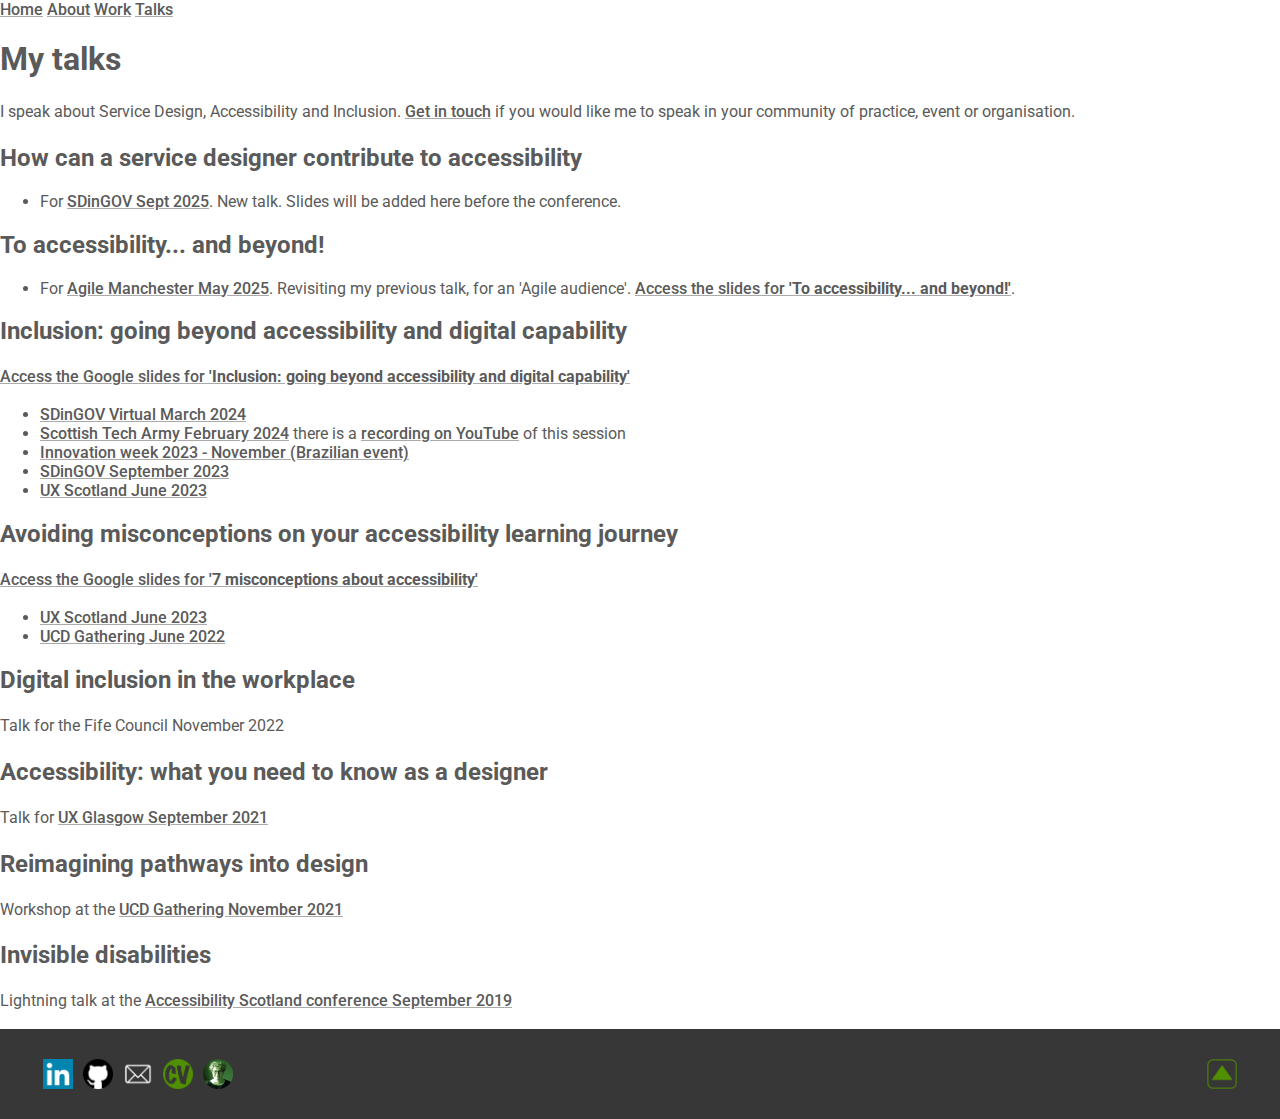
<file: talk.html>
<!DOCTYPE html>
<html lang=en>
  <head>
    <title>Talk - Stéphanie KRUS</title>

    <meta charset="utf-8">
    <meta http-equiv="X-UA-Compatible" content="IE=edge">
    <!-- Viewport mobile tag for sensible mobile support -->
    <meta name="viewport" content="width=device-width, initial-scale=1, maximum-scale=5">
    <!-- Name of web application (only should be used if the website is used as an app) -->
    <meta name="application-name" content="Stéphanie KRUS - Portfolio">
    <meta name="description" content="Portfolio - Stéphanie KRUS - Designer">
    <link rel="icon" href="assets/favicon.ico">

    <!--STYLES-->
    <link type="text/css" rel="stylesheet" href="https://fonts.googleapis.com/css?family=Roboto:300,400,500,700">
    <link rel="preconnect" href="https://fonts.googleapis.com">
    <link rel="preconnect" href="https://fonts.gstatic.com" crossorigin>
    <link href="https://fonts.googleapis.com/css2?family=Roboto+Condensed:wght@700&display=swap" rel="stylesheet">
    <link rel="stylesheet" href="assets/styles/myCss.css">
    <!--STYLES END-->
  </head>

  <body>

    <header>
      <nav>
        <a href="index.html">Home</a>
        <a href="about.html">About</a>
        <a href="work.html">Work</a>
        <a href="#" class="on-the-page">Talks</a>
    </nav>
    </header>

    <main>

    <h1 class="alt-h1">My talks</h1>
    <p>I speak about Service Design, Accessibility and Inclusion. <a href="mailto:french@chezleskrus.com?Subject=Portfolio%20-%20contact">Get in touch</a> if you would like me to speak in your community of practice, event or organisation.</p>

    <h2 class="small-h2">How can a service designer contribute to accessibility</h2>
    <ul>
    <li>For <a href="https://sdingov.net/">SDinGOV Sept 2025</a>. New talk. Slides will be added here before the conference.</li>
    </ul>

    <h2 class="small-h2">To accessibility... and beyond!</h2>
    <ul>
    <li>For <a href="https://agilemanchester.net/programme/accessibility-and-beyond">Agile Manchester May 2025</a>. Revisiting my previous talk, for an 'Agile audience'. 
            <a href="talk-to-accessibility-and-beyond.html">Access the slides for <strong>'To accessibility... and beyond!'</strong></a>.</li>
    </ul>
    <h2 class="small-h2">Inclusion: going beyond accessibility and digital capability</h2>
    <p><a href="https://docs.google.com/presentation/d/1gXl-YOxPZZYnJfqDAb3424gRmoCToN3ROHtyJqFh1Gg/edit?usp=sharing">Access the Google slides for <strong>'Inclusion: going beyond accessibility and digital capability'</strong></a></p>
    <ul>
    <li><a href="https://virtual.sdingov.net/programme/inclusion-going-beyond-accessibility-digital-capability">SDinGOV Virtual March 2024</a></li>
    <li><a href="https://www.linkedin.com/events/inclusion-goingbeyondaccessibil7162750206554394624/comments/">Scottish Tech Army February 2024</a> there is a <a href="https://youtu.be/CYWH8ROdztg?si=7N6ZoDRvSY2E6xkd">recording on YouTube</a> of this session</li>
    <li><a href="https://www.linkedin.com/feed/update/urn:li:activity:7120468585495310337/">Innovation week 2023 - November (Brazilian event)</a></li>
    <li><a href="https://govservicedesign.net/programme/inclusion-going-beyond-accessibility-digital-capability">SDinGOV September 2023</a></li>
    <li><a href="https://uxscotland.net/programme/inclusion-going-beyond-accessibility-and-digital-capability">UX Scotland June 2023</a></li>
    </ul>

    <h2 class="small-h2">Avoiding misconceptions on your accessibility learning journey</h2>
    <p><a href="https://docs.google.com/presentation/d/1la3_wpqicC-HgGFs1V3hfVtLIQC5-UqYMGVzSggR0_0/edit?usp=sharing">Access the Google slides for <strong>'7 misconceptions about accessibility'</strong></a></p>
    <ul>
    <li><a href="https://uxscotland.net/programme/7-misconceptions-about-accessibility">UX Scotland June 2023</a></li>
    <li><a href="https://www.ucdgathering.net/programme/avoiding-misconceptions-your-accessibility-learning-journey">UCD Gathering June 2022</a></li>
    </ul>

    <h2 class="small-h2">Digital inclusion in the workplace</h2>
    <p>Talk for the Fife Council November 2022</a></p>
    <h2 class="small-h2">Accessibility: what you need to know as a designer</h2>
    <p>Talk for <a href="https://uxglasgow.co.uk/events/accessibility-what-you-need-to-know">UX Glasgow September 2021</a></p>
    <h2 class="small-h2">Reimagining pathways into design</h2>
    <p>Workshop at the <a href="https://www.ucdgathering.net/programme/reimagining-pathways-design">UCD Gathering November 2021</a></p>
    <h2 class="small-h2">Invisible disabilities</h2>
    <p>Lightning talk at the <a href="https://accessibility.scot/">Accessibility Scotland conference September 2019</a></p>
  
    </main>
      
    <footer>  
      <a href="https://www.linkedin.com/in/stephanie-krus/"><img class="icon" src="assets/images/icons/linkedIn-icon.jpg" alt="go to my LinkedIn profile"/></a>
      <a href="https://github.com/stephanie-K"><img class="icon" src="assets/images/icons/github-icon.png" alt="go to my Github account"/></a>
      
      <a href="mailto:french@chezleskrus.com"><img class="icon" src="assets/images/icons/email-icon-white.png" alt="send me an email"/></a>
      <a href="assets/CV-S-Krus-Fev25.pdf" download="CV-S-KRUS.pdf" target="_blank" rel="noopener"><img class="icon" src="assets/images/icons/CV-icon.png" alt="download my CV as a PDF file"/></a>
      <a href="https://blog.chezleskrus.com/"><img class="icon" src="assets/images/icons/blog.png" alt="go to my blog"/></a>
      <a href="#" class="to-right"><img class="icon" src="assets/images/icons/up-arrow-icon-green.png" alt="go back to the top"/></a>
  </footer>

  </body>
</html>
</file>
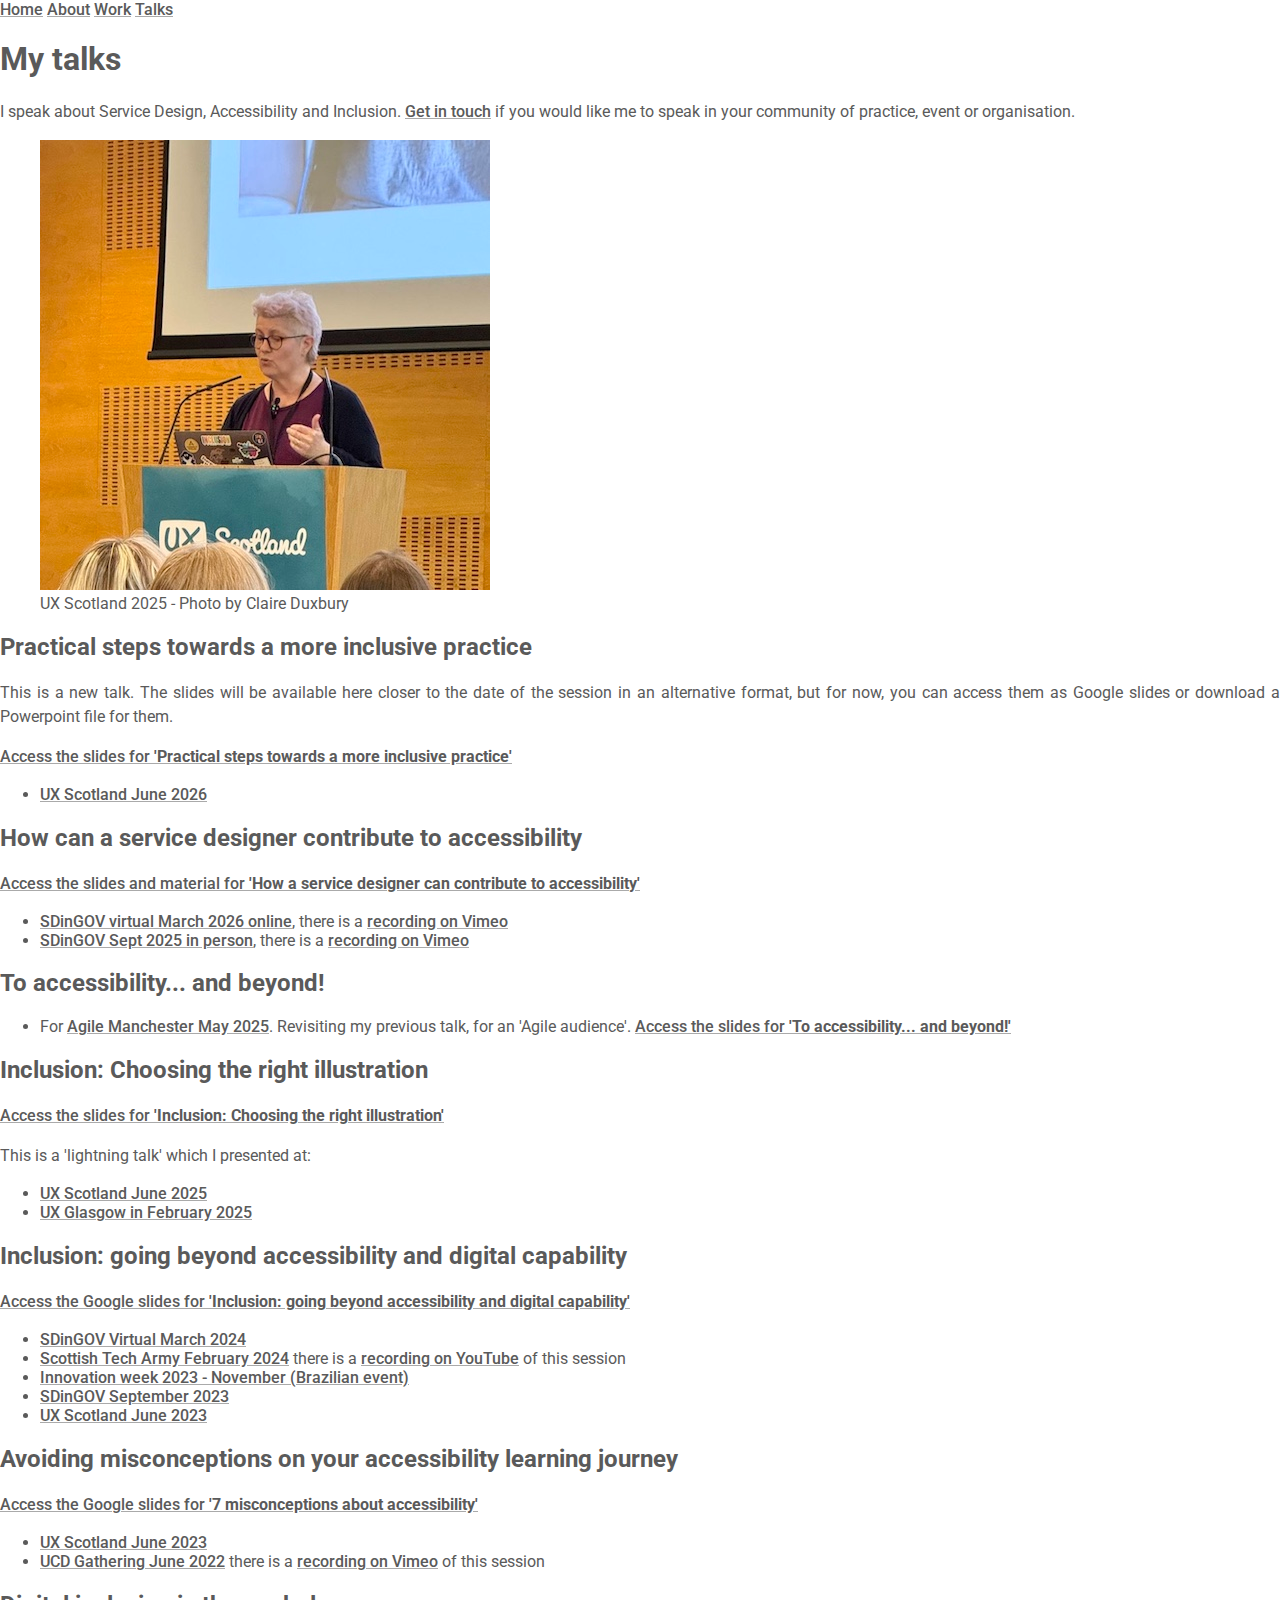
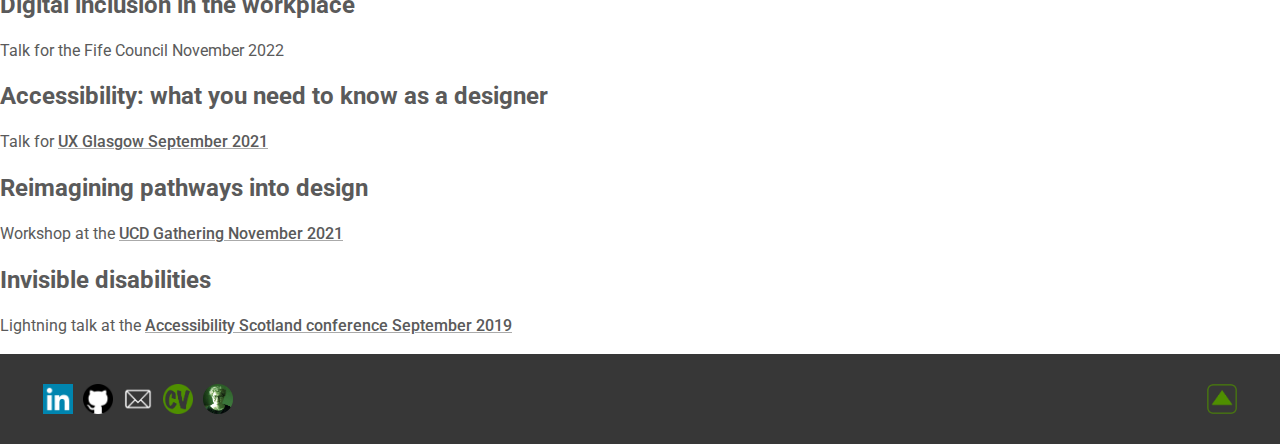
<file: talks.html>
<!DOCTYPE html>
<html lang=en>
  <head>
    <title>Talks - Stéphanie KRUS</title>

    <meta charset="utf-8">
    <meta http-equiv="X-UA-Compatible" content="IE=edge">
    <!-- Viewport mobile tag for sensible mobile support -->
    <meta name="viewport" content="width=device-width, initial-scale=1, maximum-scale=5">
    <!-- Name of web application (only should be used if the website is used as an app) -->
    <meta name="application-name" content="Stéphanie KRUS - Portfolio">
    <meta name="description" content="Portfolio - Stéphanie KRUS - Designer">
    <link rel="icon" href="assets/favicon.ico">

    <!--STYLES-->
    <link type="text/css" rel="stylesheet" href="https://fonts.googleapis.com/css?family=Roboto:300,400,500,700">
    <link rel="preconnect" href="https://fonts.googleapis.com">
    <link rel="preconnect" href="https://fonts.gstatic.com" crossorigin>
    <link href="https://fonts.googleapis.com/css2?family=Roboto+Condensed:wght@700&display=swap" rel="stylesheet">
    <link rel="stylesheet" href="assets/styles/myCss.css">
    <!--STYLES END-->
  </head>

  <body>

    <header>
      <nav>
        <a href="index.html">Home</a>
        <a href="about.html">About</a>
        <a href="work.html">Work</a>
        <a href="#" class="on-the-page">Talks</a>
    </nav>
    </header>

    <main>

    <h1 class="alt-h1">My talks</h1>
    <p>I speak about Service Design, Accessibility and Inclusion. <a href="mailto:stephanie.krus@proton.me?Subject=Portfolio%20-%20contact">Get in touch</a> if you would like me to speak in your community of practice, event or organisation.</p>

    <p><figure>
      <img src="assets/images/UX-Scotland-2025.jpeg" alt="Me, Stephanie, standing behind a wood lectern with a poster of the UX Scotland logo. I'm looking at my notes on my laptop">
      <figcaption>UX Scotland 2025 - Photo by Claire Duxbury</figcaption>
      </figure>
    </p>


    <h2 class="small-h2">Practical steps towards a more inclusive practice</h2>
    <p>This is a new talk. The slides will be available here closer to the date of the session in an alternative format, but for now, you can access them as Google slides or download a Powerpoint file for them.</p>
    <p><a href="talk-practical-steps-more-inclusive-practice.html">Access the slides for <strong>'Practical steps towards a more inclusive practice'</strong></a></p>
    <ul>
    <li><a href="https://uxscotland.net/">UX Scotland June 2026</a></li>
    </ul>

    <h2 class="small-h2">How can a service designer contribute to accessibility</h2>
    <p><a href="talk-how-SDers-contribute-to-a11y.html">Access the slides and material for <strong>'How a service designer can contribute to accessibility'</strong></a></p>
    <ul>
    <li><a href="https://virtual.sdingov.net/programme/how-service-designer-can-contribute-accessibility">SDinGOV virtual March 2026 online</a>, there is a <a href="https://vimeo.com/1172567546/d06ca2ec76?share=copy">recording on Vimeo</a></li>
    <li><a href="https://sdingov.net/programme/how-can-service-designer-contribute-accessibility">SDinGOV Sept 2025 in person</a>, there is a <a href="https://vimeo.com/showcase/12030663/video/1133158175/7b3814fb48">recording on Vimeo</a></li>
    </ul>

    <h2 class="small-h2">To accessibility... and beyond!</h2>
    <ul>
    <li>For <a href="https://agilemanchester.net/programme/accessibility-and-beyond">Agile Manchester May 2025</a>. Revisiting my previous talk, for an 'Agile audience'. 
      <a href="talk-to-accessibility-and-beyond.html">Access the slides for <strong>'To accessibility... and beyond!'</strong></a></li>
    </ul>


    <h2 class="small-h2">Inclusion: Choosing the right illustration</h2>
    <p> <a href="talk-inclusion-choosing-the-right-illustration.html">Access the slides for <strong>'Inclusion: Choosing the right illustration'</strong></a></p>
    <p>This is a 'lightning talk' which I presented at:</p>
    <ul>
      <li><a href="https://uxscotland.net/programme-2025">UX Scotland June 2025</a></li>
      <li><a href="https://uxglasgow.co.uk/events/lightning-talks-data-mining-and-accessible-data-platforms">UX Glasgow in February 2025</a></li>
    </ul>

    <h2 class="small-h2">Inclusion: going beyond accessibility and digital capability</h2>
    <p><a href="https://docs.google.com/presentation/d/1gXl-YOxPZZYnJfqDAb3424gRmoCToN3ROHtyJqFh1Gg/edit?usp=sharing">Access the Google slides for <strong>'Inclusion: going beyond accessibility and digital capability'</strong></a></p>
    <ul>
    <li><a href="https://virtual.sdingov.net/programme/inclusion-going-beyond-accessibility-digital-capability">SDinGOV Virtual March 2024</a></li>
    <li><a href="https://www.linkedin.com/events/inclusion-goingbeyondaccessibil7162750206554394624/comments/">Scottish Tech Army February 2024</a> there is a <a href="https://youtu.be/CYWH8ROdztg?si=7N6ZoDRvSY2E6xkd">recording on YouTube</a> of this session</li>
    <li><a href="https://www.linkedin.com/feed/update/urn:li:activity:7120468585495310337/">Innovation week 2023 - November (Brazilian event)</a></li>
    <li><a href="https://govservicedesign.net/programme/inclusion-going-beyond-accessibility-digital-capability">SDinGOV September 2023</a></li>
    <li><a href="https://uxscotland.net/programme/inclusion-going-beyond-accessibility-and-digital-capability">UX Scotland June 2023</a></li>
    </ul>

    <h2 class="small-h2">Avoiding misconceptions on your accessibility learning journey</h2>
    <p><a href="https://docs.google.com/presentation/d/1la3_wpqicC-HgGFs1V3hfVtLIQC5-UqYMGVzSggR0_0/edit?usp=sharing">Access the Google slides for <strong>'7 misconceptions about accessibility'</strong></a></p>
    <ul>
    <li><a href="https://uxscotland.net/programme/7-misconceptions-about-accessibility">UX Scotland June 2023</a></li>
    <li><a href="https://www.ucdgathering.net/programme/avoiding-misconceptions-your-accessibility-learning-journey">UCD Gathering June 2022</a> there is a <a href="https://vimeo.com/718341249?share=copy&fl=cl&fe=ci">recording on Vimeo</a> of this session</li>
    </ul>

    <h2 class="small-h2">Digital inclusion in the workplace</h2>
    <p>Talk for the Fife Council November 2022</p>
    <h2 class="small-h2">Accessibility: what you need to know as a designer</h2>
    <p>Talk for <a href="https://uxglasgow.co.uk/events/accessibility-what-you-need-to-know">UX Glasgow September 2021</a></p>
    <h2 class="small-h2">Reimagining pathways into design</h2>
    <p>Workshop at the <a href="https://www.ucdgathering.net/programme/reimagining-pathways-design">UCD Gathering November 2021</a></p>
    <h2 class="small-h2">Invisible disabilities</h2>
    <p>Lightning talk at the <a href="https://accessibility.scot/">Accessibility Scotland conference September 2019</a></p>
  
    </main>
      
    <footer>  
      <a href="https://www.linkedin.com/in/stephanie-krus/"><img class="icon" src="assets/images/icons/linkedIn-icon.jpg" alt="go to my LinkedIn profile"></a>
      <a href="https://github.com/stephanie-K"><img class="icon" src="assets/images/icons/github-icon.png" alt="go to my Github account"></a>
      
      <a href="mailto:stephanie.krus@proton.me"><img class="icon" src="assets/images/icons/email-icon-white.png" alt="send me an email"></a>
      <a href="assets/CV-S-Krus-Oct25.pdf" download="CV-S-KRUS.pdf" target="_blank" rel="noopener"><img class="icon" src="assets/images/icons/CV-icon.png" alt="download my CV as a PDF file"></a>
      <a href="https://blog.chezleskrus.com/"><img class="icon" src="assets/images/icons/blog.png" alt="go to my blog"></a>
      <a href="#" class="to-right"><img class="icon" src="assets/images/icons/up-arrow-icon-green.png" alt="go back to the top"></a>
  </footer>

  </body>
</html>
</file>
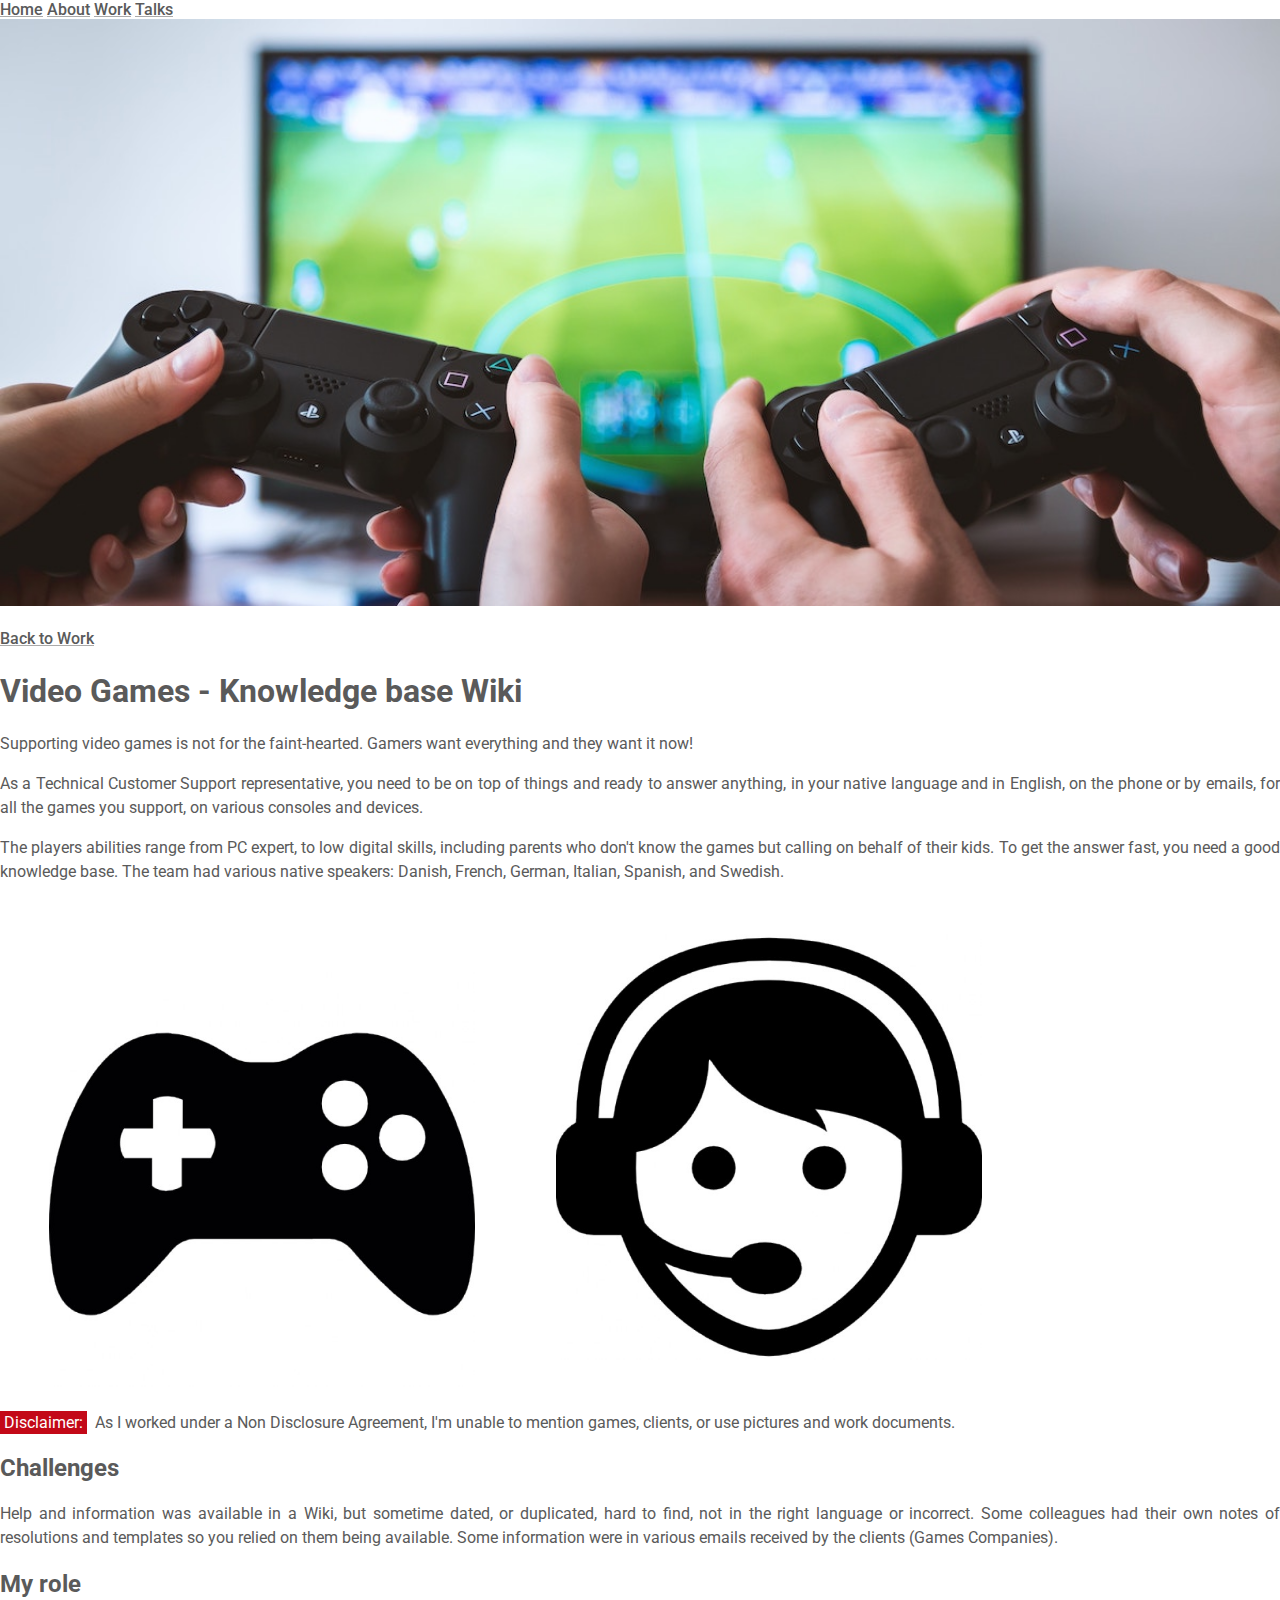
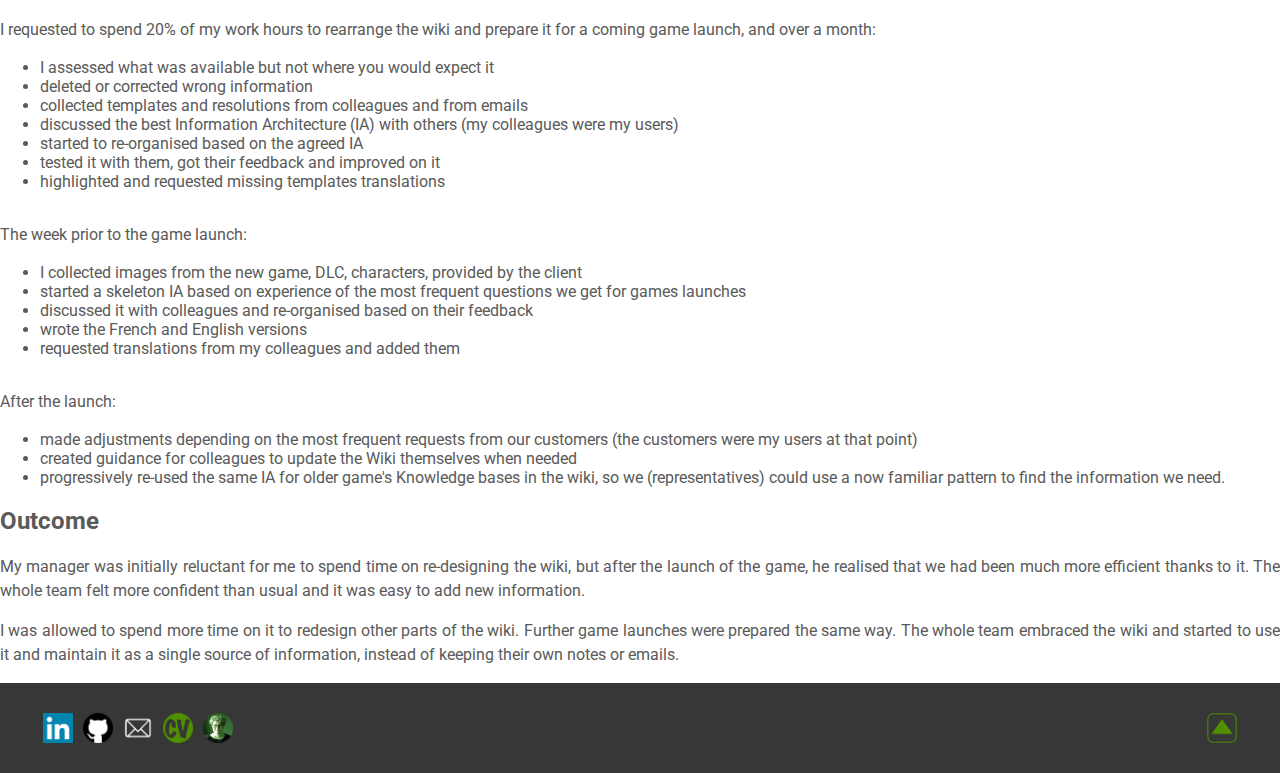
<file: video-game.html>
<!DOCTYPE html>
<html lang=en>
  <head>
    <title>Video games support - Stéphanie KRUS</title>

    <meta charset="utf-8">
    <meta http-equiv="X-UA-Compatible" content="IE=edge">
    <!-- Viewport mobile tag for sensible mobile support -->
    <meta name="viewport" content="width=device-width, initial-scale=1, maximum-scale=5">
    <!-- Name of web application (only should be used if the website is used as an app) -->
    <meta name="application-name" content="Stéphanie KRUS - Portfolio">
    <meta name="description" content="Portfolio - Stéphanie KRUS - Designer">
    <link rel="icon" href="assets/favicon.ico">

    <!--STYLES-->
    <link rel="stylesheet" href="assets/styles/myCss.css">
    <link type="text/css" rel="stylesheet" href="https://fonts.googleapis.com/css?family=Roboto:300,400,500,700">
    <!--STYLES END-->
  </head>

  <body>

    <header>
        <nav>
          <a href="index.html">Home</a>
          <a href="about.html">About</a>
          <a href="work.html">Work</a>
          <a href="talks.html">Talks</a>
        </nav>
        <img class="hero-img" src="assets/images/hero-gaming-1.jpg" alt="video game. illustration." title="Photo by JESHOOTS.COM on Unsplash">
    </header>


    <main>
        <p><a href="work.html" class="big-link">Back to Work</a></p>
        <h1 class="alt-h1">Video Games - Knowledge base Wiki</h1>
        <p>Supporting video games is not for the faint-hearted. Gamers want everything and they want it now!</p>
        <p>As a Technical Customer Support representative, you need to be on top of things and ready to answer anything, in your native language and in English, on the phone or by emails, for all the games you support, on various consoles and devices.</p>
        <p>The players abilities range from PC expert, to low digital skills, including parents who don't know the games but calling on behalf of their kids. To get the answer fast, you need a good knowledge base. The team had various native speakers:  Danish, French, German, Italian, Spanish, and Swedish.</p>
        <p>
            <img class="icon-big" src="assets/images/joystick.png" alt="Joystick. icon.">
            <img class="icon-big" src="assets/images/customer-support.png" alt="Customer support operator. icon.">
        </p>
        <p><span class="warning">Disclaimer:</span>As I worked under a Non Disclosure Agreement, I'm unable to mention games, clients, or use pictures and work documents.</p>

        <h2>Challenges</h2>
        <p>Help and information was available in a Wiki, but sometime dated, or duplicated, hard to find, not in the right language or incorrect. Some colleagues had their own notes of resolutions and templates so you relied on them being available. Some information were in various emails received by the clients (Games Companies).</p>


        <h2>My role</h2>
        <p>I requested to spend 20% of my work hours to rearrange the wiki and prepare it for a coming game launch, and over a month:</p>
        <ul>
          <li>I assessed what was available but not where you would expect it</li>
          <li>deleted or corrected wrong information</li>
          <li>collected templates and resolutions from colleagues and from emails</li>
          <li>discussed the best Information Architecture (IA) with others (my colleagues were my users)</li>
          <li>started to re-organised based on the agreed IA</li>
          <li>tested it with them, got their feedback and improved on it</li>
          <li>highlighted and requested missing templates translations</li>  
        </ul>
        
        <p class="margin-top-2">The week prior to the game launch:</p>
        <ul>
            <li>I collected images from the new game, DLC, characters, provided by the client</li>
            <li>started a skeleton IA based on experience of the most frequent questions we get for games launches</li>
            <li>discussed it with colleagues and re-organised based on their feedback</li>
            <li>wrote the French and English versions</li>
            <li>requested translations from my colleagues and added them</li>
        </ul>

        <p class="margin-top-2">After the launch:</p>
        <ul>
          <li>made adjustments depending on the most frequent requests from our customers (the customers were my users at that point)</li>
          <li>created guidance for colleagues to update the Wiki themselves when needed</li>
          <li>progressively re-used the same IA for older game's Knowledge bases in the wiki, so we (representatives) could use a now familiar pattern to find the information we need.</li>
        </ul>

        <h2>Outcome</h2>
        <p>My manager was initially reluctant for me to spend time on re-designing the wiki, but after the launch of the game, he realised that we had been much more efficient thanks to it. The whole team felt more confident than usual and it was easy to add new information.</p>
        <p>I was allowed to spend more time on it to redesign other parts of the wiki. Further game launches were prepared the same way. The whole team embraced the wiki and started to use it and maintain it as a single source of information, instead of keeping their own notes or emails.</p>
    
    </main>
    
    <footer>  
      <a href="https://www.linkedin.com/in/stephanie-krus/"><img class="icon" src="assets/images/icons/linkedIn-icon.jpg" alt="go to my LinkedIn profile"></a>
      <a href="https://github.com/stephanie-K"><img class="icon" src="assets/images/icons/github-icon.png" alt="go to my Github account"></a>
      
      <a href="mailto:stephanie.krus@proton.me"><img class="icon" src="assets/images/icons/email-icon-white.png" alt="send me an email"></a>
      <a href="assets/CV-S-Krus-Oct25.pdf" download="CV-S-KRUS.pdf" target="_blank" rel="noopener"><img class="icon" src="assets/images/icons/CV-icon.png" alt="download my CV as a PDF file"></a>
      <a href="https://blog.chezleskrus.com/"><img class="icon" src="assets/images/icons/blog.png" alt="go to my blog"></a>
      <a href="#" class="to-right"><img class="icon" src="assets/images/icons/up-arrow-icon-green.png" alt="go back to the top"></a>
  </footer>

  </body>
</html>
</file>
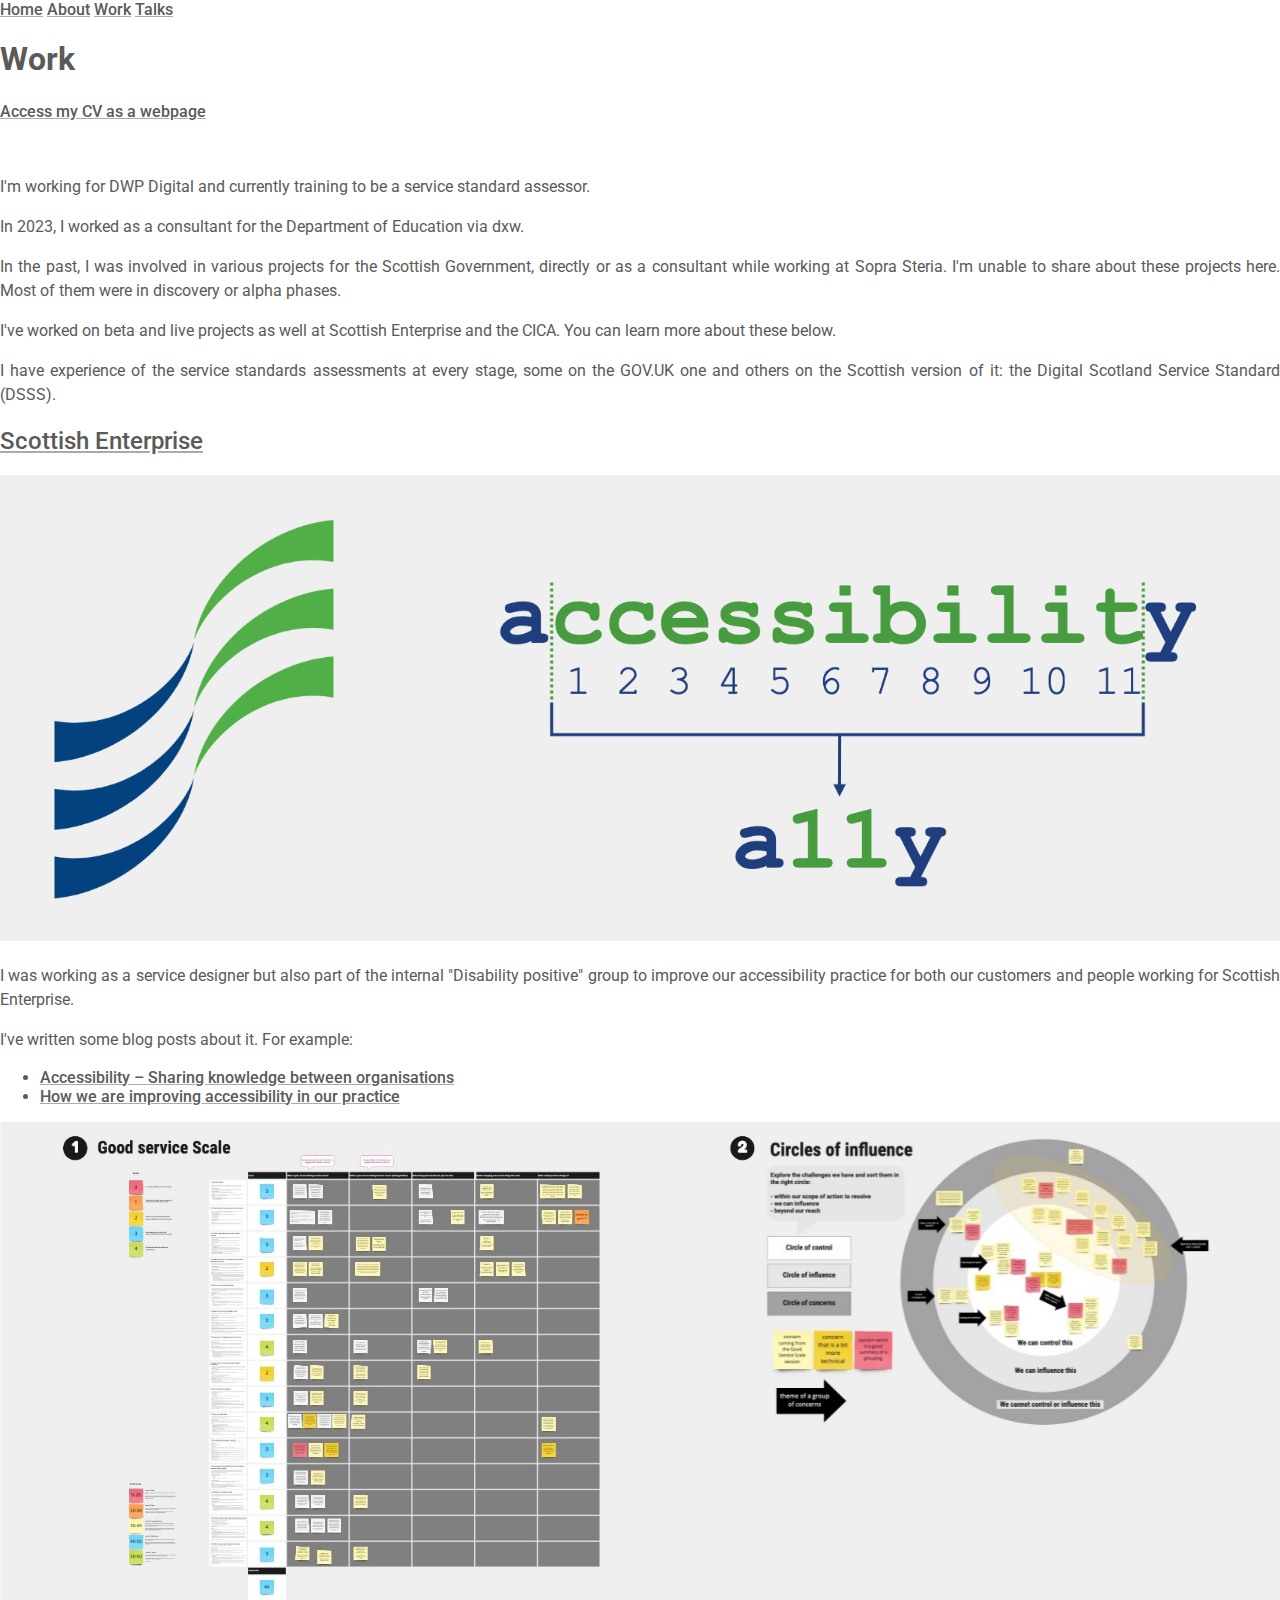
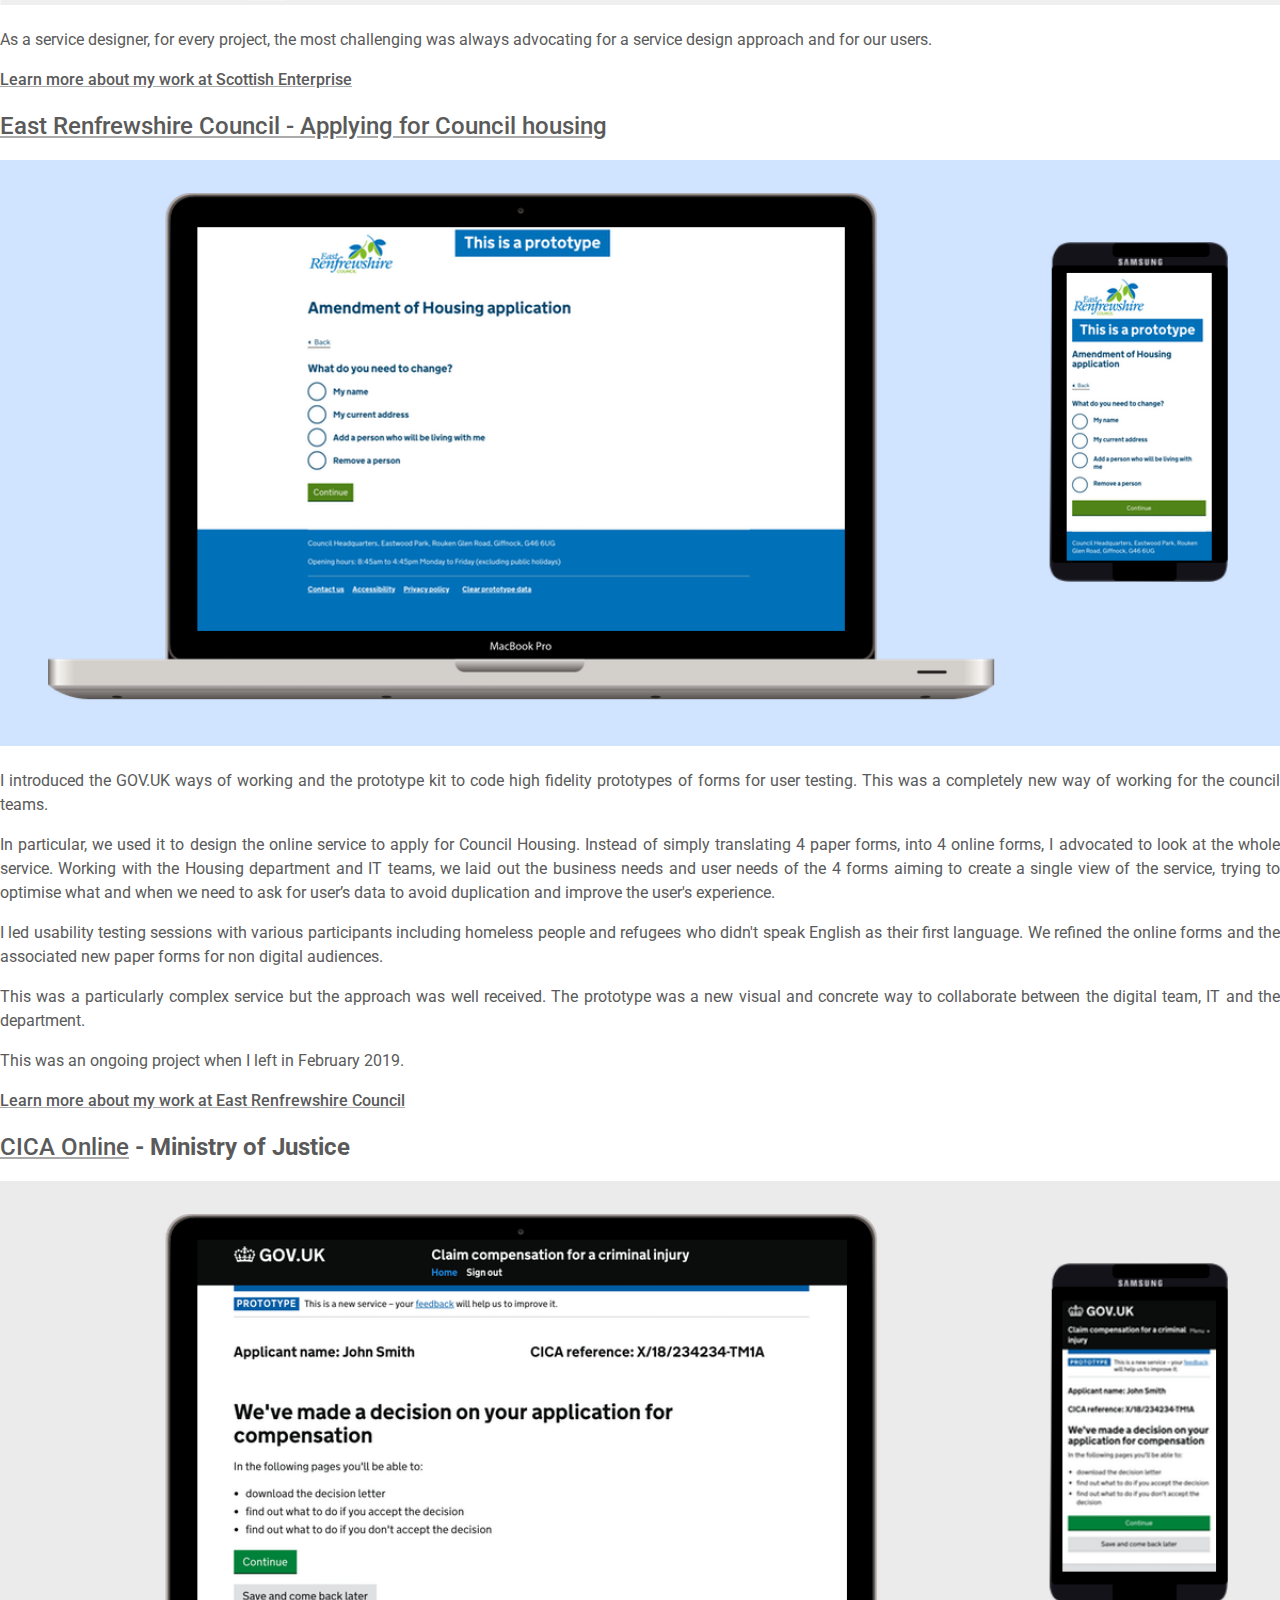
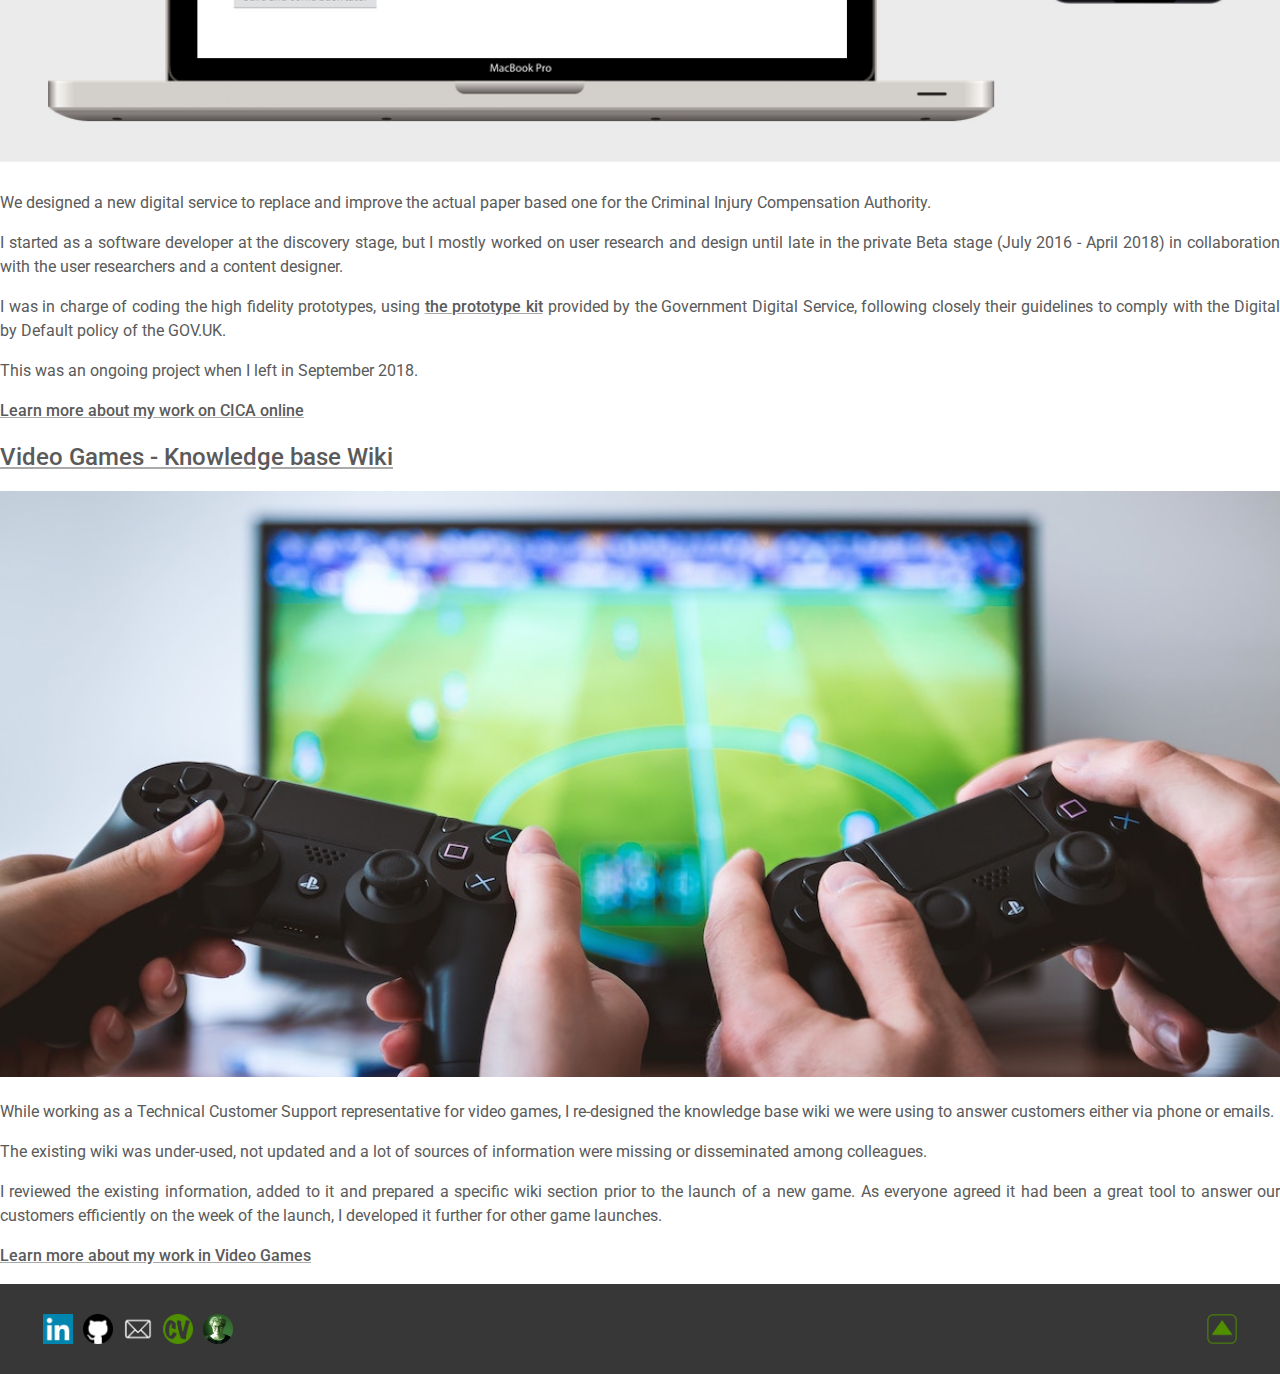
<file: work.html>
<!DOCTYPE html>
<html lang=en>
  <head>
    <title>Work - Stéphanie KRUS</title>

    <meta charset="utf-8">
    <meta http-equiv="X-UA-Compatible" content="IE=edge">
    <!-- Viewport mobile tag for sensible mobile support -->
    <meta name="viewport" content="width=device-width, initial-scale=1, maximum-scale=5">
    <!-- Name of web application (only should be used if the website is used as an app) -->
    <meta name="application-name" content="Stéphanie KRUS - Portfolio">
    <meta name="description" content="Portfolio - Stéphanie KRUS - Designer">
    <link rel="icon" href="assets/favicon.ico">

    <!--STYLES-->
    <link rel="stylesheet" href="assets/styles/myCss.css">
    <link type="text/css" rel="stylesheet" href="https://fonts.googleapis.com/css?family=Roboto:300,400,500,700">
    <!--STYLES END-->
  </head>

  <body>

    <header>
      <nav>
        <a href="index.html">Home</a>
        <a href="about.html">About</a>
        <a href="#" class="on-the-page">Work</a>
        <a href="talks.html">Talks</a>
    </nav>
    </header>

    <main>
        <h1>Work</h1>

        <p><a href="cv.html">Access my CV as a webpage</a></p>
        <br>
        <p>I'm working for DWP Digital and currently training to be a service standard assessor.</p>
        <p>In 2023, I worked as a consultant for the Department of Education via dxw.</p> 
        <p>In the past, I was involved in various projects for the Scottish Government, directly or as a consultant while working at Sopra Steria. I'm unable to share about these projects here. Most of them were in discovery or alpha phases.</p>
        <p>I've worked on beta and live projects as well at Scottish Enterprise and the CICA. You can learn more about these below.</p>
        <p>I have experience of the service standards assessments at every stage, some on the GOV.UK one and others on the Scottish version of it: the Digital Scotland Service Standard (DSSS).</p>

        <h2 class="alt-h2"><a class="invisible-link" href="se.html">Scottish Enterprise</a></h2>
        <p><img class="img-full-width" src="assets/images/hero-a11y-for-SE-grey2.png" alt="diagram using the Scottish Enterprise brand colour to explain why A11Y is short for accessibility ."></p>
        <p>I was working as a service designer but also part of the internal "Disability positive" group to improve our accessibility practice for both our customers and people working for Scottish Enterprise.</p>
        <p>I've written some blog posts about it. For example:</p>
        <ul>
          <li><a href="https://design.scotentblog.co.uk/accessibility-sharing-knowledge-between-organisations/">Accessibility – Sharing knowledge between organisations</a></li>
          <li><a href="https://design.scotentblog.co.uk/how-we-are-improving-accessibility-in-our-practice/">How we are improving accessibility in our practice</a></li>
        </ul>
        <p>        <img class="img-full-width" src="assets/images/hero-se.jpg" alt="visuals of work - good service scale example first and circles of influence next"></p>
        <p>As a service designer, for every project, the most challenging was always advocating for a service design approach and for our users.</p>
        <p><a href="se.html" class="big-link">Learn more about my work at Scottish Enterprise</a></p>
    
        <h2 class="alt-h2"><a class="invisible-link" href="erc.html">East Renfrewshire Council - Applying for Council housing</a></h2>
        <p><img class="img-full-width" src="assets/images/hero-erc.png" alt="screenshot from a prototype for an East Renfrewshire form"></p>
        
        <p>I introduced the GOV.UK ways of working and the prototype kit to code high fidelity prototypes of forms for user testing. This was a completely new way of working for the council teams.</p>
        <p>In particular, we used it to design the online service to apply for Council Housing. Instead of simply translating 4 paper forms, into 4 online forms, I advocated to look at the whole service. Working with the Housing department and IT teams, we laid out the business needs and user needs of the 4 forms aiming to create a single view of the service, trying to optimise what and when we need to ask for user’s data to avoid duplication and improve the user's experience.</p>
        <p>I led usability testing sessions with various participants including homeless people and refugees who didn't speak English as their first language. We refined the online forms and the associated new paper forms for non digital audiences.</p>
        <p>This was a particularly complex service but the approach was well received. The prototype was a new visual and concrete way to collaborate between the digital team, IT and the department. </p>
        <p>This was an ongoing project when I left in February 2019.</p>
        <p><a href="erc.html" class="big-link">Learn more about my work at East Renfrewshire Council</a></p>

        <h2 class="alt-h2"><a class="invisible-link" href="cica.html">CICA Online</a> - Ministry of Justice</h2>
        <p><img class="img-full-width" src="assets/images/hero-cica-2.png" alt="Prototype screens of CICA online."></p>
        <p>We designed a new digital service to replace and improve the actual paper based one for the Criminal Injury Compensation Authority.</p>
        <p>I started as a software developer at the discovery stage, but I mostly worked on user research and design until late in the private Beta stage (July 2016 - April 2018) in collaboration with the user researchers and a content designer.</p>
        <p>I was in charge of coding the high fidelity prototypes, using <a href="https://govuk-prototype-kit.herokuapp.com/docs">the prototype kit</a> provided by the Government Digital Service, following closely their guidelines to comply with the Digital by Default policy of the GOV.UK.</p>
        <p>This was an ongoing project when I left in September 2018.</p>
        <p><a href="cica.html" class="big-link">Learn more about my work on CICA online</a></p>


        <h2 class="alt-h2" id="gaming-content"><a class="invisible-link" href="video-game.html" >Video Games - Knowledge base Wiki</a></h2>
        <p><img class="img-full-width" src="assets/images/hero-gaming-1.jpg" alt="illustration of a video game." title="Photo by JESHOOTS.COM on Unsplash"></p>     
        <p>While working as a Technical Customer Support representative for video games, I re-designed the knowledge base wiki we were using to answer customers either via phone or emails.</p>
        <p>The existing wiki was under-used, not updated and a lot of sources of information were missing or disseminated among colleagues.</p>
        <p>I reviewed the existing information, added to it and prepared a specific wiki section prior to the launch of a new game. As everyone agreed it had been a great tool to answer our customers efficiently on the week of the launch, I developed it further for other game launches.</p>
        <p><a href="video-game.html" class="big-link">Learn more about my work in Video Games</a></p>
        
    </main>
    
    <footer>  
      <a href="https://www.linkedin.com/in/stephanie-krus/"><img class="icon" src="assets/images/icons/linkedIn-icon.jpg" alt="go to my LinkedIn profile"></a>
      <a href="https://github.com/stephanie-K"><img class="icon" src="assets/images/icons/github-icon.png" alt="go to my Github account"></a>
      
      <a href="mailto:french@chezleskrus.com"><img class="icon" src="assets/images/icons/email-icon-white.png" alt="send me an email"></a>
      <a href="assets/CV-S-Krus-Oct25.pdf" download="CV-S-KRUS.pdf" target="_blank" rel="noopener"><img class="icon" src="assets/images/icons/CV-icon.png" alt="download my CV as a PDF file"></a>
      <a href="https://blog.chezleskrus.com/"><img class="icon" src="assets/images/icons/blog.png" alt="go to my blog"></a>
      <a href="#" class="to-right"><img class="icon" src="assets/images/icons/up-arrow-icon-green.png" alt="go back to the top"></a>
  </footer>

  </body>
</html>
</file>
<file: assets/styles/myCss.css>
/*  all my CSS here */
html {
  position: relative; }

body {
  margin: 0;
  font-family: Roboto,Helvetica,Arial,sans-serif;
  /* Roboto Condensed for titles */
  font-size: 16px;
  color: #5a5a5a;
  min-height: 100%;
  position: relative; }

a {
  color: #5a5a5a;
  font-weight: 500;
  text-decoration: underline #aaaaaa; }

p {
  padding-top: 0;
  padding-bottom: 0;
  font-size: 16px;
  text-align: justify;
  line-height: 1.5;
  font-weight: 400; }

.lead {
  padding-top: 4em;
  font-weight: 600;
  font-size: 18px; }

/* for very small screen */
@media only screen and (max-width: 313px) {
  p, ul {
    font-size: 14px; }

  .cv-contact {
    width: 300px; } }
/* ----------------------------------------------  Banner  ---------------------------------------------- */
.banner {
  position: fixed;
  z-index: 1;
  /* so the body content scrolls under the sticky banner + navbar */
  top: 0;
  height: 90px;
  background-color: #4f8f00;
  width: 100%;
  /* on small screen */ }
  .banner img {
    display: none; }
  .banner h1, .banner h2 {
    font-size: 18px;
    padding-top: 5px;
    padding-bottom: 0;
    text-align: center; }
  .banner h1 {
    text-transform: uppercase;
    font-family: 'Roboto Condensed', Helvetica, Arial, sans-serif;
    color: #373737;
    font-weight: 800; }
  .banner h2 {
    color: #eeeeee;
    font-weight: 400; }
  @media only screen and (min-width: 360px) {
    .banner h1, .banner h2 {
      margin: 5px 0;
      padding: 10px 0 0 120px;
      font-size: 18px;
      text-align: left; }
    .banner img {
      float: left;
      display: block;
      margin-top: 10px;
      margin-left: 15px;
      height: 80px;
      width: 80px; } }
  @media only screen and (min-width: 490px) {
    .banner {
      height: 150px; }
      .banner h1, .banner h2 {
        margin: 15px 0;
        padding-left: 200px;
        font-size: 22px; }
      .banner img {
        margin-top: 15px;
        height: 130px;
        width: 130px; } }

/* ----------------------------------------------  Navbar  ---------------------------------------------- */
.navbar {
  position: fixed;
  z-index: 1;
  /* so the body content scrolls under the sticky banner + navbar */
  width: 100%;
  top: 90px;
  height: 40px;
  background-color: #e3e3e3;
  border-bottom: solid 4px #e3e3e3; }
  .navbar a {
    float: left;
    display: block;
    text-align: center;
    color: #373737;
    font-weight: 400;
    text-decoration: none;
    height: 16px;
    padding: 12px 20px;
    /* for very small screen */ }
    @media only screen and (max-width: 313px) {
      .navbar a {
        padding: 12px 10px; } }
    @media only screen and (min-width: 490px) {
      .navbar a {
        font-size: 20px;
        height: 20px;
        padding: 10px 30px; } }
  .navbar a:hover {
    border-bottom: solid 4px #4f8f00; }
  .navbar .on-the-page {
    color: #4f8f00;
    font-weight: 500; }
  @media only screen and (min-width: 490px) {
    .navbar {
      top: 150px; } }

/* ----------------------------------------------  Body of a page  ---------------------------------------------- */
.body-content {
  position: relative;
  margin-top: 131px;
  /* size of banner  + navbar */
  margin-bottom: 40px;
  /* to leave some room above the footer */ }
  @media only screen and (min-width: 490px) {
    .body-content {
      margin-top: 193px;
      font-size: 18px; } }
  .body-content a:hover {
    color: #4f8f00; }
  .body-content p, .body-content h1, .body-content h2, .body-content ul {
    margin-left: auto;
    margin-right: auto;
    max-width: 740px;
    padding-left: 30px;
    padding-right: 30px;
    text-align: left; }
  .body-content h1, .body-content h2 {
    font-size: 22px;
    padding-top: 2em;
    color: #4f8f00; }
    @media only screen and (min-width: 490px) {
      .body-content h1, .body-content h2 {
        font-size: 26px; } }
  @media only screen and (min-width: 490px) {
    .body-content p {
      font-size: 18px; } }
  .body-content ul {
    line-height: 1.5;
    padding-left: 60px; }
    @media only screen and (min-width: 768px) {
      .body-content ul {
        padding-left: 90px; } }
    @media only screen and (min-width: 992px) {
      .body-content ul {
        padding-left: 120px; } }
  .body-content .icon {
    vertical-align: top;
    height: 40px;
    padding: 5px 10px 5px 0; }
  .body-content .icon-big {
    vertical-align: top;
    height: 80px;
    padding: 5px 10px 5px 0; }
  .body-content .icon-very-big {
    vertical-align: top;
    height: 120px;
    padding: 5px 10px 5px 0; }
  .body-content ::selection {
    background: #cae0af;
    color: #1a1a1a; }

.hero-img {
  width: 100%;
  border-bottom: solid 1px #ffffff; }

.work {
  text-transform: uppercase;
  padding-top: 3em;
  color: #5a5a5a; }

/* ----------------------------------------------  For the CV  ---------------------------------------------- */
.cv {
  position: relative;
  margin-bottom: 40px;
  /* to leave some room above the footer */ }
  .cv p, .cv h1, .cv h2 {
    text-align: left; }
  .cv h1 {
    font-size: 22px;
    padding-top: 1.5em;
    color: #4f8f00; }
    @media only screen and (min-width: 490px) {
      .cv h1 {
        font-size: 26px; } }
  .cv h2 {
    font-size: 18px;
    padding-top: 0.5em;
    margin-bottom: 0;
    color: #1a1a1a;
    font-weight: 600; }
    @media only screen and (min-width: 490px) {
      .cv h2 {
        font-size: 20px; } }
  .cv p {
    font-size: 14px;
    margin: 0; }
    @media only screen and (min-width: 490px) {
      .cv p {
        font-size: 16px; } }
  .cv .icon {
    vertical-align: bottom;
    height: 30px;
    width: 30px; }
  .cv .cv-name {
    display: none;
    min-width: 400px;
    margin-left: 30px;
    margin-bottom: 40px; }
    .cv .cv-name h1 {
      font-size: 26px;
      margin-bottom: 0; }
      @media only screen and (min-width: 850px) {
        .cv .cv-name h1 {
          font-size: 30px; } }
    .cv .cv-name h2 {
      font-family: 'Roboto Bold Condensed','Roboto',Helvetica,Arial,sans-serif;
      font-size: 22px;
      margin-bottom: 0;
      font-weight: 700;
      margin: 0; }
      @media only screen and (min-width: 850px) {
        .cv .cv-name h2 {
          font-size: 26px; } }
    @media only screen and (min-width: 630px) {
      .cv .cv-name {
        display: block; } }
    @media only screen and (min-width: 850px) {
      .cv .cv-name {
        margin-left: 60px; } }
  .cv .cv-contact {
    margin: 20px;
    max-width: 1024px;
    padding: 10px 0 10px 20px;
    border-left: solid 2px #4f8f00;
    font-weight: 500; }
    .cv .cv-contact a:hover {
      color: #4f8f00; }
    .cv .cv-contact a.inverted {
      color: #4f8f00;
      text-decoration: none; }
    .cv .cv-contact a.inverted:hover {
      color: #5a5a5a; }
    .cv .cv-contact p {
      font-family: 'Roboto Bold Condensed','Roboto',Helvetica,Arial,sans-serif;
      font-size: 16px;
      font-weight: 700; }
      @media only screen and (min-width: 850px) {
        .cv .cv-contact p {
          font-size: 20px; } }
    @media only screen and (min-width: 630px) {
      .cv .cv-contact {
        float: right; } }
    @media only screen and (min-width: 850px) {
      .cv .cv-contact {
        margin: 40px; } }

.cv-banner {
  display: block; }
  @media only screen and (min-width: 630px) {
    .cv-banner {
      display: none; } }

.skills {
  margin: 0  0 30px 10px; }
  @media only screen and (max-width: 364px) {
    .skills {
      margin: 0 15px 30px 15px; } }
  @media only screen and (min-width: 365px) {
    .skills {
      float: left;
      width: 160px; } }
  @media only screen and (min-width: 490px) {
    .skills {
      width: 220px;
      margin: 0 0 40px 30px; } }
  @media only screen and (min-width: 850px) {
    .skills {
      width: 250px;
      margin: 0 0 40px 60px; } }

.education-work {
  max-width: 1024px;
  margin-right: 15px; }
  .education-work a {
    color: #4f8f00; }
  .education-work a:hover {
    color: #5a5a5a; }
  @media only screen and (max-width: 364px) {
    .education-work {
      margin: 0 15px 30px 15px; } }
  @media only screen and (min-width: 365px) {
    .education-work {
      padding-left: 175px; } }
  @media only screen and (min-width: 490px) {
    .education-work {
      margin-right: 30px;
      padding-left: 250px; } }
  @media only screen and (min-width: 850px) {
    .education-work {
      margin-right: 40px;
      padding-left: 310px; } }

p.date {
  font-family: 'Roboto Bold Condensed','Roboto',Helvetica,Arial,sans-serif;
  color: #888888;
  font-weight: 700; }

/* ----------------------------------------------  Footer  ---------------------------------------------- */
footer {
  height: 30px;
  padding: 20px 0 40px 20px;
  background-color: #373737;
  color: #ffffff; }
  footer .icon {
    height: 30px;
    width: 30px; }
  footer a {
    padding: 0 3px; }
  @media only screen and (min-width: 490px) {
    footer {
      padding: 30px 0 30px 40px; } }

.to-right {
  float: right;
  margin-right: 20px; }
  @media only screen and (min-width: 490px) {
    .to-right {
      margin-right: 40px; } }

.clearfix::after {
  content: "";
  clear: both;
  display: table; }

/* ----------------------------------------------  Helpers  ---------------------------------------------- */
.img-mobile-screen {
  height: 400px;
  padding-right: 40px; }

.img-one-quarter-width {
  width: 25%; }

.img-half-width {
  width: 50%; }

.img-three-quarters-width {
  width: 75%; }

.img-full-width {
  width: 100%; }

.button {
  color: #ffffff;
  text-transform: uppercase;
  background-color: #4f8f00;
  padding: 10px 12px;
  text-decoration: none; }
  .button ::selection {
    background: #ffffff;
    color: #5a5a5a; }

.button:hover {
  color: #4f8f00;
  background-color: #ffffff;
  padding: 8px 10px;
  border: solid 2px #4f8f00; }
  .button:hover ::selection {
    background: #ffffff;
    color: #5a5a5a; }

.warning {
  color: #ffffff;
  background-color: #C30918;
  padding: 2px 4px;
  font-weight: 400;
  margin-right: 8px; }

.margin-top-1 {
  margin-top: 1em; }

.margin-top-2 {
  margin-top: 2em; }

/*# sourceMappingURL=myCss.css.map */
</file>
